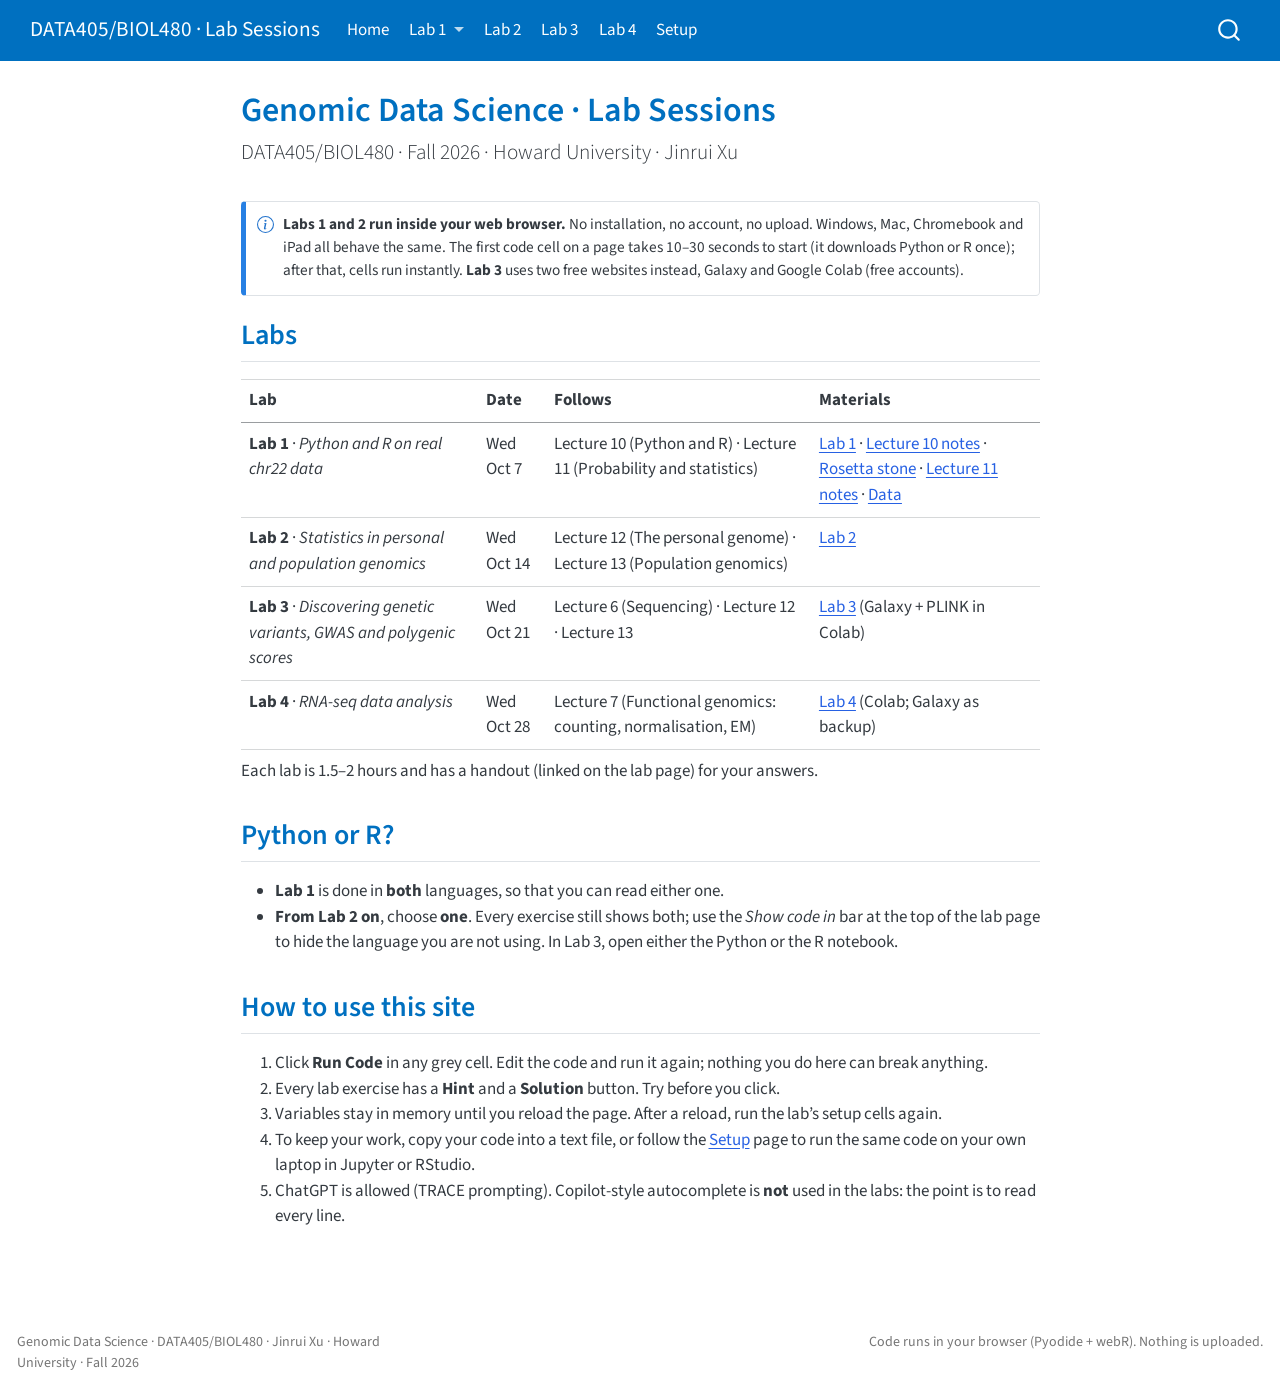
<file: docs/index.html>
<!DOCTYPE html>
<html xmlns="http://www.w3.org/1999/xhtml" lang="en" xml:lang="en"><head>

<meta charset="utf-8">
<meta name="generator" content="quarto-1.7.32">

<meta name="viewport" content="width=device-width, initial-scale=1.0, user-scalable=yes">


<title>Genomic Data Science · Lab Sessions – DATA405/BIOL480 · Lab Sessions</title>
<style>
code{white-space: pre-wrap;}
span.smallcaps{font-variant: small-caps;}
div.columns{display: flex; gap: min(4vw, 1.5em);}
div.column{flex: auto; overflow-x: auto;}
div.hanging-indent{margin-left: 1.5em; text-indent: -1.5em;}
ul.task-list{list-style: none;}
ul.task-list li input[type="checkbox"] {
  width: 0.8em;
  margin: 0 0.8em 0.2em -1em; /* quarto-specific, see https://github.com/quarto-dev/quarto-cli/issues/4556 */ 
  vertical-align: middle;
}
</style>


<script src="site_libs/quarto-nav/quarto-nav.js"></script>
<script src="site_libs/quarto-nav/headroom.min.js"></script>
<script src="site_libs/clipboard/clipboard.min.js"></script>
<script src="site_libs/quarto-search/autocomplete.umd.js"></script>
<script src="site_libs/quarto-search/fuse.min.js"></script>
<script src="site_libs/quarto-search/quarto-search.js"></script>
<meta name="quarto:offset" content="./">
<script src="site_libs/quarto-html/quarto.js" type="module"></script>
<script src="site_libs/quarto-html/tabsets/tabsets.js" type="module"></script>
<script src="site_libs/quarto-html/popper.min.js"></script>
<script src="site_libs/quarto-html/tippy.umd.min.js"></script>
<script src="site_libs/quarto-html/anchor.min.js"></script>
<link href="site_libs/quarto-html/tippy.css" rel="stylesheet">
<link href="site_libs/quarto-html/quarto-syntax-highlighting-37eea08aefeeee20ff55810ff984fec1.css" rel="stylesheet" id="quarto-text-highlighting-styles">
<script src="site_libs/bootstrap/bootstrap.min.js"></script>
<link href="site_libs/bootstrap/bootstrap-icons.css" rel="stylesheet">
<link href="site_libs/bootstrap/bootstrap-c6fe8f099a88ecabc23f33ea3dbd3323.min.css" rel="stylesheet" append-hash="true" id="quarto-bootstrap" data-mode="light">
<script src="site_libs/quarto-contrib/live-runtime/live-runtime.js" type="module"></script>
<link href="site_libs/quarto-contrib/live-runtime/live-runtime.css" rel="stylesheet">
<script id="quarto-search-options" type="application/json">{
  "location": "navbar",
  "copy-button": false,
  "collapse-after": 3,
  "panel-placement": "end",
  "type": "overlay",
  "limit": 50,
  "keyboard-shortcut": [
    "f",
    "/",
    "s"
  ],
  "show-item-context": false,
  "language": {
    "search-no-results-text": "No results",
    "search-matching-documents-text": "matching documents",
    "search-copy-link-title": "Copy link to search",
    "search-hide-matches-text": "Hide additional matches",
    "search-more-match-text": "more match in this document",
    "search-more-matches-text": "more matches in this document",
    "search-clear-button-title": "Clear",
    "search-text-placeholder": "",
    "search-detached-cancel-button-title": "Cancel",
    "search-submit-button-title": "Submit",
    "search-label": "Search"
  }
}</script>
<script type="module" src="site_libs/quarto-ojs/quarto-ojs-runtime.js"></script>
<link href="site_libs/quarto-ojs/quarto-ojs.css" rel="stylesheet">


<link rel="stylesheet" href="styles.css">
</head>

<body class="nav-fixed fullcontent quarto-light">

<div id="quarto-search-results"></div>
  <header id="quarto-header" class="headroom fixed-top">
    <nav class="navbar navbar-expand-lg " data-bs-theme="dark">
      <div class="navbar-container container-fluid">
      <div class="navbar-brand-container mx-auto">
    <a class="navbar-brand" href="./index.html">
    <span class="navbar-title">DATA405/BIOL480 · Lab Sessions</span>
    </a>
  </div>
            <div id="quarto-search" class="" title="Search"></div>
          <button class="navbar-toggler" type="button" data-bs-toggle="collapse" data-bs-target="#navbarCollapse" aria-controls="navbarCollapse" role="menu" aria-expanded="false" aria-label="Toggle navigation" onclick="if (window.quartoToggleHeadroom) { window.quartoToggleHeadroom(); }">
  <span class="navbar-toggler-icon"></span>
</button>
          <div class="collapse navbar-collapse" id="navbarCollapse">
            <ul class="navbar-nav navbar-nav-scroll me-auto">
  <li class="nav-item">
    <a class="nav-link active" href="./index.html" aria-current="page"> 
<span class="menu-text">Home</span></a>
  </li>  
  <li class="nav-item dropdown ">
    <a class="nav-link dropdown-toggle" href="#" id="nav-menu-lab-1" role="link" data-bs-toggle="dropdown" aria-expanded="false">
 <span class="menu-text">Lab 1</span>
    </a>
    <ul class="dropdown-menu" aria-labelledby="nav-menu-lab-1">    
        <li>
    <a class="dropdown-item" href="./lab1.html">
 <span class="dropdown-text">Lab 1 · Python and R on real chr22 data</span></a>
  </li>  
        <li>
    <a class="dropdown-item" href="./notes.html">
 <span class="dropdown-text">Lecture 10 notes</span></a>
  </li>  
        <li>
    <a class="dropdown-item" href="./rosetta.html">
 <span class="dropdown-text">Rosetta stone (Python ↔︎ R)</span></a>
  </li>  
        <li>
    <a class="dropdown-item" href="./stats.html">
 <span class="dropdown-text">Lecture 11 notes</span></a>
  </li>  
        <li>
    <a class="dropdown-item" href="./data.html">
 <span class="dropdown-text">Lab 1 data</span></a>
  </li>  
    </ul>
  </li>
  <li class="nav-item">
    <a class="nav-link" href="./lab2.html"> 
<span class="menu-text">Lab 2</span></a>
  </li>  
  <li class="nav-item">
    <a class="nav-link" href="./lab3.html"> 
<span class="menu-text">Lab 3</span></a>
  </li>  
  <li class="nav-item">
    <a class="nav-link" href="./lab4.html"> 
<span class="menu-text">Lab 4</span></a>
  </li>  
  <li class="nav-item">
    <a class="nav-link" href="./setup.html"> 
<span class="menu-text">Setup</span></a>
  </li>  
</ul>
          </div> <!-- /navcollapse -->
            <div class="quarto-navbar-tools">
</div>
      </div> <!-- /container-fluid -->
    </nav>
</header>
<!-- content -->
<div id="quarto-content" class="quarto-container page-columns page-rows-contents page-layout-article page-navbar">
<!-- sidebar -->
<!-- margin-sidebar -->
    
<!-- main -->
<main class="content" id="quarto-document-content">

<header id="title-block-header" class="quarto-title-block default">
<div class="quarto-title">
<h1 class="title">Genomic Data Science · Lab Sessions</h1>
<p class="subtitle lead">DATA405/BIOL480 · Fall 2026 · Howard University · Jinrui Xu</p>
</div>



<div class="quarto-title-meta">

    
  
    
  </div>
  


</header>


<div class="callout callout-style-simple callout-note">
<div class="callout-body d-flex">
<div class="callout-icon-container">
<i class="callout-icon"></i>
</div>
<div class="callout-body-container">
<p><strong>Labs 1 and 2 run inside your web browser.</strong> No installation, no account, no upload. Windows, Mac, Chromebook and iPad all behave the same. The first code cell on a page takes 10–30 seconds to start (it downloads Python or R once); after that, cells run instantly. <strong>Lab 3</strong> uses two free websites instead, Galaxy and Google Colab (free accounts).</p>
</div>
</div>
</div>
<section id="labs" class="level2">
<h2 class="anchored" data-anchor-id="labs">Labs</h2>
<table class="caption-top table">
<thead>
<tr class="header">
<th>Lab</th>
<th>Date</th>
<th>Follows</th>
<th>Materials</th>
</tr>
</thead>
<tbody>
<tr class="odd">
<td><strong>Lab 1</strong> · <em>Python and R on real chr22 data</em></td>
<td>Wed Oct 7</td>
<td>Lecture 10 (Python and R) · Lecture 11 (Probability and statistics)</td>
<td><a href="./lab1.html">Lab 1</a> · <a href="./notes.html">Lecture 10 notes</a> · <a href="./rosetta.html">Rosetta stone</a> · <a href="./stats.html">Lecture 11 notes</a> · <a href="./data.html">Data</a></td>
</tr>
<tr class="even">
<td><strong>Lab 2</strong> · <em>Statistics in personal and population genomics</em></td>
<td>Wed Oct 14</td>
<td>Lecture 12 (The personal genome) · Lecture 13 (Population genomics)</td>
<td><a href="./lab2.html">Lab 2</a></td>
</tr>
<tr class="odd">
<td><strong>Lab 3</strong> · <em>Discovering genetic variants, GWAS and polygenic scores</em></td>
<td>Wed Oct 21</td>
<td>Lecture 6 (Sequencing) · Lecture 12 · Lecture 13</td>
<td><a href="./lab3.html">Lab 3</a> (Galaxy + PLINK in Colab)</td>
</tr>
<tr class="even">
<td><strong>Lab 4</strong> · <em>RNA-seq data analysis</em></td>
<td>Wed Oct 28</td>
<td>Lecture 7 (Functional genomics: counting, normalisation, EM)</td>
<td><a href="./lab4.html">Lab 4</a> (Colab; Galaxy as backup)</td>
</tr>
</tbody>
</table>
<p>Each lab is 1.5–2 hours and has a handout (linked on the lab page) for your answers.</p>
</section>
<section id="python-or-r" class="level2">
<h2 class="anchored" data-anchor-id="python-or-r">Python or R?</h2>
<ul>
<li><strong>Lab 1</strong> is done in <strong>both</strong> languages, so that you can read either one.</li>
<li><strong>From Lab 2 on</strong>, choose <strong>one</strong>. Every exercise still shows both; use the <em>Show code in</em> bar at the top of the lab page to hide the language you are not using. In Lab 3, open either the Python or the R notebook.</li>
</ul>
</section>
<section id="how-to-use-this-site" class="level2">
<h2 class="anchored" data-anchor-id="how-to-use-this-site">How to use this site</h2>
<ol type="1">
<li>Click <strong>Run Code</strong> in any grey cell. Edit the code and run it again; nothing you do here can break anything.</li>
<li>Every lab exercise has a <strong>Hint</strong> and a <strong>Solution</strong> button. Try before you click.</li>
<li>Variables stay in memory until you reload the page. After a reload, run the lab’s setup cells again.</li>
<li>To keep your work, copy your code into a text file, or follow the <a href="./setup.html">Setup</a> page to run the same code on your own laptop in Jupyter or RStudio.</li>
<li>ChatGPT is allowed (TRACE prompting). Copilot-style autocomplete is <strong>not</strong> used in the labs: the point is to read every line.</li>
</ol>


<script type="ojs-module-contents">
eyJjb250ZW50cyI6W119
</script>
<div id="exercise-loading-indicator" class="exercise-loading-indicator d-none d-flex align-items-center gap-2">
<div id="exercise-loading-status" class="d-flex gap-2">

</div>
<div class="spinner-grow spinner-grow-sm">

</div>
</div>
<script type="vfs-file">
W10=
</script>
</section>

</main> <!-- /main -->
<script>
// Language switch: show Python, R, or both columns. The choice is remembered in this browser.
(function () {
  // Pages marked "both-languages" (Lab 1) always show Python and R, with no switch.
  if (document.body.classList.contains("both-languages")) return;
  const cols = document.querySelectorAll(".two-col > div");
  if (!cols.length) return;
  cols.forEach(d => {
    const tag = d.querySelector(":scope > p > .lang-tag, :scope > .lang-tag, .lang-tag");
    if (tag && tag.classList.contains("py")) d.classList.add("col-py");
    if (tag && tag.classList.contains("r")) d.classList.add("col-r");
  });
  const bar = document.createElement("div");
  bar.className = "lang-switch";
  bar.innerHTML = '<span class="lang-switch-label">Show code in:</span>' +
    '<button type="button" data-lang="py">Python</button>' +
    '<button type="button" data-lang="r">R</button>' +
    '<button type="button" data-lang="both">Both</button>';
  const header = document.querySelector("#title-block-header") || document.querySelector("main h1");
  (header ? header : document.querySelector("main")).insertAdjacentElement(header ? "afterend" : "afterbegin", bar);
  function apply(lang) {
    document.body.classList.remove("show-py", "show-r");
    if (lang === "py") document.body.classList.add("show-py");
    if (lang === "r") document.body.classList.add("show-r");
    bar.querySelectorAll("button").forEach(b => b.classList.toggle("active", b.dataset.lang === lang));
    try { localStorage.setItem("data405-lang", lang); } catch (e) {}
    window.dispatchEvent(new Event("resize"));   // let the code editors redraw at the new width
  }
  bar.addEventListener("click", e => { if (e.target.dataset.lang) apply(e.target.dataset.lang); });
  let saved = "both";
  try { saved = localStorage.getItem("data405-lang") || "both"; } catch (e) {}
  apply(saved);
})();
</script>
<script type="ojs-module-contents">
eyJjb250ZW50cyI6W119
</script>
<script type="module">
if (window.location.protocol === "file:") { alert("The OJS runtime does not work with file:// URLs. Please use a web server to view this document."); }
window._ojs.paths.runtimeToDoc = "../..";
window._ojs.paths.runtimeToRoot = "../..";
window._ojs.paths.docToRoot = "";
window._ojs.selfContained = false;
window._ojs.runtime.interpretFromScriptTags();
</script>
<script id="quarto-html-after-body" type="application/javascript">
  window.document.addEventListener("DOMContentLoaded", function (event) {
    const icon = "";
    const anchorJS = new window.AnchorJS();
    anchorJS.options = {
      placement: 'right',
      icon: icon
    };
    anchorJS.add('.anchored');
    const isCodeAnnotation = (el) => {
      for (const clz of el.classList) {
        if (clz.startsWith('code-annotation-')) {                     
          return true;
        }
      }
      return false;
    }
    const onCopySuccess = function(e) {
      // button target
      const button = e.trigger;
      // don't keep focus
      button.blur();
      // flash "checked"
      button.classList.add('code-copy-button-checked');
      var currentTitle = button.getAttribute("title");
      button.setAttribute("title", "Copied!");
      let tooltip;
      if (window.bootstrap) {
        button.setAttribute("data-bs-toggle", "tooltip");
        button.setAttribute("data-bs-placement", "left");
        button.setAttribute("data-bs-title", "Copied!");
        tooltip = new bootstrap.Tooltip(button, 
          { trigger: "manual", 
            customClass: "code-copy-button-tooltip",
            offset: [0, -8]});
        tooltip.show();    
      }
      setTimeout(function() {
        if (tooltip) {
          tooltip.hide();
          button.removeAttribute("data-bs-title");
          button.removeAttribute("data-bs-toggle");
          button.removeAttribute("data-bs-placement");
        }
        button.setAttribute("title", currentTitle);
        button.classList.remove('code-copy-button-checked');
      }, 1000);
      // clear code selection
      e.clearSelection();
    }
    const getTextToCopy = function(trigger) {
        const codeEl = trigger.previousElementSibling.cloneNode(true);
        for (const childEl of codeEl.children) {
          if (isCodeAnnotation(childEl)) {
            childEl.remove();
          }
        }
        return codeEl.innerText;
    }
    const clipboard = new window.ClipboardJS('.code-copy-button:not([data-in-quarto-modal])', {
      text: getTextToCopy
    });
    clipboard.on('success', onCopySuccess);
    if (window.document.getElementById('quarto-embedded-source-code-modal')) {
      const clipboardModal = new window.ClipboardJS('.code-copy-button[data-in-quarto-modal]', {
        text: getTextToCopy,
        container: window.document.getElementById('quarto-embedded-source-code-modal')
      });
      clipboardModal.on('success', onCopySuccess);
    }
      var localhostRegex = new RegExp(/^(?:http|https):\/\/localhost\:?[0-9]*\//);
      var mailtoRegex = new RegExp(/^mailto:/);
        var filterRegex = new RegExp('/' + window.location.host + '/');
      var isInternal = (href) => {
          return filterRegex.test(href) || localhostRegex.test(href) || mailtoRegex.test(href);
      }
      // Inspect non-navigation links and adorn them if external
     var links = window.document.querySelectorAll('a[href]:not(.nav-link):not(.navbar-brand):not(.toc-action):not(.sidebar-link):not(.sidebar-item-toggle):not(.pagination-link):not(.no-external):not([aria-hidden]):not(.dropdown-item):not(.quarto-navigation-tool):not(.about-link)');
      for (var i=0; i<links.length; i++) {
        const link = links[i];
        if (!isInternal(link.href)) {
          // undo the damage that might have been done by quarto-nav.js in the case of
          // links that we want to consider external
          if (link.dataset.originalHref !== undefined) {
            link.href = link.dataset.originalHref;
          }
        }
      }
    function tippyHover(el, contentFn, onTriggerFn, onUntriggerFn) {
      const config = {
        allowHTML: true,
        maxWidth: 500,
        delay: 100,
        arrow: false,
        appendTo: function(el) {
            return el.parentElement;
        },
        interactive: true,
        interactiveBorder: 10,
        theme: 'quarto',
        placement: 'bottom-start',
      };
      if (contentFn) {
        config.content = contentFn;
      }
      if (onTriggerFn) {
        config.onTrigger = onTriggerFn;
      }
      if (onUntriggerFn) {
        config.onUntrigger = onUntriggerFn;
      }
      window.tippy(el, config); 
    }
    const noterefs = window.document.querySelectorAll('a[role="doc-noteref"]');
    for (var i=0; i<noterefs.length; i++) {
      const ref = noterefs[i];
      tippyHover(ref, function() {
        // use id or data attribute instead here
        let href = ref.getAttribute('data-footnote-href') || ref.getAttribute('href');
        try { href = new URL(href).hash; } catch {}
        const id = href.replace(/^#\/?/, "");
        const note = window.document.getElementById(id);
        if (note) {
          return note.innerHTML;
        } else {
          return "";
        }
      });
    }
    const xrefs = window.document.querySelectorAll('a.quarto-xref');
    const processXRef = (id, note) => {
      // Strip column container classes
      const stripColumnClz = (el) => {
        el.classList.remove("page-full", "page-columns");
        if (el.children) {
          for (const child of el.children) {
            stripColumnClz(child);
          }
        }
      }
      stripColumnClz(note)
      if (id === null || id.startsWith('sec-')) {
        // Special case sections, only their first couple elements
        const container = document.createElement("div");
        if (note.children && note.children.length > 2) {
          container.appendChild(note.children[0].cloneNode(true));
          for (let i = 1; i < note.children.length; i++) {
            const child = note.children[i];
            if (child.tagName === "P" && child.innerText === "") {
              continue;
            } else {
              container.appendChild(child.cloneNode(true));
              break;
            }
          }
          if (window.Quarto?.typesetMath) {
            window.Quarto.typesetMath(container);
          }
          return container.innerHTML
        } else {
          if (window.Quarto?.typesetMath) {
            window.Quarto.typesetMath(note);
          }
          return note.innerHTML;
        }
      } else {
        // Remove any anchor links if they are present
        const anchorLink = note.querySelector('a.anchorjs-link');
        if (anchorLink) {
          anchorLink.remove();
        }
        if (window.Quarto?.typesetMath) {
          window.Quarto.typesetMath(note);
        }
        if (note.classList.contains("callout")) {
          return note.outerHTML;
        } else {
          return note.innerHTML;
        }
      }
    }
    for (var i=0; i<xrefs.length; i++) {
      const xref = xrefs[i];
      tippyHover(xref, undefined, function(instance) {
        instance.disable();
        let url = xref.getAttribute('href');
        let hash = undefined; 
        if (url.startsWith('#')) {
          hash = url;
        } else {
          try { hash = new URL(url).hash; } catch {}
        }
        if (hash) {
          const id = hash.replace(/^#\/?/, "");
          const note = window.document.getElementById(id);
          if (note !== null) {
            try {
              const html = processXRef(id, note.cloneNode(true));
              instance.setContent(html);
            } finally {
              instance.enable();
              instance.show();
            }
          } else {
            // See if we can fetch this
            fetch(url.split('#')[0])
            .then(res => res.text())
            .then(html => {
              const parser = new DOMParser();
              const htmlDoc = parser.parseFromString(html, "text/html");
              const note = htmlDoc.getElementById(id);
              if (note !== null) {
                const html = processXRef(id, note);
                instance.setContent(html);
              } 
            }).finally(() => {
              instance.enable();
              instance.show();
            });
          }
        } else {
          // See if we can fetch a full url (with no hash to target)
          // This is a special case and we should probably do some content thinning / targeting
          fetch(url)
          .then(res => res.text())
          .then(html => {
            const parser = new DOMParser();
            const htmlDoc = parser.parseFromString(html, "text/html");
            const note = htmlDoc.querySelector('main.content');
            if (note !== null) {
              // This should only happen for chapter cross references
              // (since there is no id in the URL)
              // remove the first header
              if (note.children.length > 0 && note.children[0].tagName === "HEADER") {
                note.children[0].remove();
              }
              const html = processXRef(null, note);
              instance.setContent(html);
            } 
          }).finally(() => {
            instance.enable();
            instance.show();
          });
        }
      }, function(instance) {
      });
    }
        let selectedAnnoteEl;
        const selectorForAnnotation = ( cell, annotation) => {
          let cellAttr = 'data-code-cell="' + cell + '"';
          let lineAttr = 'data-code-annotation="' +  annotation + '"';
          const selector = 'span[' + cellAttr + '][' + lineAttr + ']';
          return selector;
        }
        const selectCodeLines = (annoteEl) => {
          const doc = window.document;
          const targetCell = annoteEl.getAttribute("data-target-cell");
          const targetAnnotation = annoteEl.getAttribute("data-target-annotation");
          const annoteSpan = window.document.querySelector(selectorForAnnotation(targetCell, targetAnnotation));
          const lines = annoteSpan.getAttribute("data-code-lines").split(",");
          const lineIds = lines.map((line) => {
            return targetCell + "-" + line;
          })
          let top = null;
          let height = null;
          let parent = null;
          if (lineIds.length > 0) {
              //compute the position of the single el (top and bottom and make a div)
              const el = window.document.getElementById(lineIds[0]);
              top = el.offsetTop;
              height = el.offsetHeight;
              parent = el.parentElement.parentElement;
            if (lineIds.length > 1) {
              const lastEl = window.document.getElementById(lineIds[lineIds.length - 1]);
              const bottom = lastEl.offsetTop + lastEl.offsetHeight;
              height = bottom - top;
            }
            if (top !== null && height !== null && parent !== null) {
              // cook up a div (if necessary) and position it 
              let div = window.document.getElementById("code-annotation-line-highlight");
              if (div === null) {
                div = window.document.createElement("div");
                div.setAttribute("id", "code-annotation-line-highlight");
                div.style.position = 'absolute';
                parent.appendChild(div);
              }
              div.style.top = top - 2 + "px";
              div.style.height = height + 4 + "px";
              div.style.left = 0;
              let gutterDiv = window.document.getElementById("code-annotation-line-highlight-gutter");
              if (gutterDiv === null) {
                gutterDiv = window.document.createElement("div");
                gutterDiv.setAttribute("id", "code-annotation-line-highlight-gutter");
                gutterDiv.style.position = 'absolute';
                const codeCell = window.document.getElementById(targetCell);
                const gutter = codeCell.querySelector('.code-annotation-gutter');
                gutter.appendChild(gutterDiv);
              }
              gutterDiv.style.top = top - 2 + "px";
              gutterDiv.style.height = height + 4 + "px";
            }
            selectedAnnoteEl = annoteEl;
          }
        };
        const unselectCodeLines = () => {
          const elementsIds = ["code-annotation-line-highlight", "code-annotation-line-highlight-gutter"];
          elementsIds.forEach((elId) => {
            const div = window.document.getElementById(elId);
            if (div) {
              div.remove();
            }
          });
          selectedAnnoteEl = undefined;
        };
          // Handle positioning of the toggle
      window.addEventListener(
        "resize",
        throttle(() => {
          elRect = undefined;
          if (selectedAnnoteEl) {
            selectCodeLines(selectedAnnoteEl);
          }
        }, 10)
      );
      function throttle(fn, ms) {
      let throttle = false;
      let timer;
        return (...args) => {
          if(!throttle) { // first call gets through
              fn.apply(this, args);
              throttle = true;
          } else { // all the others get throttled
              if(timer) clearTimeout(timer); // cancel #2
              timer = setTimeout(() => {
                fn.apply(this, args);
                timer = throttle = false;
              }, ms);
          }
        };
      }
        // Attach click handler to the DT
        const annoteDls = window.document.querySelectorAll('dt[data-target-cell]');
        for (const annoteDlNode of annoteDls) {
          annoteDlNode.addEventListener('click', (event) => {
            const clickedEl = event.target;
            if (clickedEl !== selectedAnnoteEl) {
              unselectCodeLines();
              const activeEl = window.document.querySelector('dt[data-target-cell].code-annotation-active');
              if (activeEl) {
                activeEl.classList.remove('code-annotation-active');
              }
              selectCodeLines(clickedEl);
              clickedEl.classList.add('code-annotation-active');
            } else {
              // Unselect the line
              unselectCodeLines();
              clickedEl.classList.remove('code-annotation-active');
            }
          });
        }
    const findCites = (el) => {
      const parentEl = el.parentElement;
      if (parentEl) {
        const cites = parentEl.dataset.cites;
        if (cites) {
          return {
            el,
            cites: cites.split(' ')
          };
        } else {
          return findCites(el.parentElement)
        }
      } else {
        return undefined;
      }
    };
    var bibliorefs = window.document.querySelectorAll('a[role="doc-biblioref"]');
    for (var i=0; i<bibliorefs.length; i++) {
      const ref = bibliorefs[i];
      const citeInfo = findCites(ref);
      if (citeInfo) {
        tippyHover(citeInfo.el, function() {
          var popup = window.document.createElement('div');
          citeInfo.cites.forEach(function(cite) {
            var citeDiv = window.document.createElement('div');
            citeDiv.classList.add('hanging-indent');
            citeDiv.classList.add('csl-entry');
            var biblioDiv = window.document.getElementById('ref-' + cite);
            if (biblioDiv) {
              citeDiv.innerHTML = biblioDiv.innerHTML;
            }
            popup.appendChild(citeDiv);
          });
          return popup.innerHTML;
        });
      }
    }
  });
  </script>
</div> <!-- /content -->
<footer class="footer">
  <div class="nav-footer">
    <div class="nav-footer-left">
<p>Genomic Data Science · DATA405/BIOL480 · Jinrui Xu · Howard University · Fall 2026</p>
</div>   
    <div class="nav-footer-center">
      &nbsp;
    </div>
    <div class="nav-footer-right">
<p>Code runs in your browser (Pyodide + webR). Nothing is uploaded.</p>
</div>
  </div>
</footer>




</body></html>
</file>
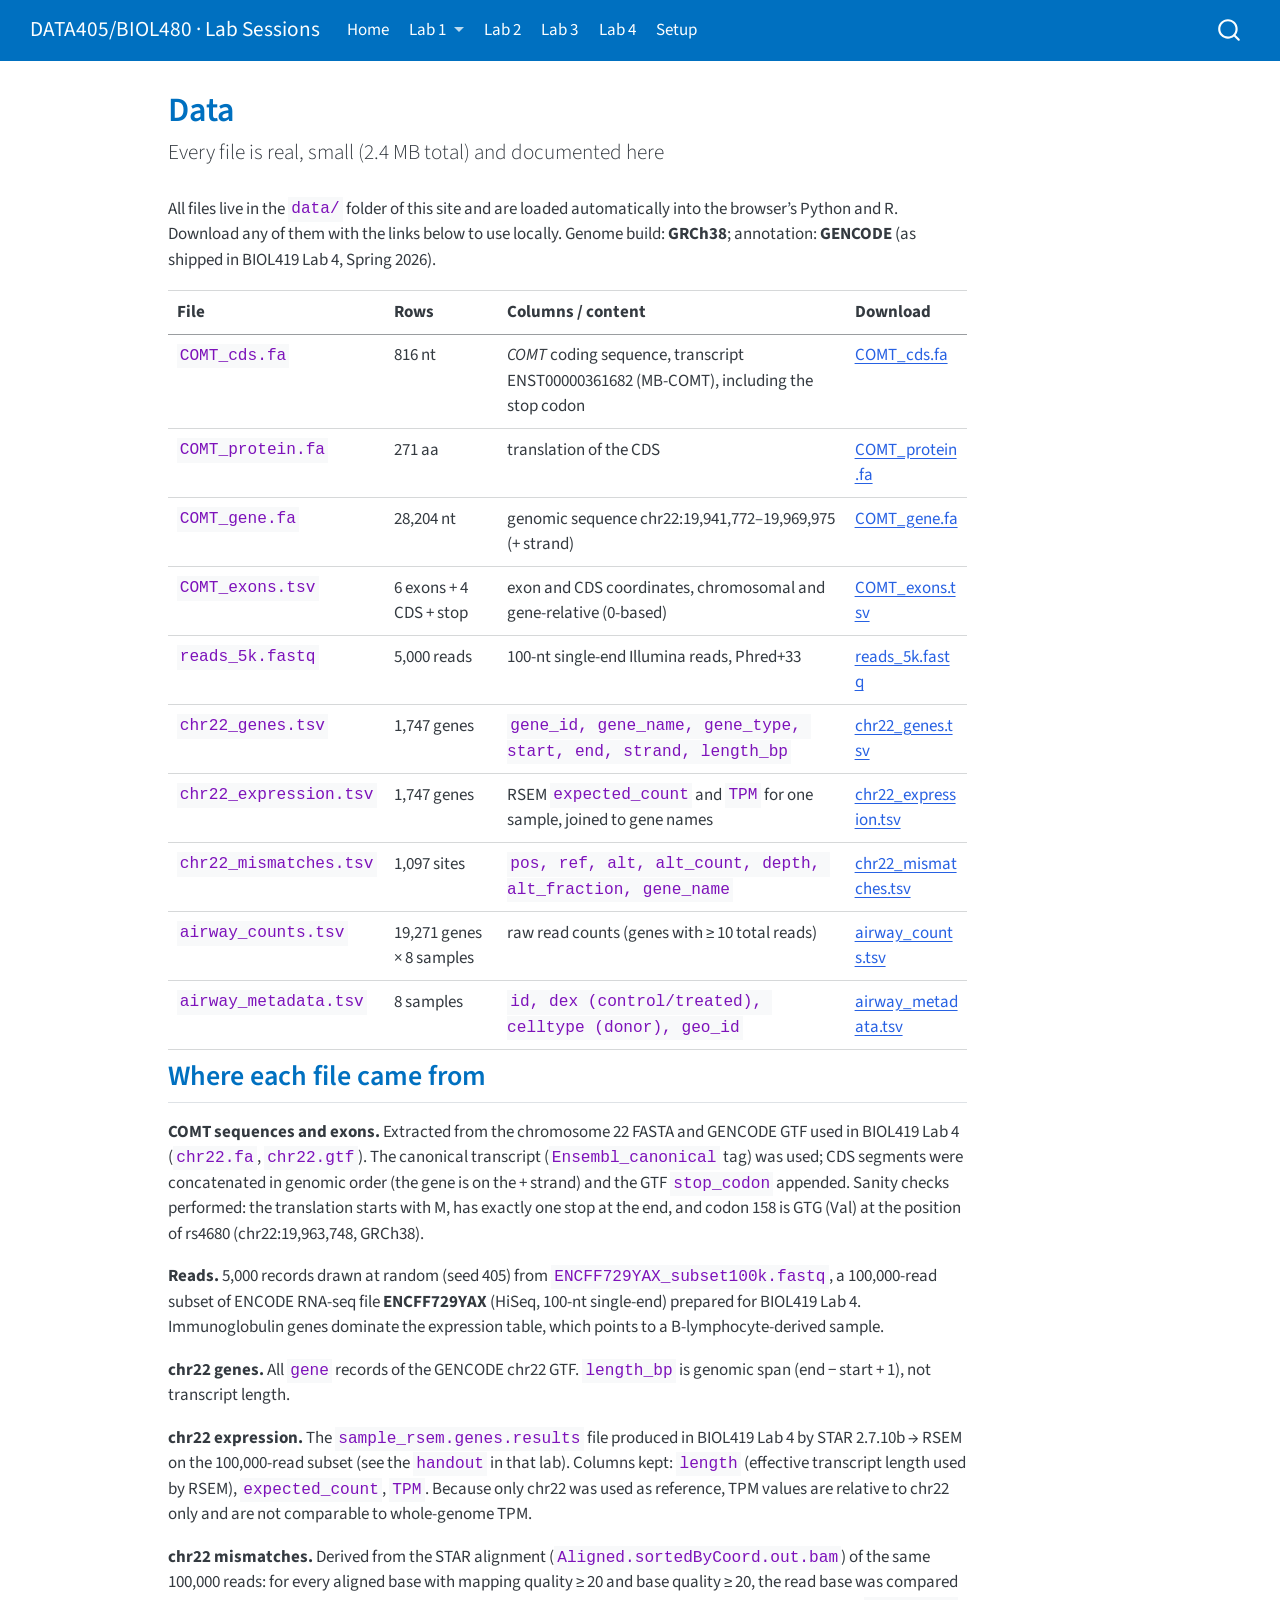
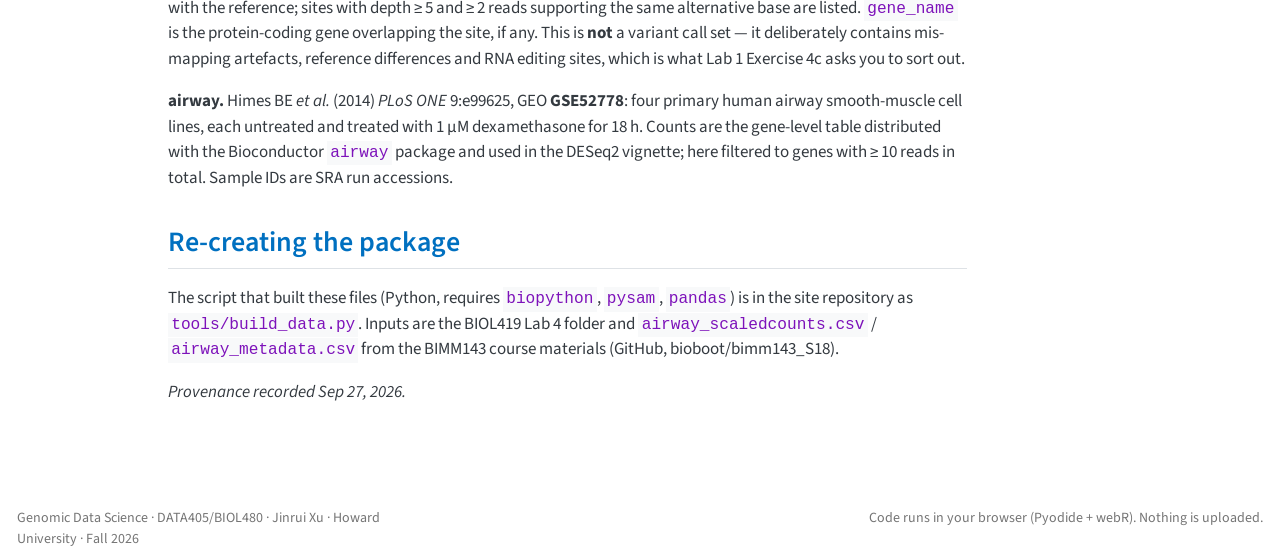
<file: docs/data.html>
<!DOCTYPE html>
<html xmlns="http://www.w3.org/1999/xhtml" lang="en" xml:lang="en"><head>

<meta charset="utf-8">
<meta name="generator" content="quarto-1.7.32">

<meta name="viewport" content="width=device-width, initial-scale=1.0, user-scalable=yes">


<title>Data – DATA405/BIOL480 · Lab Sessions</title>
<style>
code{white-space: pre-wrap;}
span.smallcaps{font-variant: small-caps;}
div.columns{display: flex; gap: min(4vw, 1.5em);}
div.column{flex: auto; overflow-x: auto;}
div.hanging-indent{margin-left: 1.5em; text-indent: -1.5em;}
ul.task-list{list-style: none;}
ul.task-list li input[type="checkbox"] {
  width: 0.8em;
  margin: 0 0.8em 0.2em -1em; /* quarto-specific, see https://github.com/quarto-dev/quarto-cli/issues/4556 */ 
  vertical-align: middle;
}
</style>


<script src="site_libs/quarto-nav/quarto-nav.js"></script>
<script src="site_libs/quarto-nav/headroom.min.js"></script>
<script src="site_libs/clipboard/clipboard.min.js"></script>
<script src="site_libs/quarto-search/autocomplete.umd.js"></script>
<script src="site_libs/quarto-search/fuse.min.js"></script>
<script src="site_libs/quarto-search/quarto-search.js"></script>
<meta name="quarto:offset" content="./">
<script src="site_libs/quarto-html/quarto.js" type="module"></script>
<script src="site_libs/quarto-html/tabsets/tabsets.js" type="module"></script>
<script src="site_libs/quarto-html/popper.min.js"></script>
<script src="site_libs/quarto-html/tippy.umd.min.js"></script>
<script src="site_libs/quarto-html/anchor.min.js"></script>
<link href="site_libs/quarto-html/tippy.css" rel="stylesheet">
<link href="site_libs/quarto-html/quarto-syntax-highlighting-37eea08aefeeee20ff55810ff984fec1.css" rel="stylesheet" id="quarto-text-highlighting-styles">
<script src="site_libs/bootstrap/bootstrap.min.js"></script>
<link href="site_libs/bootstrap/bootstrap-icons.css" rel="stylesheet">
<link href="site_libs/bootstrap/bootstrap-c6fe8f099a88ecabc23f33ea3dbd3323.min.css" rel="stylesheet" append-hash="true" id="quarto-bootstrap" data-mode="light">
<script src="site_libs/quarto-contrib/live-runtime/live-runtime.js" type="module"></script>
<link href="site_libs/quarto-contrib/live-runtime/live-runtime.css" rel="stylesheet">
<script id="quarto-search-options" type="application/json">{
  "location": "navbar",
  "copy-button": false,
  "collapse-after": 3,
  "panel-placement": "end",
  "type": "overlay",
  "limit": 50,
  "keyboard-shortcut": [
    "f",
    "/",
    "s"
  ],
  "show-item-context": false,
  "language": {
    "search-no-results-text": "No results",
    "search-matching-documents-text": "matching documents",
    "search-copy-link-title": "Copy link to search",
    "search-hide-matches-text": "Hide additional matches",
    "search-more-match-text": "more match in this document",
    "search-more-matches-text": "more matches in this document",
    "search-clear-button-title": "Clear",
    "search-text-placeholder": "",
    "search-detached-cancel-button-title": "Cancel",
    "search-submit-button-title": "Submit",
    "search-label": "Search"
  }
}</script>
<script type="module" src="site_libs/quarto-ojs/quarto-ojs-runtime.js"></script>
<link href="site_libs/quarto-ojs/quarto-ojs.css" rel="stylesheet">


<link rel="stylesheet" href="styles.css">
</head>

<body class="nav-fixed both-languages quarto-light">

<div id="quarto-search-results"></div>
  <header id="quarto-header" class="headroom fixed-top">
    <nav class="navbar navbar-expand-lg " data-bs-theme="dark">
      <div class="navbar-container container-fluid">
      <div class="navbar-brand-container mx-auto">
    <a class="navbar-brand" href="./index.html">
    <span class="navbar-title">DATA405/BIOL480 · Lab Sessions</span>
    </a>
  </div>
            <div id="quarto-search" class="" title="Search"></div>
          <button class="navbar-toggler" type="button" data-bs-toggle="collapse" data-bs-target="#navbarCollapse" aria-controls="navbarCollapse" role="menu" aria-expanded="false" aria-label="Toggle navigation" onclick="if (window.quartoToggleHeadroom) { window.quartoToggleHeadroom(); }">
  <span class="navbar-toggler-icon"></span>
</button>
          <div class="collapse navbar-collapse" id="navbarCollapse">
            <ul class="navbar-nav navbar-nav-scroll me-auto">
  <li class="nav-item">
    <a class="nav-link" href="./index.html"> 
<span class="menu-text">Home</span></a>
  </li>  
  <li class="nav-item dropdown ">
    <a class="nav-link dropdown-toggle" href="#" id="nav-menu-lab-1" role="link" data-bs-toggle="dropdown" aria-expanded="false">
 <span class="menu-text">Lab 1</span>
    </a>
    <ul class="dropdown-menu" aria-labelledby="nav-menu-lab-1">    
        <li>
    <a class="dropdown-item" href="./lab1.html">
 <span class="dropdown-text">Lab 1 · Python and R on real chr22 data</span></a>
  </li>  
        <li>
    <a class="dropdown-item" href="./notes.html">
 <span class="dropdown-text">Lecture 10 notes</span></a>
  </li>  
        <li>
    <a class="dropdown-item" href="./rosetta.html">
 <span class="dropdown-text">Rosetta stone (Python ↔︎ R)</span></a>
  </li>  
        <li>
    <a class="dropdown-item" href="./stats.html">
 <span class="dropdown-text">Lecture 11 notes</span></a>
  </li>  
        <li>
    <a class="dropdown-item" href="./data.html">
 <span class="dropdown-text">Lab 1 data</span></a>
  </li>  
    </ul>
  </li>
  <li class="nav-item">
    <a class="nav-link" href="./lab2.html"> 
<span class="menu-text">Lab 2</span></a>
  </li>  
  <li class="nav-item">
    <a class="nav-link" href="./lab3.html"> 
<span class="menu-text">Lab 3</span></a>
  </li>  
  <li class="nav-item">
    <a class="nav-link" href="./lab4.html"> 
<span class="menu-text">Lab 4</span></a>
  </li>  
  <li class="nav-item">
    <a class="nav-link" href="./setup.html"> 
<span class="menu-text">Setup</span></a>
  </li>  
</ul>
          </div> <!-- /navcollapse -->
            <div class="quarto-navbar-tools">
</div>
      </div> <!-- /container-fluid -->
    </nav>
</header>
<!-- content -->
<div id="quarto-content" class="quarto-container page-columns page-rows-contents page-layout-article page-navbar">
<!-- sidebar -->
<!-- margin-sidebar -->
    <div id="quarto-margin-sidebar" class="sidebar margin-sidebar">
        <nav id="TOC" role="doc-toc" class="toc-active">
    <h2 id="toc-title">On this page</h2>
   
  <ul>
  <li><a href="#where-each-file-came-from" id="toc-where-each-file-came-from" class="nav-link active" data-scroll-target="#where-each-file-came-from">Where each file came from</a></li>
  <li><a href="#re-creating-the-package" id="toc-re-creating-the-package" class="nav-link" data-scroll-target="#re-creating-the-package">Re-creating the package</a></li>
  </ul>
</nav>
    </div>
<!-- main -->
<main class="content" id="quarto-document-content">

<header id="title-block-header" class="quarto-title-block default">
<div class="quarto-title">
<h1 class="title">Data</h1>
<p class="subtitle lead">Every file is real, small (2.4 MB total) and documented here</p>
</div>



<div class="quarto-title-meta">

    
  
    
  </div>
  


</header>


<p>All files live in the <code>data/</code> folder of this site and are loaded automatically into the browser’s Python and R. Download any of them with the links below to use locally. Genome build: <strong>GRCh38</strong>; annotation: <strong>GENCODE</strong> (as shipped in BIOL419 Lab 4, Spring 2026).</p>
<table class="caption-top table">
<thead>
<tr class="header">
<th>File</th>
<th>Rows</th>
<th>Columns / content</th>
<th>Download</th>
</tr>
</thead>
<tbody>
<tr class="odd">
<td><code>COMT_cds.fa</code></td>
<td>816 nt</td>
<td><em>COMT</em> coding sequence, transcript ENST00000361682 (MB-COMT), including the stop codon</td>
<td><a href="data/COMT_cds.fa">COMT_cds.fa</a></td>
</tr>
<tr class="even">
<td><code>COMT_protein.fa</code></td>
<td>271 aa</td>
<td>translation of the CDS</td>
<td><a href="data/COMT_protein.fa">COMT_protein.fa</a></td>
</tr>
<tr class="odd">
<td><code>COMT_gene.fa</code></td>
<td>28,204 nt</td>
<td>genomic sequence chr22:19,941,772–19,969,975 (+ strand)</td>
<td><a href="data/COMT_gene.fa">COMT_gene.fa</a></td>
</tr>
<tr class="even">
<td><code>COMT_exons.tsv</code></td>
<td>6 exons + 4 CDS + stop</td>
<td>exon and CDS coordinates, chromosomal and gene-relative (0-based)</td>
<td><a href="data/COMT_exons.tsv">COMT_exons.tsv</a></td>
</tr>
<tr class="odd">
<td><code>reads_5k.fastq</code></td>
<td>5,000 reads</td>
<td>100-nt single-end Illumina reads, Phred+33</td>
<td><a href="data/reads_5k.fastq">reads_5k.fastq</a></td>
</tr>
<tr class="even">
<td><code>chr22_genes.tsv</code></td>
<td>1,747 genes</td>
<td><code>gene_id, gene_name, gene_type, start, end, strand, length_bp</code></td>
<td><a href="data/chr22_genes.tsv">chr22_genes.tsv</a></td>
</tr>
<tr class="odd">
<td><code>chr22_expression.tsv</code></td>
<td>1,747 genes</td>
<td>RSEM <code>expected_count</code> and <code>TPM</code> for one sample, joined to gene names</td>
<td><a href="data/chr22_expression.tsv">chr22_expression.tsv</a></td>
</tr>
<tr class="even">
<td><code>chr22_mismatches.tsv</code></td>
<td>1,097 sites</td>
<td><code>pos, ref, alt, alt_count, depth, alt_fraction, gene_name</code></td>
<td><a href="data/chr22_mismatches.tsv">chr22_mismatches.tsv</a></td>
</tr>
<tr class="odd">
<td><code>airway_counts.tsv</code></td>
<td>19,271 genes × 8 samples</td>
<td>raw read counts (genes with ≥ 10 total reads)</td>
<td><a href="data/airway_counts.tsv">airway_counts.tsv</a></td>
</tr>
<tr class="even">
<td><code>airway_metadata.tsv</code></td>
<td>8 samples</td>
<td><code>id, dex (control/treated), celltype (donor), geo_id</code></td>
<td><a href="data/airway_metadata.tsv">airway_metadata.tsv</a></td>
</tr>
</tbody>
</table>
<section id="where-each-file-came-from" class="level2">
<h2 class="anchored" data-anchor-id="where-each-file-came-from">Where each file came from</h2>
<p><strong>COMT sequences and exons.</strong> Extracted from the chromosome 22 FASTA and GENCODE GTF used in BIOL419 Lab 4 (<code>chr22.fa</code>, <code>chr22.gtf</code>). The canonical transcript (<code>Ensembl_canonical</code> tag) was used; CDS segments were concatenated in genomic order (the gene is on the + strand) and the GTF <code>stop_codon</code> appended. Sanity checks performed: the translation starts with M, has exactly one stop at the end, and codon 158 is GTG (Val) at the position of rs4680 (chr22:19,963,748, GRCh38).</p>
<p><strong>Reads.</strong> 5,000 records drawn at random (seed 405) from <code>ENCFF729YAX_subset100k.fastq</code>, a 100,000-read subset of ENCODE RNA-seq file <strong>ENCFF729YAX</strong> (HiSeq, 100-nt single-end) prepared for BIOL419 Lab 4. Immunoglobulin genes dominate the expression table, which points to a B-lymphocyte-derived sample.</p>
<p><strong>chr22 genes.</strong> All <code>gene</code> records of the GENCODE chr22 GTF. <code>length_bp</code> is genomic span (end − start + 1), not transcript length.</p>
<p><strong>chr22 expression.</strong> The <code>sample_rsem.genes.results</code> file produced in BIOL419 Lab 4 by STAR 2.7.10b → RSEM on the 100,000-read subset (see the <code>handout</code> in that lab). Columns kept: <code>length</code> (effective transcript length used by RSEM), <code>expected_count</code>, <code>TPM</code>. Because only chr22 was used as reference, TPM values are relative to chr22 only and are not comparable to whole-genome TPM.</p>
<p><strong>chr22 mismatches.</strong> Derived from the STAR alignment (<code>Aligned.sortedByCoord.out.bam</code>) of the same 100,000 reads: for every aligned base with mapping quality ≥ 20 and base quality ≥ 20, the read base was compared with the reference; sites with depth ≥ 5 and ≥ 2 reads supporting the same alternative base are listed. <code>gene_name</code> is the protein-coding gene overlapping the site, if any. This is <strong>not</strong> a variant call set — it deliberately contains mis-mapping artefacts, reference differences and RNA editing sites, which is what Lab 1 Exercise 4c asks you to sort out.</p>
<p><strong>airway.</strong> Himes BE <em>et al.</em> (2014) <em>PLoS ONE</em> 9:e99625, GEO <strong>GSE52778</strong>: four primary human airway smooth-muscle cell lines, each untreated and treated with 1 µM dexamethasone for 18 h. Counts are the gene-level table distributed with the Bioconductor <code>airway</code> package and used in the DESeq2 vignette; here filtered to genes with ≥ 10 reads in total. Sample IDs are SRA run accessions.</p>
</section>
<section id="re-creating-the-package" class="level2">
<h2 class="anchored" data-anchor-id="re-creating-the-package">Re-creating the package</h2>
<p>The script that built these files (Python, requires <code>biopython</code>, <code>pysam</code>, <code>pandas</code>) is in the site repository as <code>tools/build_data.py</code>. Inputs are the BIOL419 Lab 4 folder and <code>airway_scaledcounts.csv</code> / <code>airway_metadata.csv</code> from the BIMM143 course materials (GitHub, bioboot/bimm143_S18).</p>
<p><em>Provenance recorded Sep 27, 2026.</em></p>


<script type="ojs-module-contents">
eyJjb250ZW50cyI6W119
</script>
<div id="exercise-loading-indicator" class="exercise-loading-indicator d-none d-flex align-items-center gap-2">
<div id="exercise-loading-status" class="d-flex gap-2">

</div>
<div class="spinner-grow spinner-grow-sm">

</div>
</div>
<script type="vfs-file">
W10=
</script>
</section>

</main> <!-- /main -->
<script>
// Language switch: show Python, R, or both columns. The choice is remembered in this browser.
(function () {
  // Pages marked "both-languages" (Lab 1) always show Python and R, with no switch.
  if (document.body.classList.contains("both-languages")) return;
  const cols = document.querySelectorAll(".two-col > div");
  if (!cols.length) return;
  cols.forEach(d => {
    const tag = d.querySelector(":scope > p > .lang-tag, :scope > .lang-tag, .lang-tag");
    if (tag && tag.classList.contains("py")) d.classList.add("col-py");
    if (tag && tag.classList.contains("r")) d.classList.add("col-r");
  });
  const bar = document.createElement("div");
  bar.className = "lang-switch";
  bar.innerHTML = '<span class="lang-switch-label">Show code in:</span>' +
    '<button type="button" data-lang="py">Python</button>' +
    '<button type="button" data-lang="r">R</button>' +
    '<button type="button" data-lang="both">Both</button>';
  const header = document.querySelector("#title-block-header") || document.querySelector("main h1");
  (header ? header : document.querySelector("main")).insertAdjacentElement(header ? "afterend" : "afterbegin", bar);
  function apply(lang) {
    document.body.classList.remove("show-py", "show-r");
    if (lang === "py") document.body.classList.add("show-py");
    if (lang === "r") document.body.classList.add("show-r");
    bar.querySelectorAll("button").forEach(b => b.classList.toggle("active", b.dataset.lang === lang));
    try { localStorage.setItem("data405-lang", lang); } catch (e) {}
    window.dispatchEvent(new Event("resize"));   // let the code editors redraw at the new width
  }
  bar.addEventListener("click", e => { if (e.target.dataset.lang) apply(e.target.dataset.lang); });
  let saved = "both";
  try { saved = localStorage.getItem("data405-lang") || "both"; } catch (e) {}
  apply(saved);
})();
</script>
<script type="ojs-module-contents">
eyJjb250ZW50cyI6W119
</script>
<script type="module">
if (window.location.protocol === "file:") { alert("The OJS runtime does not work with file:// URLs. Please use a web server to view this document."); }
window._ojs.paths.runtimeToDoc = "../..";
window._ojs.paths.runtimeToRoot = "../..";
window._ojs.paths.docToRoot = "";
window._ojs.selfContained = false;
window._ojs.runtime.interpretFromScriptTags();
</script>
<script id="quarto-html-after-body" type="application/javascript">
  window.document.addEventListener("DOMContentLoaded", function (event) {
    const icon = "";
    const anchorJS = new window.AnchorJS();
    anchorJS.options = {
      placement: 'right',
      icon: icon
    };
    anchorJS.add('.anchored');
    const isCodeAnnotation = (el) => {
      for (const clz of el.classList) {
        if (clz.startsWith('code-annotation-')) {                     
          return true;
        }
      }
      return false;
    }
    const onCopySuccess = function(e) {
      // button target
      const button = e.trigger;
      // don't keep focus
      button.blur();
      // flash "checked"
      button.classList.add('code-copy-button-checked');
      var currentTitle = button.getAttribute("title");
      button.setAttribute("title", "Copied!");
      let tooltip;
      if (window.bootstrap) {
        button.setAttribute("data-bs-toggle", "tooltip");
        button.setAttribute("data-bs-placement", "left");
        button.setAttribute("data-bs-title", "Copied!");
        tooltip = new bootstrap.Tooltip(button, 
          { trigger: "manual", 
            customClass: "code-copy-button-tooltip",
            offset: [0, -8]});
        tooltip.show();    
      }
      setTimeout(function() {
        if (tooltip) {
          tooltip.hide();
          button.removeAttribute("data-bs-title");
          button.removeAttribute("data-bs-toggle");
          button.removeAttribute("data-bs-placement");
        }
        button.setAttribute("title", currentTitle);
        button.classList.remove('code-copy-button-checked');
      }, 1000);
      // clear code selection
      e.clearSelection();
    }
    const getTextToCopy = function(trigger) {
        const codeEl = trigger.previousElementSibling.cloneNode(true);
        for (const childEl of codeEl.children) {
          if (isCodeAnnotation(childEl)) {
            childEl.remove();
          }
        }
        return codeEl.innerText;
    }
    const clipboard = new window.ClipboardJS('.code-copy-button:not([data-in-quarto-modal])', {
      text: getTextToCopy
    });
    clipboard.on('success', onCopySuccess);
    if (window.document.getElementById('quarto-embedded-source-code-modal')) {
      const clipboardModal = new window.ClipboardJS('.code-copy-button[data-in-quarto-modal]', {
        text: getTextToCopy,
        container: window.document.getElementById('quarto-embedded-source-code-modal')
      });
      clipboardModal.on('success', onCopySuccess);
    }
      var localhostRegex = new RegExp(/^(?:http|https):\/\/localhost\:?[0-9]*\//);
      var mailtoRegex = new RegExp(/^mailto:/);
        var filterRegex = new RegExp('/' + window.location.host + '/');
      var isInternal = (href) => {
          return filterRegex.test(href) || localhostRegex.test(href) || mailtoRegex.test(href);
      }
      // Inspect non-navigation links and adorn them if external
     var links = window.document.querySelectorAll('a[href]:not(.nav-link):not(.navbar-brand):not(.toc-action):not(.sidebar-link):not(.sidebar-item-toggle):not(.pagination-link):not(.no-external):not([aria-hidden]):not(.dropdown-item):not(.quarto-navigation-tool):not(.about-link)');
      for (var i=0; i<links.length; i++) {
        const link = links[i];
        if (!isInternal(link.href)) {
          // undo the damage that might have been done by quarto-nav.js in the case of
          // links that we want to consider external
          if (link.dataset.originalHref !== undefined) {
            link.href = link.dataset.originalHref;
          }
        }
      }
    function tippyHover(el, contentFn, onTriggerFn, onUntriggerFn) {
      const config = {
        allowHTML: true,
        maxWidth: 500,
        delay: 100,
        arrow: false,
        appendTo: function(el) {
            return el.parentElement;
        },
        interactive: true,
        interactiveBorder: 10,
        theme: 'quarto',
        placement: 'bottom-start',
      };
      if (contentFn) {
        config.content = contentFn;
      }
      if (onTriggerFn) {
        config.onTrigger = onTriggerFn;
      }
      if (onUntriggerFn) {
        config.onUntrigger = onUntriggerFn;
      }
      window.tippy(el, config); 
    }
    const noterefs = window.document.querySelectorAll('a[role="doc-noteref"]');
    for (var i=0; i<noterefs.length; i++) {
      const ref = noterefs[i];
      tippyHover(ref, function() {
        // use id or data attribute instead here
        let href = ref.getAttribute('data-footnote-href') || ref.getAttribute('href');
        try { href = new URL(href).hash; } catch {}
        const id = href.replace(/^#\/?/, "");
        const note = window.document.getElementById(id);
        if (note) {
          return note.innerHTML;
        } else {
          return "";
        }
      });
    }
    const xrefs = window.document.querySelectorAll('a.quarto-xref');
    const processXRef = (id, note) => {
      // Strip column container classes
      const stripColumnClz = (el) => {
        el.classList.remove("page-full", "page-columns");
        if (el.children) {
          for (const child of el.children) {
            stripColumnClz(child);
          }
        }
      }
      stripColumnClz(note)
      if (id === null || id.startsWith('sec-')) {
        // Special case sections, only their first couple elements
        const container = document.createElement("div");
        if (note.children && note.children.length > 2) {
          container.appendChild(note.children[0].cloneNode(true));
          for (let i = 1; i < note.children.length; i++) {
            const child = note.children[i];
            if (child.tagName === "P" && child.innerText === "") {
              continue;
            } else {
              container.appendChild(child.cloneNode(true));
              break;
            }
          }
          if (window.Quarto?.typesetMath) {
            window.Quarto.typesetMath(container);
          }
          return container.innerHTML
        } else {
          if (window.Quarto?.typesetMath) {
            window.Quarto.typesetMath(note);
          }
          return note.innerHTML;
        }
      } else {
        // Remove any anchor links if they are present
        const anchorLink = note.querySelector('a.anchorjs-link');
        if (anchorLink) {
          anchorLink.remove();
        }
        if (window.Quarto?.typesetMath) {
          window.Quarto.typesetMath(note);
        }
        if (note.classList.contains("callout")) {
          return note.outerHTML;
        } else {
          return note.innerHTML;
        }
      }
    }
    for (var i=0; i<xrefs.length; i++) {
      const xref = xrefs[i];
      tippyHover(xref, undefined, function(instance) {
        instance.disable();
        let url = xref.getAttribute('href');
        let hash = undefined; 
        if (url.startsWith('#')) {
          hash = url;
        } else {
          try { hash = new URL(url).hash; } catch {}
        }
        if (hash) {
          const id = hash.replace(/^#\/?/, "");
          const note = window.document.getElementById(id);
          if (note !== null) {
            try {
              const html = processXRef(id, note.cloneNode(true));
              instance.setContent(html);
            } finally {
              instance.enable();
              instance.show();
            }
          } else {
            // See if we can fetch this
            fetch(url.split('#')[0])
            .then(res => res.text())
            .then(html => {
              const parser = new DOMParser();
              const htmlDoc = parser.parseFromString(html, "text/html");
              const note = htmlDoc.getElementById(id);
              if (note !== null) {
                const html = processXRef(id, note);
                instance.setContent(html);
              } 
            }).finally(() => {
              instance.enable();
              instance.show();
            });
          }
        } else {
          // See if we can fetch a full url (with no hash to target)
          // This is a special case and we should probably do some content thinning / targeting
          fetch(url)
          .then(res => res.text())
          .then(html => {
            const parser = new DOMParser();
            const htmlDoc = parser.parseFromString(html, "text/html");
            const note = htmlDoc.querySelector('main.content');
            if (note !== null) {
              // This should only happen for chapter cross references
              // (since there is no id in the URL)
              // remove the first header
              if (note.children.length > 0 && note.children[0].tagName === "HEADER") {
                note.children[0].remove();
              }
              const html = processXRef(null, note);
              instance.setContent(html);
            } 
          }).finally(() => {
            instance.enable();
            instance.show();
          });
        }
      }, function(instance) {
      });
    }
        let selectedAnnoteEl;
        const selectorForAnnotation = ( cell, annotation) => {
          let cellAttr = 'data-code-cell="' + cell + '"';
          let lineAttr = 'data-code-annotation="' +  annotation + '"';
          const selector = 'span[' + cellAttr + '][' + lineAttr + ']';
          return selector;
        }
        const selectCodeLines = (annoteEl) => {
          const doc = window.document;
          const targetCell = annoteEl.getAttribute("data-target-cell");
          const targetAnnotation = annoteEl.getAttribute("data-target-annotation");
          const annoteSpan = window.document.querySelector(selectorForAnnotation(targetCell, targetAnnotation));
          const lines = annoteSpan.getAttribute("data-code-lines").split(",");
          const lineIds = lines.map((line) => {
            return targetCell + "-" + line;
          })
          let top = null;
          let height = null;
          let parent = null;
          if (lineIds.length > 0) {
              //compute the position of the single el (top and bottom and make a div)
              const el = window.document.getElementById(lineIds[0]);
              top = el.offsetTop;
              height = el.offsetHeight;
              parent = el.parentElement.parentElement;
            if (lineIds.length > 1) {
              const lastEl = window.document.getElementById(lineIds[lineIds.length - 1]);
              const bottom = lastEl.offsetTop + lastEl.offsetHeight;
              height = bottom - top;
            }
            if (top !== null && height !== null && parent !== null) {
              // cook up a div (if necessary) and position it 
              let div = window.document.getElementById("code-annotation-line-highlight");
              if (div === null) {
                div = window.document.createElement("div");
                div.setAttribute("id", "code-annotation-line-highlight");
                div.style.position = 'absolute';
                parent.appendChild(div);
              }
              div.style.top = top - 2 + "px";
              div.style.height = height + 4 + "px";
              div.style.left = 0;
              let gutterDiv = window.document.getElementById("code-annotation-line-highlight-gutter");
              if (gutterDiv === null) {
                gutterDiv = window.document.createElement("div");
                gutterDiv.setAttribute("id", "code-annotation-line-highlight-gutter");
                gutterDiv.style.position = 'absolute';
                const codeCell = window.document.getElementById(targetCell);
                const gutter = codeCell.querySelector('.code-annotation-gutter');
                gutter.appendChild(gutterDiv);
              }
              gutterDiv.style.top = top - 2 + "px";
              gutterDiv.style.height = height + 4 + "px";
            }
            selectedAnnoteEl = annoteEl;
          }
        };
        const unselectCodeLines = () => {
          const elementsIds = ["code-annotation-line-highlight", "code-annotation-line-highlight-gutter"];
          elementsIds.forEach((elId) => {
            const div = window.document.getElementById(elId);
            if (div) {
              div.remove();
            }
          });
          selectedAnnoteEl = undefined;
        };
          // Handle positioning of the toggle
      window.addEventListener(
        "resize",
        throttle(() => {
          elRect = undefined;
          if (selectedAnnoteEl) {
            selectCodeLines(selectedAnnoteEl);
          }
        }, 10)
      );
      function throttle(fn, ms) {
      let throttle = false;
      let timer;
        return (...args) => {
          if(!throttle) { // first call gets through
              fn.apply(this, args);
              throttle = true;
          } else { // all the others get throttled
              if(timer) clearTimeout(timer); // cancel #2
              timer = setTimeout(() => {
                fn.apply(this, args);
                timer = throttle = false;
              }, ms);
          }
        };
      }
        // Attach click handler to the DT
        const annoteDls = window.document.querySelectorAll('dt[data-target-cell]');
        for (const annoteDlNode of annoteDls) {
          annoteDlNode.addEventListener('click', (event) => {
            const clickedEl = event.target;
            if (clickedEl !== selectedAnnoteEl) {
              unselectCodeLines();
              const activeEl = window.document.querySelector('dt[data-target-cell].code-annotation-active');
              if (activeEl) {
                activeEl.classList.remove('code-annotation-active');
              }
              selectCodeLines(clickedEl);
              clickedEl.classList.add('code-annotation-active');
            } else {
              // Unselect the line
              unselectCodeLines();
              clickedEl.classList.remove('code-annotation-active');
            }
          });
        }
    const findCites = (el) => {
      const parentEl = el.parentElement;
      if (parentEl) {
        const cites = parentEl.dataset.cites;
        if (cites) {
          return {
            el,
            cites: cites.split(' ')
          };
        } else {
          return findCites(el.parentElement)
        }
      } else {
        return undefined;
      }
    };
    var bibliorefs = window.document.querySelectorAll('a[role="doc-biblioref"]');
    for (var i=0; i<bibliorefs.length; i++) {
      const ref = bibliorefs[i];
      const citeInfo = findCites(ref);
      if (citeInfo) {
        tippyHover(citeInfo.el, function() {
          var popup = window.document.createElement('div');
          citeInfo.cites.forEach(function(cite) {
            var citeDiv = window.document.createElement('div');
            citeDiv.classList.add('hanging-indent');
            citeDiv.classList.add('csl-entry');
            var biblioDiv = window.document.getElementById('ref-' + cite);
            if (biblioDiv) {
              citeDiv.innerHTML = biblioDiv.innerHTML;
            }
            popup.appendChild(citeDiv);
          });
          return popup.innerHTML;
        });
      }
    }
  });
  </script>
</div> <!-- /content -->
<footer class="footer">
  <div class="nav-footer">
    <div class="nav-footer-left">
<p>Genomic Data Science · DATA405/BIOL480 · Jinrui Xu · Howard University · Fall 2026</p>
</div>   
    <div class="nav-footer-center">
      &nbsp;
    </div>
    <div class="nav-footer-right">
<p>Code runs in your browser (Pyodide + webR). Nothing is uploaded.</p>
</div>
  </div>
</footer>




</body></html>
</file>
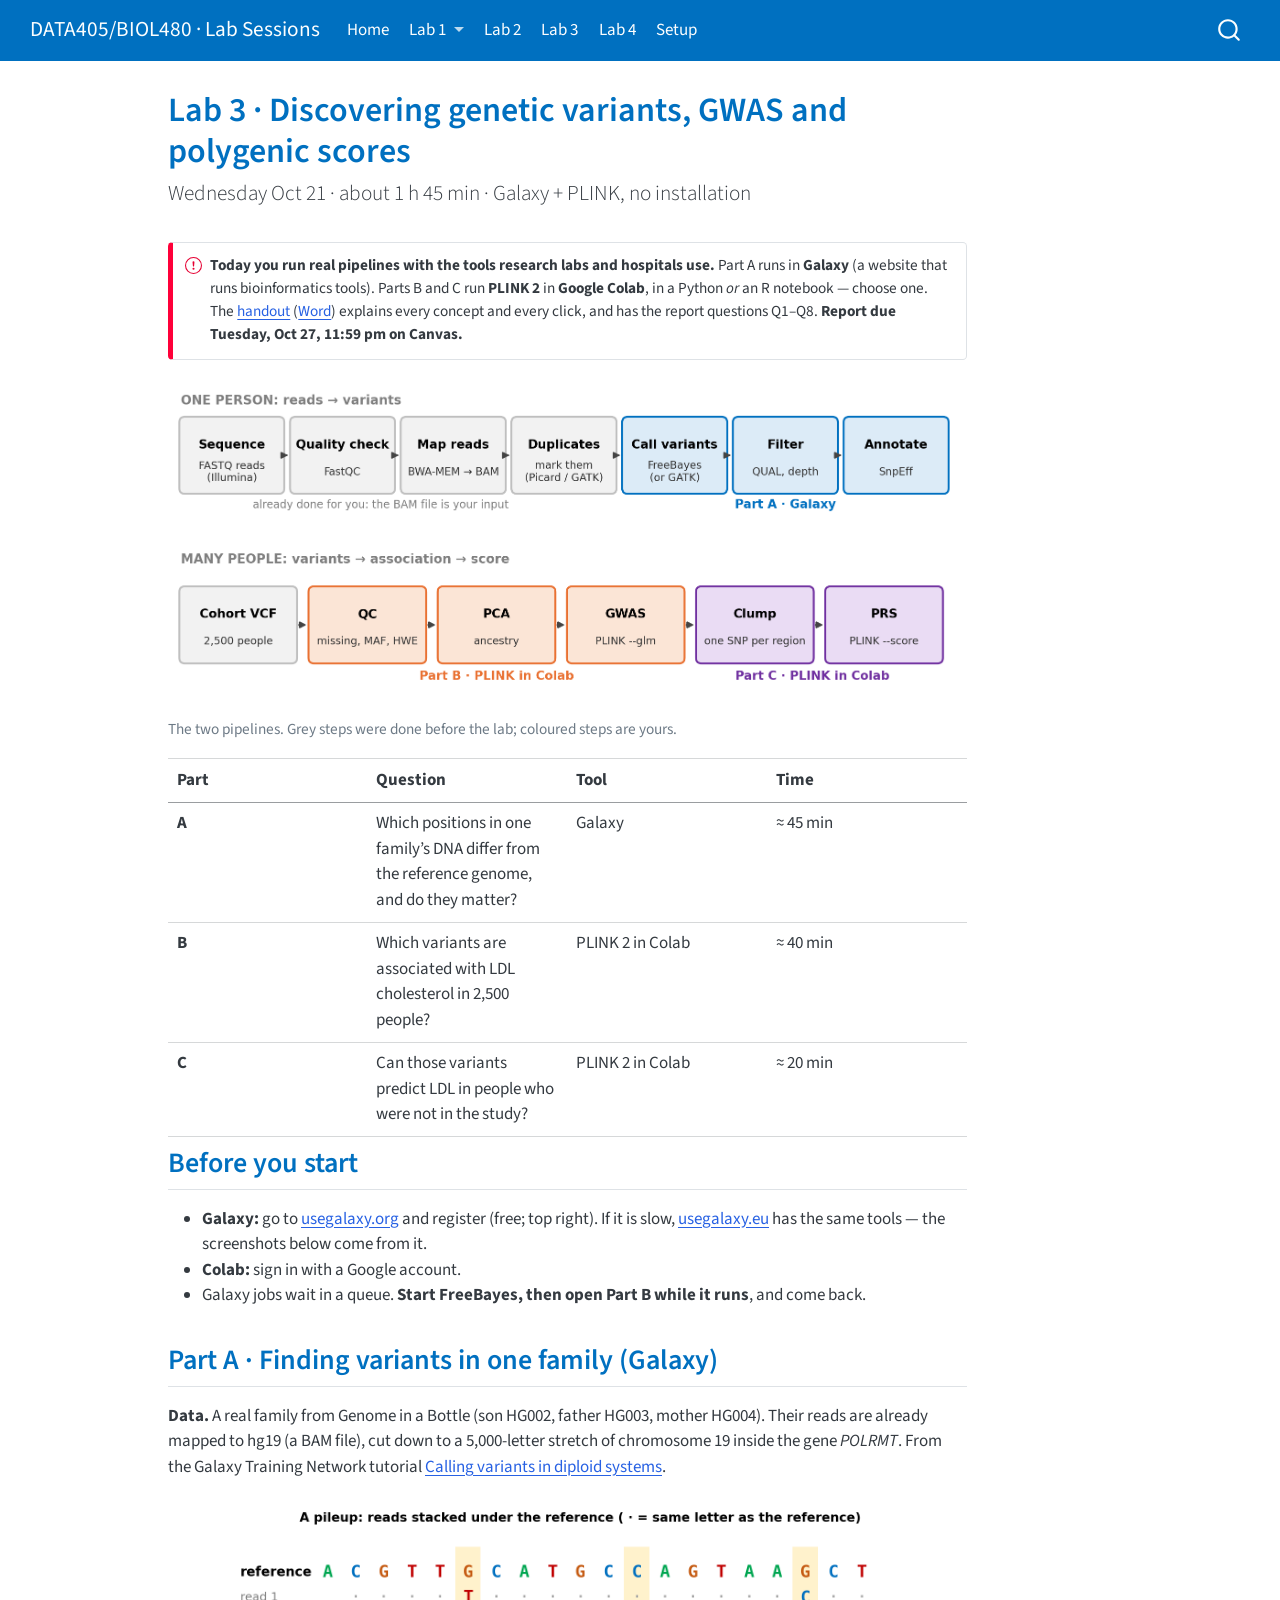
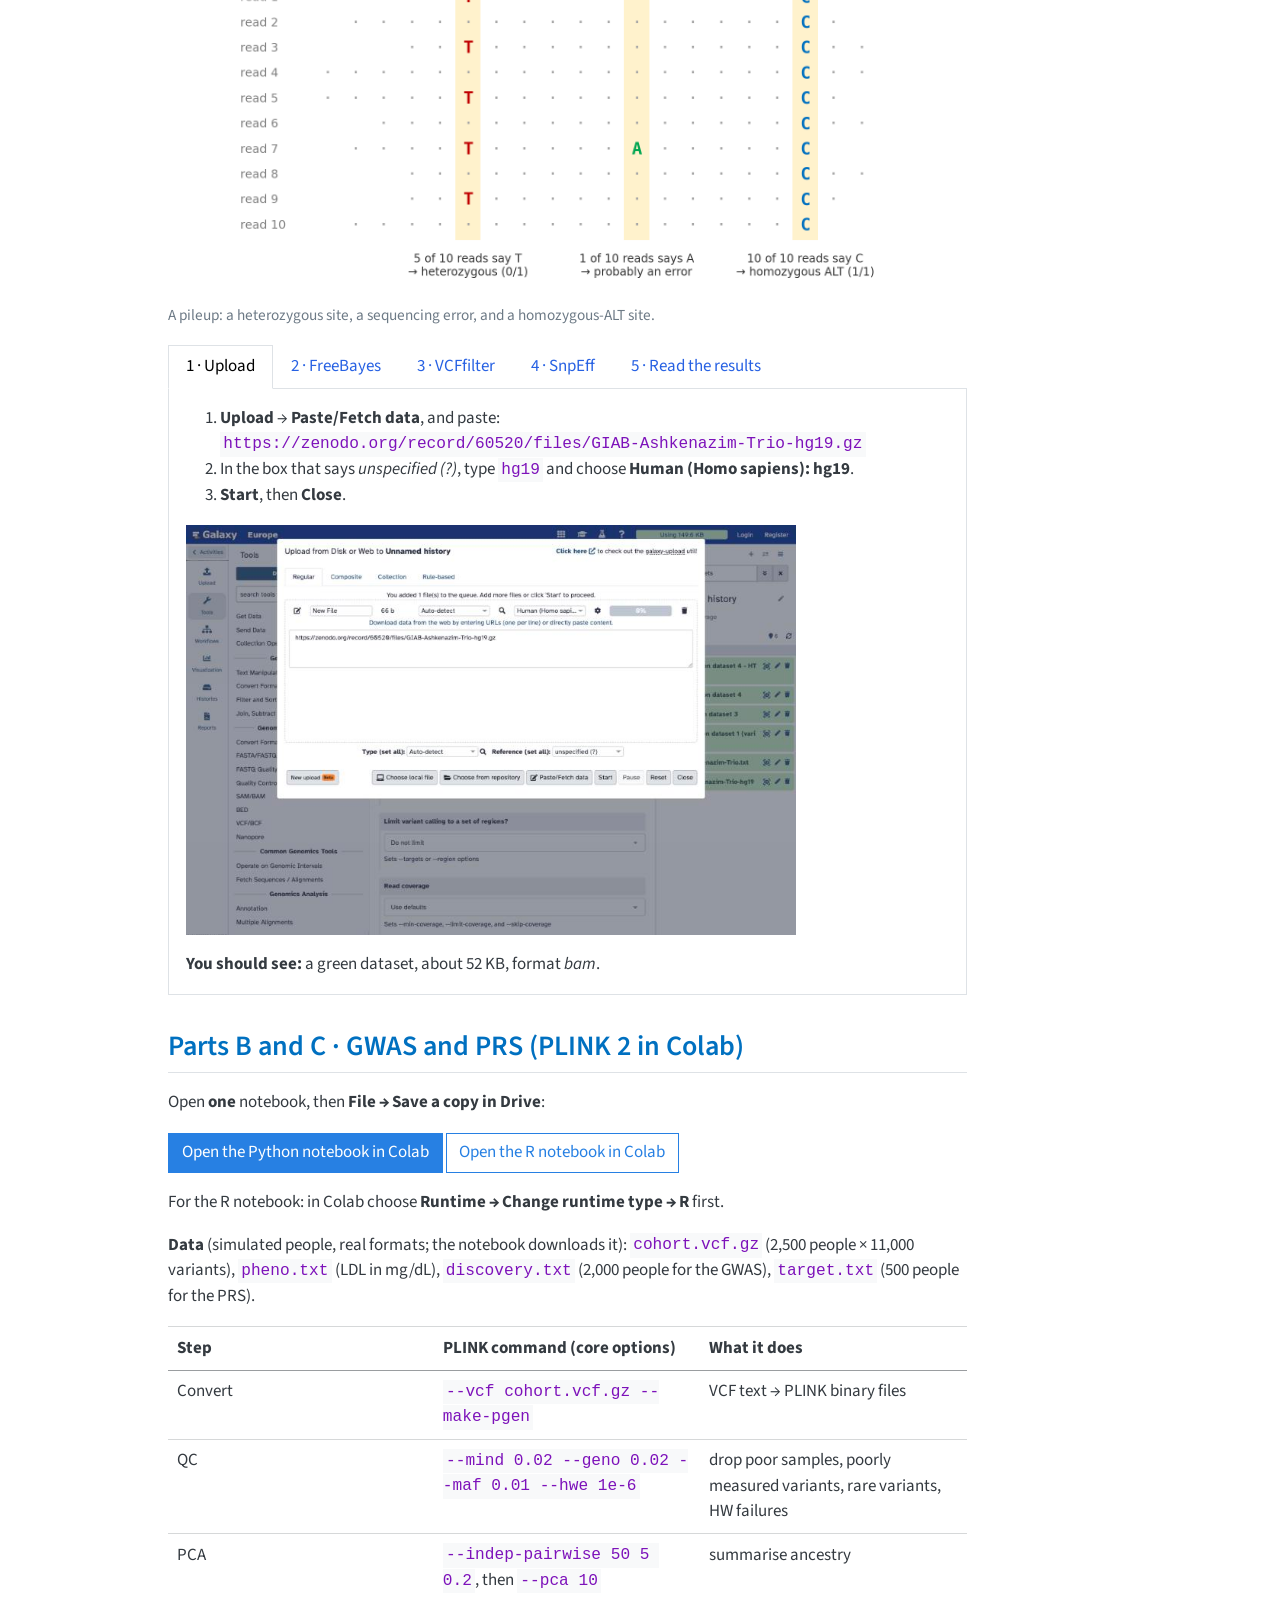
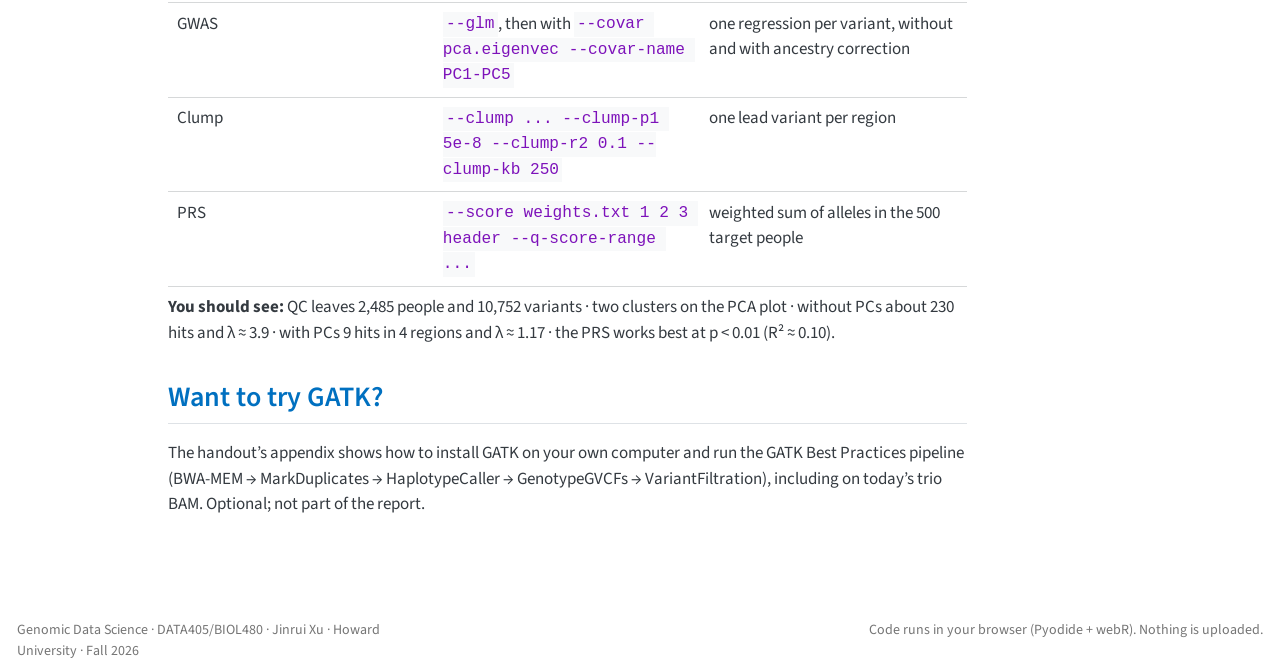
<file: docs/lab3.html>
<!DOCTYPE html>
<html xmlns="http://www.w3.org/1999/xhtml" lang="en" xml:lang="en"><head>

<meta charset="utf-8">
<meta name="generator" content="quarto-1.7.32">

<meta name="viewport" content="width=device-width, initial-scale=1.0, user-scalable=yes">


<title>Lab 3 · Discovering genetic variants, GWAS and polygenic scores – DATA405/BIOL480 · Lab Sessions</title>
<style>
code{white-space: pre-wrap;}
span.smallcaps{font-variant: small-caps;}
div.columns{display: flex; gap: min(4vw, 1.5em);}
div.column{flex: auto; overflow-x: auto;}
div.hanging-indent{margin-left: 1.5em; text-indent: -1.5em;}
ul.task-list{list-style: none;}
ul.task-list li input[type="checkbox"] {
  width: 0.8em;
  margin: 0 0.8em 0.2em -1em; /* quarto-specific, see https://github.com/quarto-dev/quarto-cli/issues/4556 */ 
  vertical-align: middle;
}
</style>


<script src="site_libs/quarto-nav/quarto-nav.js"></script>
<script src="site_libs/quarto-nav/headroom.min.js"></script>
<script src="site_libs/clipboard/clipboard.min.js"></script>
<script src="site_libs/quarto-search/autocomplete.umd.js"></script>
<script src="site_libs/quarto-search/fuse.min.js"></script>
<script src="site_libs/quarto-search/quarto-search.js"></script>
<meta name="quarto:offset" content="./">
<script src="site_libs/quarto-html/quarto.js" type="module"></script>
<script src="site_libs/quarto-html/tabsets/tabsets.js" type="module"></script>
<script src="site_libs/quarto-html/popper.min.js"></script>
<script src="site_libs/quarto-html/tippy.umd.min.js"></script>
<script src="site_libs/quarto-html/anchor.min.js"></script>
<link href="site_libs/quarto-html/tippy.css" rel="stylesheet">
<link href="site_libs/quarto-html/quarto-syntax-highlighting-37eea08aefeeee20ff55810ff984fec1.css" rel="stylesheet" id="quarto-text-highlighting-styles">
<script src="site_libs/bootstrap/bootstrap.min.js"></script>
<link href="site_libs/bootstrap/bootstrap-icons.css" rel="stylesheet">
<link href="site_libs/bootstrap/bootstrap-c6fe8f099a88ecabc23f33ea3dbd3323.min.css" rel="stylesheet" append-hash="true" id="quarto-bootstrap" data-mode="light">
<script src="site_libs/quarto-contrib/live-runtime/live-runtime.js" type="module"></script>
<link href="site_libs/quarto-contrib/live-runtime/live-runtime.css" rel="stylesheet">
<script id="quarto-search-options" type="application/json">{
  "location": "navbar",
  "copy-button": false,
  "collapse-after": 3,
  "panel-placement": "end",
  "type": "overlay",
  "limit": 50,
  "keyboard-shortcut": [
    "f",
    "/",
    "s"
  ],
  "show-item-context": false,
  "language": {
    "search-no-results-text": "No results",
    "search-matching-documents-text": "matching documents",
    "search-copy-link-title": "Copy link to search",
    "search-hide-matches-text": "Hide additional matches",
    "search-more-match-text": "more match in this document",
    "search-more-matches-text": "more matches in this document",
    "search-clear-button-title": "Clear",
    "search-text-placeholder": "",
    "search-detached-cancel-button-title": "Cancel",
    "search-submit-button-title": "Submit",
    "search-label": "Search"
  }
}</script>
<script type="module" src="site_libs/quarto-ojs/quarto-ojs-runtime.js"></script>
<link href="site_libs/quarto-ojs/quarto-ojs.css" rel="stylesheet">


<link rel="stylesheet" href="styles.css">
</head>

<body class="nav-fixed both-languages quarto-light">

<div id="quarto-search-results"></div>
  <header id="quarto-header" class="headroom fixed-top">
    <nav class="navbar navbar-expand-lg " data-bs-theme="dark">
      <div class="navbar-container container-fluid">
      <div class="navbar-brand-container mx-auto">
    <a class="navbar-brand" href="./index.html">
    <span class="navbar-title">DATA405/BIOL480 · Lab Sessions</span>
    </a>
  </div>
            <div id="quarto-search" class="" title="Search"></div>
          <button class="navbar-toggler" type="button" data-bs-toggle="collapse" data-bs-target="#navbarCollapse" aria-controls="navbarCollapse" role="menu" aria-expanded="false" aria-label="Toggle navigation" onclick="if (window.quartoToggleHeadroom) { window.quartoToggleHeadroom(); }">
  <span class="navbar-toggler-icon"></span>
</button>
          <div class="collapse navbar-collapse" id="navbarCollapse">
            <ul class="navbar-nav navbar-nav-scroll me-auto">
  <li class="nav-item">
    <a class="nav-link" href="./index.html"> 
<span class="menu-text">Home</span></a>
  </li>  
  <li class="nav-item dropdown ">
    <a class="nav-link dropdown-toggle" href="#" id="nav-menu-lab-1" role="link" data-bs-toggle="dropdown" aria-expanded="false">
 <span class="menu-text">Lab 1</span>
    </a>
    <ul class="dropdown-menu" aria-labelledby="nav-menu-lab-1">    
        <li>
    <a class="dropdown-item" href="./lab1.html">
 <span class="dropdown-text">Lab 1 · Python and R on real chr22 data</span></a>
  </li>  
        <li>
    <a class="dropdown-item" href="./notes.html">
 <span class="dropdown-text">Lecture 10 notes</span></a>
  </li>  
        <li>
    <a class="dropdown-item" href="./rosetta.html">
 <span class="dropdown-text">Rosetta stone (Python ↔︎ R)</span></a>
  </li>  
        <li>
    <a class="dropdown-item" href="./stats.html">
 <span class="dropdown-text">Lecture 11 notes</span></a>
  </li>  
        <li>
    <a class="dropdown-item" href="./data.html">
 <span class="dropdown-text">Lab 1 data</span></a>
  </li>  
    </ul>
  </li>
  <li class="nav-item">
    <a class="nav-link" href="./lab2.html"> 
<span class="menu-text">Lab 2</span></a>
  </li>  
  <li class="nav-item">
    <a class="nav-link active" href="./lab3.html" aria-current="page"> 
<span class="menu-text">Lab 3</span></a>
  </li>  
  <li class="nav-item">
    <a class="nav-link" href="./lab4.html"> 
<span class="menu-text">Lab 4</span></a>
  </li>  
  <li class="nav-item">
    <a class="nav-link" href="./setup.html"> 
<span class="menu-text">Setup</span></a>
  </li>  
</ul>
          </div> <!-- /navcollapse -->
            <div class="quarto-navbar-tools">
</div>
      </div> <!-- /container-fluid -->
    </nav>
</header>
<!-- content -->
<div id="quarto-content" class="quarto-container page-columns page-rows-contents page-layout-article page-navbar">
<!-- sidebar -->
<!-- margin-sidebar -->
    <div id="quarto-margin-sidebar" class="sidebar margin-sidebar">
        <nav id="TOC" role="doc-toc" class="toc-active">
    <h2 id="toc-title">On this page</h2>
   
  <ul>
  <li><a href="#before-you-start" id="toc-before-you-start" class="nav-link active" data-scroll-target="#before-you-start">Before you start</a></li>
  <li><a href="#part-a-finding-variants-in-one-family-galaxy" id="toc-part-a-finding-variants-in-one-family-galaxy" class="nav-link" data-scroll-target="#part-a-finding-variants-in-one-family-galaxy">Part A · Finding variants in one family (Galaxy)</a></li>
  <li><a href="#parts-b-and-c-gwas-and-prs-plink-2-in-colab" id="toc-parts-b-and-c-gwas-and-prs-plink-2-in-colab" class="nav-link" data-scroll-target="#parts-b-and-c-gwas-and-prs-plink-2-in-colab">Parts B and C · GWAS and PRS (PLINK 2 in Colab)</a></li>
  <li><a href="#want-to-try-gatk" id="toc-want-to-try-gatk" class="nav-link" data-scroll-target="#want-to-try-gatk">Want to try GATK?</a></li>
  </ul>
</nav>
    </div>
<!-- main -->
<main class="content" id="quarto-document-content">

<header id="title-block-header" class="quarto-title-block default">
<div class="quarto-title">
<h1 class="title">Lab 3 · Discovering genetic variants, GWAS and polygenic scores</h1>
<p class="subtitle lead">Wednesday Oct 21 · about 1 h 45 min · Galaxy + PLINK, no installation</p>
</div>



<div class="quarto-title-meta">

    
  
    
  </div>
  


</header>


<div class="callout callout-style-simple callout-important">
<div class="callout-body d-flex">
<div class="callout-icon-container">
<i class="callout-icon"></i>
</div>
<div class="callout-body-container">
<p><strong>Today you run real pipelines with the tools research labs and hospitals use.</strong> Part A runs in <strong>Galaxy</strong> (a website that runs bioinformatics tools). Parts B and C run <strong>PLINK 2</strong> in <strong>Google Colab</strong>, in a Python <em>or</em> an R notebook — choose one. The <a href="downloads/DATA405_Lab3_Handout.pdf">handout</a> (<a href="downloads/DATA405_Lab3_Handout.docx">Word</a>) explains every concept and every click, and has the report questions Q1–Q8. <strong>Report due Tuesday, Oct 27, 11:59 pm on Canvas.</strong></p>
</div>
</div>
</div>
<div class="quarto-figure quarto-figure-center">
<figure class="figure">
<p><img src="images/lab3_pipeline.png" class="img-fluid figure-img" style="width:100.0%"></p>
<figcaption>The two pipelines. Grey steps were done before the lab; coloured steps are yours.</figcaption>
</figure>
</div>
<table class="caption-top table">
<colgroup>
<col style="width: 25%">
<col style="width: 25%">
<col style="width: 25%">
<col style="width: 25%">
</colgroup>
<thead>
<tr class="header">
<th>Part</th>
<th>Question</th>
<th>Tool</th>
<th>Time</th>
</tr>
</thead>
<tbody>
<tr class="odd">
<td><strong>A</strong></td>
<td>Which positions in one family’s DNA differ from the reference genome, and do they matter?</td>
<td>Galaxy</td>
<td>≈ 45 min</td>
</tr>
<tr class="even">
<td><strong>B</strong></td>
<td>Which variants are associated with LDL cholesterol in 2,500 people?</td>
<td>PLINK 2 in Colab</td>
<td>≈ 40 min</td>
</tr>
<tr class="odd">
<td><strong>C</strong></td>
<td>Can those variants predict LDL in people who were not in the study?</td>
<td>PLINK 2 in Colab</td>
<td>≈ 20 min</td>
</tr>
</tbody>
</table>
<section id="before-you-start" class="level2">
<h2 class="anchored" data-anchor-id="before-you-start">Before you start</h2>
<ul>
<li><strong>Galaxy:</strong> go to <a href="https://usegalaxy.org" target="_blank">usegalaxy.org</a> and register (free; top right). If it is slow, <a href="https://usegalaxy.eu" target="_blank">usegalaxy.eu</a> has the same tools — the screenshots below come from it.</li>
<li><strong>Colab:</strong> sign in with a Google account.</li>
<li>Galaxy jobs wait in a queue. <strong>Start FreeBayes, then open Part B while it runs</strong>, and come back.</li>
</ul>
</section>
<section id="part-a-finding-variants-in-one-family-galaxy" class="level2">
<h2 class="anchored" data-anchor-id="part-a-finding-variants-in-one-family-galaxy">Part A · Finding variants in one family (Galaxy)</h2>
<p><strong>Data.</strong> A real family from Genome in a Bottle (son HG002, father HG003, mother HG004). Their reads are already mapped to hg19 (a BAM file), cut down to a 5,000-letter stretch of chromosome 19 inside the gene <em>POLRMT</em>. From the Galaxy Training Network tutorial <a href="https://training.galaxyproject.org/training-material/topics/variant-analysis/tutorials/dip/tutorial.html" target="_blank">Calling variants in diploid systems</a>.</p>
<div class="quarto-figure quarto-figure-center">
<figure class="figure">
<p><img src="images/lab3_pileup.png" class="img-fluid figure-img" style="width:85.0%"></p>
<figcaption>A pileup: a heterozygous site, a sequencing error, and a homozygous-ALT site.</figcaption>
</figure>
</div>
<div class="tabset-margin-container"></div><div class="panel-tabset">
<ul class="nav nav-tabs" role="tablist"><li class="nav-item" role="presentation"><a class="nav-link active" id="tabset-1-1-tab" data-bs-toggle="tab" data-bs-target="#tabset-1-1" role="tab" aria-controls="tabset-1-1" aria-selected="true">1 · Upload</a></li><li class="nav-item" role="presentation"><a class="nav-link" id="tabset-1-2-tab" data-bs-toggle="tab" data-bs-target="#tabset-1-2" role="tab" aria-controls="tabset-1-2" aria-selected="false">2 · FreeBayes</a></li><li class="nav-item" role="presentation"><a class="nav-link" id="tabset-1-3-tab" data-bs-toggle="tab" data-bs-target="#tabset-1-3" role="tab" aria-controls="tabset-1-3" aria-selected="false">3 · VCFfilter</a></li><li class="nav-item" role="presentation"><a class="nav-link" id="tabset-1-4-tab" data-bs-toggle="tab" data-bs-target="#tabset-1-4" role="tab" aria-controls="tabset-1-4" aria-selected="false">4 · SnpEff</a></li><li class="nav-item" role="presentation"><a class="nav-link" id="tabset-1-5-tab" data-bs-toggle="tab" data-bs-target="#tabset-1-5" role="tab" aria-controls="tabset-1-5" aria-selected="false">5 · Read the results</a></li></ul>
<div class="tab-content">
<div id="tabset-1-1" class="tab-pane active" role="tabpanel" aria-labelledby="tabset-1-1-tab">
<ol type="1">
<li><strong>Upload</strong> → <strong>Paste/Fetch data</strong>, and paste:<br><code>https://zenodo.org/record/60520/files/GIAB-Ashkenazim-Trio-hg19.gz</code></li>
<li>In the box that says <em>unspecified (?)</em>, type <code>hg19</code> and choose <strong>Human (Homo sapiens): hg19</strong>.</li>
<li><strong>Start</strong>, then <strong>Close</strong>.</li>
</ol>
<p><img src="images/lab3_upload.jpg" class="img-fluid" style="width:80.0%"></p>
<p><strong>You should see:</strong> a green dataset, about 52 KB, format <em>bam</em>.</p>
</div>
<div id="tabset-1-2" class="tab-pane" role="tabpanel" aria-labelledby="tabset-1-2-tab">
<ol type="1">
<li>Search <strong>FreeBayes</strong> in the tool box.</li>
<li>Reference genome source: <strong>Locally cached</strong> · batch mode: <strong>Run individually</strong>.</li>
<li>BAM: your dataset 1 · reference: <strong>Human (Homo sapiens): hg19</strong>. <strong>Run Tool</strong>.</li>
</ol>
<p><img src="images/lab3_freebayes.jpg" class="img-fluid" style="width:80.0%"></p>
<p><strong>You should see:</strong> a VCF with <strong>39</strong> variant lines below the <code>##</code> header. Many have QUAL far below 1.</p>
</div>
<div id="tabset-1-3" class="tab-pane" role="tabpanel" aria-labelledby="tabset-1-3-tab">
<ol type="1">
<li>Search <strong>VCFfilter</strong>; input: the FreeBayes VCF.</li>
<li><strong>Insert Filters</strong> → <em>Info filter (-f)</em> → value <code>QUAL &gt; 30 &amp; DP &gt; 10</code>. <strong>Run Tool</strong>.</li>
</ol>
<p><strong>You should see:</strong> <strong>10</strong> variant lines.</p>
</div>
<div id="tabset-1-4" class="tab-pane" role="tabpanel" aria-labelledby="tabset-1-4-tab">
<ol type="1">
<li>Search <strong>SnpEff eff</strong>. Click the <strong>Versions</strong> icon and choose <strong>Switch to 4.3+T.galaxy2</strong> (newer versions lack the hg19 database).</li>
<li>Input: the VCFfilter output · Genome source: <strong>Locally installed snpEff database</strong> · Genome: <strong>hg19 : Homo_sapiens (UCSC)</strong>. <strong>Run Tool</strong>.</li>
</ol>
<p><img src="images/lab3_snpeff_versions.jpg" class="img-fluid" style="width:80.0%"></p>
<p><img src="images/lab3_snpeff.jpg" class="img-fluid" style="width:80.0%"></p>
<p><strong>You should see:</strong> an annotated VCF (each line has an <code>ANN=</code> field) and an HTML report with <em>effects by impact</em> and <em>by type</em>.</p>
</div>
<div id="tabset-1-5" class="tab-pane" role="tabpanel" aria-labelledby="tabset-1-5-tab">
<p>Open the annotated VCF. The three person columns are <strong>son, father, mother</strong>. Fill in the table in the handout (genotype and depth of each person, and the SnpEff effect), and do the <strong>Mendelian check</strong>: the son’s genotype must be possible from his parents’.</p>
</div>
</div>
</div>
</section>
<section id="parts-b-and-c-gwas-and-prs-plink-2-in-colab" class="level2">
<h2 class="anchored" data-anchor-id="parts-b-and-c-gwas-and-prs-plink-2-in-colab">Parts B and C · GWAS and PRS (PLINK 2 in Colab)</h2>
<p>Open <strong>one</strong> notebook, then <strong>File → Save a copy in Drive</strong>:</p>
<p><a class="btn btn-primary" href="https://colab.research.google.com/github/compbio-geb/DATA405_2026/blob/main/notebooks/Lab3_GWAS_PRS_Python.ipynb" target="_blank">Open the Python notebook in Colab</a> <a class="btn btn-outline-primary" href="https://colab.research.google.com/github/compbio-geb/DATA405_2026/blob/main/notebooks/Lab3_GWAS_PRS_R.ipynb" target="_blank">Open the R notebook in Colab</a></p>
<p>For the R notebook: in Colab choose <strong>Runtime → Change runtime type → R</strong> first.</p>
<p><strong>Data</strong> (simulated people, real formats; the notebook downloads it): <code>cohort.vcf.gz</code> (2,500 people × 11,000 variants), <code>pheno.txt</code> (LDL in mg/dL), <code>discovery.txt</code> (2,000 people for the GWAS), <code>target.txt</code> (500 people for the PRS).</p>
<table class="caption-top table">
<colgroup>
<col style="width: 33%">
<col style="width: 33%">
<col style="width: 33%">
</colgroup>
<thead>
<tr class="header">
<th>Step</th>
<th>PLINK command (core options)</th>
<th>What it does</th>
</tr>
</thead>
<tbody>
<tr class="odd">
<td>Convert</td>
<td><code>--vcf cohort.vcf.gz --make-pgen</code></td>
<td>VCF text → PLINK binary files</td>
</tr>
<tr class="even">
<td>QC</td>
<td><code>--mind 0.02 --geno 0.02 --maf 0.01 --hwe 1e-6</code></td>
<td>drop poor samples, poorly measured variants, rare variants, HW failures</td>
</tr>
<tr class="odd">
<td>PCA</td>
<td><code>--indep-pairwise 50 5 0.2</code>, then <code>--pca 10</code></td>
<td>summarise ancestry</td>
</tr>
<tr class="even">
<td>GWAS</td>
<td><code>--glm</code>, then with <code>--covar pca.eigenvec --covar-name PC1-PC5</code></td>
<td>one regression per variant, without and with ancestry correction</td>
</tr>
<tr class="odd">
<td>Clump</td>
<td><code>--clump ... --clump-p1 5e-8 --clump-r2 0.1 --clump-kb 250</code></td>
<td>one lead variant per region</td>
</tr>
<tr class="even">
<td>PRS</td>
<td><code>--score weights.txt 1 2 3 header --q-score-range ...</code></td>
<td>weighted sum of alleles in the 500 target people</td>
</tr>
</tbody>
</table>
<p><strong>You should see:</strong> QC leaves 2,485 people and 10,752 variants · two clusters on the PCA plot · without PCs about 230 hits and λ ≈ 3.9 · with PCs 9 hits in 4 regions and λ ≈ 1.17 · the PRS works best at p &lt; 0.01 (R² ≈ 0.10).</p>
</section>
<section id="want-to-try-gatk" class="level2">
<h2 class="anchored" data-anchor-id="want-to-try-gatk">Want to try GATK?</h2>
<p>The handout’s appendix shows how to install GATK on your own computer and run the GATK Best Practices pipeline (BWA-MEM → MarkDuplicates → HaplotypeCaller → GenotypeGVCFs → VariantFiltration), including on today’s trio BAM. Optional; not part of the report.</p>


<script type="ojs-module-contents">
eyJjb250ZW50cyI6W119
</script>
<div id="exercise-loading-indicator" class="exercise-loading-indicator d-none d-flex align-items-center gap-2">
<div id="exercise-loading-status" class="d-flex gap-2">

</div>
<div class="spinner-grow spinner-grow-sm">

</div>
</div>
<script type="vfs-file">
[base64]
</script>
</section>

</main> <!-- /main -->
<script>
// Language switch: show Python, R, or both columns. The choice is remembered in this browser.
(function () {
  // Pages marked "both-languages" (Lab 1) always show Python and R, with no switch.
  if (document.body.classList.contains("both-languages")) return;
  const cols = document.querySelectorAll(".two-col > div");
  if (!cols.length) return;
  cols.forEach(d => {
    const tag = d.querySelector(":scope > p > .lang-tag, :scope > .lang-tag, .lang-tag");
    if (tag && tag.classList.contains("py")) d.classList.add("col-py");
    if (tag && tag.classList.contains("r")) d.classList.add("col-r");
  });
  const bar = document.createElement("div");
  bar.className = "lang-switch";
  bar.innerHTML = '<span class="lang-switch-label">Show code in:</span>' +
    '<button type="button" data-lang="py">Python</button>' +
    '<button type="button" data-lang="r">R</button>' +
    '<button type="button" data-lang="both">Both</button>';
  const header = document.querySelector("#title-block-header") || document.querySelector("main h1");
  (header ? header : document.querySelector("main")).insertAdjacentElement(header ? "afterend" : "afterbegin", bar);
  function apply(lang) {
    document.body.classList.remove("show-py", "show-r");
    if (lang === "py") document.body.classList.add("show-py");
    if (lang === "r") document.body.classList.add("show-r");
    bar.querySelectorAll("button").forEach(b => b.classList.toggle("active", b.dataset.lang === lang));
    try { localStorage.setItem("data405-lang", lang); } catch (e) {}
    window.dispatchEvent(new Event("resize"));   // let the code editors redraw at the new width
  }
  bar.addEventListener("click", e => { if (e.target.dataset.lang) apply(e.target.dataset.lang); });
  let saved = "both";
  try { saved = localStorage.getItem("data405-lang") || "both"; } catch (e) {}
  apply(saved);
})();
</script>
<script type="ojs-module-contents">
eyJjb250ZW50cyI6W119
</script>
<script type="module">
if (window.location.protocol === "file:") { alert("The OJS runtime does not work with file:// URLs. Please use a web server to view this document."); }
window._ojs.paths.runtimeToDoc = "../..";
window._ojs.paths.runtimeToRoot = "../..";
window._ojs.paths.docToRoot = "";
window._ojs.selfContained = false;
window._ojs.runtime.interpretFromScriptTags();
</script>
<script id="quarto-html-after-body" type="application/javascript">
  window.document.addEventListener("DOMContentLoaded", function (event) {
    const icon = "";
    const anchorJS = new window.AnchorJS();
    anchorJS.options = {
      placement: 'right',
      icon: icon
    };
    anchorJS.add('.anchored');
    const isCodeAnnotation = (el) => {
      for (const clz of el.classList) {
        if (clz.startsWith('code-annotation-')) {                     
          return true;
        }
      }
      return false;
    }
    const onCopySuccess = function(e) {
      // button target
      const button = e.trigger;
      // don't keep focus
      button.blur();
      // flash "checked"
      button.classList.add('code-copy-button-checked');
      var currentTitle = button.getAttribute("title");
      button.setAttribute("title", "Copied!");
      let tooltip;
      if (window.bootstrap) {
        button.setAttribute("data-bs-toggle", "tooltip");
        button.setAttribute("data-bs-placement", "left");
        button.setAttribute("data-bs-title", "Copied!");
        tooltip = new bootstrap.Tooltip(button, 
          { trigger: "manual", 
            customClass: "code-copy-button-tooltip",
            offset: [0, -8]});
        tooltip.show();    
      }
      setTimeout(function() {
        if (tooltip) {
          tooltip.hide();
          button.removeAttribute("data-bs-title");
          button.removeAttribute("data-bs-toggle");
          button.removeAttribute("data-bs-placement");
        }
        button.setAttribute("title", currentTitle);
        button.classList.remove('code-copy-button-checked');
      }, 1000);
      // clear code selection
      e.clearSelection();
    }
    const getTextToCopy = function(trigger) {
        const codeEl = trigger.previousElementSibling.cloneNode(true);
        for (const childEl of codeEl.children) {
          if (isCodeAnnotation(childEl)) {
            childEl.remove();
          }
        }
        return codeEl.innerText;
    }
    const clipboard = new window.ClipboardJS('.code-copy-button:not([data-in-quarto-modal])', {
      text: getTextToCopy
    });
    clipboard.on('success', onCopySuccess);
    if (window.document.getElementById('quarto-embedded-source-code-modal')) {
      const clipboardModal = new window.ClipboardJS('.code-copy-button[data-in-quarto-modal]', {
        text: getTextToCopy,
        container: window.document.getElementById('quarto-embedded-source-code-modal')
      });
      clipboardModal.on('success', onCopySuccess);
    }
      var localhostRegex = new RegExp(/^(?:http|https):\/\/localhost\:?[0-9]*\//);
      var mailtoRegex = new RegExp(/^mailto:/);
        var filterRegex = new RegExp('/' + window.location.host + '/');
      var isInternal = (href) => {
          return filterRegex.test(href) || localhostRegex.test(href) || mailtoRegex.test(href);
      }
      // Inspect non-navigation links and adorn them if external
     var links = window.document.querySelectorAll('a[href]:not(.nav-link):not(.navbar-brand):not(.toc-action):not(.sidebar-link):not(.sidebar-item-toggle):not(.pagination-link):not(.no-external):not([aria-hidden]):not(.dropdown-item):not(.quarto-navigation-tool):not(.about-link)');
      for (var i=0; i<links.length; i++) {
        const link = links[i];
        if (!isInternal(link.href)) {
          // undo the damage that might have been done by quarto-nav.js in the case of
          // links that we want to consider external
          if (link.dataset.originalHref !== undefined) {
            link.href = link.dataset.originalHref;
          }
        }
      }
    function tippyHover(el, contentFn, onTriggerFn, onUntriggerFn) {
      const config = {
        allowHTML: true,
        maxWidth: 500,
        delay: 100,
        arrow: false,
        appendTo: function(el) {
            return el.parentElement;
        },
        interactive: true,
        interactiveBorder: 10,
        theme: 'quarto',
        placement: 'bottom-start',
      };
      if (contentFn) {
        config.content = contentFn;
      }
      if (onTriggerFn) {
        config.onTrigger = onTriggerFn;
      }
      if (onUntriggerFn) {
        config.onUntrigger = onUntriggerFn;
      }
      window.tippy(el, config); 
    }
    const noterefs = window.document.querySelectorAll('a[role="doc-noteref"]');
    for (var i=0; i<noterefs.length; i++) {
      const ref = noterefs[i];
      tippyHover(ref, function() {
        // use id or data attribute instead here
        let href = ref.getAttribute('data-footnote-href') || ref.getAttribute('href');
        try { href = new URL(href).hash; } catch {}
        const id = href.replace(/^#\/?/, "");
        const note = window.document.getElementById(id);
        if (note) {
          return note.innerHTML;
        } else {
          return "";
        }
      });
    }
    const xrefs = window.document.querySelectorAll('a.quarto-xref');
    const processXRef = (id, note) => {
      // Strip column container classes
      const stripColumnClz = (el) => {
        el.classList.remove("page-full", "page-columns");
        if (el.children) {
          for (const child of el.children) {
            stripColumnClz(child);
          }
        }
      }
      stripColumnClz(note)
      if (id === null || id.startsWith('sec-')) {
        // Special case sections, only their first couple elements
        const container = document.createElement("div");
        if (note.children && note.children.length > 2) {
          container.appendChild(note.children[0].cloneNode(true));
          for (let i = 1; i < note.children.length; i++) {
            const child = note.children[i];
            if (child.tagName === "P" && child.innerText === "") {
              continue;
            } else {
              container.appendChild(child.cloneNode(true));
              break;
            }
          }
          if (window.Quarto?.typesetMath) {
            window.Quarto.typesetMath(container);
          }
          return container.innerHTML
        } else {
          if (window.Quarto?.typesetMath) {
            window.Quarto.typesetMath(note);
          }
          return note.innerHTML;
        }
      } else {
        // Remove any anchor links if they are present
        const anchorLink = note.querySelector('a.anchorjs-link');
        if (anchorLink) {
          anchorLink.remove();
        }
        if (window.Quarto?.typesetMath) {
          window.Quarto.typesetMath(note);
        }
        if (note.classList.contains("callout")) {
          return note.outerHTML;
        } else {
          return note.innerHTML;
        }
      }
    }
    for (var i=0; i<xrefs.length; i++) {
      const xref = xrefs[i];
      tippyHover(xref, undefined, function(instance) {
        instance.disable();
        let url = xref.getAttribute('href');
        let hash = undefined; 
        if (url.startsWith('#')) {
          hash = url;
        } else {
          try { hash = new URL(url).hash; } catch {}
        }
        if (hash) {
          const id = hash.replace(/^#\/?/, "");
          const note = window.document.getElementById(id);
          if (note !== null) {
            try {
              const html = processXRef(id, note.cloneNode(true));
              instance.setContent(html);
            } finally {
              instance.enable();
              instance.show();
            }
          } else {
            // See if we can fetch this
            fetch(url.split('#')[0])
            .then(res => res.text())
            .then(html => {
              const parser = new DOMParser();
              const htmlDoc = parser.parseFromString(html, "text/html");
              const note = htmlDoc.getElementById(id);
              if (note !== null) {
                const html = processXRef(id, note);
                instance.setContent(html);
              } 
            }).finally(() => {
              instance.enable();
              instance.show();
            });
          }
        } else {
          // See if we can fetch a full url (with no hash to target)
          // This is a special case and we should probably do some content thinning / targeting
          fetch(url)
          .then(res => res.text())
          .then(html => {
            const parser = new DOMParser();
            const htmlDoc = parser.parseFromString(html, "text/html");
            const note = htmlDoc.querySelector('main.content');
            if (note !== null) {
              // This should only happen for chapter cross references
              // (since there is no id in the URL)
              // remove the first header
              if (note.children.length > 0 && note.children[0].tagName === "HEADER") {
                note.children[0].remove();
              }
              const html = processXRef(null, note);
              instance.setContent(html);
            } 
          }).finally(() => {
            instance.enable();
            instance.show();
          });
        }
      }, function(instance) {
      });
    }
        let selectedAnnoteEl;
        const selectorForAnnotation = ( cell, annotation) => {
          let cellAttr = 'data-code-cell="' + cell + '"';
          let lineAttr = 'data-code-annotation="' +  annotation + '"';
          const selector = 'span[' + cellAttr + '][' + lineAttr + ']';
          return selector;
        }
        const selectCodeLines = (annoteEl) => {
          const doc = window.document;
          const targetCell = annoteEl.getAttribute("data-target-cell");
          const targetAnnotation = annoteEl.getAttribute("data-target-annotation");
          const annoteSpan = window.document.querySelector(selectorForAnnotation(targetCell, targetAnnotation));
          const lines = annoteSpan.getAttribute("data-code-lines").split(",");
          const lineIds = lines.map((line) => {
            return targetCell + "-" + line;
          })
          let top = null;
          let height = null;
          let parent = null;
          if (lineIds.length > 0) {
              //compute the position of the single el (top and bottom and make a div)
              const el = window.document.getElementById(lineIds[0]);
              top = el.offsetTop;
              height = el.offsetHeight;
              parent = el.parentElement.parentElement;
            if (lineIds.length > 1) {
              const lastEl = window.document.getElementById(lineIds[lineIds.length - 1]);
              const bottom = lastEl.offsetTop + lastEl.offsetHeight;
              height = bottom - top;
            }
            if (top !== null && height !== null && parent !== null) {
              // cook up a div (if necessary) and position it 
              let div = window.document.getElementById("code-annotation-line-highlight");
              if (div === null) {
                div = window.document.createElement("div");
                div.setAttribute("id", "code-annotation-line-highlight");
                div.style.position = 'absolute';
                parent.appendChild(div);
              }
              div.style.top = top - 2 + "px";
              div.style.height = height + 4 + "px";
              div.style.left = 0;
              let gutterDiv = window.document.getElementById("code-annotation-line-highlight-gutter");
              if (gutterDiv === null) {
                gutterDiv = window.document.createElement("div");
                gutterDiv.setAttribute("id", "code-annotation-line-highlight-gutter");
                gutterDiv.style.position = 'absolute';
                const codeCell = window.document.getElementById(targetCell);
                const gutter = codeCell.querySelector('.code-annotation-gutter');
                gutter.appendChild(gutterDiv);
              }
              gutterDiv.style.top = top - 2 + "px";
              gutterDiv.style.height = height + 4 + "px";
            }
            selectedAnnoteEl = annoteEl;
          }
        };
        const unselectCodeLines = () => {
          const elementsIds = ["code-annotation-line-highlight", "code-annotation-line-highlight-gutter"];
          elementsIds.forEach((elId) => {
            const div = window.document.getElementById(elId);
            if (div) {
              div.remove();
            }
          });
          selectedAnnoteEl = undefined;
        };
          // Handle positioning of the toggle
      window.addEventListener(
        "resize",
        throttle(() => {
          elRect = undefined;
          if (selectedAnnoteEl) {
            selectCodeLines(selectedAnnoteEl);
          }
        }, 10)
      );
      function throttle(fn, ms) {
      let throttle = false;
      let timer;
        return (...args) => {
          if(!throttle) { // first call gets through
              fn.apply(this, args);
              throttle = true;
          } else { // all the others get throttled
              if(timer) clearTimeout(timer); // cancel #2
              timer = setTimeout(() => {
                fn.apply(this, args);
                timer = throttle = false;
              }, ms);
          }
        };
      }
        // Attach click handler to the DT
        const annoteDls = window.document.querySelectorAll('dt[data-target-cell]');
        for (const annoteDlNode of annoteDls) {
          annoteDlNode.addEventListener('click', (event) => {
            const clickedEl = event.target;
            if (clickedEl !== selectedAnnoteEl) {
              unselectCodeLines();
              const activeEl = window.document.querySelector('dt[data-target-cell].code-annotation-active');
              if (activeEl) {
                activeEl.classList.remove('code-annotation-active');
              }
              selectCodeLines(clickedEl);
              clickedEl.classList.add('code-annotation-active');
            } else {
              // Unselect the line
              unselectCodeLines();
              clickedEl.classList.remove('code-annotation-active');
            }
          });
        }
    const findCites = (el) => {
      const parentEl = el.parentElement;
      if (parentEl) {
        const cites = parentEl.dataset.cites;
        if (cites) {
          return {
            el,
            cites: cites.split(' ')
          };
        } else {
          return findCites(el.parentElement)
        }
      } else {
        return undefined;
      }
    };
    var bibliorefs = window.document.querySelectorAll('a[role="doc-biblioref"]');
    for (var i=0; i<bibliorefs.length; i++) {
      const ref = bibliorefs[i];
      const citeInfo = findCites(ref);
      if (citeInfo) {
        tippyHover(citeInfo.el, function() {
          var popup = window.document.createElement('div');
          citeInfo.cites.forEach(function(cite) {
            var citeDiv = window.document.createElement('div');
            citeDiv.classList.add('hanging-indent');
            citeDiv.classList.add('csl-entry');
            var biblioDiv = window.document.getElementById('ref-' + cite);
            if (biblioDiv) {
              citeDiv.innerHTML = biblioDiv.innerHTML;
            }
            popup.appendChild(citeDiv);
          });
          return popup.innerHTML;
        });
      }
    }
  });
  </script>
</div> <!-- /content -->
<footer class="footer">
  <div class="nav-footer">
    <div class="nav-footer-left">
<p>Genomic Data Science · DATA405/BIOL480 · Jinrui Xu · Howard University · Fall 2026</p>
</div>   
    <div class="nav-footer-center">
      &nbsp;
    </div>
    <div class="nav-footer-right">
<p>Code runs in your browser (Pyodide + webR). Nothing is uploaded.</p>
</div>
  </div>
</footer>




</body></html>
</file>
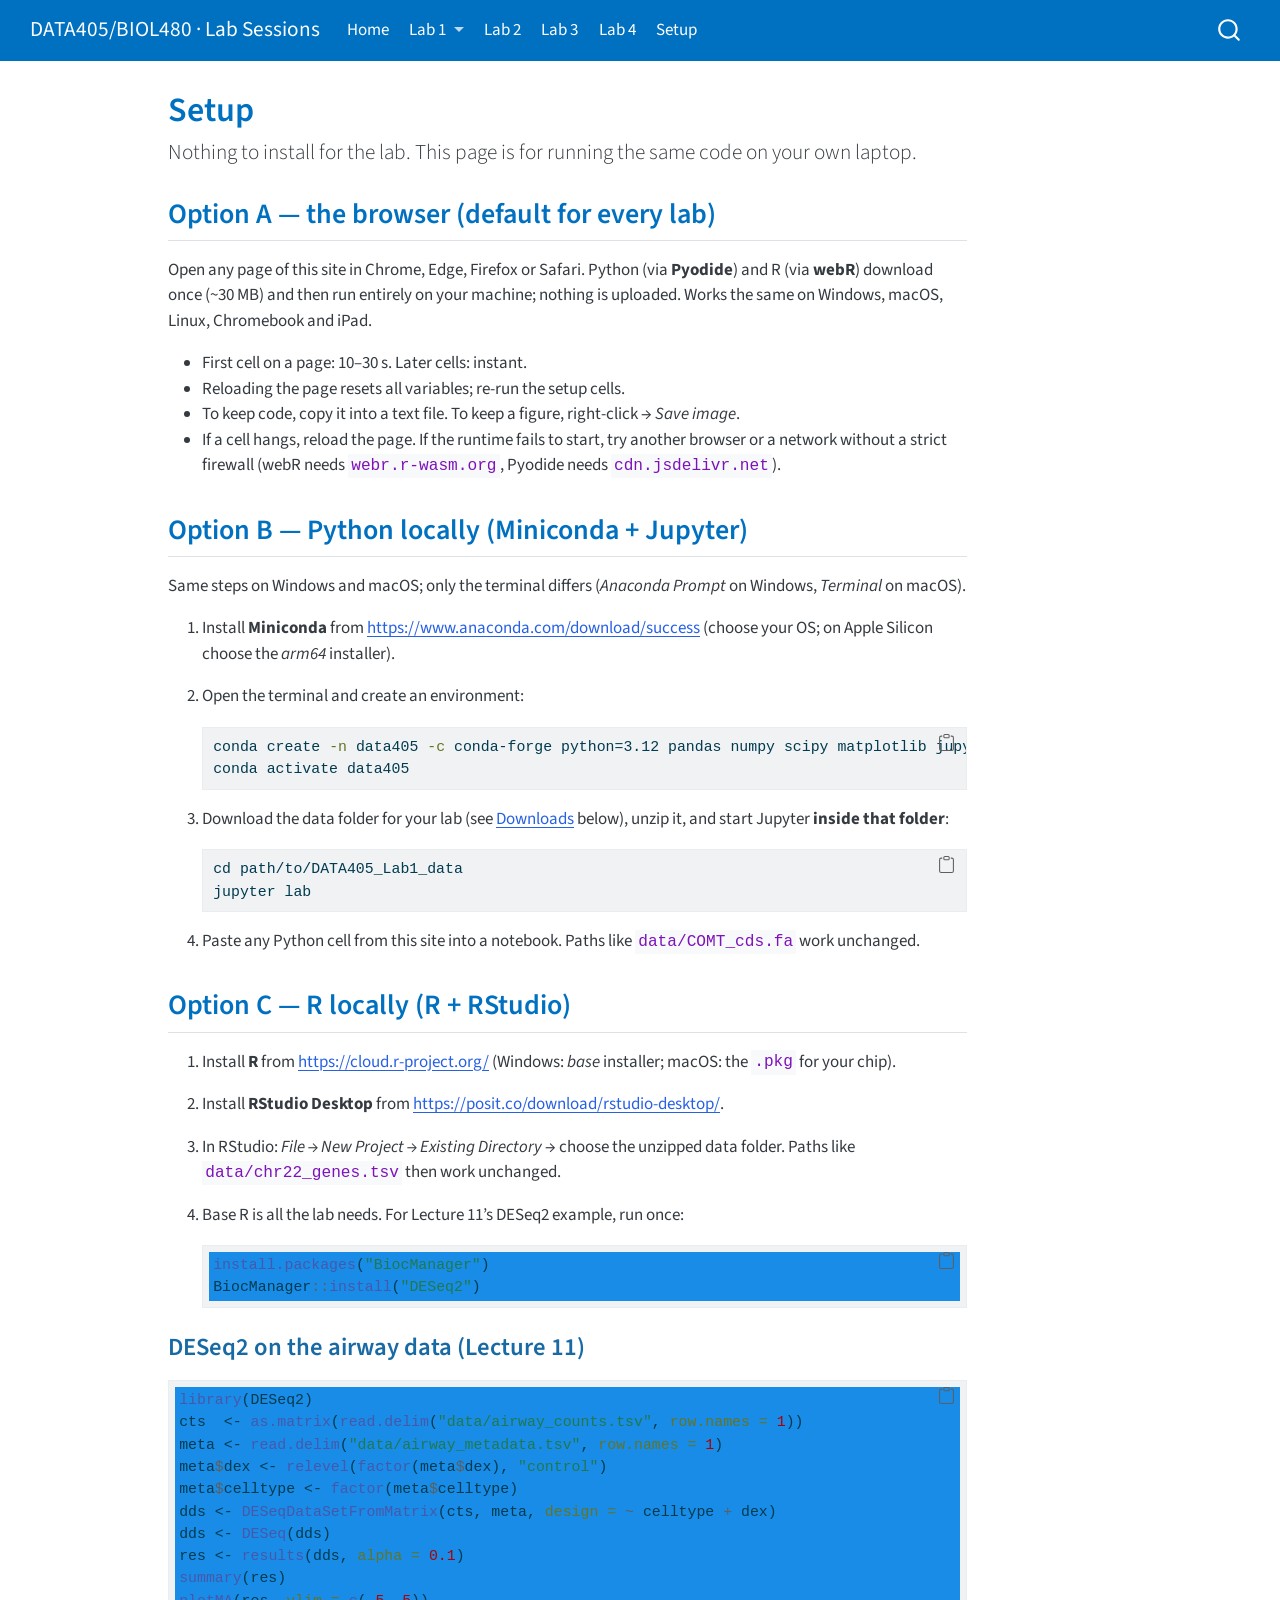
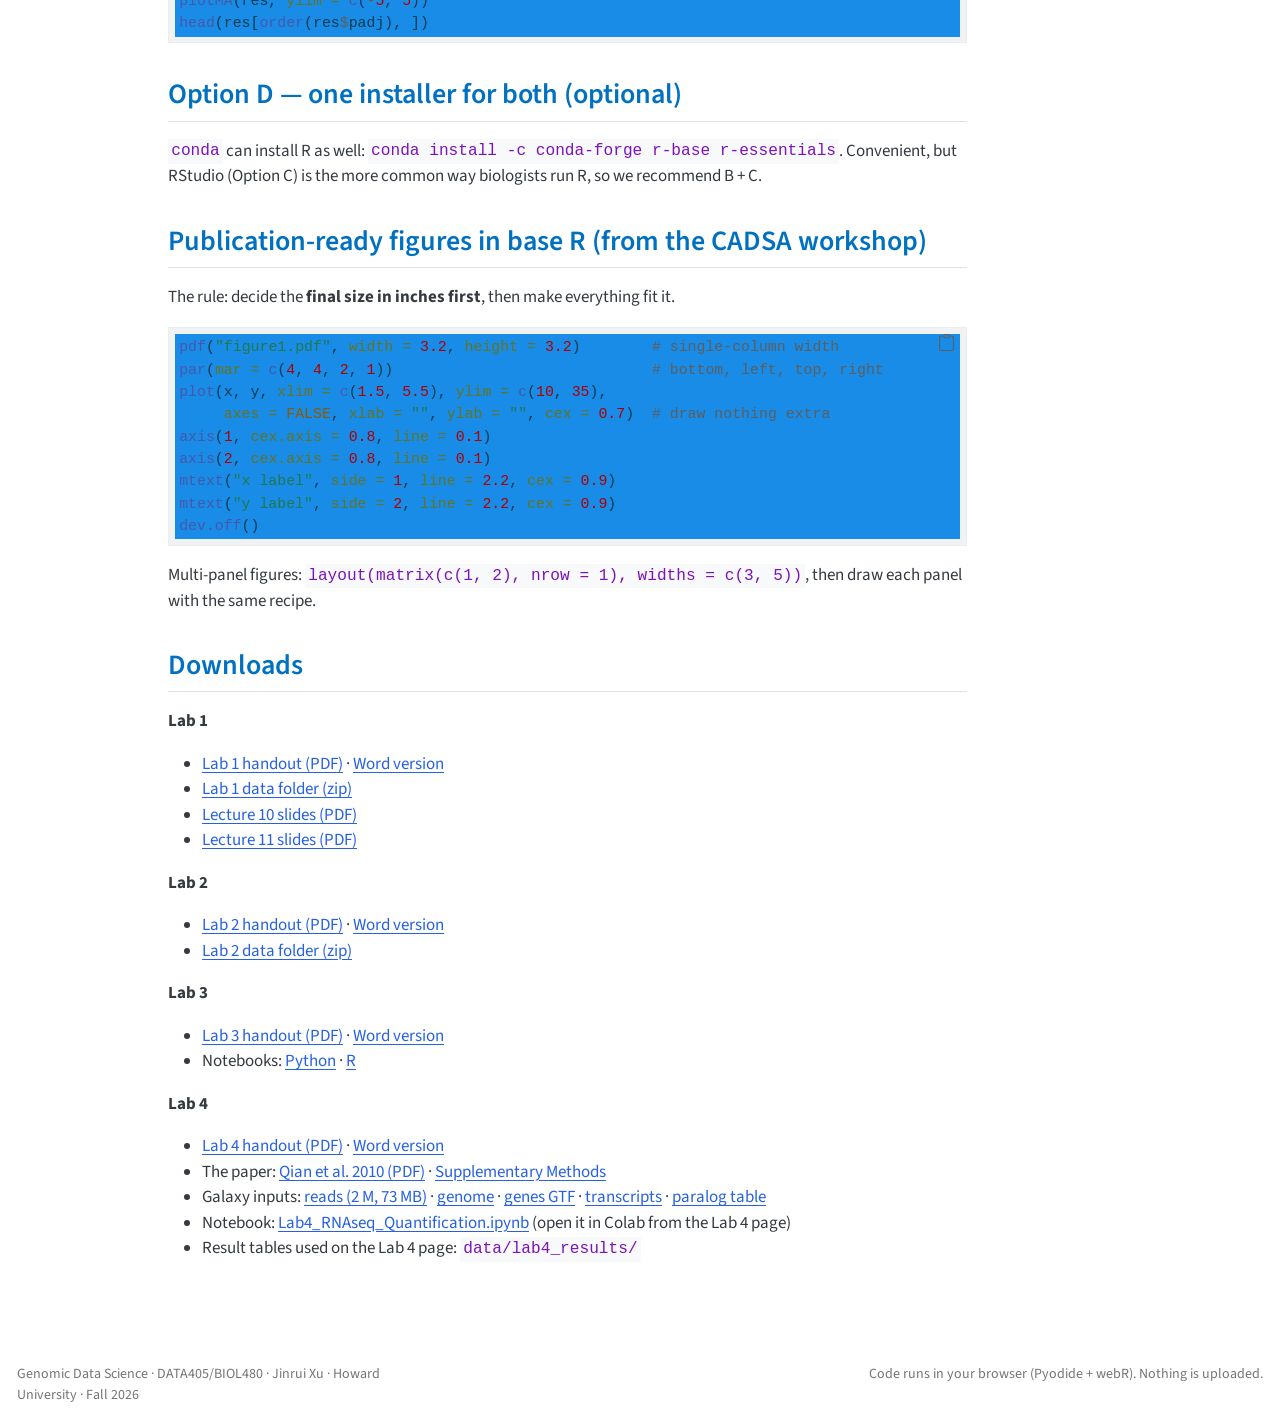
<file: docs/setup.html>
<!DOCTYPE html>
<html xmlns="http://www.w3.org/1999/xhtml" lang="en" xml:lang="en"><head>

<meta charset="utf-8">
<meta name="generator" content="quarto-1.7.32">

<meta name="viewport" content="width=device-width, initial-scale=1.0, user-scalable=yes">


<title>Setup – DATA405/BIOL480 · Lab Sessions</title>
<style>
code{white-space: pre-wrap;}
span.smallcaps{font-variant: small-caps;}
div.columns{display: flex; gap: min(4vw, 1.5em);}
div.column{flex: auto; overflow-x: auto;}
div.hanging-indent{margin-left: 1.5em; text-indent: -1.5em;}
ul.task-list{list-style: none;}
ul.task-list li input[type="checkbox"] {
  width: 0.8em;
  margin: 0 0.8em 0.2em -1em; /* quarto-specific, see https://github.com/quarto-dev/quarto-cli/issues/4556 */ 
  vertical-align: middle;
}
/* CSS for syntax highlighting */
html { -webkit-text-size-adjust: 100%; }
pre > code.sourceCode { white-space: pre; position: relative; }
pre > code.sourceCode > span { display: inline-block; line-height: 1.25; }
pre > code.sourceCode > span:empty { height: 1.2em; }
.sourceCode { overflow: visible; }
code.sourceCode > span { color: inherit; text-decoration: inherit; }
div.sourceCode { margin: 1em 0; }
pre.sourceCode { margin: 0; }
@media screen {
div.sourceCode { overflow: auto; }
}
@media print {
pre > code.sourceCode { white-space: pre-wrap; }
pre > code.sourceCode > span { text-indent: -5em; padding-left: 5em; }
}
pre.numberSource code
  { counter-reset: source-line 0; }
pre.numberSource code > span
  { position: relative; left: -4em; counter-increment: source-line; }
pre.numberSource code > span > a:first-child::before
  { content: counter(source-line);
    position: relative; left: -1em; text-align: right; vertical-align: baseline;
    border: none; display: inline-block;
    -webkit-touch-callout: none; -webkit-user-select: none;
    -khtml-user-select: none; -moz-user-select: none;
    -ms-user-select: none; user-select: none;
    padding: 0 4px; width: 4em;
  }
pre.numberSource { margin-left: 3em;  padding-left: 4px; }
div.sourceCode
  {   }
@media screen {
pre > code.sourceCode > span > a:first-child::before { text-decoration: underline; }
}
</style>


<script src="site_libs/quarto-nav/quarto-nav.js"></script>
<script src="site_libs/quarto-nav/headroom.min.js"></script>
<script src="site_libs/clipboard/clipboard.min.js"></script>
<script src="site_libs/quarto-search/autocomplete.umd.js"></script>
<script src="site_libs/quarto-search/fuse.min.js"></script>
<script src="site_libs/quarto-search/quarto-search.js"></script>
<meta name="quarto:offset" content="./">
<script src="site_libs/quarto-html/quarto.js" type="module"></script>
<script src="site_libs/quarto-html/tabsets/tabsets.js" type="module"></script>
<script src="site_libs/quarto-html/popper.min.js"></script>
<script src="site_libs/quarto-html/tippy.umd.min.js"></script>
<script src="site_libs/quarto-html/anchor.min.js"></script>
<link href="site_libs/quarto-html/tippy.css" rel="stylesheet">
<link href="site_libs/quarto-html/quarto-syntax-highlighting-37eea08aefeeee20ff55810ff984fec1.css" rel="stylesheet" id="quarto-text-highlighting-styles">
<script src="site_libs/bootstrap/bootstrap.min.js"></script>
<link href="site_libs/bootstrap/bootstrap-icons.css" rel="stylesheet">
<link href="site_libs/bootstrap/bootstrap-c6fe8f099a88ecabc23f33ea3dbd3323.min.css" rel="stylesheet" append-hash="true" id="quarto-bootstrap" data-mode="light">
<script src="site_libs/quarto-contrib/live-runtime/live-runtime.js" type="module"></script>
<link href="site_libs/quarto-contrib/live-runtime/live-runtime.css" rel="stylesheet">
<script id="quarto-search-options" type="application/json">{
  "location": "navbar",
  "copy-button": false,
  "collapse-after": 3,
  "panel-placement": "end",
  "type": "overlay",
  "limit": 50,
  "keyboard-shortcut": [
    "f",
    "/",
    "s"
  ],
  "show-item-context": false,
  "language": {
    "search-no-results-text": "No results",
    "search-matching-documents-text": "matching documents",
    "search-copy-link-title": "Copy link to search",
    "search-hide-matches-text": "Hide additional matches",
    "search-more-match-text": "more match in this document",
    "search-more-matches-text": "more matches in this document",
    "search-clear-button-title": "Clear",
    "search-text-placeholder": "",
    "search-detached-cancel-button-title": "Cancel",
    "search-submit-button-title": "Submit",
    "search-label": "Search"
  }
}</script>
<script type="module" src="site_libs/quarto-ojs/quarto-ojs-runtime.js"></script>
<link href="site_libs/quarto-ojs/quarto-ojs.css" rel="stylesheet">


<link rel="stylesheet" href="styles.css">
</head>

<body class="nav-fixed quarto-light">

<div id="quarto-search-results"></div>
  <header id="quarto-header" class="headroom fixed-top">
    <nav class="navbar navbar-expand-lg " data-bs-theme="dark">
      <div class="navbar-container container-fluid">
      <div class="navbar-brand-container mx-auto">
    <a class="navbar-brand" href="./index.html">
    <span class="navbar-title">DATA405/BIOL480 · Lab Sessions</span>
    </a>
  </div>
            <div id="quarto-search" class="" title="Search"></div>
          <button class="navbar-toggler" type="button" data-bs-toggle="collapse" data-bs-target="#navbarCollapse" aria-controls="navbarCollapse" role="menu" aria-expanded="false" aria-label="Toggle navigation" onclick="if (window.quartoToggleHeadroom) { window.quartoToggleHeadroom(); }">
  <span class="navbar-toggler-icon"></span>
</button>
          <div class="collapse navbar-collapse" id="navbarCollapse">
            <ul class="navbar-nav navbar-nav-scroll me-auto">
  <li class="nav-item">
    <a class="nav-link" href="./index.html"> 
<span class="menu-text">Home</span></a>
  </li>  
  <li class="nav-item dropdown ">
    <a class="nav-link dropdown-toggle" href="#" id="nav-menu-lab-1" role="link" data-bs-toggle="dropdown" aria-expanded="false">
 <span class="menu-text">Lab 1</span>
    </a>
    <ul class="dropdown-menu" aria-labelledby="nav-menu-lab-1">    
        <li>
    <a class="dropdown-item" href="./lab1.html">
 <span class="dropdown-text">Lab 1 · Python and R on real chr22 data</span></a>
  </li>  
        <li>
    <a class="dropdown-item" href="./notes.html">
 <span class="dropdown-text">Lecture 10 notes</span></a>
  </li>  
        <li>
    <a class="dropdown-item" href="./rosetta.html">
 <span class="dropdown-text">Rosetta stone (Python ↔︎ R)</span></a>
  </li>  
        <li>
    <a class="dropdown-item" href="./stats.html">
 <span class="dropdown-text">Lecture 11 notes</span></a>
  </li>  
        <li>
    <a class="dropdown-item" href="./data.html">
 <span class="dropdown-text">Lab 1 data</span></a>
  </li>  
    </ul>
  </li>
  <li class="nav-item">
    <a class="nav-link" href="./lab2.html"> 
<span class="menu-text">Lab 2</span></a>
  </li>  
  <li class="nav-item">
    <a class="nav-link" href="./lab3.html"> 
<span class="menu-text">Lab 3</span></a>
  </li>  
  <li class="nav-item">
    <a class="nav-link" href="./lab4.html"> 
<span class="menu-text">Lab 4</span></a>
  </li>  
  <li class="nav-item">
    <a class="nav-link active" href="./setup.html" aria-current="page"> 
<span class="menu-text">Setup</span></a>
  </li>  
</ul>
          </div> <!-- /navcollapse -->
            <div class="quarto-navbar-tools">
</div>
      </div> <!-- /container-fluid -->
    </nav>
</header>
<!-- content -->
<div id="quarto-content" class="quarto-container page-columns page-rows-contents page-layout-article page-navbar">
<!-- sidebar -->
<!-- margin-sidebar -->
    <div id="quarto-margin-sidebar" class="sidebar margin-sidebar">
        <nav id="TOC" role="doc-toc" class="toc-active">
    <h2 id="toc-title">On this page</h2>
   
  <ul>
  <li><a href="#option-a-the-browser-default-for-every-lab" id="toc-option-a-the-browser-default-for-every-lab" class="nav-link active" data-scroll-target="#option-a-the-browser-default-for-every-lab">Option A — the browser (default for every lab)</a></li>
  <li><a href="#option-b-python-locally-miniconda-jupyter" id="toc-option-b-python-locally-miniconda-jupyter" class="nav-link" data-scroll-target="#option-b-python-locally-miniconda-jupyter">Option B — Python locally (Miniconda + Jupyter)</a></li>
  <li><a href="#option-c-r-locally-r-rstudio" id="toc-option-c-r-locally-r-rstudio" class="nav-link" data-scroll-target="#option-c-r-locally-r-rstudio">Option C — R locally (R + RStudio)</a>
  <ul class="collapse">
  <li><a href="#deseq2-on-the-airway-data-lecture-11" id="toc-deseq2-on-the-airway-data-lecture-11" class="nav-link" data-scroll-target="#deseq2-on-the-airway-data-lecture-11">DESeq2 on the airway data (Lecture 11)</a></li>
  </ul></li>
  <li><a href="#option-d-one-installer-for-both-optional" id="toc-option-d-one-installer-for-both-optional" class="nav-link" data-scroll-target="#option-d-one-installer-for-both-optional">Option D — one installer for both (optional)</a></li>
  <li><a href="#publication-ready-figures-in-base-r-from-the-cadsa-workshop" id="toc-publication-ready-figures-in-base-r-from-the-cadsa-workshop" class="nav-link" data-scroll-target="#publication-ready-figures-in-base-r-from-the-cadsa-workshop">Publication-ready figures in base R (from the CADSA workshop)</a></li>
  <li><a href="#downloads" id="toc-downloads" class="nav-link" data-scroll-target="#downloads">Downloads</a></li>
  </ul>
</nav>
    </div>
<!-- main -->
<main class="content" id="quarto-document-content">

<header id="title-block-header" class="quarto-title-block default">
<div class="quarto-title">
<h1 class="title">Setup</h1>
<p class="subtitle lead">Nothing to install for the lab. This page is for running the same code on your own laptop.</p>
</div>



<div class="quarto-title-meta">

    
  
    
  </div>
  


</header>


<section id="option-a-the-browser-default-for-every-lab" class="level2">
<h2 class="anchored" data-anchor-id="option-a-the-browser-default-for-every-lab">Option A — the browser (default for every lab)</h2>
<p>Open any page of this site in Chrome, Edge, Firefox or Safari. Python (via <strong>Pyodide</strong>) and R (via <strong>webR</strong>) download once (~30 MB) and then run entirely on your machine; nothing is uploaded. Works the same on Windows, macOS, Linux, Chromebook and iPad.</p>
<ul>
<li>First cell on a page: 10–30 s. Later cells: instant.</li>
<li>Reloading the page resets all variables; re-run the setup cells.</li>
<li>To keep code, copy it into a text file. To keep a figure, right-click → <em>Save image</em>.</li>
<li>If a cell hangs, reload the page. If the runtime fails to start, try another browser or a network without a strict firewall (webR needs <code>webr.r-wasm.org</code>, Pyodide needs <code>cdn.jsdelivr.net</code>).</li>
</ul>
</section>
<section id="option-b-python-locally-miniconda-jupyter" class="level2">
<h2 class="anchored" data-anchor-id="option-b-python-locally-miniconda-jupyter">Option B — Python locally (Miniconda + Jupyter)</h2>
<p>Same steps on Windows and macOS; only the terminal differs (<em>Anaconda Prompt</em> on Windows, <em>Terminal</em> on macOS).</p>
<ol type="1">
<li><p>Install <strong>Miniconda</strong> from <a href="https://www.anaconda.com/download/success" class="uri">https://www.anaconda.com/download/success</a> (choose your OS; on Apple Silicon choose the <em>arm64</em> installer).</p></li>
<li><p>Open the terminal and create an environment:</p>
<div class="sourceCode" id="cb1"><pre class="sourceCode bash code-with-copy"><code class="sourceCode bash"><span id="cb1-1"><a href="#cb1-1" aria-hidden="true" tabindex="-1"></a><span class="ex">conda</span> create <span class="at">-n</span> data405 <span class="at">-c</span> conda-forge python=3.12 pandas numpy scipy matplotlib jupyterlab biopython <span class="at">-y</span></span>
<span id="cb1-2"><a href="#cb1-2" aria-hidden="true" tabindex="-1"></a><span class="ex">conda</span> activate data405</span></code><button title="Copy to Clipboard" class="code-copy-button"><i class="bi"></i></button></pre></div></li>
<li><p>Download the data folder for your lab (see <a href="#downloads">Downloads</a> below), unzip it, and start Jupyter <strong>inside that folder</strong>:</p>
<div class="sourceCode" id="cb2"><pre class="sourceCode bash code-with-copy"><code class="sourceCode bash"><span id="cb2-1"><a href="#cb2-1" aria-hidden="true" tabindex="-1"></a><span class="bu">cd</span> path/to/DATA405_Lab1_data</span>
<span id="cb2-2"><a href="#cb2-2" aria-hidden="true" tabindex="-1"></a><span class="ex">jupyter</span> lab</span></code><button title="Copy to Clipboard" class="code-copy-button"><i class="bi"></i></button></pre></div></li>
<li><p>Paste any Python cell from this site into a notebook. Paths like <code>data/COMT_cds.fa</code> work unchanged.</p></li>
</ol>
</section>
<section id="option-c-r-locally-r-rstudio" class="level2">
<h2 class="anchored" data-anchor-id="option-c-r-locally-r-rstudio">Option C — R locally (R + RStudio)</h2>
<ol type="1">
<li><p>Install <strong>R</strong> from <a href="https://cloud.r-project.org/" class="uri">https://cloud.r-project.org/</a> (Windows: <em>base</em> installer; macOS: the <code>.pkg</code> for your chip).</p></li>
<li><p>Install <strong>RStudio Desktop</strong> from <a href="https://posit.co/download/rstudio-desktop/" class="uri">https://posit.co/download/rstudio-desktop/</a>.</p></li>
<li><p>In RStudio: <em>File → New Project → Existing Directory</em> → choose the unzipped data folder. Paths like <code>data/chr22_genes.tsv</code> then work unchanged.</p></li>
<li><p>Base R is all the lab needs. For Lecture 11’s DESeq2 example, run once:</p>
<div class="sourceCode" id="cb3"><pre class="sourceCode r code-with-copy"><code class="sourceCode r"><span id="cb3-1"><a href="#cb3-1" aria-hidden="true" tabindex="-1"></a><span class="fu">install.packages</span>(<span class="st">"BiocManager"</span>)</span>
<span id="cb3-2"><a href="#cb3-2" aria-hidden="true" tabindex="-1"></a>BiocManager<span class="sc">::</span><span class="fu">install</span>(<span class="st">"DESeq2"</span>)</span></code><button title="Copy to Clipboard" class="code-copy-button"><i class="bi"></i></button></pre></div></li>
</ol>
<section id="deseq2-on-the-airway-data-lecture-11" class="level3">
<h3 class="anchored" data-anchor-id="deseq2-on-the-airway-data-lecture-11">DESeq2 on the airway data (Lecture 11)</h3>
<div class="sourceCode" id="cb4"><pre class="sourceCode r code-with-copy"><code class="sourceCode r"><span id="cb4-1"><a href="#cb4-1" aria-hidden="true" tabindex="-1"></a><span class="fu">library</span>(DESeq2)</span>
<span id="cb4-2"><a href="#cb4-2" aria-hidden="true" tabindex="-1"></a>cts  <span class="ot">&lt;-</span> <span class="fu">as.matrix</span>(<span class="fu">read.delim</span>(<span class="st">"data/airway_counts.tsv"</span>, <span class="at">row.names =</span> <span class="dv">1</span>))</span>
<span id="cb4-3"><a href="#cb4-3" aria-hidden="true" tabindex="-1"></a>meta <span class="ot">&lt;-</span> <span class="fu">read.delim</span>(<span class="st">"data/airway_metadata.tsv"</span>, <span class="at">row.names =</span> <span class="dv">1</span>)</span>
<span id="cb4-4"><a href="#cb4-4" aria-hidden="true" tabindex="-1"></a>meta<span class="sc">$</span>dex <span class="ot">&lt;-</span> <span class="fu">relevel</span>(<span class="fu">factor</span>(meta<span class="sc">$</span>dex), <span class="st">"control"</span>)</span>
<span id="cb4-5"><a href="#cb4-5" aria-hidden="true" tabindex="-1"></a>meta<span class="sc">$</span>celltype <span class="ot">&lt;-</span> <span class="fu">factor</span>(meta<span class="sc">$</span>celltype)</span>
<span id="cb4-6"><a href="#cb4-6" aria-hidden="true" tabindex="-1"></a>dds <span class="ot">&lt;-</span> <span class="fu">DESeqDataSetFromMatrix</span>(cts, meta, <span class="at">design =</span> <span class="sc">~</span> celltype <span class="sc">+</span> dex)</span>
<span id="cb4-7"><a href="#cb4-7" aria-hidden="true" tabindex="-1"></a>dds <span class="ot">&lt;-</span> <span class="fu">DESeq</span>(dds)</span>
<span id="cb4-8"><a href="#cb4-8" aria-hidden="true" tabindex="-1"></a>res <span class="ot">&lt;-</span> <span class="fu">results</span>(dds, <span class="at">alpha =</span> <span class="fl">0.1</span>)</span>
<span id="cb4-9"><a href="#cb4-9" aria-hidden="true" tabindex="-1"></a><span class="fu">summary</span>(res)</span>
<span id="cb4-10"><a href="#cb4-10" aria-hidden="true" tabindex="-1"></a><span class="fu">plotMA</span>(res, <span class="at">ylim =</span> <span class="fu">c</span>(<span class="sc">-</span><span class="dv">5</span>, <span class="dv">5</span>))</span>
<span id="cb4-11"><a href="#cb4-11" aria-hidden="true" tabindex="-1"></a><span class="fu">head</span>(res[<span class="fu">order</span>(res<span class="sc">$</span>padj), ])</span></code><button title="Copy to Clipboard" class="code-copy-button"><i class="bi"></i></button></pre></div>
</section>
</section>
<section id="option-d-one-installer-for-both-optional" class="level2">
<h2 class="anchored" data-anchor-id="option-d-one-installer-for-both-optional">Option D — one installer for both (optional)</h2>
<p><code>conda</code> can install R as well: <code>conda install -c conda-forge r-base r-essentials</code>. Convenient, but RStudio (Option C) is the more common way biologists run R, so we recommend B + C.</p>
</section>
<section id="publication-ready-figures-in-base-r-from-the-cadsa-workshop" class="level2">
<h2 class="anchored" data-anchor-id="publication-ready-figures-in-base-r-from-the-cadsa-workshop">Publication-ready figures in base R (from the CADSA workshop)</h2>
<p>The rule: decide the <strong>final size in inches first</strong>, then make everything fit it.</p>
<div class="sourceCode" id="cb5"><pre class="sourceCode r code-with-copy"><code class="sourceCode r"><span id="cb5-1"><a href="#cb5-1" aria-hidden="true" tabindex="-1"></a><span class="fu">pdf</span>(<span class="st">"figure1.pdf"</span>, <span class="at">width =</span> <span class="fl">3.2</span>, <span class="at">height =</span> <span class="fl">3.2</span>)        <span class="co"># single-column width</span></span>
<span id="cb5-2"><a href="#cb5-2" aria-hidden="true" tabindex="-1"></a><span class="fu">par</span>(<span class="at">mar =</span> <span class="fu">c</span>(<span class="dv">4</span>, <span class="dv">4</span>, <span class="dv">2</span>, <span class="dv">1</span>))                             <span class="co"># bottom, left, top, right</span></span>
<span id="cb5-3"><a href="#cb5-3" aria-hidden="true" tabindex="-1"></a><span class="fu">plot</span>(x, y, <span class="at">xlim =</span> <span class="fu">c</span>(<span class="fl">1.5</span>, <span class="fl">5.5</span>), <span class="at">ylim =</span> <span class="fu">c</span>(<span class="dv">10</span>, <span class="dv">35</span>),</span>
<span id="cb5-4"><a href="#cb5-4" aria-hidden="true" tabindex="-1"></a>     <span class="at">axes =</span> <span class="cn">FALSE</span>, <span class="at">xlab =</span> <span class="st">""</span>, <span class="at">ylab =</span> <span class="st">""</span>, <span class="at">cex =</span> <span class="fl">0.7</span>)  <span class="co"># draw nothing extra</span></span>
<span id="cb5-5"><a href="#cb5-5" aria-hidden="true" tabindex="-1"></a><span class="fu">axis</span>(<span class="dv">1</span>, <span class="at">cex.axis =</span> <span class="fl">0.8</span>, <span class="at">line =</span> <span class="fl">0.1</span>)</span>
<span id="cb5-6"><a href="#cb5-6" aria-hidden="true" tabindex="-1"></a><span class="fu">axis</span>(<span class="dv">2</span>, <span class="at">cex.axis =</span> <span class="fl">0.8</span>, <span class="at">line =</span> <span class="fl">0.1</span>)</span>
<span id="cb5-7"><a href="#cb5-7" aria-hidden="true" tabindex="-1"></a><span class="fu">mtext</span>(<span class="st">"x label"</span>, <span class="at">side =</span> <span class="dv">1</span>, <span class="at">line =</span> <span class="fl">2.2</span>, <span class="at">cex =</span> <span class="fl">0.9</span>)</span>
<span id="cb5-8"><a href="#cb5-8" aria-hidden="true" tabindex="-1"></a><span class="fu">mtext</span>(<span class="st">"y label"</span>, <span class="at">side =</span> <span class="dv">2</span>, <span class="at">line =</span> <span class="fl">2.2</span>, <span class="at">cex =</span> <span class="fl">0.9</span>)</span>
<span id="cb5-9"><a href="#cb5-9" aria-hidden="true" tabindex="-1"></a><span class="fu">dev.off</span>()</span></code><button title="Copy to Clipboard" class="code-copy-button"><i class="bi"></i></button></pre></div>
<p>Multi-panel figures: <code>layout(matrix(c(1, 2), nrow = 1), widths = c(3, 5))</code>, then draw each panel with the same recipe.</p>
</section>
<section id="downloads" class="level2">
<h2 class="anchored" data-anchor-id="downloads">Downloads</h2>
<p><strong>Lab 1</strong></p>
<ul>
<li><a href="downloads/DATA405_Lab1_Handout.pdf">Lab 1 handout (PDF)</a> · <a href="downloads/DATA405_Lab1_Handout.docx">Word version</a></li>
<li><a href="downloads/DATA405_Lab1_data.zip">Lab 1 data folder (zip)</a></li>
<li><a href="downloads/DATA405_Lecture10_Python_and_R.pdf">Lecture 10 slides (PDF)</a></li>
<li><a href="downloads/DATA405_Lecture11_Probability_Statistics.pdf">Lecture 11 slides (PDF)</a></li>
</ul>
<p><strong>Lab 2</strong></p>
<ul>
<li><a href="downloads/DATA405_Lab2_Handout.pdf">Lab 2 handout (PDF)</a> · <a href="downloads/DATA405_Lab2_Handout.docx">Word version</a></li>
<li><a href="downloads/DATA405_Lab2_data.zip">Lab 2 data folder (zip)</a></li>
</ul>
<p><strong>Lab 3</strong></p>
<ul>
<li><a href="downloads/DATA405_Lab3_Handout.pdf">Lab 3 handout (PDF)</a> · <a href="downloads/DATA405_Lab3_Handout.docx">Word version</a></li>
<li>Notebooks: <a href="./notebooks/Lab3_GWAS_PRS_Python.html">Python</a> · <a href="./notebooks/Lab3_GWAS_PRS_R.html">R</a></li>
</ul>
<p><strong>Lab 4</strong></p>
<ul>
<li><a href="downloads/DATA405_Lab4_Handout.pdf">Lab 4 handout (PDF)</a> · <a href="downloads/DATA405_Lab4_Handout.docx">Word version</a></li>
<li>The paper: <a href="downloads/Qian_2010_TiG_duplicate_genes.pdf">Qian et al.&nbsp;2010 (PDF)</a> · <a href="downloads/Qian_2010_TiG_supplementary_methods.pdf">Supplementary Methods</a></li>
<li>Galaxy inputs: <a href="data/lab4/yeast_reads_2M.fastq.gz">reads (2 M, 73 MB)</a> · <a href="data/lab4/yeast_genome_R64.fa">genome</a> · <a href="data/lab4/yeast_genes_R64.gtf">genes GTF</a> · <a href="data/lab4/yeast_transcripts_R64.fa">transcripts</a> · <a href="data/lab4/yeast_paralogs.tsv">paralog table</a></li>
<li>Notebook: <a href="./notebooks/Lab4_RNAseq_Quantification.html">Lab4_RNAseq_Quantification.ipynb</a> (open it in Colab from the Lab 4 page)</li>
<li>Result tables used on the Lab 4 page: <code>data/lab4_results/</code></li>
</ul>


<script type="ojs-module-contents">
eyJjb250ZW50cyI6W119
</script>
<div id="exercise-loading-indicator" class="exercise-loading-indicator d-none d-flex align-items-center gap-2">
<div id="exercise-loading-status" class="d-flex gap-2">

</div>
<div class="spinner-grow spinner-grow-sm">

</div>
</div>
<script type="vfs-file">
W10=
</script>
</section>

</main> <!-- /main -->
<script>
// Language switch: show Python, R, or both columns. The choice is remembered in this browser.
(function () {
  // Pages marked "both-languages" (Lab 1) always show Python and R, with no switch.
  if (document.body.classList.contains("both-languages")) return;
  const cols = document.querySelectorAll(".two-col > div");
  if (!cols.length) return;
  cols.forEach(d => {
    const tag = d.querySelector(":scope > p > .lang-tag, :scope > .lang-tag, .lang-tag");
    if (tag && tag.classList.contains("py")) d.classList.add("col-py");
    if (tag && tag.classList.contains("r")) d.classList.add("col-r");
  });
  const bar = document.createElement("div");
  bar.className = "lang-switch";
  bar.innerHTML = '<span class="lang-switch-label">Show code in:</span>' +
    '<button type="button" data-lang="py">Python</button>' +
    '<button type="button" data-lang="r">R</button>' +
    '<button type="button" data-lang="both">Both</button>';
  const header = document.querySelector("#title-block-header") || document.querySelector("main h1");
  (header ? header : document.querySelector("main")).insertAdjacentElement(header ? "afterend" : "afterbegin", bar);
  function apply(lang) {
    document.body.classList.remove("show-py", "show-r");
    if (lang === "py") document.body.classList.add("show-py");
    if (lang === "r") document.body.classList.add("show-r");
    bar.querySelectorAll("button").forEach(b => b.classList.toggle("active", b.dataset.lang === lang));
    try { localStorage.setItem("data405-lang", lang); } catch (e) {}
    window.dispatchEvent(new Event("resize"));   // let the code editors redraw at the new width
  }
  bar.addEventListener("click", e => { if (e.target.dataset.lang) apply(e.target.dataset.lang); });
  let saved = "both";
  try { saved = localStorage.getItem("data405-lang") || "both"; } catch (e) {}
  apply(saved);
})();
</script>
<script type="ojs-module-contents">
eyJjb250ZW50cyI6W119
</script>
<script type="module">
if (window.location.protocol === "file:") { alert("The OJS runtime does not work with file:// URLs. Please use a web server to view this document."); }
window._ojs.paths.runtimeToDoc = "../..";
window._ojs.paths.runtimeToRoot = "../..";
window._ojs.paths.docToRoot = "";
window._ojs.selfContained = false;
window._ojs.runtime.interpretFromScriptTags();
</script>
<script id="quarto-html-after-body" type="application/javascript">
  window.document.addEventListener("DOMContentLoaded", function (event) {
    const icon = "";
    const anchorJS = new window.AnchorJS();
    anchorJS.options = {
      placement: 'right',
      icon: icon
    };
    anchorJS.add('.anchored');
    const isCodeAnnotation = (el) => {
      for (const clz of el.classList) {
        if (clz.startsWith('code-annotation-')) {                     
          return true;
        }
      }
      return false;
    }
    const onCopySuccess = function(e) {
      // button target
      const button = e.trigger;
      // don't keep focus
      button.blur();
      // flash "checked"
      button.classList.add('code-copy-button-checked');
      var currentTitle = button.getAttribute("title");
      button.setAttribute("title", "Copied!");
      let tooltip;
      if (window.bootstrap) {
        button.setAttribute("data-bs-toggle", "tooltip");
        button.setAttribute("data-bs-placement", "left");
        button.setAttribute("data-bs-title", "Copied!");
        tooltip = new bootstrap.Tooltip(button, 
          { trigger: "manual", 
            customClass: "code-copy-button-tooltip",
            offset: [0, -8]});
        tooltip.show();    
      }
      setTimeout(function() {
        if (tooltip) {
          tooltip.hide();
          button.removeAttribute("data-bs-title");
          button.removeAttribute("data-bs-toggle");
          button.removeAttribute("data-bs-placement");
        }
        button.setAttribute("title", currentTitle);
        button.classList.remove('code-copy-button-checked');
      }, 1000);
      // clear code selection
      e.clearSelection();
    }
    const getTextToCopy = function(trigger) {
        const codeEl = trigger.previousElementSibling.cloneNode(true);
        for (const childEl of codeEl.children) {
          if (isCodeAnnotation(childEl)) {
            childEl.remove();
          }
        }
        return codeEl.innerText;
    }
    const clipboard = new window.ClipboardJS('.code-copy-button:not([data-in-quarto-modal])', {
      text: getTextToCopy
    });
    clipboard.on('success', onCopySuccess);
    if (window.document.getElementById('quarto-embedded-source-code-modal')) {
      const clipboardModal = new window.ClipboardJS('.code-copy-button[data-in-quarto-modal]', {
        text: getTextToCopy,
        container: window.document.getElementById('quarto-embedded-source-code-modal')
      });
      clipboardModal.on('success', onCopySuccess);
    }
      var localhostRegex = new RegExp(/^(?:http|https):\/\/localhost\:?[0-9]*\//);
      var mailtoRegex = new RegExp(/^mailto:/);
        var filterRegex = new RegExp('/' + window.location.host + '/');
      var isInternal = (href) => {
          return filterRegex.test(href) || localhostRegex.test(href) || mailtoRegex.test(href);
      }
      // Inspect non-navigation links and adorn them if external
     var links = window.document.querySelectorAll('a[href]:not(.nav-link):not(.navbar-brand):not(.toc-action):not(.sidebar-link):not(.sidebar-item-toggle):not(.pagination-link):not(.no-external):not([aria-hidden]):not(.dropdown-item):not(.quarto-navigation-tool):not(.about-link)');
      for (var i=0; i<links.length; i++) {
        const link = links[i];
        if (!isInternal(link.href)) {
          // undo the damage that might have been done by quarto-nav.js in the case of
          // links that we want to consider external
          if (link.dataset.originalHref !== undefined) {
            link.href = link.dataset.originalHref;
          }
        }
      }
    function tippyHover(el, contentFn, onTriggerFn, onUntriggerFn) {
      const config = {
        allowHTML: true,
        maxWidth: 500,
        delay: 100,
        arrow: false,
        appendTo: function(el) {
            return el.parentElement;
        },
        interactive: true,
        interactiveBorder: 10,
        theme: 'quarto',
        placement: 'bottom-start',
      };
      if (contentFn) {
        config.content = contentFn;
      }
      if (onTriggerFn) {
        config.onTrigger = onTriggerFn;
      }
      if (onUntriggerFn) {
        config.onUntrigger = onUntriggerFn;
      }
      window.tippy(el, config); 
    }
    const noterefs = window.document.querySelectorAll('a[role="doc-noteref"]');
    for (var i=0; i<noterefs.length; i++) {
      const ref = noterefs[i];
      tippyHover(ref, function() {
        // use id or data attribute instead here
        let href = ref.getAttribute('data-footnote-href') || ref.getAttribute('href');
        try { href = new URL(href).hash; } catch {}
        const id = href.replace(/^#\/?/, "");
        const note = window.document.getElementById(id);
        if (note) {
          return note.innerHTML;
        } else {
          return "";
        }
      });
    }
    const xrefs = window.document.querySelectorAll('a.quarto-xref');
    const processXRef = (id, note) => {
      // Strip column container classes
      const stripColumnClz = (el) => {
        el.classList.remove("page-full", "page-columns");
        if (el.children) {
          for (const child of el.children) {
            stripColumnClz(child);
          }
        }
      }
      stripColumnClz(note)
      if (id === null || id.startsWith('sec-')) {
        // Special case sections, only their first couple elements
        const container = document.createElement("div");
        if (note.children && note.children.length > 2) {
          container.appendChild(note.children[0].cloneNode(true));
          for (let i = 1; i < note.children.length; i++) {
            const child = note.children[i];
            if (child.tagName === "P" && child.innerText === "") {
              continue;
            } else {
              container.appendChild(child.cloneNode(true));
              break;
            }
          }
          if (window.Quarto?.typesetMath) {
            window.Quarto.typesetMath(container);
          }
          return container.innerHTML
        } else {
          if (window.Quarto?.typesetMath) {
            window.Quarto.typesetMath(note);
          }
          return note.innerHTML;
        }
      } else {
        // Remove any anchor links if they are present
        const anchorLink = note.querySelector('a.anchorjs-link');
        if (anchorLink) {
          anchorLink.remove();
        }
        if (window.Quarto?.typesetMath) {
          window.Quarto.typesetMath(note);
        }
        if (note.classList.contains("callout")) {
          return note.outerHTML;
        } else {
          return note.innerHTML;
        }
      }
    }
    for (var i=0; i<xrefs.length; i++) {
      const xref = xrefs[i];
      tippyHover(xref, undefined, function(instance) {
        instance.disable();
        let url = xref.getAttribute('href');
        let hash = undefined; 
        if (url.startsWith('#')) {
          hash = url;
        } else {
          try { hash = new URL(url).hash; } catch {}
        }
        if (hash) {
          const id = hash.replace(/^#\/?/, "");
          const note = window.document.getElementById(id);
          if (note !== null) {
            try {
              const html = processXRef(id, note.cloneNode(true));
              instance.setContent(html);
            } finally {
              instance.enable();
              instance.show();
            }
          } else {
            // See if we can fetch this
            fetch(url.split('#')[0])
            .then(res => res.text())
            .then(html => {
              const parser = new DOMParser();
              const htmlDoc = parser.parseFromString(html, "text/html");
              const note = htmlDoc.getElementById(id);
              if (note !== null) {
                const html = processXRef(id, note);
                instance.setContent(html);
              } 
            }).finally(() => {
              instance.enable();
              instance.show();
            });
          }
        } else {
          // See if we can fetch a full url (with no hash to target)
          // This is a special case and we should probably do some content thinning / targeting
          fetch(url)
          .then(res => res.text())
          .then(html => {
            const parser = new DOMParser();
            const htmlDoc = parser.parseFromString(html, "text/html");
            const note = htmlDoc.querySelector('main.content');
            if (note !== null) {
              // This should only happen for chapter cross references
              // (since there is no id in the URL)
              // remove the first header
              if (note.children.length > 0 && note.children[0].tagName === "HEADER") {
                note.children[0].remove();
              }
              const html = processXRef(null, note);
              instance.setContent(html);
            } 
          }).finally(() => {
            instance.enable();
            instance.show();
          });
        }
      }, function(instance) {
      });
    }
        let selectedAnnoteEl;
        const selectorForAnnotation = ( cell, annotation) => {
          let cellAttr = 'data-code-cell="' + cell + '"';
          let lineAttr = 'data-code-annotation="' +  annotation + '"';
          const selector = 'span[' + cellAttr + '][' + lineAttr + ']';
          return selector;
        }
        const selectCodeLines = (annoteEl) => {
          const doc = window.document;
          const targetCell = annoteEl.getAttribute("data-target-cell");
          const targetAnnotation = annoteEl.getAttribute("data-target-annotation");
          const annoteSpan = window.document.querySelector(selectorForAnnotation(targetCell, targetAnnotation));
          const lines = annoteSpan.getAttribute("data-code-lines").split(",");
          const lineIds = lines.map((line) => {
            return targetCell + "-" + line;
          })
          let top = null;
          let height = null;
          let parent = null;
          if (lineIds.length > 0) {
              //compute the position of the single el (top and bottom and make a div)
              const el = window.document.getElementById(lineIds[0]);
              top = el.offsetTop;
              height = el.offsetHeight;
              parent = el.parentElement.parentElement;
            if (lineIds.length > 1) {
              const lastEl = window.document.getElementById(lineIds[lineIds.length - 1]);
              const bottom = lastEl.offsetTop + lastEl.offsetHeight;
              height = bottom - top;
            }
            if (top !== null && height !== null && parent !== null) {
              // cook up a div (if necessary) and position it 
              let div = window.document.getElementById("code-annotation-line-highlight");
              if (div === null) {
                div = window.document.createElement("div");
                div.setAttribute("id", "code-annotation-line-highlight");
                div.style.position = 'absolute';
                parent.appendChild(div);
              }
              div.style.top = top - 2 + "px";
              div.style.height = height + 4 + "px";
              div.style.left = 0;
              let gutterDiv = window.document.getElementById("code-annotation-line-highlight-gutter");
              if (gutterDiv === null) {
                gutterDiv = window.document.createElement("div");
                gutterDiv.setAttribute("id", "code-annotation-line-highlight-gutter");
                gutterDiv.style.position = 'absolute';
                const codeCell = window.document.getElementById(targetCell);
                const gutter = codeCell.querySelector('.code-annotation-gutter');
                gutter.appendChild(gutterDiv);
              }
              gutterDiv.style.top = top - 2 + "px";
              gutterDiv.style.height = height + 4 + "px";
            }
            selectedAnnoteEl = annoteEl;
          }
        };
        const unselectCodeLines = () => {
          const elementsIds = ["code-annotation-line-highlight", "code-annotation-line-highlight-gutter"];
          elementsIds.forEach((elId) => {
            const div = window.document.getElementById(elId);
            if (div) {
              div.remove();
            }
          });
          selectedAnnoteEl = undefined;
        };
          // Handle positioning of the toggle
      window.addEventListener(
        "resize",
        throttle(() => {
          elRect = undefined;
          if (selectedAnnoteEl) {
            selectCodeLines(selectedAnnoteEl);
          }
        }, 10)
      );
      function throttle(fn, ms) {
      let throttle = false;
      let timer;
        return (...args) => {
          if(!throttle) { // first call gets through
              fn.apply(this, args);
              throttle = true;
          } else { // all the others get throttled
              if(timer) clearTimeout(timer); // cancel #2
              timer = setTimeout(() => {
                fn.apply(this, args);
                timer = throttle = false;
              }, ms);
          }
        };
      }
        // Attach click handler to the DT
        const annoteDls = window.document.querySelectorAll('dt[data-target-cell]');
        for (const annoteDlNode of annoteDls) {
          annoteDlNode.addEventListener('click', (event) => {
            const clickedEl = event.target;
            if (clickedEl !== selectedAnnoteEl) {
              unselectCodeLines();
              const activeEl = window.document.querySelector('dt[data-target-cell].code-annotation-active');
              if (activeEl) {
                activeEl.classList.remove('code-annotation-active');
              }
              selectCodeLines(clickedEl);
              clickedEl.classList.add('code-annotation-active');
            } else {
              // Unselect the line
              unselectCodeLines();
              clickedEl.classList.remove('code-annotation-active');
            }
          });
        }
    const findCites = (el) => {
      const parentEl = el.parentElement;
      if (parentEl) {
        const cites = parentEl.dataset.cites;
        if (cites) {
          return {
            el,
            cites: cites.split(' ')
          };
        } else {
          return findCites(el.parentElement)
        }
      } else {
        return undefined;
      }
    };
    var bibliorefs = window.document.querySelectorAll('a[role="doc-biblioref"]');
    for (var i=0; i<bibliorefs.length; i++) {
      const ref = bibliorefs[i];
      const citeInfo = findCites(ref);
      if (citeInfo) {
        tippyHover(citeInfo.el, function() {
          var popup = window.document.createElement('div');
          citeInfo.cites.forEach(function(cite) {
            var citeDiv = window.document.createElement('div');
            citeDiv.classList.add('hanging-indent');
            citeDiv.classList.add('csl-entry');
            var biblioDiv = window.document.getElementById('ref-' + cite);
            if (biblioDiv) {
              citeDiv.innerHTML = biblioDiv.innerHTML;
            }
            popup.appendChild(citeDiv);
          });
          return popup.innerHTML;
        });
      }
    }
  });
  </script>
</div> <!-- /content -->
<footer class="footer">
  <div class="nav-footer">
    <div class="nav-footer-left">
<p>Genomic Data Science · DATA405/BIOL480 · Jinrui Xu · Howard University · Fall 2026</p>
</div>   
    <div class="nav-footer-center">
      &nbsp;
    </div>
    <div class="nav-footer-right">
<p>Code runs in your browser (Pyodide + webR). Nothing is uploaded.</p>
</div>
  </div>
</footer>




</body></html>
</file>
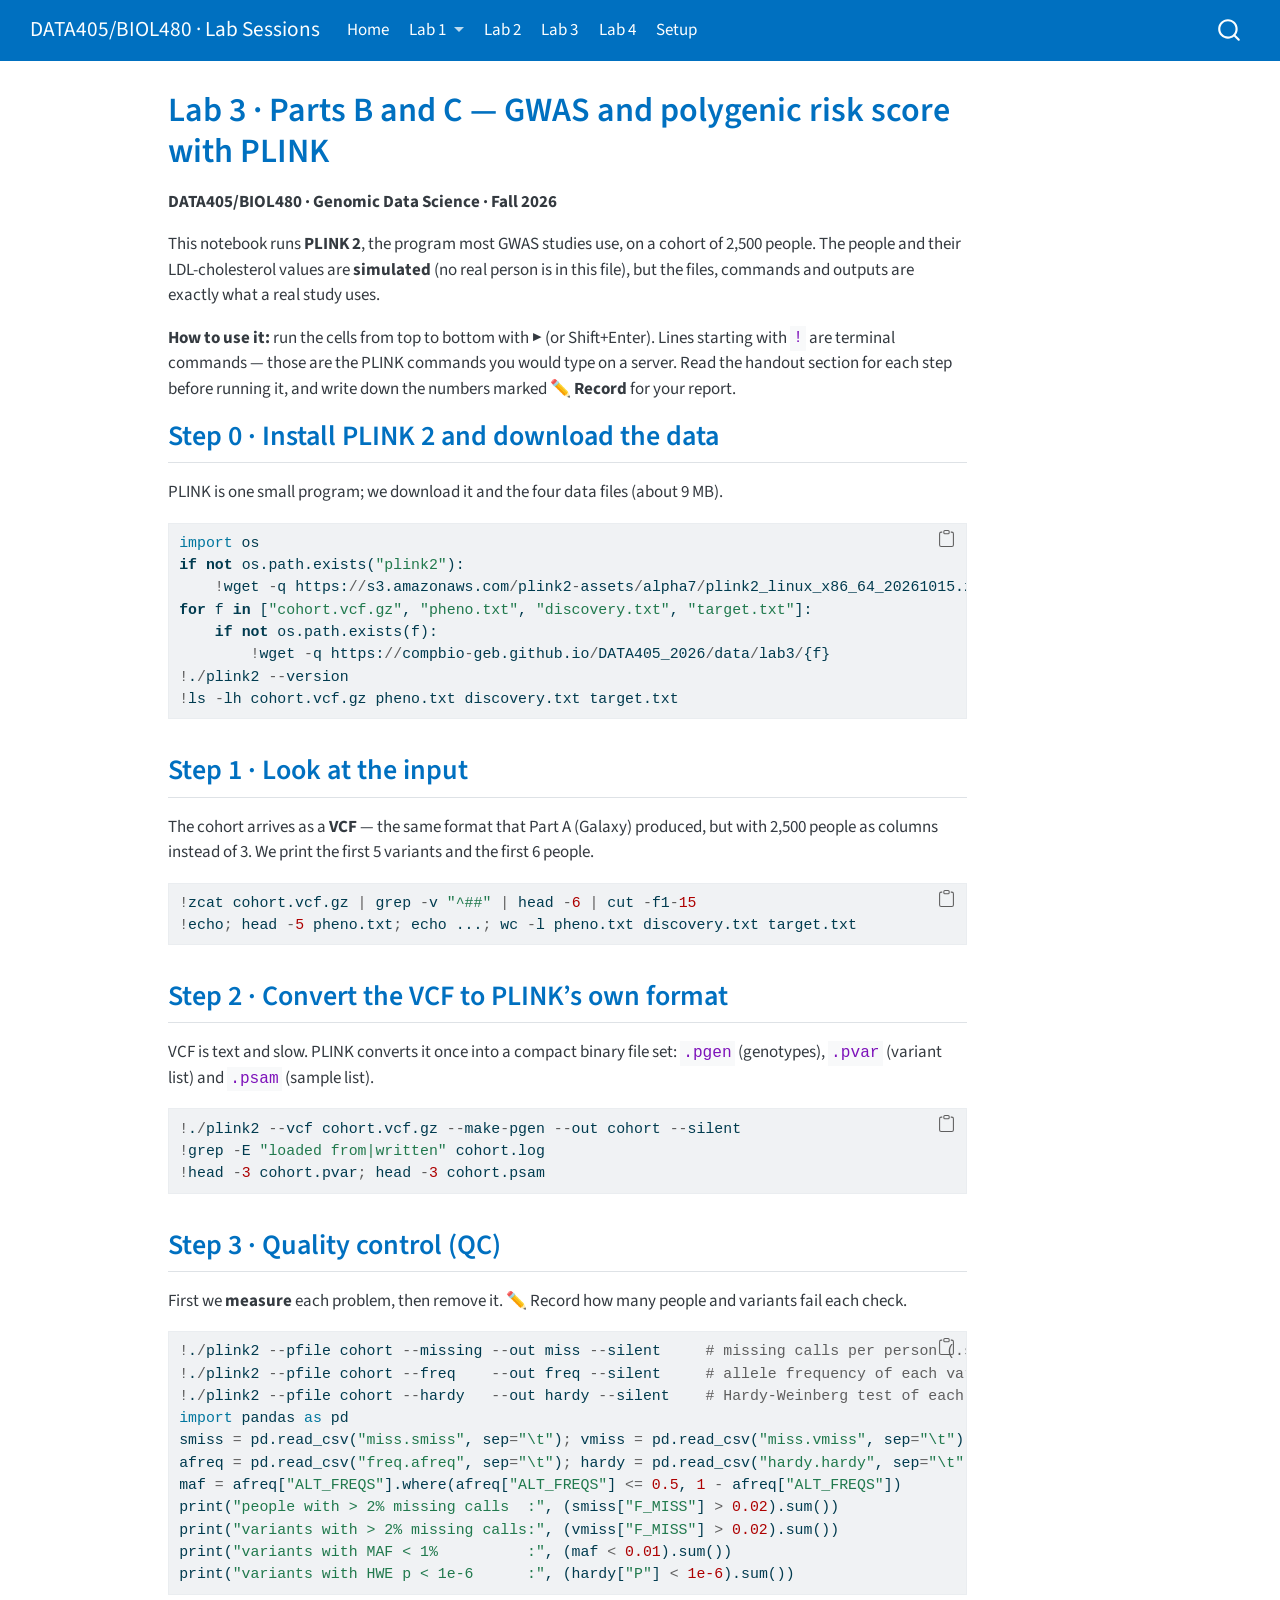
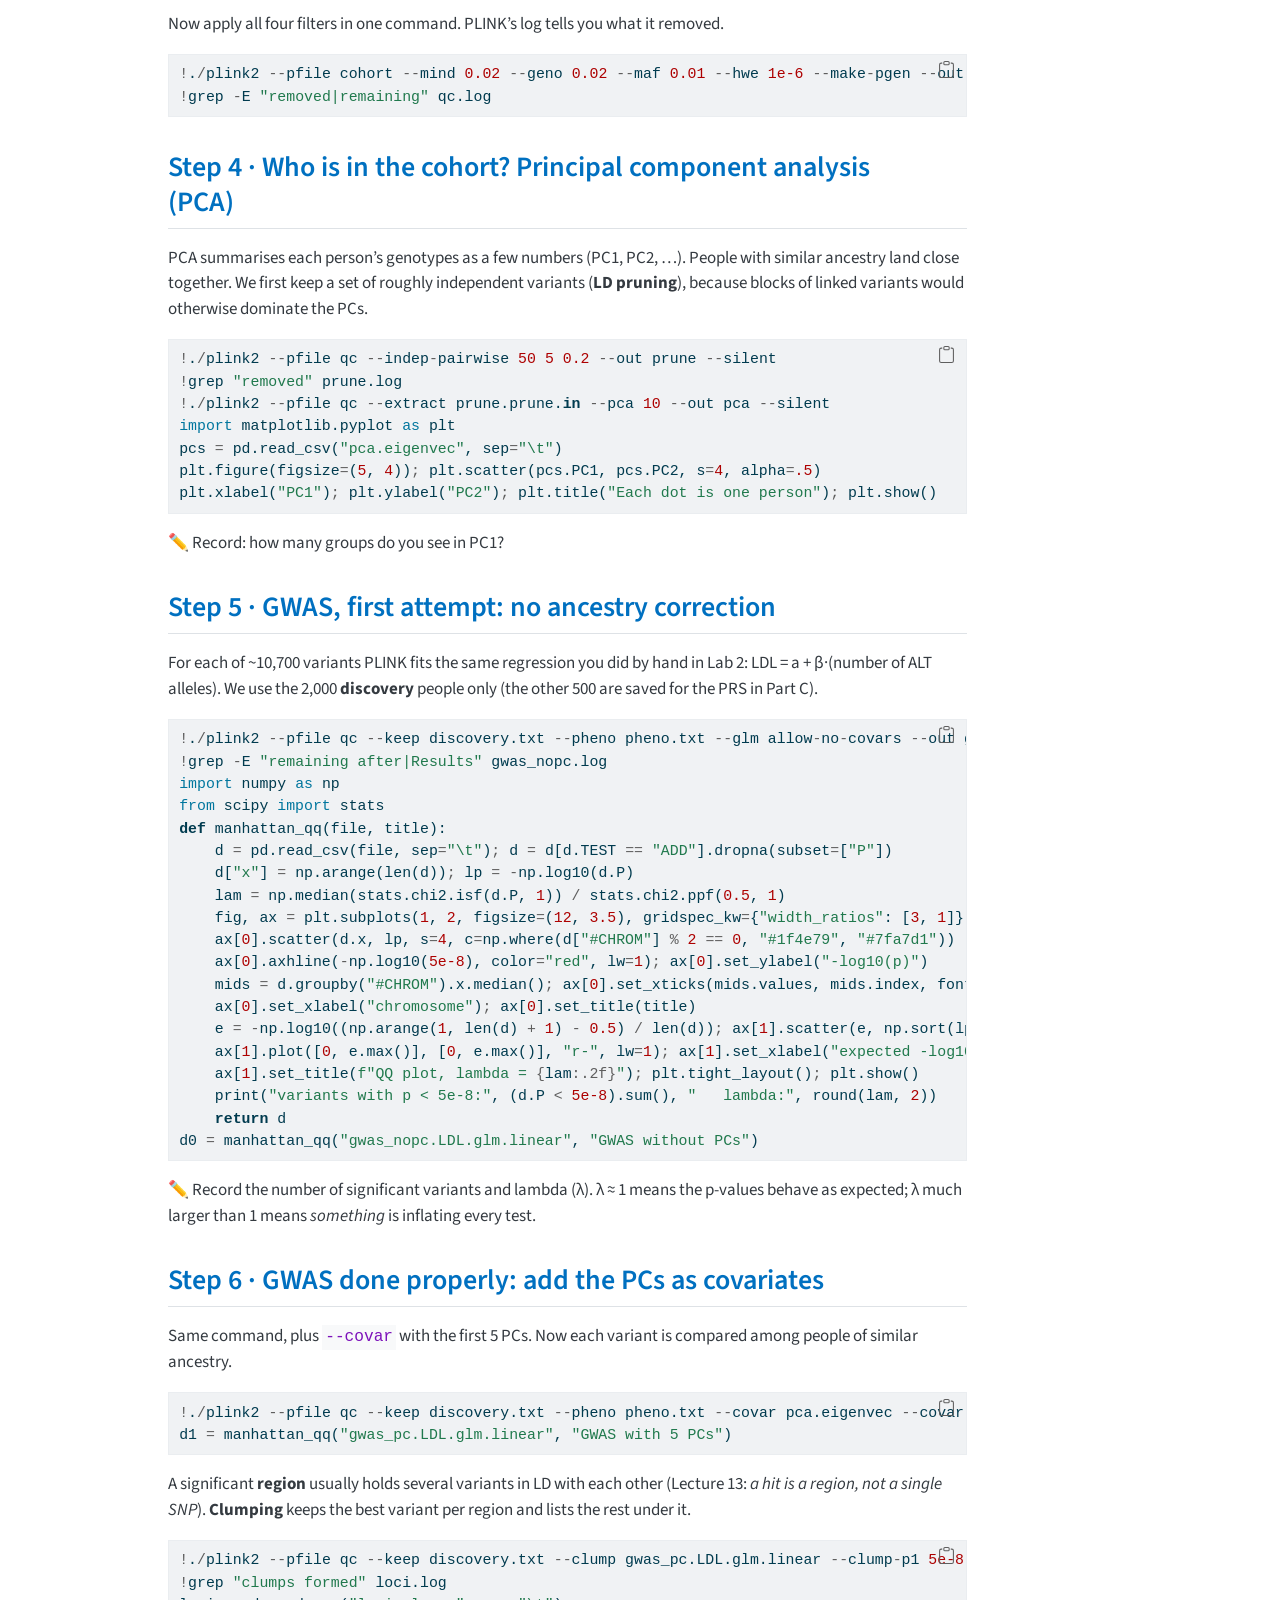
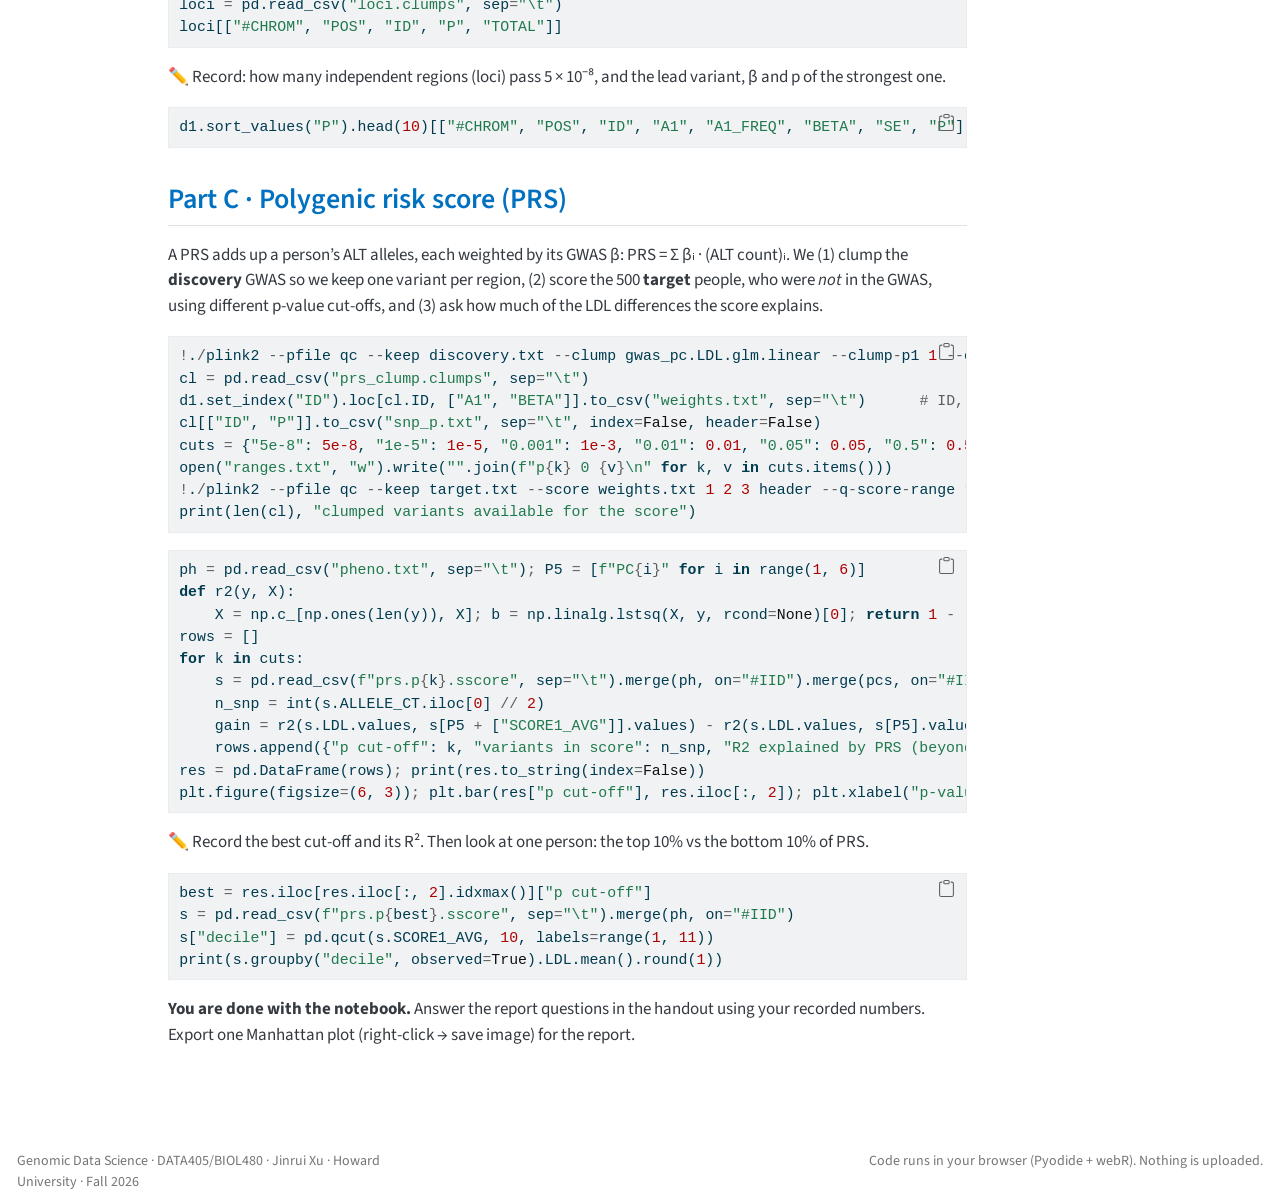
<file: docs/notebooks/Lab3_GWAS_PRS_Python.html>
<!DOCTYPE html>
<html xmlns="http://www.w3.org/1999/xhtml" lang="en" xml:lang="en"><head>

<meta charset="utf-8">
<meta name="generator" content="quarto-1.7.32">

<meta name="viewport" content="width=device-width, initial-scale=1.0, user-scalable=yes">


<title>Lab 3 · Parts B and C — GWAS and polygenic risk score with PLINK – DATA405/BIOL480 · Lab Sessions</title>
<style>
code{white-space: pre-wrap;}
span.smallcaps{font-variant: small-caps;}
div.columns{display: flex; gap: min(4vw, 1.5em);}
div.column{flex: auto; overflow-x: auto;}
div.hanging-indent{margin-left: 1.5em; text-indent: -1.5em;}
ul.task-list{list-style: none;}
ul.task-list li input[type="checkbox"] {
  width: 0.8em;
  margin: 0 0.8em 0.2em -1em; /* quarto-specific, see https://github.com/quarto-dev/quarto-cli/issues/4556 */ 
  vertical-align: middle;
}
/* CSS for syntax highlighting */
html { -webkit-text-size-adjust: 100%; }
pre > code.sourceCode { white-space: pre; position: relative; }
pre > code.sourceCode > span { display: inline-block; line-height: 1.25; }
pre > code.sourceCode > span:empty { height: 1.2em; }
.sourceCode { overflow: visible; }
code.sourceCode > span { color: inherit; text-decoration: inherit; }
div.sourceCode { margin: 1em 0; }
pre.sourceCode { margin: 0; }
@media screen {
div.sourceCode { overflow: auto; }
}
@media print {
pre > code.sourceCode { white-space: pre-wrap; }
pre > code.sourceCode > span { text-indent: -5em; padding-left: 5em; }
}
pre.numberSource code
  { counter-reset: source-line 0; }
pre.numberSource code > span
  { position: relative; left: -4em; counter-increment: source-line; }
pre.numberSource code > span > a:first-child::before
  { content: counter(source-line);
    position: relative; left: -1em; text-align: right; vertical-align: baseline;
    border: none; display: inline-block;
    -webkit-touch-callout: none; -webkit-user-select: none;
    -khtml-user-select: none; -moz-user-select: none;
    -ms-user-select: none; user-select: none;
    padding: 0 4px; width: 4em;
  }
pre.numberSource { margin-left: 3em;  padding-left: 4px; }
div.sourceCode
  {   }
@media screen {
pre > code.sourceCode > span > a:first-child::before { text-decoration: underline; }
}
</style>


<script src="../site_libs/quarto-nav/quarto-nav.js"></script>
<script src="../site_libs/quarto-nav/headroom.min.js"></script>
<script src="../site_libs/clipboard/clipboard.min.js"></script>
<script src="../site_libs/quarto-search/autocomplete.umd.js"></script>
<script src="../site_libs/quarto-search/fuse.min.js"></script>
<script src="../site_libs/quarto-search/quarto-search.js"></script>
<meta name="quarto:offset" content="../">
<script src="../site_libs/quarto-html/quarto.js" type="module"></script>
<script src="../site_libs/quarto-html/tabsets/tabsets.js" type="module"></script>
<script src="../site_libs/quarto-html/popper.min.js"></script>
<script src="../site_libs/quarto-html/tippy.umd.min.js"></script>
<script src="../site_libs/quarto-html/anchor.min.js"></script>
<link href="../site_libs/quarto-html/tippy.css" rel="stylesheet">
<link href="../site_libs/quarto-html/quarto-syntax-highlighting-37eea08aefeeee20ff55810ff984fec1.css" rel="stylesheet" id="quarto-text-highlighting-styles">
<script src="../site_libs/bootstrap/bootstrap.min.js"></script>
<link href="../site_libs/bootstrap/bootstrap-icons.css" rel="stylesheet">
<link href="../site_libs/bootstrap/bootstrap-c6fe8f099a88ecabc23f33ea3dbd3323.min.css" rel="stylesheet" append-hash="true" id="quarto-bootstrap" data-mode="light">
<script src="../site_libs/quarto-contrib/live-runtime/live-runtime.js" type="module"></script>
<link href="../site_libs/quarto-contrib/live-runtime/live-runtime.css" rel="stylesheet">
<script id="quarto-search-options" type="application/json">{
  "location": "navbar",
  "copy-button": false,
  "collapse-after": 3,
  "panel-placement": "end",
  "type": "overlay",
  "limit": 50,
  "keyboard-shortcut": [
    "f",
    "/",
    "s"
  ],
  "show-item-context": false,
  "language": {
    "search-no-results-text": "No results",
    "search-matching-documents-text": "matching documents",
    "search-copy-link-title": "Copy link to search",
    "search-hide-matches-text": "Hide additional matches",
    "search-more-match-text": "more match in this document",
    "search-more-matches-text": "more matches in this document",
    "search-clear-button-title": "Clear",
    "search-text-placeholder": "",
    "search-detached-cancel-button-title": "Cancel",
    "search-submit-button-title": "Submit",
    "search-label": "Search"
  }
}</script>
<script type="module" src="../site_libs/quarto-ojs/quarto-ojs-runtime.js"></script>
<link href="../site_libs/quarto-ojs/quarto-ojs.css" rel="stylesheet">


<link rel="stylesheet" href="../styles.css">
</head>

<body class="nav-fixed quarto-light">

<div id="quarto-search-results"></div>
  <header id="quarto-header" class="headroom fixed-top">
    <nav class="navbar navbar-expand-lg " data-bs-theme="dark">
      <div class="navbar-container container-fluid">
      <div class="navbar-brand-container mx-auto">
    <a class="navbar-brand" href="../index.html">
    <span class="navbar-title">DATA405/BIOL480 · Lab Sessions</span>
    </a>
  </div>
            <div id="quarto-search" class="" title="Search"></div>
          <button class="navbar-toggler" type="button" data-bs-toggle="collapse" data-bs-target="#navbarCollapse" aria-controls="navbarCollapse" role="menu" aria-expanded="false" aria-label="Toggle navigation" onclick="if (window.quartoToggleHeadroom) { window.quartoToggleHeadroom(); }">
  <span class="navbar-toggler-icon"></span>
</button>
          <div class="collapse navbar-collapse" id="navbarCollapse">
            <ul class="navbar-nav navbar-nav-scroll me-auto">
  <li class="nav-item">
    <a class="nav-link" href="../index.html"> 
<span class="menu-text">Home</span></a>
  </li>  
  <li class="nav-item dropdown ">
    <a class="nav-link dropdown-toggle" href="#" id="nav-menu-lab-1" role="link" data-bs-toggle="dropdown" aria-expanded="false">
 <span class="menu-text">Lab 1</span>
    </a>
    <ul class="dropdown-menu" aria-labelledby="nav-menu-lab-1">    
        <li>
    <a class="dropdown-item" href="../lab1.html">
 <span class="dropdown-text">Lab 1 · Python and R on real chr22 data</span></a>
  </li>  
        <li>
    <a class="dropdown-item" href="../notes.html">
 <span class="dropdown-text">Lecture 10 notes</span></a>
  </li>  
        <li>
    <a class="dropdown-item" href="../rosetta.html">
 <span class="dropdown-text">Rosetta stone (Python ↔︎ R)</span></a>
  </li>  
        <li>
    <a class="dropdown-item" href="../stats.html">
 <span class="dropdown-text">Lecture 11 notes</span></a>
  </li>  
        <li>
    <a class="dropdown-item" href="../data.html">
 <span class="dropdown-text">Lab 1 data</span></a>
  </li>  
    </ul>
  </li>
  <li class="nav-item">
    <a class="nav-link" href="../lab2.html"> 
<span class="menu-text">Lab 2</span></a>
  </li>  
  <li class="nav-item">
    <a class="nav-link" href="../lab3.html"> 
<span class="menu-text">Lab 3</span></a>
  </li>  
  <li class="nav-item">
    <a class="nav-link" href="../lab4.html"> 
<span class="menu-text">Lab 4</span></a>
  </li>  
  <li class="nav-item">
    <a class="nav-link" href="../setup.html"> 
<span class="menu-text">Setup</span></a>
  </li>  
</ul>
          </div> <!-- /navcollapse -->
            <div class="quarto-navbar-tools">
</div>
      </div> <!-- /container-fluid -->
    </nav>
</header>
<!-- content -->
<div id="quarto-content" class="quarto-container page-columns page-rows-contents page-layout-article page-navbar">
<!-- sidebar -->
<!-- margin-sidebar -->
    <div id="quarto-margin-sidebar" class="sidebar margin-sidebar">
        <nav id="TOC" role="doc-toc" class="toc-active">
    <h2 id="toc-title">On this page</h2>
   
  <ul>
  <li><a href="#step-0-install-plink-2-and-download-the-data" id="toc-step-0-install-plink-2-and-download-the-data" class="nav-link active" data-scroll-target="#step-0-install-plink-2-and-download-the-data">Step 0 · Install PLINK 2 and download the data</a></li>
  <li><a href="#step-1-look-at-the-input" id="toc-step-1-look-at-the-input" class="nav-link" data-scroll-target="#step-1-look-at-the-input">Step 1 · Look at the input</a></li>
  <li><a href="#step-2-convert-the-vcf-to-plinks-own-format" id="toc-step-2-convert-the-vcf-to-plinks-own-format" class="nav-link" data-scroll-target="#step-2-convert-the-vcf-to-plinks-own-format">Step 2 · Convert the VCF to PLINK’s own format</a></li>
  <li><a href="#step-3-quality-control-qc" id="toc-step-3-quality-control-qc" class="nav-link" data-scroll-target="#step-3-quality-control-qc">Step 3 · Quality control (QC)</a></li>
  <li><a href="#step-4-who-is-in-the-cohort-principal-component-analysis-pca" id="toc-step-4-who-is-in-the-cohort-principal-component-analysis-pca" class="nav-link" data-scroll-target="#step-4-who-is-in-the-cohort-principal-component-analysis-pca">Step 4 · Who is in the cohort? Principal component analysis (PCA)</a></li>
  <li><a href="#step-5-gwas-first-attempt-no-ancestry-correction" id="toc-step-5-gwas-first-attempt-no-ancestry-correction" class="nav-link" data-scroll-target="#step-5-gwas-first-attempt-no-ancestry-correction">Step 5 · GWAS, first attempt: no ancestry correction</a></li>
  <li><a href="#step-6-gwas-done-properly-add-the-pcs-as-covariates" id="toc-step-6-gwas-done-properly-add-the-pcs-as-covariates" class="nav-link" data-scroll-target="#step-6-gwas-done-properly-add-the-pcs-as-covariates">Step 6 · GWAS done properly: add the PCs as covariates</a></li>
  <li><a href="#part-c-polygenic-risk-score-prs" id="toc-part-c-polygenic-risk-score-prs" class="nav-link" data-scroll-target="#part-c-polygenic-risk-score-prs">Part C · Polygenic risk score (PRS)</a></li>
  </ul>
</nav>
    </div>
<!-- main -->
<main class="content" id="quarto-document-content">

<header id="title-block-header" class="quarto-title-block default">
<div class="quarto-title">
<h1 class="title">Lab 3 · Parts B and C — GWAS and polygenic risk score with PLINK</h1>
</div>



<div class="quarto-title-meta">

    
  
    
  </div>
  


</header>


<p><strong>DATA405/BIOL480 · Genomic Data Science · Fall 2026</strong></p>
<p>This notebook runs <strong>PLINK 2</strong>, the program most GWAS studies use, on a cohort of 2,500 people. The people and their LDL-cholesterol values are <strong>simulated</strong> (no real person is in this file), but the files, commands and outputs are exactly what a real study uses.</p>
<p><strong>How to use it:</strong> run the cells from top to bottom with ▶ (or Shift+Enter). Lines starting with <code>!</code> are terminal commands — those are the PLINK commands you would type on a server. Read the handout section for each step before running it, and write down the numbers marked <strong>✏️ Record</strong> for your report.</p>
<section id="step-0-install-plink-2-and-download-the-data" class="level2">
<h2 class="anchored" data-anchor-id="step-0-install-plink-2-and-download-the-data">Step 0 · Install PLINK 2 and download the data</h2>
<p>PLINK is one small program; we download it and the four data files (about 9 MB).</p>
<div id="abcf0619" class="cell">
<div class="sourceCode cell-code" id="cb1"><pre class="sourceCode python code-with-copy"><code class="sourceCode python"><span id="cb1-1"><a href="#cb1-1" aria-hidden="true" tabindex="-1"></a><span class="im">import</span> os</span>
<span id="cb1-2"><a href="#cb1-2" aria-hidden="true" tabindex="-1"></a><span class="cf">if</span> <span class="kw">not</span> os.path.exists(<span class="st">"plink2"</span>):</span>
<span id="cb1-3"><a href="#cb1-3" aria-hidden="true" tabindex="-1"></a>    <span class="op">!</span>wget <span class="op">-</span>q https:<span class="op">//</span>s3.amazonaws.com<span class="op">/</span>plink2<span class="op">-</span>assets<span class="op">/</span>alpha7<span class="op">/</span>plink2_linux_x86_64_20261015.<span class="bu">zip</span> <span class="op">-</span>O plink2.<span class="bu">zip</span> <span class="op">&amp;&amp;</span> unzip <span class="op">-</span>o <span class="op">-</span>q plink2.<span class="bu">zip</span> <span class="op">&amp;&amp;</span> chmod <span class="op">+</span>x plink2</span>
<span id="cb1-4"><a href="#cb1-4" aria-hidden="true" tabindex="-1"></a><span class="cf">for</span> f <span class="kw">in</span> [<span class="st">"cohort.vcf.gz"</span>, <span class="st">"pheno.txt"</span>, <span class="st">"discovery.txt"</span>, <span class="st">"target.txt"</span>]:</span>
<span id="cb1-5"><a href="#cb1-5" aria-hidden="true" tabindex="-1"></a>    <span class="cf">if</span> <span class="kw">not</span> os.path.exists(f):</span>
<span id="cb1-6"><a href="#cb1-6" aria-hidden="true" tabindex="-1"></a>        <span class="op">!</span>wget <span class="op">-</span>q https:<span class="op">//</span>compbio<span class="op">-</span>geb.github.io<span class="op">/</span>DATA405_2026<span class="op">/</span>data<span class="op">/</span>lab3<span class="op">/</span>{f}</span>
<span id="cb1-7"><a href="#cb1-7" aria-hidden="true" tabindex="-1"></a><span class="op">!</span>.<span class="op">/</span>plink2 <span class="op">--</span>version</span>
<span id="cb1-8"><a href="#cb1-8" aria-hidden="true" tabindex="-1"></a><span class="op">!</span>ls <span class="op">-</span>lh cohort.vcf.gz pheno.txt discovery.txt target.txt</span></code><button title="Copy to Clipboard" class="code-copy-button"><i class="bi"></i></button></pre></div>
</div>
</section>
<section id="step-1-look-at-the-input" class="level2">
<h2 class="anchored" data-anchor-id="step-1-look-at-the-input">Step 1 · Look at the input</h2>
<p>The cohort arrives as a <strong>VCF</strong> — the same format that Part A (Galaxy) produced, but with 2,500 people as columns instead of 3. We print the first 5 variants and the first 6 people.</p>
<div id="b1e31aed" class="cell">
<div class="sourceCode cell-code" id="cb2"><pre class="sourceCode python code-with-copy"><code class="sourceCode python"><span id="cb2-1"><a href="#cb2-1" aria-hidden="true" tabindex="-1"></a><span class="op">!</span>zcat cohort.vcf.gz <span class="op">|</span> grep <span class="op">-</span>v <span class="st">"^##"</span> <span class="op">|</span> head <span class="op">-</span><span class="dv">6</span> <span class="op">|</span> cut <span class="op">-</span>f1<span class="op">-</span><span class="dv">15</span></span>
<span id="cb2-2"><a href="#cb2-2" aria-hidden="true" tabindex="-1"></a><span class="op">!</span>echo<span class="op">;</span> head <span class="op">-</span><span class="dv">5</span> pheno.txt<span class="op">;</span> echo ...<span class="op">;</span> wc <span class="op">-</span>l pheno.txt discovery.txt target.txt</span></code><button title="Copy to Clipboard" class="code-copy-button"><i class="bi"></i></button></pre></div>
</div>
</section>
<section id="step-2-convert-the-vcf-to-plinks-own-format" class="level2">
<h2 class="anchored" data-anchor-id="step-2-convert-the-vcf-to-plinks-own-format">Step 2 · Convert the VCF to PLINK’s own format</h2>
<p>VCF is text and slow. PLINK converts it once into a compact binary file set: <code>.pgen</code> (genotypes), <code>.pvar</code> (variant list) and <code>.psam</code> (sample list).</p>
<div id="44fa133a" class="cell">
<div class="sourceCode cell-code" id="cb3"><pre class="sourceCode python code-with-copy"><code class="sourceCode python"><span id="cb3-1"><a href="#cb3-1" aria-hidden="true" tabindex="-1"></a><span class="op">!</span>.<span class="op">/</span>plink2 <span class="op">--</span>vcf cohort.vcf.gz <span class="op">--</span>make<span class="op">-</span>pgen <span class="op">--</span>out cohort <span class="op">--</span>silent</span>
<span id="cb3-2"><a href="#cb3-2" aria-hidden="true" tabindex="-1"></a><span class="op">!</span>grep <span class="op">-</span>E <span class="st">"loaded from|written"</span> cohort.log</span>
<span id="cb3-3"><a href="#cb3-3" aria-hidden="true" tabindex="-1"></a><span class="op">!</span>head <span class="op">-</span><span class="dv">3</span> cohort.pvar<span class="op">;</span> head <span class="op">-</span><span class="dv">3</span> cohort.psam</span></code><button title="Copy to Clipboard" class="code-copy-button"><i class="bi"></i></button></pre></div>
</div>
</section>
<section id="step-3-quality-control-qc" class="level2">
<h2 class="anchored" data-anchor-id="step-3-quality-control-qc">Step 3 · Quality control (QC)</h2>
<p>First we <strong>measure</strong> each problem, then remove it. ✏️ Record how many people and variants fail each check.</p>
<div id="791556f3" class="cell">
<div class="sourceCode cell-code" id="cb4"><pre class="sourceCode python code-with-copy"><code class="sourceCode python"><span id="cb4-1"><a href="#cb4-1" aria-hidden="true" tabindex="-1"></a><span class="op">!</span>.<span class="op">/</span>plink2 <span class="op">--</span>pfile cohort <span class="op">--</span>missing <span class="op">--</span>out miss <span class="op">--</span>silent     <span class="co"># missing calls per person (.smiss) and per variant (.vmiss)</span></span>
<span id="cb4-2"><a href="#cb4-2" aria-hidden="true" tabindex="-1"></a><span class="op">!</span>.<span class="op">/</span>plink2 <span class="op">--</span>pfile cohort <span class="op">--</span>freq    <span class="op">--</span>out freq <span class="op">--</span>silent     <span class="co"># allele frequency of each variant (.afreq)</span></span>
<span id="cb4-3"><a href="#cb4-3" aria-hidden="true" tabindex="-1"></a><span class="op">!</span>.<span class="op">/</span>plink2 <span class="op">--</span>pfile cohort <span class="op">--</span>hardy   <span class="op">--</span>out hardy <span class="op">--</span>silent    <span class="co"># Hardy-Weinberg test of each variant (.hardy)</span></span>
<span id="cb4-4"><a href="#cb4-4" aria-hidden="true" tabindex="-1"></a><span class="im">import</span> pandas <span class="im">as</span> pd</span>
<span id="cb4-5"><a href="#cb4-5" aria-hidden="true" tabindex="-1"></a>smiss <span class="op">=</span> pd.read_csv(<span class="st">"miss.smiss"</span>, sep<span class="op">=</span><span class="st">"</span><span class="ch">\t</span><span class="st">"</span>)<span class="op">;</span> vmiss <span class="op">=</span> pd.read_csv(<span class="st">"miss.vmiss"</span>, sep<span class="op">=</span><span class="st">"</span><span class="ch">\t</span><span class="st">"</span>)</span>
<span id="cb4-6"><a href="#cb4-6" aria-hidden="true" tabindex="-1"></a>afreq <span class="op">=</span> pd.read_csv(<span class="st">"freq.afreq"</span>, sep<span class="op">=</span><span class="st">"</span><span class="ch">\t</span><span class="st">"</span>)<span class="op">;</span> hardy <span class="op">=</span> pd.read_csv(<span class="st">"hardy.hardy"</span>, sep<span class="op">=</span><span class="st">"</span><span class="ch">\t</span><span class="st">"</span>)</span>
<span id="cb4-7"><a href="#cb4-7" aria-hidden="true" tabindex="-1"></a>maf <span class="op">=</span> afreq[<span class="st">"ALT_FREQS"</span>].where(afreq[<span class="st">"ALT_FREQS"</span>] <span class="op">&lt;=</span> <span class="fl">0.5</span>, <span class="dv">1</span> <span class="op">-</span> afreq[<span class="st">"ALT_FREQS"</span>])</span>
<span id="cb4-8"><a href="#cb4-8" aria-hidden="true" tabindex="-1"></a><span class="bu">print</span>(<span class="st">"people with &gt; 2% missing calls  :"</span>, (smiss[<span class="st">"F_MISS"</span>] <span class="op">&gt;</span> <span class="fl">0.02</span>).<span class="bu">sum</span>())</span>
<span id="cb4-9"><a href="#cb4-9" aria-hidden="true" tabindex="-1"></a><span class="bu">print</span>(<span class="st">"variants with &gt; 2% missing calls:"</span>, (vmiss[<span class="st">"F_MISS"</span>] <span class="op">&gt;</span> <span class="fl">0.02</span>).<span class="bu">sum</span>())</span>
<span id="cb4-10"><a href="#cb4-10" aria-hidden="true" tabindex="-1"></a><span class="bu">print</span>(<span class="st">"variants with MAF &lt; 1%          :"</span>, (maf <span class="op">&lt;</span> <span class="fl">0.01</span>).<span class="bu">sum</span>())</span>
<span id="cb4-11"><a href="#cb4-11" aria-hidden="true" tabindex="-1"></a><span class="bu">print</span>(<span class="st">"variants with HWE p &lt; 1e-6      :"</span>, (hardy[<span class="st">"P"</span>] <span class="op">&lt;</span> <span class="fl">1e-6</span>).<span class="bu">sum</span>())</span></code><button title="Copy to Clipboard" class="code-copy-button"><i class="bi"></i></button></pre></div>
</div>
<p>Now apply all four filters in one command. PLINK’s log tells you what it removed.</p>
<div id="b6cff838" class="cell">
<div class="sourceCode cell-code" id="cb5"><pre class="sourceCode python code-with-copy"><code class="sourceCode python"><span id="cb5-1"><a href="#cb5-1" aria-hidden="true" tabindex="-1"></a><span class="op">!</span>.<span class="op">/</span>plink2 <span class="op">--</span>pfile cohort <span class="op">--</span>mind <span class="fl">0.02</span> <span class="op">--</span>geno <span class="fl">0.02</span> <span class="op">--</span>maf <span class="fl">0.01</span> <span class="op">--</span>hwe <span class="fl">1e-6</span> <span class="op">--</span>make<span class="op">-</span>pgen <span class="op">--</span>out qc <span class="op">--</span>silent</span>
<span id="cb5-2"><a href="#cb5-2" aria-hidden="true" tabindex="-1"></a><span class="op">!</span>grep <span class="op">-</span>E <span class="st">"removed|remaining"</span> qc.log</span></code><button title="Copy to Clipboard" class="code-copy-button"><i class="bi"></i></button></pre></div>
</div>
</section>
<section id="step-4-who-is-in-the-cohort-principal-component-analysis-pca" class="level2">
<h2 class="anchored" data-anchor-id="step-4-who-is-in-the-cohort-principal-component-analysis-pca">Step 4 · Who is in the cohort? Principal component analysis (PCA)</h2>
<p>PCA summarises each person’s genotypes as a few numbers (PC1, PC2, …). People with similar ancestry land close together. We first keep a set of roughly independent variants (<strong>LD pruning</strong>), because blocks of linked variants would otherwise dominate the PCs.</p>
<div id="568d6b4a" class="cell">
<div class="sourceCode cell-code" id="cb6"><pre class="sourceCode python code-with-copy"><code class="sourceCode python"><span id="cb6-1"><a href="#cb6-1" aria-hidden="true" tabindex="-1"></a><span class="op">!</span>.<span class="op">/</span>plink2 <span class="op">--</span>pfile qc <span class="op">--</span>indep<span class="op">-</span>pairwise <span class="dv">50</span> <span class="dv">5</span> <span class="fl">0.2</span> <span class="op">--</span>out prune <span class="op">--</span>silent</span>
<span id="cb6-2"><a href="#cb6-2" aria-hidden="true" tabindex="-1"></a><span class="op">!</span>grep <span class="st">"removed"</span> prune.log</span>
<span id="cb6-3"><a href="#cb6-3" aria-hidden="true" tabindex="-1"></a><span class="op">!</span>.<span class="op">/</span>plink2 <span class="op">--</span>pfile qc <span class="op">--</span>extract prune.prune.<span class="kw">in</span> <span class="op">--</span>pca <span class="dv">10</span> <span class="op">--</span>out pca <span class="op">--</span>silent</span>
<span id="cb6-4"><a href="#cb6-4" aria-hidden="true" tabindex="-1"></a><span class="im">import</span> matplotlib.pyplot <span class="im">as</span> plt</span>
<span id="cb6-5"><a href="#cb6-5" aria-hidden="true" tabindex="-1"></a>pcs <span class="op">=</span> pd.read_csv(<span class="st">"pca.eigenvec"</span>, sep<span class="op">=</span><span class="st">"</span><span class="ch">\t</span><span class="st">"</span>)</span>
<span id="cb6-6"><a href="#cb6-6" aria-hidden="true" tabindex="-1"></a>plt.figure(figsize<span class="op">=</span>(<span class="dv">5</span>, <span class="dv">4</span>))<span class="op">;</span> plt.scatter(pcs.PC1, pcs.PC2, s<span class="op">=</span><span class="dv">4</span>, alpha<span class="op">=</span><span class="fl">.5</span>)</span>
<span id="cb6-7"><a href="#cb6-7" aria-hidden="true" tabindex="-1"></a>plt.xlabel(<span class="st">"PC1"</span>)<span class="op">;</span> plt.ylabel(<span class="st">"PC2"</span>)<span class="op">;</span> plt.title(<span class="st">"Each dot is one person"</span>)<span class="op">;</span> plt.show()</span></code><button title="Copy to Clipboard" class="code-copy-button"><i class="bi"></i></button></pre></div>
</div>
<p>✏️ Record: how many groups do you see in PC1?</p>
</section>
<section id="step-5-gwas-first-attempt-no-ancestry-correction" class="level2">
<h2 class="anchored" data-anchor-id="step-5-gwas-first-attempt-no-ancestry-correction">Step 5 · GWAS, first attempt: no ancestry correction</h2>
<p>For each of ~10,700 variants PLINK fits the same regression you did by hand in Lab 2: LDL = a + β·(number of ALT alleles). We use the 2,000 <strong>discovery</strong> people only (the other 500 are saved for the PRS in Part C).</p>
<div id="5c64d9a2" class="cell">
<div class="sourceCode cell-code" id="cb7"><pre class="sourceCode python code-with-copy"><code class="sourceCode python"><span id="cb7-1"><a href="#cb7-1" aria-hidden="true" tabindex="-1"></a><span class="op">!</span>.<span class="op">/</span>plink2 <span class="op">--</span>pfile qc <span class="op">--</span>keep discovery.txt <span class="op">--</span>pheno pheno.txt <span class="op">--</span>glm allow<span class="op">-</span>no<span class="op">-</span>covars <span class="op">--</span>out gwas_nopc <span class="op">--</span>silent</span>
<span id="cb7-2"><a href="#cb7-2" aria-hidden="true" tabindex="-1"></a><span class="op">!</span>grep <span class="op">-</span>E <span class="st">"remaining after|Results"</span> gwas_nopc.log</span>
<span id="cb7-3"><a href="#cb7-3" aria-hidden="true" tabindex="-1"></a><span class="im">import</span> numpy <span class="im">as</span> np</span>
<span id="cb7-4"><a href="#cb7-4" aria-hidden="true" tabindex="-1"></a><span class="im">from</span> scipy <span class="im">import</span> stats</span>
<span id="cb7-5"><a href="#cb7-5" aria-hidden="true" tabindex="-1"></a><span class="kw">def</span> manhattan_qq(<span class="bu">file</span>, title):</span>
<span id="cb7-6"><a href="#cb7-6" aria-hidden="true" tabindex="-1"></a>    d <span class="op">=</span> pd.read_csv(<span class="bu">file</span>, sep<span class="op">=</span><span class="st">"</span><span class="ch">\t</span><span class="st">"</span>)<span class="op">;</span> d <span class="op">=</span> d[d.TEST <span class="op">==</span> <span class="st">"ADD"</span>].dropna(subset<span class="op">=</span>[<span class="st">"P"</span>])</span>
<span id="cb7-7"><a href="#cb7-7" aria-hidden="true" tabindex="-1"></a>    d[<span class="st">"x"</span>] <span class="op">=</span> np.arange(<span class="bu">len</span>(d))<span class="op">;</span> lp <span class="op">=</span> <span class="op">-</span>np.log10(d.P)</span>
<span id="cb7-8"><a href="#cb7-8" aria-hidden="true" tabindex="-1"></a>    lam <span class="op">=</span> np.median(stats.chi2.isf(d.P, <span class="dv">1</span>)) <span class="op">/</span> stats.chi2.ppf(<span class="fl">0.5</span>, <span class="dv">1</span>)</span>
<span id="cb7-9"><a href="#cb7-9" aria-hidden="true" tabindex="-1"></a>    fig, ax <span class="op">=</span> plt.subplots(<span class="dv">1</span>, <span class="dv">2</span>, figsize<span class="op">=</span>(<span class="dv">12</span>, <span class="fl">3.5</span>), gridspec_kw<span class="op">=</span>{<span class="st">"width_ratios"</span>: [<span class="dv">3</span>, <span class="dv">1</span>]})</span>
<span id="cb7-10"><a href="#cb7-10" aria-hidden="true" tabindex="-1"></a>    ax[<span class="dv">0</span>].scatter(d.x, lp, s<span class="op">=</span><span class="dv">4</span>, c<span class="op">=</span>np.where(d[<span class="st">"#CHROM"</span>] <span class="op">%</span> <span class="dv">2</span> <span class="op">==</span> <span class="dv">0</span>, <span class="st">"#1f4e79"</span>, <span class="st">"#7fa7d1"</span>))</span>
<span id="cb7-11"><a href="#cb7-11" aria-hidden="true" tabindex="-1"></a>    ax[<span class="dv">0</span>].axhline(<span class="op">-</span>np.log10(<span class="fl">5e-8</span>), color<span class="op">=</span><span class="st">"red"</span>, lw<span class="op">=</span><span class="dv">1</span>)<span class="op">;</span> ax[<span class="dv">0</span>].set_ylabel(<span class="st">"-log10(p)"</span>)</span>
<span id="cb7-12"><a href="#cb7-12" aria-hidden="true" tabindex="-1"></a>    mids <span class="op">=</span> d.groupby(<span class="st">"#CHROM"</span>).x.median()<span class="op">;</span> ax[<span class="dv">0</span>].set_xticks(mids.values, mids.index, fontsize<span class="op">=</span><span class="dv">7</span>)</span>
<span id="cb7-13"><a href="#cb7-13" aria-hidden="true" tabindex="-1"></a>    ax[<span class="dv">0</span>].set_xlabel(<span class="st">"chromosome"</span>)<span class="op">;</span> ax[<span class="dv">0</span>].set_title(title)</span>
<span id="cb7-14"><a href="#cb7-14" aria-hidden="true" tabindex="-1"></a>    e <span class="op">=</span> <span class="op">-</span>np.log10((np.arange(<span class="dv">1</span>, <span class="bu">len</span>(d) <span class="op">+</span> <span class="dv">1</span>) <span class="op">-</span> <span class="fl">0.5</span>) <span class="op">/</span> <span class="bu">len</span>(d))<span class="op">;</span> ax[<span class="dv">1</span>].scatter(e, np.sort(lp)[::<span class="op">-</span><span class="dv">1</span>], s<span class="op">=</span><span class="dv">4</span>)</span>
<span id="cb7-15"><a href="#cb7-15" aria-hidden="true" tabindex="-1"></a>    ax[<span class="dv">1</span>].plot([<span class="dv">0</span>, e.<span class="bu">max</span>()], [<span class="dv">0</span>, e.<span class="bu">max</span>()], <span class="st">"r-"</span>, lw<span class="op">=</span><span class="dv">1</span>)<span class="op">;</span> ax[<span class="dv">1</span>].set_xlabel(<span class="st">"expected -log10(p)"</span>)</span>
<span id="cb7-16"><a href="#cb7-16" aria-hidden="true" tabindex="-1"></a>    ax[<span class="dv">1</span>].set_title(<span class="ss">f"QQ plot, lambda = </span><span class="sc">{</span>lam<span class="sc">:.2f}</span><span class="ss">"</span>)<span class="op">;</span> plt.tight_layout()<span class="op">;</span> plt.show()</span>
<span id="cb7-17"><a href="#cb7-17" aria-hidden="true" tabindex="-1"></a>    <span class="bu">print</span>(<span class="st">"variants with p &lt; 5e-8:"</span>, (d.P <span class="op">&lt;</span> <span class="fl">5e-8</span>).<span class="bu">sum</span>(), <span class="st">"   lambda:"</span>, <span class="bu">round</span>(lam, <span class="dv">2</span>))</span>
<span id="cb7-18"><a href="#cb7-18" aria-hidden="true" tabindex="-1"></a>    <span class="cf">return</span> d</span>
<span id="cb7-19"><a href="#cb7-19" aria-hidden="true" tabindex="-1"></a>d0 <span class="op">=</span> manhattan_qq(<span class="st">"gwas_nopc.LDL.glm.linear"</span>, <span class="st">"GWAS without PCs"</span>)</span></code><button title="Copy to Clipboard" class="code-copy-button"><i class="bi"></i></button></pre></div>
</div>
<p>✏️ Record the number of significant variants and lambda (λ). λ ≈ 1 means the p-values behave as expected; λ much larger than 1 means <em>something</em> is inflating every test.</p>
</section>
<section id="step-6-gwas-done-properly-add-the-pcs-as-covariates" class="level2">
<h2 class="anchored" data-anchor-id="step-6-gwas-done-properly-add-the-pcs-as-covariates">Step 6 · GWAS done properly: add the PCs as covariates</h2>
<p>Same command, plus <code>--covar</code> with the first 5 PCs. Now each variant is compared among people of similar ancestry.</p>
<div id="cd0927a2" class="cell">
<div class="sourceCode cell-code" id="cb8"><pre class="sourceCode python code-with-copy"><code class="sourceCode python"><span id="cb8-1"><a href="#cb8-1" aria-hidden="true" tabindex="-1"></a><span class="op">!</span>.<span class="op">/</span>plink2 <span class="op">--</span>pfile qc <span class="op">--</span>keep discovery.txt <span class="op">--</span>pheno pheno.txt <span class="op">--</span>covar pca.eigenvec <span class="op">--</span>covar<span class="op">-</span>name PC1<span class="op">-</span>PC5 <span class="op">--</span>glm hide<span class="op">-</span>covar <span class="op">--</span>out gwas_pc <span class="op">--</span>silent</span>
<span id="cb8-2"><a href="#cb8-2" aria-hidden="true" tabindex="-1"></a>d1 <span class="op">=</span> manhattan_qq(<span class="st">"gwas_pc.LDL.glm.linear"</span>, <span class="st">"GWAS with 5 PCs"</span>)</span></code><button title="Copy to Clipboard" class="code-copy-button"><i class="bi"></i></button></pre></div>
</div>
<p>A significant <strong>region</strong> usually holds several variants in LD with each other (Lecture 13: <em>a hit is a region, not a single SNP</em>). <strong>Clumping</strong> keeps the best variant per region and lists the rest under it.</p>
<div id="73840cad" class="cell">
<div class="sourceCode cell-code" id="cb9"><pre class="sourceCode python code-with-copy"><code class="sourceCode python"><span id="cb9-1"><a href="#cb9-1" aria-hidden="true" tabindex="-1"></a><span class="op">!</span>.<span class="op">/</span>plink2 <span class="op">--</span>pfile qc <span class="op">--</span>keep discovery.txt <span class="op">--</span>clump gwas_pc.LDL.glm.linear <span class="op">--</span>clump<span class="op">-</span>p1 <span class="fl">5e-8</span> <span class="op">--</span>clump<span class="op">-</span>r2 <span class="fl">0.1</span> <span class="op">--</span>clump<span class="op">-</span>kb <span class="dv">250</span> <span class="op">--</span>out loci <span class="op">--</span>silent</span>
<span id="cb9-2"><a href="#cb9-2" aria-hidden="true" tabindex="-1"></a><span class="op">!</span>grep <span class="st">"clumps formed"</span> loci.log</span>
<span id="cb9-3"><a href="#cb9-3" aria-hidden="true" tabindex="-1"></a>loci <span class="op">=</span> pd.read_csv(<span class="st">"loci.clumps"</span>, sep<span class="op">=</span><span class="st">"</span><span class="ch">\t</span><span class="st">"</span>)</span>
<span id="cb9-4"><a href="#cb9-4" aria-hidden="true" tabindex="-1"></a>loci[[<span class="st">"#CHROM"</span>, <span class="st">"POS"</span>, <span class="st">"ID"</span>, <span class="st">"P"</span>, <span class="st">"TOTAL"</span>]]</span></code><button title="Copy to Clipboard" class="code-copy-button"><i class="bi"></i></button></pre></div>
</div>
<p>✏️ Record: how many independent regions (loci) pass 5 × 10⁻⁸, and the lead variant, β and p of the strongest one.</p>
<div id="33c1d65e" class="cell">
<div class="sourceCode cell-code" id="cb10"><pre class="sourceCode python code-with-copy"><code class="sourceCode python"><span id="cb10-1"><a href="#cb10-1" aria-hidden="true" tabindex="-1"></a>d1.sort_values(<span class="st">"P"</span>).head(<span class="dv">10</span>)[[<span class="st">"#CHROM"</span>, <span class="st">"POS"</span>, <span class="st">"ID"</span>, <span class="st">"A1"</span>, <span class="st">"A1_FREQ"</span>, <span class="st">"BETA"</span>, <span class="st">"SE"</span>, <span class="st">"P"</span>]]</span></code><button title="Copy to Clipboard" class="code-copy-button"><i class="bi"></i></button></pre></div>
</div>
</section>
<section id="part-c-polygenic-risk-score-prs" class="level2">
<h2 class="anchored" data-anchor-id="part-c-polygenic-risk-score-prs">Part C · Polygenic risk score (PRS)</h2>
<p>A PRS adds up a person’s ALT alleles, each weighted by its GWAS β: PRS = Σ βᵢ · (ALT count)ᵢ. We (1) clump the <strong>discovery</strong> GWAS so we keep one variant per region, (2) score the 500 <strong>target</strong> people, who were <em>not</em> in the GWAS, using different p-value cut-offs, and (3) ask how much of the LDL differences the score explains.</p>
<div id="830ef834" class="cell">
<div class="sourceCode cell-code" id="cb11"><pre class="sourceCode python code-with-copy"><code class="sourceCode python"><span id="cb11-1"><a href="#cb11-1" aria-hidden="true" tabindex="-1"></a><span class="op">!</span>.<span class="op">/</span>plink2 <span class="op">--</span>pfile qc <span class="op">--</span>keep discovery.txt <span class="op">--</span>clump gwas_pc.LDL.glm.linear <span class="op">--</span>clump<span class="op">-</span>p1 <span class="dv">1</span> <span class="op">--</span>clump<span class="op">-</span>r2 <span class="fl">0.1</span> <span class="op">--</span>clump<span class="op">-</span>kb <span class="dv">250</span> <span class="op">--</span>out prs_clump <span class="op">--</span>silent</span>
<span id="cb11-2"><a href="#cb11-2" aria-hidden="true" tabindex="-1"></a>cl <span class="op">=</span> pd.read_csv(<span class="st">"prs_clump.clumps"</span>, sep<span class="op">=</span><span class="st">"</span><span class="ch">\t</span><span class="st">"</span>)</span>
<span id="cb11-3"><a href="#cb11-3" aria-hidden="true" tabindex="-1"></a>d1.set_index(<span class="st">"ID"</span>).loc[cl.ID, [<span class="st">"A1"</span>, <span class="st">"BETA"</span>]].to_csv(<span class="st">"weights.txt"</span>, sep<span class="op">=</span><span class="st">"</span><span class="ch">\t</span><span class="st">"</span>)      <span class="co"># ID, effect allele, beta</span></span>
<span id="cb11-4"><a href="#cb11-4" aria-hidden="true" tabindex="-1"></a>cl[[<span class="st">"ID"</span>, <span class="st">"P"</span>]].to_csv(<span class="st">"snp_p.txt"</span>, sep<span class="op">=</span><span class="st">"</span><span class="ch">\t</span><span class="st">"</span>, index<span class="op">=</span><span class="va">False</span>, header<span class="op">=</span><span class="va">False</span>)</span>
<span id="cb11-5"><a href="#cb11-5" aria-hidden="true" tabindex="-1"></a>cuts <span class="op">=</span> {<span class="st">"5e-8"</span>: <span class="fl">5e-8</span>, <span class="st">"1e-5"</span>: <span class="fl">1e-5</span>, <span class="st">"0.001"</span>: <span class="fl">1e-3</span>, <span class="st">"0.01"</span>: <span class="fl">0.01</span>, <span class="st">"0.05"</span>: <span class="fl">0.05</span>, <span class="st">"0.5"</span>: <span class="fl">0.5</span>, <span class="st">"1"</span>: <span class="dv">1</span>}</span>
<span id="cb11-6"><a href="#cb11-6" aria-hidden="true" tabindex="-1"></a><span class="bu">open</span>(<span class="st">"ranges.txt"</span>, <span class="st">"w"</span>).write(<span class="st">""</span>.join(<span class="ss">f"p</span><span class="sc">{</span>k<span class="sc">}</span><span class="ss"> 0 </span><span class="sc">{</span>v<span class="sc">}</span><span class="ch">\n</span><span class="ss">"</span> <span class="cf">for</span> k, v <span class="kw">in</span> cuts.items()))</span>
<span id="cb11-7"><a href="#cb11-7" aria-hidden="true" tabindex="-1"></a><span class="op">!</span>.<span class="op">/</span>plink2 <span class="op">--</span>pfile qc <span class="op">--</span>keep target.txt <span class="op">--</span>score weights.txt <span class="dv">1</span> <span class="dv">2</span> <span class="dv">3</span> header <span class="op">--</span>q<span class="op">-</span>score<span class="op">-</span><span class="bu">range</span> ranges.txt snp_p.txt <span class="op">--</span>out prs <span class="op">--</span>silent</span>
<span id="cb11-8"><a href="#cb11-8" aria-hidden="true" tabindex="-1"></a><span class="bu">print</span>(<span class="bu">len</span>(cl), <span class="st">"clumped variants available for the score"</span>)</span></code><button title="Copy to Clipboard" class="code-copy-button"><i class="bi"></i></button></pre></div>
</div>
<div id="bd407994" class="cell">
<div class="sourceCode cell-code" id="cb12"><pre class="sourceCode python code-with-copy"><code class="sourceCode python"><span id="cb12-1"><a href="#cb12-1" aria-hidden="true" tabindex="-1"></a>ph <span class="op">=</span> pd.read_csv(<span class="st">"pheno.txt"</span>, sep<span class="op">=</span><span class="st">"</span><span class="ch">\t</span><span class="st">"</span>)<span class="op">;</span> P5 <span class="op">=</span> [<span class="ss">f"PC</span><span class="sc">{</span>i<span class="sc">}</span><span class="ss">"</span> <span class="cf">for</span> i <span class="kw">in</span> <span class="bu">range</span>(<span class="dv">1</span>, <span class="dv">6</span>)]</span>
<span id="cb12-2"><a href="#cb12-2" aria-hidden="true" tabindex="-1"></a><span class="kw">def</span> r2(y, X):</span>
<span id="cb12-3"><a href="#cb12-3" aria-hidden="true" tabindex="-1"></a>    X <span class="op">=</span> np.c_[np.ones(<span class="bu">len</span>(y)), X]<span class="op">;</span> b <span class="op">=</span> np.linalg.lstsq(X, y, rcond<span class="op">=</span><span class="va">None</span>)[<span class="dv">0</span>]<span class="op">;</span> <span class="cf">return</span> <span class="dv">1</span> <span class="op">-</span> (y <span class="op">-</span> X <span class="op">@</span> b).var() <span class="op">/</span> y.var()</span>
<span id="cb12-4"><a href="#cb12-4" aria-hidden="true" tabindex="-1"></a>rows <span class="op">=</span> []</span>
<span id="cb12-5"><a href="#cb12-5" aria-hidden="true" tabindex="-1"></a><span class="cf">for</span> k <span class="kw">in</span> cuts:</span>
<span id="cb12-6"><a href="#cb12-6" aria-hidden="true" tabindex="-1"></a>    s <span class="op">=</span> pd.read_csv(<span class="ss">f"prs.p</span><span class="sc">{</span>k<span class="sc">}</span><span class="ss">.sscore"</span>, sep<span class="op">=</span><span class="st">"</span><span class="ch">\t</span><span class="st">"</span>).merge(ph, on<span class="op">=</span><span class="st">"#IID"</span>).merge(pcs, on<span class="op">=</span><span class="st">"#IID"</span>)</span>
<span id="cb12-7"><a href="#cb12-7" aria-hidden="true" tabindex="-1"></a>    n_snp <span class="op">=</span> <span class="bu">int</span>(s.ALLELE_CT.iloc[<span class="dv">0</span>] <span class="op">//</span> <span class="dv">2</span>)</span>
<span id="cb12-8"><a href="#cb12-8" aria-hidden="true" tabindex="-1"></a>    gain <span class="op">=</span> r2(s.LDL.values, s[P5 <span class="op">+</span> [<span class="st">"SCORE1_AVG"</span>]].values) <span class="op">-</span> r2(s.LDL.values, s[P5].values)</span>
<span id="cb12-9"><a href="#cb12-9" aria-hidden="true" tabindex="-1"></a>    rows.append({<span class="st">"p cut-off"</span>: k, <span class="st">"variants in score"</span>: n_snp, <span class="st">"R2 explained by PRS (beyond PCs)"</span>: <span class="bu">round</span>(gain, <span class="dv">3</span>)})</span>
<span id="cb12-10"><a href="#cb12-10" aria-hidden="true" tabindex="-1"></a>res <span class="op">=</span> pd.DataFrame(rows)<span class="op">;</span> <span class="bu">print</span>(res.to_string(index<span class="op">=</span><span class="va">False</span>))</span>
<span id="cb12-11"><a href="#cb12-11" aria-hidden="true" tabindex="-1"></a>plt.figure(figsize<span class="op">=</span>(<span class="dv">6</span>, <span class="dv">3</span>))<span class="op">;</span> plt.bar(res[<span class="st">"p cut-off"</span>], res.iloc[:, <span class="dv">2</span>])<span class="op">;</span> plt.xlabel(<span class="st">"p-value cut-off"</span>)<span class="op">;</span> plt.ylabel(<span class="st">"R² in target"</span>)<span class="op">;</span> plt.show()</span></code><button title="Copy to Clipboard" class="code-copy-button"><i class="bi"></i></button></pre></div>
</div>
<p>✏️ Record the best cut-off and its R². Then look at one person: the top 10% vs the bottom 10% of PRS.</p>
<div id="e31c984b" class="cell">
<div class="sourceCode cell-code" id="cb13"><pre class="sourceCode python code-with-copy"><code class="sourceCode python"><span id="cb13-1"><a href="#cb13-1" aria-hidden="true" tabindex="-1"></a>best <span class="op">=</span> res.iloc[res.iloc[:, <span class="dv">2</span>].idxmax()][<span class="st">"p cut-off"</span>]</span>
<span id="cb13-2"><a href="#cb13-2" aria-hidden="true" tabindex="-1"></a>s <span class="op">=</span> pd.read_csv(<span class="ss">f"prs.p</span><span class="sc">{</span>best<span class="sc">}</span><span class="ss">.sscore"</span>, sep<span class="op">=</span><span class="st">"</span><span class="ch">\t</span><span class="st">"</span>).merge(ph, on<span class="op">=</span><span class="st">"#IID"</span>)</span>
<span id="cb13-3"><a href="#cb13-3" aria-hidden="true" tabindex="-1"></a>s[<span class="st">"decile"</span>] <span class="op">=</span> pd.qcut(s.SCORE1_AVG, <span class="dv">10</span>, labels<span class="op">=</span><span class="bu">range</span>(<span class="dv">1</span>, <span class="dv">11</span>))</span>
<span id="cb13-4"><a href="#cb13-4" aria-hidden="true" tabindex="-1"></a><span class="bu">print</span>(s.groupby(<span class="st">"decile"</span>, observed<span class="op">=</span><span class="va">True</span>).LDL.mean().<span class="bu">round</span>(<span class="dv">1</span>))</span></code><button title="Copy to Clipboard" class="code-copy-button"><i class="bi"></i></button></pre></div>
</div>
<p><strong>You are done with the notebook.</strong> Answer the report questions in the handout using your recorded numbers. Export one Manhattan plot (right-click → save image) for the report.</p>


<script type="ojs-module-contents">
eyJjb250ZW50cyI6W119
</script>
<div id="exercise-loading-indicator" class="exercise-loading-indicator d-none d-flex align-items-center gap-2">
<div id="exercise-loading-status" class="d-flex gap-2">

</div>
<div class="spinner-grow spinner-grow-sm">

</div>
</div>
<script type="vfs-file">
W10=
</script>
</section>

</main> <!-- /main -->
<script>
// Language switch: show Python, R, or both columns. The choice is remembered in this browser.
(function () {
  // Pages marked "both-languages" (Lab 1) always show Python and R, with no switch.
  if (document.body.classList.contains("both-languages")) return;
  const cols = document.querySelectorAll(".two-col > div");
  if (!cols.length) return;
  cols.forEach(d => {
    const tag = d.querySelector(":scope > p > .lang-tag, :scope > .lang-tag, .lang-tag");
    if (tag && tag.classList.contains("py")) d.classList.add("col-py");
    if (tag && tag.classList.contains("r")) d.classList.add("col-r");
  });
  const bar = document.createElement("div");
  bar.className = "lang-switch";
  bar.innerHTML = '<span class="lang-switch-label">Show code in:</span>' +
    '<button type="button" data-lang="py">Python</button>' +
    '<button type="button" data-lang="r">R</button>' +
    '<button type="button" data-lang="both">Both</button>';
  const header = document.querySelector("#title-block-header") || document.querySelector("main h1");
  (header ? header : document.querySelector("main")).insertAdjacentElement(header ? "afterend" : "afterbegin", bar);
  function apply(lang) {
    document.body.classList.remove("show-py", "show-r");
    if (lang === "py") document.body.classList.add("show-py");
    if (lang === "r") document.body.classList.add("show-r");
    bar.querySelectorAll("button").forEach(b => b.classList.toggle("active", b.dataset.lang === lang));
    try { localStorage.setItem("data405-lang", lang); } catch (e) {}
    window.dispatchEvent(new Event("resize"));   // let the code editors redraw at the new width
  }
  bar.addEventListener("click", e => { if (e.target.dataset.lang) apply(e.target.dataset.lang); });
  let saved = "both";
  try { saved = localStorage.getItem("data405-lang") || "both"; } catch (e) {}
  apply(saved);
})();
</script>
<script type="ojs-module-contents">
eyJjb250ZW50cyI6W119
</script>
<script type="module">
if (window.location.protocol === "file:") { alert("The OJS runtime does not work with file:// URLs. Please use a web server to view this document."); }
window._ojs.paths.runtimeToDoc = "../../notebooks";
window._ojs.paths.runtimeToRoot = "../..";
window._ojs.paths.docToRoot = "..";
window._ojs.selfContained = false;
window._ojs.runtime.interpretFromScriptTags();
</script>
<script id="quarto-html-after-body" type="application/javascript">
  window.document.addEventListener("DOMContentLoaded", function (event) {
    const icon = "";
    const anchorJS = new window.AnchorJS();
    anchorJS.options = {
      placement: 'right',
      icon: icon
    };
    anchorJS.add('.anchored');
    const isCodeAnnotation = (el) => {
      for (const clz of el.classList) {
        if (clz.startsWith('code-annotation-')) {                     
          return true;
        }
      }
      return false;
    }
    const onCopySuccess = function(e) {
      // button target
      const button = e.trigger;
      // don't keep focus
      button.blur();
      // flash "checked"
      button.classList.add('code-copy-button-checked');
      var currentTitle = button.getAttribute("title");
      button.setAttribute("title", "Copied!");
      let tooltip;
      if (window.bootstrap) {
        button.setAttribute("data-bs-toggle", "tooltip");
        button.setAttribute("data-bs-placement", "left");
        button.setAttribute("data-bs-title", "Copied!");
        tooltip = new bootstrap.Tooltip(button, 
          { trigger: "manual", 
            customClass: "code-copy-button-tooltip",
            offset: [0, -8]});
        tooltip.show();    
      }
      setTimeout(function() {
        if (tooltip) {
          tooltip.hide();
          button.removeAttribute("data-bs-title");
          button.removeAttribute("data-bs-toggle");
          button.removeAttribute("data-bs-placement");
        }
        button.setAttribute("title", currentTitle);
        button.classList.remove('code-copy-button-checked');
      }, 1000);
      // clear code selection
      e.clearSelection();
    }
    const getTextToCopy = function(trigger) {
        const codeEl = trigger.previousElementSibling.cloneNode(true);
        for (const childEl of codeEl.children) {
          if (isCodeAnnotation(childEl)) {
            childEl.remove();
          }
        }
        return codeEl.innerText;
    }
    const clipboard = new window.ClipboardJS('.code-copy-button:not([data-in-quarto-modal])', {
      text: getTextToCopy
    });
    clipboard.on('success', onCopySuccess);
    if (window.document.getElementById('quarto-embedded-source-code-modal')) {
      const clipboardModal = new window.ClipboardJS('.code-copy-button[data-in-quarto-modal]', {
        text: getTextToCopy,
        container: window.document.getElementById('quarto-embedded-source-code-modal')
      });
      clipboardModal.on('success', onCopySuccess);
    }
      var localhostRegex = new RegExp(/^(?:http|https):\/\/localhost\:?[0-9]*\//);
      var mailtoRegex = new RegExp(/^mailto:/);
        var filterRegex = new RegExp('/' + window.location.host + '/');
      var isInternal = (href) => {
          return filterRegex.test(href) || localhostRegex.test(href) || mailtoRegex.test(href);
      }
      // Inspect non-navigation links and adorn them if external
     var links = window.document.querySelectorAll('a[href]:not(.nav-link):not(.navbar-brand):not(.toc-action):not(.sidebar-link):not(.sidebar-item-toggle):not(.pagination-link):not(.no-external):not([aria-hidden]):not(.dropdown-item):not(.quarto-navigation-tool):not(.about-link)');
      for (var i=0; i<links.length; i++) {
        const link = links[i];
        if (!isInternal(link.href)) {
          // undo the damage that might have been done by quarto-nav.js in the case of
          // links that we want to consider external
          if (link.dataset.originalHref !== undefined) {
            link.href = link.dataset.originalHref;
          }
        }
      }
    function tippyHover(el, contentFn, onTriggerFn, onUntriggerFn) {
      const config = {
        allowHTML: true,
        maxWidth: 500,
        delay: 100,
        arrow: false,
        appendTo: function(el) {
            return el.parentElement;
        },
        interactive: true,
        interactiveBorder: 10,
        theme: 'quarto',
        placement: 'bottom-start',
      };
      if (contentFn) {
        config.content = contentFn;
      }
      if (onTriggerFn) {
        config.onTrigger = onTriggerFn;
      }
      if (onUntriggerFn) {
        config.onUntrigger = onUntriggerFn;
      }
      window.tippy(el, config); 
    }
    const noterefs = window.document.querySelectorAll('a[role="doc-noteref"]');
    for (var i=0; i<noterefs.length; i++) {
      const ref = noterefs[i];
      tippyHover(ref, function() {
        // use id or data attribute instead here
        let href = ref.getAttribute('data-footnote-href') || ref.getAttribute('href');
        try { href = new URL(href).hash; } catch {}
        const id = href.replace(/^#\/?/, "");
        const note = window.document.getElementById(id);
        if (note) {
          return note.innerHTML;
        } else {
          return "";
        }
      });
    }
    const xrefs = window.document.querySelectorAll('a.quarto-xref');
    const processXRef = (id, note) => {
      // Strip column container classes
      const stripColumnClz = (el) => {
        el.classList.remove("page-full", "page-columns");
        if (el.children) {
          for (const child of el.children) {
            stripColumnClz(child);
          }
        }
      }
      stripColumnClz(note)
      if (id === null || id.startsWith('sec-')) {
        // Special case sections, only their first couple elements
        const container = document.createElement("div");
        if (note.children && note.children.length > 2) {
          container.appendChild(note.children[0].cloneNode(true));
          for (let i = 1; i < note.children.length; i++) {
            const child = note.children[i];
            if (child.tagName === "P" && child.innerText === "") {
              continue;
            } else {
              container.appendChild(child.cloneNode(true));
              break;
            }
          }
          if (window.Quarto?.typesetMath) {
            window.Quarto.typesetMath(container);
          }
          return container.innerHTML
        } else {
          if (window.Quarto?.typesetMath) {
            window.Quarto.typesetMath(note);
          }
          return note.innerHTML;
        }
      } else {
        // Remove any anchor links if they are present
        const anchorLink = note.querySelector('a.anchorjs-link');
        if (anchorLink) {
          anchorLink.remove();
        }
        if (window.Quarto?.typesetMath) {
          window.Quarto.typesetMath(note);
        }
        if (note.classList.contains("callout")) {
          return note.outerHTML;
        } else {
          return note.innerHTML;
        }
      }
    }
    for (var i=0; i<xrefs.length; i++) {
      const xref = xrefs[i];
      tippyHover(xref, undefined, function(instance) {
        instance.disable();
        let url = xref.getAttribute('href');
        let hash = undefined; 
        if (url.startsWith('#')) {
          hash = url;
        } else {
          try { hash = new URL(url).hash; } catch {}
        }
        if (hash) {
          const id = hash.replace(/^#\/?/, "");
          const note = window.document.getElementById(id);
          if (note !== null) {
            try {
              const html = processXRef(id, note.cloneNode(true));
              instance.setContent(html);
            } finally {
              instance.enable();
              instance.show();
            }
          } else {
            // See if we can fetch this
            fetch(url.split('#')[0])
            .then(res => res.text())
            .then(html => {
              const parser = new DOMParser();
              const htmlDoc = parser.parseFromString(html, "text/html");
              const note = htmlDoc.getElementById(id);
              if (note !== null) {
                const html = processXRef(id, note);
                instance.setContent(html);
              } 
            }).finally(() => {
              instance.enable();
              instance.show();
            });
          }
        } else {
          // See if we can fetch a full url (with no hash to target)
          // This is a special case and we should probably do some content thinning / targeting
          fetch(url)
          .then(res => res.text())
          .then(html => {
            const parser = new DOMParser();
            const htmlDoc = parser.parseFromString(html, "text/html");
            const note = htmlDoc.querySelector('main.content');
            if (note !== null) {
              // This should only happen for chapter cross references
              // (since there is no id in the URL)
              // remove the first header
              if (note.children.length > 0 && note.children[0].tagName === "HEADER") {
                note.children[0].remove();
              }
              const html = processXRef(null, note);
              instance.setContent(html);
            } 
          }).finally(() => {
            instance.enable();
            instance.show();
          });
        }
      }, function(instance) {
      });
    }
        let selectedAnnoteEl;
        const selectorForAnnotation = ( cell, annotation) => {
          let cellAttr = 'data-code-cell="' + cell + '"';
          let lineAttr = 'data-code-annotation="' +  annotation + '"';
          const selector = 'span[' + cellAttr + '][' + lineAttr + ']';
          return selector;
        }
        const selectCodeLines = (annoteEl) => {
          const doc = window.document;
          const targetCell = annoteEl.getAttribute("data-target-cell");
          const targetAnnotation = annoteEl.getAttribute("data-target-annotation");
          const annoteSpan = window.document.querySelector(selectorForAnnotation(targetCell, targetAnnotation));
          const lines = annoteSpan.getAttribute("data-code-lines").split(",");
          const lineIds = lines.map((line) => {
            return targetCell + "-" + line;
          })
          let top = null;
          let height = null;
          let parent = null;
          if (lineIds.length > 0) {
              //compute the position of the single el (top and bottom and make a div)
              const el = window.document.getElementById(lineIds[0]);
              top = el.offsetTop;
              height = el.offsetHeight;
              parent = el.parentElement.parentElement;
            if (lineIds.length > 1) {
              const lastEl = window.document.getElementById(lineIds[lineIds.length - 1]);
              const bottom = lastEl.offsetTop + lastEl.offsetHeight;
              height = bottom - top;
            }
            if (top !== null && height !== null && parent !== null) {
              // cook up a div (if necessary) and position it 
              let div = window.document.getElementById("code-annotation-line-highlight");
              if (div === null) {
                div = window.document.createElement("div");
                div.setAttribute("id", "code-annotation-line-highlight");
                div.style.position = 'absolute';
                parent.appendChild(div);
              }
              div.style.top = top - 2 + "px";
              div.style.height = height + 4 + "px";
              div.style.left = 0;
              let gutterDiv = window.document.getElementById("code-annotation-line-highlight-gutter");
              if (gutterDiv === null) {
                gutterDiv = window.document.createElement("div");
                gutterDiv.setAttribute("id", "code-annotation-line-highlight-gutter");
                gutterDiv.style.position = 'absolute';
                const codeCell = window.document.getElementById(targetCell);
                const gutter = codeCell.querySelector('.code-annotation-gutter');
                gutter.appendChild(gutterDiv);
              }
              gutterDiv.style.top = top - 2 + "px";
              gutterDiv.style.height = height + 4 + "px";
            }
            selectedAnnoteEl = annoteEl;
          }
        };
        const unselectCodeLines = () => {
          const elementsIds = ["code-annotation-line-highlight", "code-annotation-line-highlight-gutter"];
          elementsIds.forEach((elId) => {
            const div = window.document.getElementById(elId);
            if (div) {
              div.remove();
            }
          });
          selectedAnnoteEl = undefined;
        };
          // Handle positioning of the toggle
      window.addEventListener(
        "resize",
        throttle(() => {
          elRect = undefined;
          if (selectedAnnoteEl) {
            selectCodeLines(selectedAnnoteEl);
          }
        }, 10)
      );
      function throttle(fn, ms) {
      let throttle = false;
      let timer;
        return (...args) => {
          if(!throttle) { // first call gets through
              fn.apply(this, args);
              throttle = true;
          } else { // all the others get throttled
              if(timer) clearTimeout(timer); // cancel #2
              timer = setTimeout(() => {
                fn.apply(this, args);
                timer = throttle = false;
              }, ms);
          }
        };
      }
        // Attach click handler to the DT
        const annoteDls = window.document.querySelectorAll('dt[data-target-cell]');
        for (const annoteDlNode of annoteDls) {
          annoteDlNode.addEventListener('click', (event) => {
            const clickedEl = event.target;
            if (clickedEl !== selectedAnnoteEl) {
              unselectCodeLines();
              const activeEl = window.document.querySelector('dt[data-target-cell].code-annotation-active');
              if (activeEl) {
                activeEl.classList.remove('code-annotation-active');
              }
              selectCodeLines(clickedEl);
              clickedEl.classList.add('code-annotation-active');
            } else {
              // Unselect the line
              unselectCodeLines();
              clickedEl.classList.remove('code-annotation-active');
            }
          });
        }
    const findCites = (el) => {
      const parentEl = el.parentElement;
      if (parentEl) {
        const cites = parentEl.dataset.cites;
        if (cites) {
          return {
            el,
            cites: cites.split(' ')
          };
        } else {
          return findCites(el.parentElement)
        }
      } else {
        return undefined;
      }
    };
    var bibliorefs = window.document.querySelectorAll('a[role="doc-biblioref"]');
    for (var i=0; i<bibliorefs.length; i++) {
      const ref = bibliorefs[i];
      const citeInfo = findCites(ref);
      if (citeInfo) {
        tippyHover(citeInfo.el, function() {
          var popup = window.document.createElement('div');
          citeInfo.cites.forEach(function(cite) {
            var citeDiv = window.document.createElement('div');
            citeDiv.classList.add('hanging-indent');
            citeDiv.classList.add('csl-entry');
            var biblioDiv = window.document.getElementById('ref-' + cite);
            if (biblioDiv) {
              citeDiv.innerHTML = biblioDiv.innerHTML;
            }
            popup.appendChild(citeDiv);
          });
          return popup.innerHTML;
        });
      }
    }
  });
  </script>
</div> <!-- /content -->
<footer class="footer">
  <div class="nav-footer">
    <div class="nav-footer-left">
<p>Genomic Data Science · DATA405/BIOL480 · Jinrui Xu · Howard University · Fall 2026</p>
</div>   
    <div class="nav-footer-center">
      &nbsp;
    </div>
    <div class="nav-footer-right">
<p>Code runs in your browser (Pyodide + webR). Nothing is uploaded.</p>
</div>
  </div>
</footer>




</body></html>
</file>
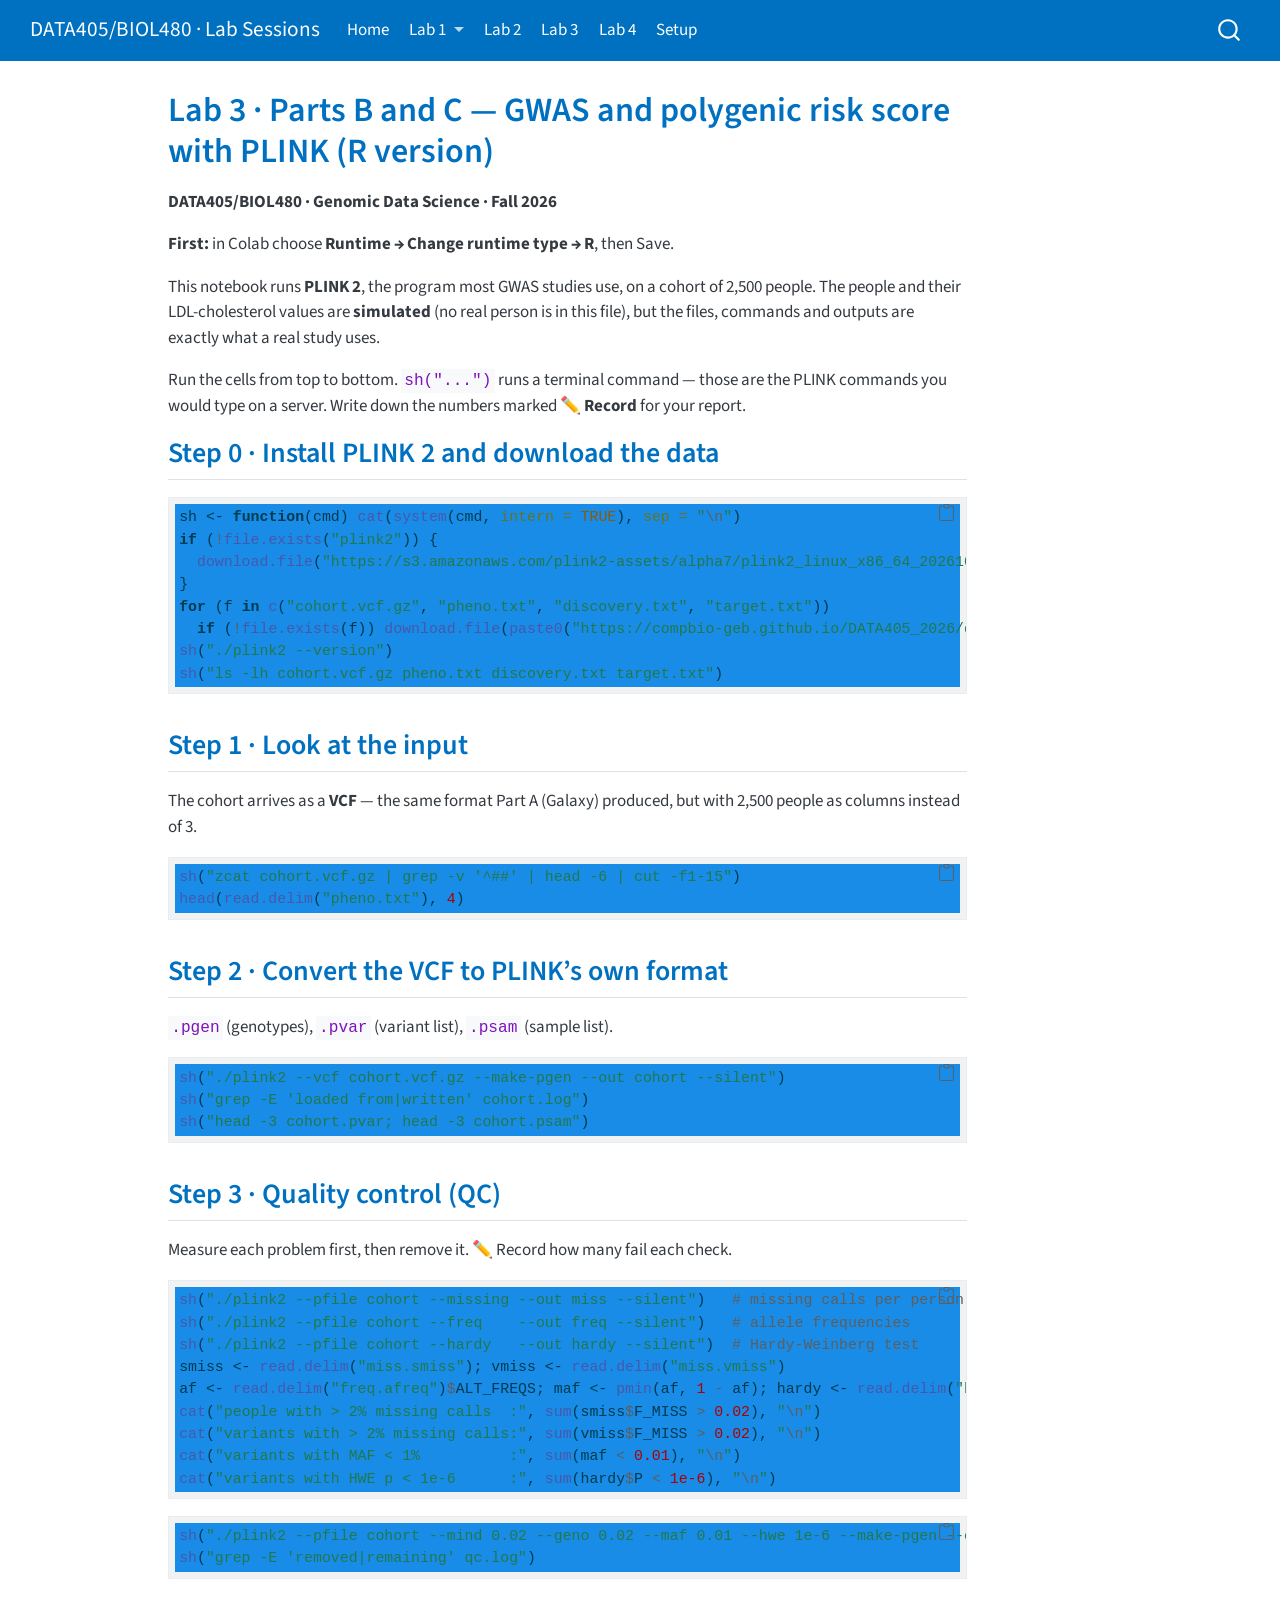
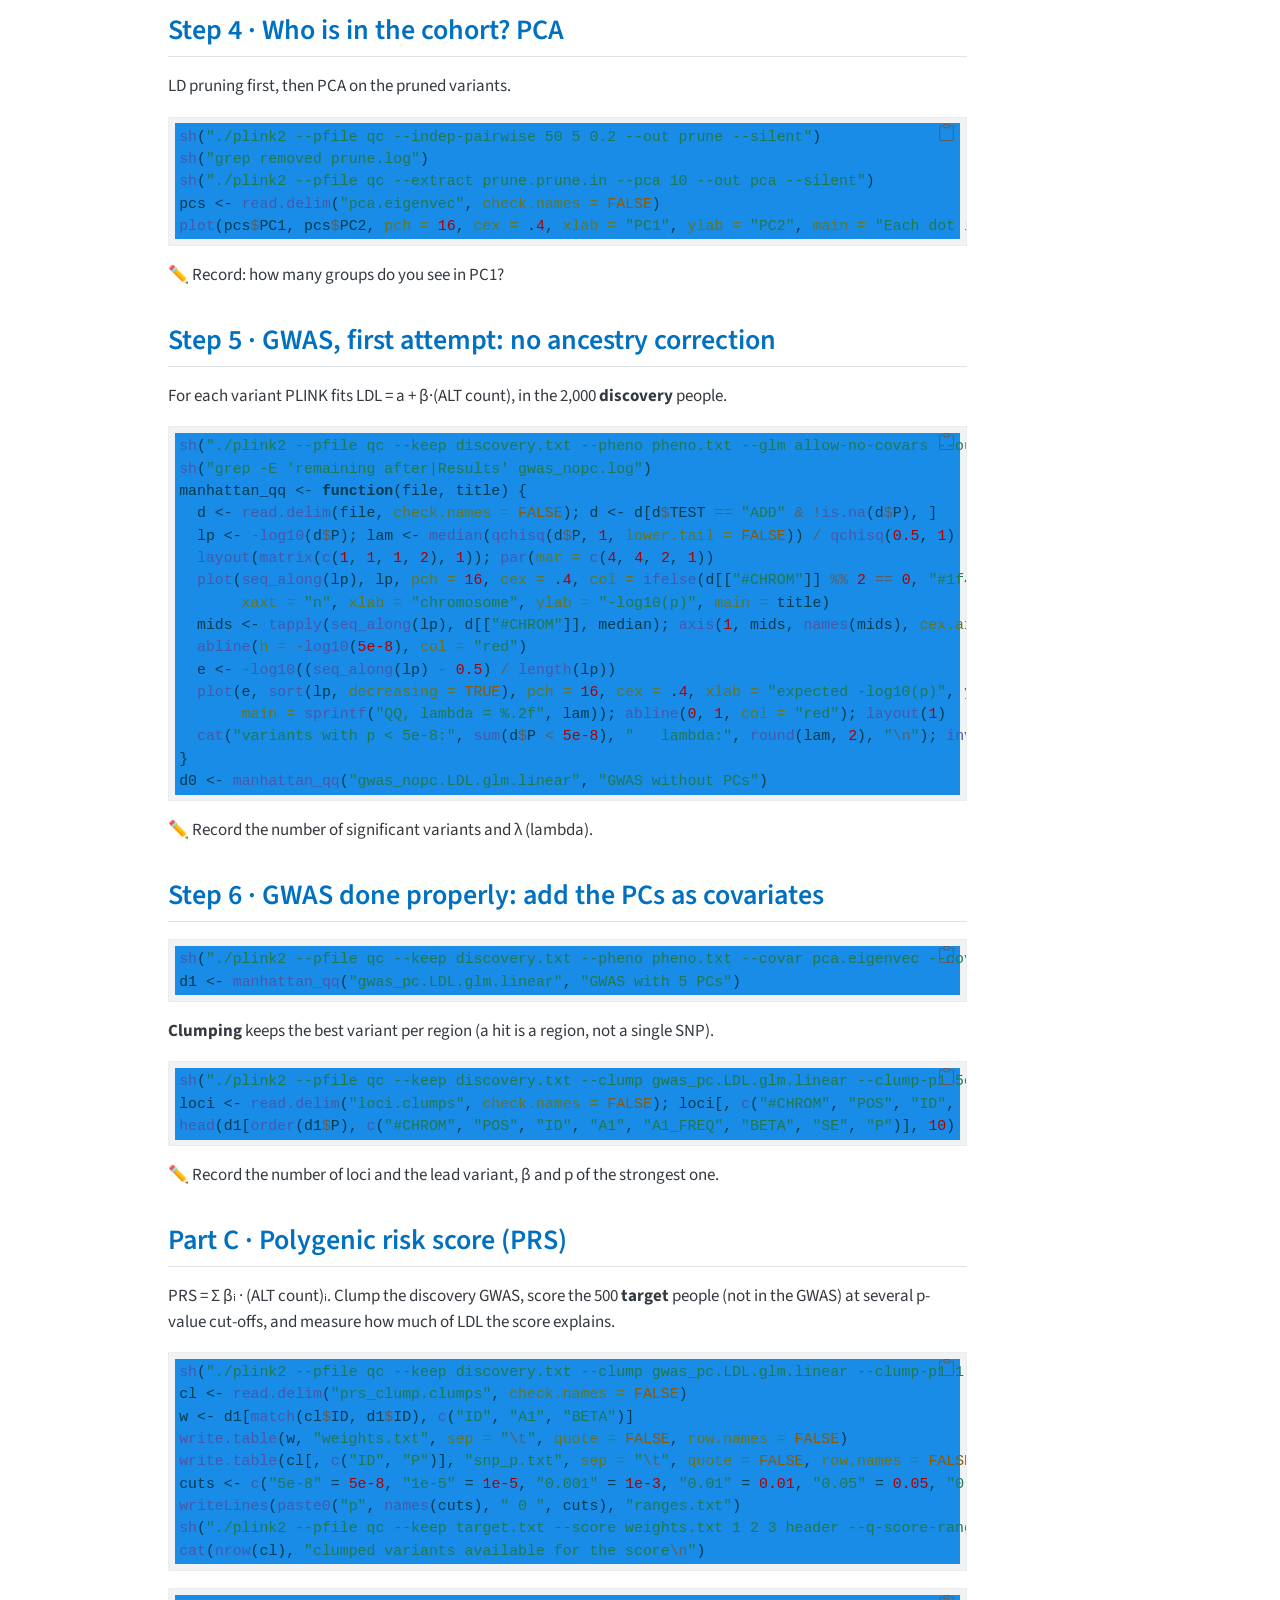
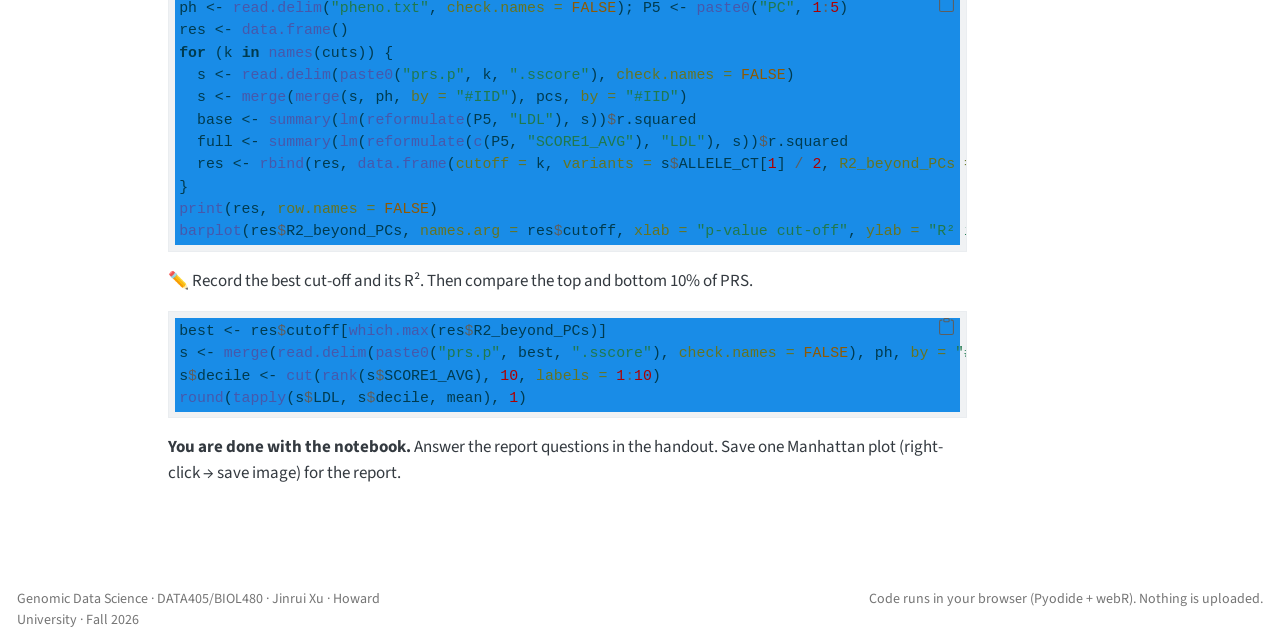
<file: docs/notebooks/Lab3_GWAS_PRS_R.html>
<!DOCTYPE html>
<html xmlns="http://www.w3.org/1999/xhtml" lang="en" xml:lang="en"><head>

<meta charset="utf-8">
<meta name="generator" content="quarto-1.7.32">

<meta name="viewport" content="width=device-width, initial-scale=1.0, user-scalable=yes">


<title>Lab 3 · Parts B and C — GWAS and polygenic risk score with PLINK (R version) – DATA405/BIOL480 · Lab Sessions</title>
<style>
code{white-space: pre-wrap;}
span.smallcaps{font-variant: small-caps;}
div.columns{display: flex; gap: min(4vw, 1.5em);}
div.column{flex: auto; overflow-x: auto;}
div.hanging-indent{margin-left: 1.5em; text-indent: -1.5em;}
ul.task-list{list-style: none;}
ul.task-list li input[type="checkbox"] {
  width: 0.8em;
  margin: 0 0.8em 0.2em -1em; /* quarto-specific, see https://github.com/quarto-dev/quarto-cli/issues/4556 */ 
  vertical-align: middle;
}
/* CSS for syntax highlighting */
html { -webkit-text-size-adjust: 100%; }
pre > code.sourceCode { white-space: pre; position: relative; }
pre > code.sourceCode > span { display: inline-block; line-height: 1.25; }
pre > code.sourceCode > span:empty { height: 1.2em; }
.sourceCode { overflow: visible; }
code.sourceCode > span { color: inherit; text-decoration: inherit; }
div.sourceCode { margin: 1em 0; }
pre.sourceCode { margin: 0; }
@media screen {
div.sourceCode { overflow: auto; }
}
@media print {
pre > code.sourceCode { white-space: pre-wrap; }
pre > code.sourceCode > span { text-indent: -5em; padding-left: 5em; }
}
pre.numberSource code
  { counter-reset: source-line 0; }
pre.numberSource code > span
  { position: relative; left: -4em; counter-increment: source-line; }
pre.numberSource code > span > a:first-child::before
  { content: counter(source-line);
    position: relative; left: -1em; text-align: right; vertical-align: baseline;
    border: none; display: inline-block;
    -webkit-touch-callout: none; -webkit-user-select: none;
    -khtml-user-select: none; -moz-user-select: none;
    -ms-user-select: none; user-select: none;
    padding: 0 4px; width: 4em;
  }
pre.numberSource { margin-left: 3em;  padding-left: 4px; }
div.sourceCode
  {   }
@media screen {
pre > code.sourceCode > span > a:first-child::before { text-decoration: underline; }
}
</style>


<script src="../site_libs/quarto-nav/quarto-nav.js"></script>
<script src="../site_libs/quarto-nav/headroom.min.js"></script>
<script src="../site_libs/clipboard/clipboard.min.js"></script>
<script src="../site_libs/quarto-search/autocomplete.umd.js"></script>
<script src="../site_libs/quarto-search/fuse.min.js"></script>
<script src="../site_libs/quarto-search/quarto-search.js"></script>
<meta name="quarto:offset" content="../">
<script src="../site_libs/quarto-html/quarto.js" type="module"></script>
<script src="../site_libs/quarto-html/tabsets/tabsets.js" type="module"></script>
<script src="../site_libs/quarto-html/popper.min.js"></script>
<script src="../site_libs/quarto-html/tippy.umd.min.js"></script>
<script src="../site_libs/quarto-html/anchor.min.js"></script>
<link href="../site_libs/quarto-html/tippy.css" rel="stylesheet">
<link href="../site_libs/quarto-html/quarto-syntax-highlighting-37eea08aefeeee20ff55810ff984fec1.css" rel="stylesheet" id="quarto-text-highlighting-styles">
<script src="../site_libs/bootstrap/bootstrap.min.js"></script>
<link href="../site_libs/bootstrap/bootstrap-icons.css" rel="stylesheet">
<link href="../site_libs/bootstrap/bootstrap-c6fe8f099a88ecabc23f33ea3dbd3323.min.css" rel="stylesheet" append-hash="true" id="quarto-bootstrap" data-mode="light">
<script src="../site_libs/quarto-contrib/live-runtime/live-runtime.js" type="module"></script>
<link href="../site_libs/quarto-contrib/live-runtime/live-runtime.css" rel="stylesheet">
<script id="quarto-search-options" type="application/json">{
  "location": "navbar",
  "copy-button": false,
  "collapse-after": 3,
  "panel-placement": "end",
  "type": "overlay",
  "limit": 50,
  "keyboard-shortcut": [
    "f",
    "/",
    "s"
  ],
  "show-item-context": false,
  "language": {
    "search-no-results-text": "No results",
    "search-matching-documents-text": "matching documents",
    "search-copy-link-title": "Copy link to search",
    "search-hide-matches-text": "Hide additional matches",
    "search-more-match-text": "more match in this document",
    "search-more-matches-text": "more matches in this document",
    "search-clear-button-title": "Clear",
    "search-text-placeholder": "",
    "search-detached-cancel-button-title": "Cancel",
    "search-submit-button-title": "Submit",
    "search-label": "Search"
  }
}</script>
<script type="module" src="../site_libs/quarto-ojs/quarto-ojs-runtime.js"></script>
<link href="../site_libs/quarto-ojs/quarto-ojs.css" rel="stylesheet">


<link rel="stylesheet" href="../styles.css">
</head>

<body class="nav-fixed quarto-light">

<div id="quarto-search-results"></div>
  <header id="quarto-header" class="headroom fixed-top">
    <nav class="navbar navbar-expand-lg " data-bs-theme="dark">
      <div class="navbar-container container-fluid">
      <div class="navbar-brand-container mx-auto">
    <a class="navbar-brand" href="../index.html">
    <span class="navbar-title">DATA405/BIOL480 · Lab Sessions</span>
    </a>
  </div>
            <div id="quarto-search" class="" title="Search"></div>
          <button class="navbar-toggler" type="button" data-bs-toggle="collapse" data-bs-target="#navbarCollapse" aria-controls="navbarCollapse" role="menu" aria-expanded="false" aria-label="Toggle navigation" onclick="if (window.quartoToggleHeadroom) { window.quartoToggleHeadroom(); }">
  <span class="navbar-toggler-icon"></span>
</button>
          <div class="collapse navbar-collapse" id="navbarCollapse">
            <ul class="navbar-nav navbar-nav-scroll me-auto">
  <li class="nav-item">
    <a class="nav-link" href="../index.html"> 
<span class="menu-text">Home</span></a>
  </li>  
  <li class="nav-item dropdown ">
    <a class="nav-link dropdown-toggle" href="#" id="nav-menu-lab-1" role="link" data-bs-toggle="dropdown" aria-expanded="false">
 <span class="menu-text">Lab 1</span>
    </a>
    <ul class="dropdown-menu" aria-labelledby="nav-menu-lab-1">    
        <li>
    <a class="dropdown-item" href="../lab1.html">
 <span class="dropdown-text">Lab 1 · Python and R on real chr22 data</span></a>
  </li>  
        <li>
    <a class="dropdown-item" href="../notes.html">
 <span class="dropdown-text">Lecture 10 notes</span></a>
  </li>  
        <li>
    <a class="dropdown-item" href="../rosetta.html">
 <span class="dropdown-text">Rosetta stone (Python ↔︎ R)</span></a>
  </li>  
        <li>
    <a class="dropdown-item" href="../stats.html">
 <span class="dropdown-text">Lecture 11 notes</span></a>
  </li>  
        <li>
    <a class="dropdown-item" href="../data.html">
 <span class="dropdown-text">Lab 1 data</span></a>
  </li>  
    </ul>
  </li>
  <li class="nav-item">
    <a class="nav-link" href="../lab2.html"> 
<span class="menu-text">Lab 2</span></a>
  </li>  
  <li class="nav-item">
    <a class="nav-link" href="../lab3.html"> 
<span class="menu-text">Lab 3</span></a>
  </li>  
  <li class="nav-item">
    <a class="nav-link" href="../lab4.html"> 
<span class="menu-text">Lab 4</span></a>
  </li>  
  <li class="nav-item">
    <a class="nav-link" href="../setup.html"> 
<span class="menu-text">Setup</span></a>
  </li>  
</ul>
          </div> <!-- /navcollapse -->
            <div class="quarto-navbar-tools">
</div>
      </div> <!-- /container-fluid -->
    </nav>
</header>
<!-- content -->
<div id="quarto-content" class="quarto-container page-columns page-rows-contents page-layout-article page-navbar">
<!-- sidebar -->
<!-- margin-sidebar -->
    <div id="quarto-margin-sidebar" class="sidebar margin-sidebar">
        <nav id="TOC" role="doc-toc" class="toc-active">
    <h2 id="toc-title">On this page</h2>
   
  <ul>
  <li><a href="#step-0-install-plink-2-and-download-the-data" id="toc-step-0-install-plink-2-and-download-the-data" class="nav-link active" data-scroll-target="#step-0-install-plink-2-and-download-the-data">Step 0 · Install PLINK 2 and download the data</a></li>
  <li><a href="#step-1-look-at-the-input" id="toc-step-1-look-at-the-input" class="nav-link" data-scroll-target="#step-1-look-at-the-input">Step 1 · Look at the input</a></li>
  <li><a href="#step-2-convert-the-vcf-to-plinks-own-format" id="toc-step-2-convert-the-vcf-to-plinks-own-format" class="nav-link" data-scroll-target="#step-2-convert-the-vcf-to-plinks-own-format">Step 2 · Convert the VCF to PLINK’s own format</a></li>
  <li><a href="#step-3-quality-control-qc" id="toc-step-3-quality-control-qc" class="nav-link" data-scroll-target="#step-3-quality-control-qc">Step 3 · Quality control (QC)</a></li>
  <li><a href="#step-4-who-is-in-the-cohort-pca" id="toc-step-4-who-is-in-the-cohort-pca" class="nav-link" data-scroll-target="#step-4-who-is-in-the-cohort-pca">Step 4 · Who is in the cohort? PCA</a></li>
  <li><a href="#step-5-gwas-first-attempt-no-ancestry-correction" id="toc-step-5-gwas-first-attempt-no-ancestry-correction" class="nav-link" data-scroll-target="#step-5-gwas-first-attempt-no-ancestry-correction">Step 5 · GWAS, first attempt: no ancestry correction</a></li>
  <li><a href="#step-6-gwas-done-properly-add-the-pcs-as-covariates" id="toc-step-6-gwas-done-properly-add-the-pcs-as-covariates" class="nav-link" data-scroll-target="#step-6-gwas-done-properly-add-the-pcs-as-covariates">Step 6 · GWAS done properly: add the PCs as covariates</a></li>
  <li><a href="#part-c-polygenic-risk-score-prs" id="toc-part-c-polygenic-risk-score-prs" class="nav-link" data-scroll-target="#part-c-polygenic-risk-score-prs">Part C · Polygenic risk score (PRS)</a></li>
  </ul>
</nav>
    </div>
<!-- main -->
<main class="content" id="quarto-document-content">

<header id="title-block-header" class="quarto-title-block default">
<div class="quarto-title">
<h1 class="title">Lab 3 · Parts B and C — GWAS and polygenic risk score with PLINK (R version)</h1>
</div>



<div class="quarto-title-meta">

    
  
    
  </div>
  


</header>


<p><strong>DATA405/BIOL480 · Genomic Data Science · Fall 2026</strong></p>
<p><strong>First:</strong> in Colab choose <strong>Runtime → Change runtime type → R</strong>, then Save.</p>
<p>This notebook runs <strong>PLINK 2</strong>, the program most GWAS studies use, on a cohort of 2,500 people. The people and their LDL-cholesterol values are <strong>simulated</strong> (no real person is in this file), but the files, commands and outputs are exactly what a real study uses.</p>
<p>Run the cells from top to bottom. <code>sh("...")</code> runs a terminal command — those are the PLINK commands you would type on a server. Write down the numbers marked <strong>✏️ Record</strong> for your report.</p>
<section id="step-0-install-plink-2-and-download-the-data" class="level2">
<h2 class="anchored" data-anchor-id="step-0-install-plink-2-and-download-the-data">Step 0 · Install PLINK 2 and download the data</h2>
<div id="1a74814a" class="cell">
<div class="sourceCode cell-code" id="cb1"><pre class="sourceCode r code-with-copy"><code class="sourceCode r"><span id="cb1-1"><a href="#cb1-1" aria-hidden="true" tabindex="-1"></a>sh <span class="ot">&lt;-</span> <span class="cf">function</span>(cmd) <span class="fu">cat</span>(<span class="fu">system</span>(cmd, <span class="at">intern =</span> <span class="cn">TRUE</span>), <span class="at">sep =</span> <span class="st">"</span><span class="sc">\n</span><span class="st">"</span>)</span>
<span id="cb1-2"><a href="#cb1-2" aria-hidden="true" tabindex="-1"></a><span class="cf">if</span> (<span class="sc">!</span><span class="fu">file.exists</span>(<span class="st">"plink2"</span>)) {</span>
<span id="cb1-3"><a href="#cb1-3" aria-hidden="true" tabindex="-1"></a>  <span class="fu">download.file</span>(<span class="st">"https://s3.amazonaws.com/plink2-assets/alpha7/plink2_linux_x86_64_20261015.zip"</span>, <span class="st">"plink2.zip"</span>, <span class="at">quiet =</span> <span class="cn">TRUE</span>); <span class="fu">unzip</span>(<span class="st">"plink2.zip"</span>); <span class="fu">Sys.chmod</span>(<span class="st">"plink2"</span>, <span class="st">"755"</span>)</span>
<span id="cb1-4"><a href="#cb1-4" aria-hidden="true" tabindex="-1"></a>}</span>
<span id="cb1-5"><a href="#cb1-5" aria-hidden="true" tabindex="-1"></a><span class="cf">for</span> (f <span class="cf">in</span> <span class="fu">c</span>(<span class="st">"cohort.vcf.gz"</span>, <span class="st">"pheno.txt"</span>, <span class="st">"discovery.txt"</span>, <span class="st">"target.txt"</span>))</span>
<span id="cb1-6"><a href="#cb1-6" aria-hidden="true" tabindex="-1"></a>  <span class="cf">if</span> (<span class="sc">!</span><span class="fu">file.exists</span>(f)) <span class="fu">download.file</span>(<span class="fu">paste0</span>(<span class="st">"https://compbio-geb.github.io/DATA405_2026/data/lab3/"</span>, f), f, <span class="at">quiet =</span> <span class="cn">TRUE</span>)</span>
<span id="cb1-7"><a href="#cb1-7" aria-hidden="true" tabindex="-1"></a><span class="fu">sh</span>(<span class="st">"./plink2 --version"</span>)</span>
<span id="cb1-8"><a href="#cb1-8" aria-hidden="true" tabindex="-1"></a><span class="fu">sh</span>(<span class="st">"ls -lh cohort.vcf.gz pheno.txt discovery.txt target.txt"</span>)</span></code><button title="Copy to Clipboard" class="code-copy-button"><i class="bi"></i></button></pre></div>
</div>
</section>
<section id="step-1-look-at-the-input" class="level2">
<h2 class="anchored" data-anchor-id="step-1-look-at-the-input">Step 1 · Look at the input</h2>
<p>The cohort arrives as a <strong>VCF</strong> — the same format Part A (Galaxy) produced, but with 2,500 people as columns instead of 3.</p>
<div id="32d3cc36" class="cell">
<div class="sourceCode cell-code" id="cb2"><pre class="sourceCode r code-with-copy"><code class="sourceCode r"><span id="cb2-1"><a href="#cb2-1" aria-hidden="true" tabindex="-1"></a><span class="fu">sh</span>(<span class="st">"zcat cohort.vcf.gz | grep -v '^##' | head -6 | cut -f1-15"</span>)</span>
<span id="cb2-2"><a href="#cb2-2" aria-hidden="true" tabindex="-1"></a><span class="fu">head</span>(<span class="fu">read.delim</span>(<span class="st">"pheno.txt"</span>), <span class="dv">4</span>)</span></code><button title="Copy to Clipboard" class="code-copy-button"><i class="bi"></i></button></pre></div>
</div>
</section>
<section id="step-2-convert-the-vcf-to-plinks-own-format" class="level2">
<h2 class="anchored" data-anchor-id="step-2-convert-the-vcf-to-plinks-own-format">Step 2 · Convert the VCF to PLINK’s own format</h2>
<p><code>.pgen</code> (genotypes), <code>.pvar</code> (variant list), <code>.psam</code> (sample list).</p>
<div id="3339c781" class="cell">
<div class="sourceCode cell-code" id="cb3"><pre class="sourceCode r code-with-copy"><code class="sourceCode r"><span id="cb3-1"><a href="#cb3-1" aria-hidden="true" tabindex="-1"></a><span class="fu">sh</span>(<span class="st">"./plink2 --vcf cohort.vcf.gz --make-pgen --out cohort --silent"</span>)</span>
<span id="cb3-2"><a href="#cb3-2" aria-hidden="true" tabindex="-1"></a><span class="fu">sh</span>(<span class="st">"grep -E 'loaded from|written' cohort.log"</span>)</span>
<span id="cb3-3"><a href="#cb3-3" aria-hidden="true" tabindex="-1"></a><span class="fu">sh</span>(<span class="st">"head -3 cohort.pvar; head -3 cohort.psam"</span>)</span></code><button title="Copy to Clipboard" class="code-copy-button"><i class="bi"></i></button></pre></div>
</div>
</section>
<section id="step-3-quality-control-qc" class="level2">
<h2 class="anchored" data-anchor-id="step-3-quality-control-qc">Step 3 · Quality control (QC)</h2>
<p>Measure each problem first, then remove it. ✏️ Record how many fail each check.</p>
<div id="64fb8418" class="cell">
<div class="sourceCode cell-code" id="cb4"><pre class="sourceCode r code-with-copy"><code class="sourceCode r"><span id="cb4-1"><a href="#cb4-1" aria-hidden="true" tabindex="-1"></a><span class="fu">sh</span>(<span class="st">"./plink2 --pfile cohort --missing --out miss --silent"</span>)   <span class="co"># missing calls per person / variant</span></span>
<span id="cb4-2"><a href="#cb4-2" aria-hidden="true" tabindex="-1"></a><span class="fu">sh</span>(<span class="st">"./plink2 --pfile cohort --freq    --out freq --silent"</span>)   <span class="co"># allele frequencies</span></span>
<span id="cb4-3"><a href="#cb4-3" aria-hidden="true" tabindex="-1"></a><span class="fu">sh</span>(<span class="st">"./plink2 --pfile cohort --hardy   --out hardy --silent"</span>)  <span class="co"># Hardy-Weinberg test</span></span>
<span id="cb4-4"><a href="#cb4-4" aria-hidden="true" tabindex="-1"></a>smiss <span class="ot">&lt;-</span> <span class="fu">read.delim</span>(<span class="st">"miss.smiss"</span>); vmiss <span class="ot">&lt;-</span> <span class="fu">read.delim</span>(<span class="st">"miss.vmiss"</span>)</span>
<span id="cb4-5"><a href="#cb4-5" aria-hidden="true" tabindex="-1"></a>af <span class="ot">&lt;-</span> <span class="fu">read.delim</span>(<span class="st">"freq.afreq"</span>)<span class="sc">$</span>ALT_FREQS; maf <span class="ot">&lt;-</span> <span class="fu">pmin</span>(af, <span class="dv">1</span> <span class="sc">-</span> af); hardy <span class="ot">&lt;-</span> <span class="fu">read.delim</span>(<span class="st">"hardy.hardy"</span>)</span>
<span id="cb4-6"><a href="#cb4-6" aria-hidden="true" tabindex="-1"></a><span class="fu">cat</span>(<span class="st">"people with &gt; 2% missing calls  :"</span>, <span class="fu">sum</span>(smiss<span class="sc">$</span>F_MISS <span class="sc">&gt;</span> <span class="fl">0.02</span>), <span class="st">"</span><span class="sc">\n</span><span class="st">"</span>)</span>
<span id="cb4-7"><a href="#cb4-7" aria-hidden="true" tabindex="-1"></a><span class="fu">cat</span>(<span class="st">"variants with &gt; 2% missing calls:"</span>, <span class="fu">sum</span>(vmiss<span class="sc">$</span>F_MISS <span class="sc">&gt;</span> <span class="fl">0.02</span>), <span class="st">"</span><span class="sc">\n</span><span class="st">"</span>)</span>
<span id="cb4-8"><a href="#cb4-8" aria-hidden="true" tabindex="-1"></a><span class="fu">cat</span>(<span class="st">"variants with MAF &lt; 1%          :"</span>, <span class="fu">sum</span>(maf <span class="sc">&lt;</span> <span class="fl">0.01</span>), <span class="st">"</span><span class="sc">\n</span><span class="st">"</span>)</span>
<span id="cb4-9"><a href="#cb4-9" aria-hidden="true" tabindex="-1"></a><span class="fu">cat</span>(<span class="st">"variants with HWE p &lt; 1e-6      :"</span>, <span class="fu">sum</span>(hardy<span class="sc">$</span>P <span class="sc">&lt;</span> <span class="fl">1e-6</span>), <span class="st">"</span><span class="sc">\n</span><span class="st">"</span>)</span></code><button title="Copy to Clipboard" class="code-copy-button"><i class="bi"></i></button></pre></div>
</div>
<div id="94e5f668" class="cell">
<div class="sourceCode cell-code" id="cb5"><pre class="sourceCode r code-with-copy"><code class="sourceCode r"><span id="cb5-1"><a href="#cb5-1" aria-hidden="true" tabindex="-1"></a><span class="fu">sh</span>(<span class="st">"./plink2 --pfile cohort --mind 0.02 --geno 0.02 --maf 0.01 --hwe 1e-6 --make-pgen --out qc --silent"</span>)</span>
<span id="cb5-2"><a href="#cb5-2" aria-hidden="true" tabindex="-1"></a><span class="fu">sh</span>(<span class="st">"grep -E 'removed|remaining' qc.log"</span>)</span></code><button title="Copy to Clipboard" class="code-copy-button"><i class="bi"></i></button></pre></div>
</div>
</section>
<section id="step-4-who-is-in-the-cohort-pca" class="level2">
<h2 class="anchored" data-anchor-id="step-4-who-is-in-the-cohort-pca">Step 4 · Who is in the cohort? PCA</h2>
<p>LD pruning first, then PCA on the pruned variants.</p>
<div id="f46b406f" class="cell">
<div class="sourceCode cell-code" id="cb6"><pre class="sourceCode r code-with-copy"><code class="sourceCode r"><span id="cb6-1"><a href="#cb6-1" aria-hidden="true" tabindex="-1"></a><span class="fu">sh</span>(<span class="st">"./plink2 --pfile qc --indep-pairwise 50 5 0.2 --out prune --silent"</span>)</span>
<span id="cb6-2"><a href="#cb6-2" aria-hidden="true" tabindex="-1"></a><span class="fu">sh</span>(<span class="st">"grep removed prune.log"</span>)</span>
<span id="cb6-3"><a href="#cb6-3" aria-hidden="true" tabindex="-1"></a><span class="fu">sh</span>(<span class="st">"./plink2 --pfile qc --extract prune.prune.in --pca 10 --out pca --silent"</span>)</span>
<span id="cb6-4"><a href="#cb6-4" aria-hidden="true" tabindex="-1"></a>pcs <span class="ot">&lt;-</span> <span class="fu">read.delim</span>(<span class="st">"pca.eigenvec"</span>, <span class="at">check.names =</span> <span class="cn">FALSE</span>)</span>
<span id="cb6-5"><a href="#cb6-5" aria-hidden="true" tabindex="-1"></a><span class="fu">plot</span>(pcs<span class="sc">$</span>PC1, pcs<span class="sc">$</span>PC2, <span class="at">pch =</span> <span class="dv">16</span>, <span class="at">cex =</span> .<span class="dv">4</span>, <span class="at">xlab =</span> <span class="st">"PC1"</span>, <span class="at">ylab =</span> <span class="st">"PC2"</span>, <span class="at">main =</span> <span class="st">"Each dot is one person"</span>)</span></code><button title="Copy to Clipboard" class="code-copy-button"><i class="bi"></i></button></pre></div>
</div>
<p>✏️ Record: how many groups do you see in PC1?</p>
</section>
<section id="step-5-gwas-first-attempt-no-ancestry-correction" class="level2">
<h2 class="anchored" data-anchor-id="step-5-gwas-first-attempt-no-ancestry-correction">Step 5 · GWAS, first attempt: no ancestry correction</h2>
<p>For each variant PLINK fits LDL = a + β·(ALT count), in the 2,000 <strong>discovery</strong> people.</p>
<div id="60b4e328" class="cell">
<div class="sourceCode cell-code" id="cb7"><pre class="sourceCode r code-with-copy"><code class="sourceCode r"><span id="cb7-1"><a href="#cb7-1" aria-hidden="true" tabindex="-1"></a><span class="fu">sh</span>(<span class="st">"./plink2 --pfile qc --keep discovery.txt --pheno pheno.txt --glm allow-no-covars --out gwas_nopc --silent"</span>)</span>
<span id="cb7-2"><a href="#cb7-2" aria-hidden="true" tabindex="-1"></a><span class="fu">sh</span>(<span class="st">"grep -E 'remaining after|Results' gwas_nopc.log"</span>)</span>
<span id="cb7-3"><a href="#cb7-3" aria-hidden="true" tabindex="-1"></a>manhattan_qq <span class="ot">&lt;-</span> <span class="cf">function</span>(file, title) {</span>
<span id="cb7-4"><a href="#cb7-4" aria-hidden="true" tabindex="-1"></a>  d <span class="ot">&lt;-</span> <span class="fu">read.delim</span>(file, <span class="at">check.names =</span> <span class="cn">FALSE</span>); d <span class="ot">&lt;-</span> d[d<span class="sc">$</span>TEST <span class="sc">==</span> <span class="st">"ADD"</span> <span class="sc">&amp;</span> <span class="sc">!</span><span class="fu">is.na</span>(d<span class="sc">$</span>P), ]</span>
<span id="cb7-5"><a href="#cb7-5" aria-hidden="true" tabindex="-1"></a>  lp <span class="ot">&lt;-</span> <span class="sc">-</span><span class="fu">log10</span>(d<span class="sc">$</span>P); lam <span class="ot">&lt;-</span> <span class="fu">median</span>(<span class="fu">qchisq</span>(d<span class="sc">$</span>P, <span class="dv">1</span>, <span class="at">lower.tail =</span> <span class="cn">FALSE</span>)) <span class="sc">/</span> <span class="fu">qchisq</span>(<span class="fl">0.5</span>, <span class="dv">1</span>)</span>
<span id="cb7-6"><a href="#cb7-6" aria-hidden="true" tabindex="-1"></a>  <span class="fu">layout</span>(<span class="fu">matrix</span>(<span class="fu">c</span>(<span class="dv">1</span>, <span class="dv">1</span>, <span class="dv">1</span>, <span class="dv">2</span>), <span class="dv">1</span>)); <span class="fu">par</span>(<span class="at">mar =</span> <span class="fu">c</span>(<span class="dv">4</span>, <span class="dv">4</span>, <span class="dv">2</span>, <span class="dv">1</span>))</span>
<span id="cb7-7"><a href="#cb7-7" aria-hidden="true" tabindex="-1"></a>  <span class="fu">plot</span>(<span class="fu">seq_along</span>(lp), lp, <span class="at">pch =</span> <span class="dv">16</span>, <span class="at">cex =</span> .<span class="dv">4</span>, <span class="at">col =</span> <span class="fu">ifelse</span>(d[[<span class="st">"#CHROM"</span>]] <span class="sc">%%</span> <span class="dv">2</span> <span class="sc">==</span> <span class="dv">0</span>, <span class="st">"#1f4e79"</span>, <span class="st">"#7fa7d1"</span>),</span>
<span id="cb7-8"><a href="#cb7-8" aria-hidden="true" tabindex="-1"></a>       <span class="at">xaxt =</span> <span class="st">"n"</span>, <span class="at">xlab =</span> <span class="st">"chromosome"</span>, <span class="at">ylab =</span> <span class="st">"-log10(p)"</span>, <span class="at">main =</span> title)</span>
<span id="cb7-9"><a href="#cb7-9" aria-hidden="true" tabindex="-1"></a>  mids <span class="ot">&lt;-</span> <span class="fu">tapply</span>(<span class="fu">seq_along</span>(lp), d[[<span class="st">"#CHROM"</span>]], median); <span class="fu">axis</span>(<span class="dv">1</span>, mids, <span class="fu">names</span>(mids), <span class="at">cex.axis =</span> .<span class="dv">6</span>)</span>
<span id="cb7-10"><a href="#cb7-10" aria-hidden="true" tabindex="-1"></a>  <span class="fu">abline</span>(<span class="at">h =</span> <span class="sc">-</span><span class="fu">log10</span>(<span class="fl">5e-8</span>), <span class="at">col =</span> <span class="st">"red"</span>)</span>
<span id="cb7-11"><a href="#cb7-11" aria-hidden="true" tabindex="-1"></a>  e <span class="ot">&lt;-</span> <span class="sc">-</span><span class="fu">log10</span>((<span class="fu">seq_along</span>(lp) <span class="sc">-</span> <span class="fl">0.5</span>) <span class="sc">/</span> <span class="fu">length</span>(lp))</span>
<span id="cb7-12"><a href="#cb7-12" aria-hidden="true" tabindex="-1"></a>  <span class="fu">plot</span>(e, <span class="fu">sort</span>(lp, <span class="at">decreasing =</span> <span class="cn">TRUE</span>), <span class="at">pch =</span> <span class="dv">16</span>, <span class="at">cex =</span> .<span class="dv">4</span>, <span class="at">xlab =</span> <span class="st">"expected -log10(p)"</span>, <span class="at">ylab =</span> <span class="st">"observed"</span>,</span>
<span id="cb7-13"><a href="#cb7-13" aria-hidden="true" tabindex="-1"></a>       <span class="at">main =</span> <span class="fu">sprintf</span>(<span class="st">"QQ, lambda = %.2f"</span>, lam)); <span class="fu">abline</span>(<span class="dv">0</span>, <span class="dv">1</span>, <span class="at">col =</span> <span class="st">"red"</span>); <span class="fu">layout</span>(<span class="dv">1</span>)</span>
<span id="cb7-14"><a href="#cb7-14" aria-hidden="true" tabindex="-1"></a>  <span class="fu">cat</span>(<span class="st">"variants with p &lt; 5e-8:"</span>, <span class="fu">sum</span>(d<span class="sc">$</span>P <span class="sc">&lt;</span> <span class="fl">5e-8</span>), <span class="st">"   lambda:"</span>, <span class="fu">round</span>(lam, <span class="dv">2</span>), <span class="st">"</span><span class="sc">\n</span><span class="st">"</span>); <span class="fu">invisible</span>(d)</span>
<span id="cb7-15"><a href="#cb7-15" aria-hidden="true" tabindex="-1"></a>}</span>
<span id="cb7-16"><a href="#cb7-16" aria-hidden="true" tabindex="-1"></a>d0 <span class="ot">&lt;-</span> <span class="fu">manhattan_qq</span>(<span class="st">"gwas_nopc.LDL.glm.linear"</span>, <span class="st">"GWAS without PCs"</span>)</span></code><button title="Copy to Clipboard" class="code-copy-button"><i class="bi"></i></button></pre></div>
</div>
<p>✏️ Record the number of significant variants and λ (lambda).</p>
</section>
<section id="step-6-gwas-done-properly-add-the-pcs-as-covariates" class="level2">
<h2 class="anchored" data-anchor-id="step-6-gwas-done-properly-add-the-pcs-as-covariates">Step 6 · GWAS done properly: add the PCs as covariates</h2>
<div id="cb4d06fd" class="cell">
<div class="sourceCode cell-code" id="cb8"><pre class="sourceCode r code-with-copy"><code class="sourceCode r"><span id="cb8-1"><a href="#cb8-1" aria-hidden="true" tabindex="-1"></a><span class="fu">sh</span>(<span class="st">"./plink2 --pfile qc --keep discovery.txt --pheno pheno.txt --covar pca.eigenvec --covar-name PC1-PC5 --glm hide-covar --out gwas_pc --silent"</span>)</span>
<span id="cb8-2"><a href="#cb8-2" aria-hidden="true" tabindex="-1"></a>d1 <span class="ot">&lt;-</span> <span class="fu">manhattan_qq</span>(<span class="st">"gwas_pc.LDL.glm.linear"</span>, <span class="st">"GWAS with 5 PCs"</span>)</span></code><button title="Copy to Clipboard" class="code-copy-button"><i class="bi"></i></button></pre></div>
</div>
<p><strong>Clumping</strong> keeps the best variant per region (a hit is a region, not a single SNP).</p>
<div id="6cfb6dcc" class="cell">
<div class="sourceCode cell-code" id="cb9"><pre class="sourceCode r code-with-copy"><code class="sourceCode r"><span id="cb9-1"><a href="#cb9-1" aria-hidden="true" tabindex="-1"></a><span class="fu">sh</span>(<span class="st">"./plink2 --pfile qc --keep discovery.txt --clump gwas_pc.LDL.glm.linear --clump-p1 5e-8 --clump-r2 0.1 --clump-kb 250 --out loci --silent"</span>)</span>
<span id="cb9-2"><a href="#cb9-2" aria-hidden="true" tabindex="-1"></a>loci <span class="ot">&lt;-</span> <span class="fu">read.delim</span>(<span class="st">"loci.clumps"</span>, <span class="at">check.names =</span> <span class="cn">FALSE</span>); loci[, <span class="fu">c</span>(<span class="st">"#CHROM"</span>, <span class="st">"POS"</span>, <span class="st">"ID"</span>, <span class="st">"P"</span>, <span class="st">"TOTAL"</span>)]</span>
<span id="cb9-3"><a href="#cb9-3" aria-hidden="true" tabindex="-1"></a><span class="fu">head</span>(d1[<span class="fu">order</span>(d1<span class="sc">$</span>P), <span class="fu">c</span>(<span class="st">"#CHROM"</span>, <span class="st">"POS"</span>, <span class="st">"ID"</span>, <span class="st">"A1"</span>, <span class="st">"A1_FREQ"</span>, <span class="st">"BETA"</span>, <span class="st">"SE"</span>, <span class="st">"P"</span>)], <span class="dv">10</span>)</span></code><button title="Copy to Clipboard" class="code-copy-button"><i class="bi"></i></button></pre></div>
</div>
<p>✏️ Record the number of loci and the lead variant, β and p of the strongest one.</p>
</section>
<section id="part-c-polygenic-risk-score-prs" class="level2">
<h2 class="anchored" data-anchor-id="part-c-polygenic-risk-score-prs">Part C · Polygenic risk score (PRS)</h2>
<p>PRS = Σ βᵢ · (ALT count)ᵢ. Clump the discovery GWAS, score the 500 <strong>target</strong> people (not in the GWAS) at several p-value cut-offs, and measure how much of LDL the score explains.</p>
<div id="2922ee7d" class="cell">
<div class="sourceCode cell-code" id="cb10"><pre class="sourceCode r code-with-copy"><code class="sourceCode r"><span id="cb10-1"><a href="#cb10-1" aria-hidden="true" tabindex="-1"></a><span class="fu">sh</span>(<span class="st">"./plink2 --pfile qc --keep discovery.txt --clump gwas_pc.LDL.glm.linear --clump-p1 1 --clump-r2 0.1 --clump-kb 250 --out prs_clump --silent"</span>)</span>
<span id="cb10-2"><a href="#cb10-2" aria-hidden="true" tabindex="-1"></a>cl <span class="ot">&lt;-</span> <span class="fu">read.delim</span>(<span class="st">"prs_clump.clumps"</span>, <span class="at">check.names =</span> <span class="cn">FALSE</span>)</span>
<span id="cb10-3"><a href="#cb10-3" aria-hidden="true" tabindex="-1"></a>w <span class="ot">&lt;-</span> d1[<span class="fu">match</span>(cl<span class="sc">$</span>ID, d1<span class="sc">$</span>ID), <span class="fu">c</span>(<span class="st">"ID"</span>, <span class="st">"A1"</span>, <span class="st">"BETA"</span>)]</span>
<span id="cb10-4"><a href="#cb10-4" aria-hidden="true" tabindex="-1"></a><span class="fu">write.table</span>(w, <span class="st">"weights.txt"</span>, <span class="at">sep =</span> <span class="st">"</span><span class="sc">\t</span><span class="st">"</span>, <span class="at">quote =</span> <span class="cn">FALSE</span>, <span class="at">row.names =</span> <span class="cn">FALSE</span>)</span>
<span id="cb10-5"><a href="#cb10-5" aria-hidden="true" tabindex="-1"></a><span class="fu">write.table</span>(cl[, <span class="fu">c</span>(<span class="st">"ID"</span>, <span class="st">"P"</span>)], <span class="st">"snp_p.txt"</span>, <span class="at">sep =</span> <span class="st">"</span><span class="sc">\t</span><span class="st">"</span>, <span class="at">quote =</span> <span class="cn">FALSE</span>, <span class="at">row.names =</span> <span class="cn">FALSE</span>, <span class="at">col.names =</span> <span class="cn">FALSE</span>)</span>
<span id="cb10-6"><a href="#cb10-6" aria-hidden="true" tabindex="-1"></a>cuts <span class="ot">&lt;-</span> <span class="fu">c</span>(<span class="st">"5e-8"</span> <span class="ot">=</span> <span class="fl">5e-8</span>, <span class="st">"1e-5"</span> <span class="ot">=</span> <span class="fl">1e-5</span>, <span class="st">"0.001"</span> <span class="ot">=</span> <span class="fl">1e-3</span>, <span class="st">"0.01"</span> <span class="ot">=</span> <span class="fl">0.01</span>, <span class="st">"0.05"</span> <span class="ot">=</span> <span class="fl">0.05</span>, <span class="st">"0.5"</span> <span class="ot">=</span> <span class="fl">0.5</span>, <span class="st">"1"</span> <span class="ot">=</span> <span class="dv">1</span>)</span>
<span id="cb10-7"><a href="#cb10-7" aria-hidden="true" tabindex="-1"></a><span class="fu">writeLines</span>(<span class="fu">paste0</span>(<span class="st">"p"</span>, <span class="fu">names</span>(cuts), <span class="st">" 0 "</span>, cuts), <span class="st">"ranges.txt"</span>)</span>
<span id="cb10-8"><a href="#cb10-8" aria-hidden="true" tabindex="-1"></a><span class="fu">sh</span>(<span class="st">"./plink2 --pfile qc --keep target.txt --score weights.txt 1 2 3 header --q-score-range ranges.txt snp_p.txt --out prs --silent"</span>)</span>
<span id="cb10-9"><a href="#cb10-9" aria-hidden="true" tabindex="-1"></a><span class="fu">cat</span>(<span class="fu">nrow</span>(cl), <span class="st">"clumped variants available for the score</span><span class="sc">\n</span><span class="st">"</span>)</span></code><button title="Copy to Clipboard" class="code-copy-button"><i class="bi"></i></button></pre></div>
</div>
<div id="3dd90973" class="cell">
<div class="sourceCode cell-code" id="cb11"><pre class="sourceCode r code-with-copy"><code class="sourceCode r"><span id="cb11-1"><a href="#cb11-1" aria-hidden="true" tabindex="-1"></a>ph <span class="ot">&lt;-</span> <span class="fu">read.delim</span>(<span class="st">"pheno.txt"</span>, <span class="at">check.names =</span> <span class="cn">FALSE</span>); P5 <span class="ot">&lt;-</span> <span class="fu">paste0</span>(<span class="st">"PC"</span>, <span class="dv">1</span><span class="sc">:</span><span class="dv">5</span>)</span>
<span id="cb11-2"><a href="#cb11-2" aria-hidden="true" tabindex="-1"></a>res <span class="ot">&lt;-</span> <span class="fu">data.frame</span>()</span>
<span id="cb11-3"><a href="#cb11-3" aria-hidden="true" tabindex="-1"></a><span class="cf">for</span> (k <span class="cf">in</span> <span class="fu">names</span>(cuts)) {</span>
<span id="cb11-4"><a href="#cb11-4" aria-hidden="true" tabindex="-1"></a>  s <span class="ot">&lt;-</span> <span class="fu">read.delim</span>(<span class="fu">paste0</span>(<span class="st">"prs.p"</span>, k, <span class="st">".sscore"</span>), <span class="at">check.names =</span> <span class="cn">FALSE</span>)</span>
<span id="cb11-5"><a href="#cb11-5" aria-hidden="true" tabindex="-1"></a>  s <span class="ot">&lt;-</span> <span class="fu">merge</span>(<span class="fu">merge</span>(s, ph, <span class="at">by =</span> <span class="st">"#IID"</span>), pcs, <span class="at">by =</span> <span class="st">"#IID"</span>)</span>
<span id="cb11-6"><a href="#cb11-6" aria-hidden="true" tabindex="-1"></a>  base <span class="ot">&lt;-</span> <span class="fu">summary</span>(<span class="fu">lm</span>(<span class="fu">reformulate</span>(P5, <span class="st">"LDL"</span>), s))<span class="sc">$</span>r.squared</span>
<span id="cb11-7"><a href="#cb11-7" aria-hidden="true" tabindex="-1"></a>  full <span class="ot">&lt;-</span> <span class="fu">summary</span>(<span class="fu">lm</span>(<span class="fu">reformulate</span>(<span class="fu">c</span>(P5, <span class="st">"SCORE1_AVG"</span>), <span class="st">"LDL"</span>), s))<span class="sc">$</span>r.squared</span>
<span id="cb11-8"><a href="#cb11-8" aria-hidden="true" tabindex="-1"></a>  res <span class="ot">&lt;-</span> <span class="fu">rbind</span>(res, <span class="fu">data.frame</span>(<span class="at">cutoff =</span> k, <span class="at">variants =</span> s<span class="sc">$</span>ALLELE_CT[<span class="dv">1</span>] <span class="sc">/</span> <span class="dv">2</span>, <span class="at">R2_beyond_PCs =</span> <span class="fu">round</span>(full <span class="sc">-</span> base, <span class="dv">3</span>)))</span>
<span id="cb11-9"><a href="#cb11-9" aria-hidden="true" tabindex="-1"></a>}</span>
<span id="cb11-10"><a href="#cb11-10" aria-hidden="true" tabindex="-1"></a><span class="fu">print</span>(res, <span class="at">row.names =</span> <span class="cn">FALSE</span>)</span>
<span id="cb11-11"><a href="#cb11-11" aria-hidden="true" tabindex="-1"></a><span class="fu">barplot</span>(res<span class="sc">$</span>R2_beyond_PCs, <span class="at">names.arg =</span> res<span class="sc">$</span>cutoff, <span class="at">xlab =</span> <span class="st">"p-value cut-off"</span>, <span class="at">ylab =</span> <span class="st">"R² in target"</span>)</span></code><button title="Copy to Clipboard" class="code-copy-button"><i class="bi"></i></button></pre></div>
</div>
<p>✏️ Record the best cut-off and its R². Then compare the top and bottom 10% of PRS.</p>
<div id="c402a470" class="cell">
<div class="sourceCode cell-code" id="cb12"><pre class="sourceCode r code-with-copy"><code class="sourceCode r"><span id="cb12-1"><a href="#cb12-1" aria-hidden="true" tabindex="-1"></a>best <span class="ot">&lt;-</span> res<span class="sc">$</span>cutoff[<span class="fu">which.max</span>(res<span class="sc">$</span>R2_beyond_PCs)]</span>
<span id="cb12-2"><a href="#cb12-2" aria-hidden="true" tabindex="-1"></a>s <span class="ot">&lt;-</span> <span class="fu">merge</span>(<span class="fu">read.delim</span>(<span class="fu">paste0</span>(<span class="st">"prs.p"</span>, best, <span class="st">".sscore"</span>), <span class="at">check.names =</span> <span class="cn">FALSE</span>), ph, <span class="at">by =</span> <span class="st">"#IID"</span>)</span>
<span id="cb12-3"><a href="#cb12-3" aria-hidden="true" tabindex="-1"></a>s<span class="sc">$</span>decile <span class="ot">&lt;-</span> <span class="fu">cut</span>(<span class="fu">rank</span>(s<span class="sc">$</span>SCORE1_AVG), <span class="dv">10</span>, <span class="at">labels =</span> <span class="dv">1</span><span class="sc">:</span><span class="dv">10</span>)</span>
<span id="cb12-4"><a href="#cb12-4" aria-hidden="true" tabindex="-1"></a><span class="fu">round</span>(<span class="fu">tapply</span>(s<span class="sc">$</span>LDL, s<span class="sc">$</span>decile, mean), <span class="dv">1</span>)</span></code><button title="Copy to Clipboard" class="code-copy-button"><i class="bi"></i></button></pre></div>
</div>
<p><strong>You are done with the notebook.</strong> Answer the report questions in the handout. Save one Manhattan plot (right-click → save image) for the report.</p>


<script type="ojs-module-contents">
eyJjb250ZW50cyI6W119
</script>
<div id="exercise-loading-indicator" class="exercise-loading-indicator d-none d-flex align-items-center gap-2">
<div id="exercise-loading-status" class="d-flex gap-2">

</div>
<div class="spinner-grow spinner-grow-sm">

</div>
</div>
<script type="vfs-file">
W10=
</script>
</section>

</main> <!-- /main -->
<script>
// Language switch: show Python, R, or both columns. The choice is remembered in this browser.
(function () {
  // Pages marked "both-languages" (Lab 1) always show Python and R, with no switch.
  if (document.body.classList.contains("both-languages")) return;
  const cols = document.querySelectorAll(".two-col > div");
  if (!cols.length) return;
  cols.forEach(d => {
    const tag = d.querySelector(":scope > p > .lang-tag, :scope > .lang-tag, .lang-tag");
    if (tag && tag.classList.contains("py")) d.classList.add("col-py");
    if (tag && tag.classList.contains("r")) d.classList.add("col-r");
  });
  const bar = document.createElement("div");
  bar.className = "lang-switch";
  bar.innerHTML = '<span class="lang-switch-label">Show code in:</span>' +
    '<button type="button" data-lang="py">Python</button>' +
    '<button type="button" data-lang="r">R</button>' +
    '<button type="button" data-lang="both">Both</button>';
  const header = document.querySelector("#title-block-header") || document.querySelector("main h1");
  (header ? header : document.querySelector("main")).insertAdjacentElement(header ? "afterend" : "afterbegin", bar);
  function apply(lang) {
    document.body.classList.remove("show-py", "show-r");
    if (lang === "py") document.body.classList.add("show-py");
    if (lang === "r") document.body.classList.add("show-r");
    bar.querySelectorAll("button").forEach(b => b.classList.toggle("active", b.dataset.lang === lang));
    try { localStorage.setItem("data405-lang", lang); } catch (e) {}
    window.dispatchEvent(new Event("resize"));   // let the code editors redraw at the new width
  }
  bar.addEventListener("click", e => { if (e.target.dataset.lang) apply(e.target.dataset.lang); });
  let saved = "both";
  try { saved = localStorage.getItem("data405-lang") || "both"; } catch (e) {}
  apply(saved);
})();
</script>
<script type="ojs-module-contents">
eyJjb250ZW50cyI6W119
</script>
<script type="module">
if (window.location.protocol === "file:") { alert("The OJS runtime does not work with file:// URLs. Please use a web server to view this document."); }
window._ojs.paths.runtimeToDoc = "../../notebooks";
window._ojs.paths.runtimeToRoot = "../..";
window._ojs.paths.docToRoot = "..";
window._ojs.selfContained = false;
window._ojs.runtime.interpretFromScriptTags();
</script>
<script id="quarto-html-after-body" type="application/javascript">
  window.document.addEventListener("DOMContentLoaded", function (event) {
    const icon = "";
    const anchorJS = new window.AnchorJS();
    anchorJS.options = {
      placement: 'right',
      icon: icon
    };
    anchorJS.add('.anchored');
    const isCodeAnnotation = (el) => {
      for (const clz of el.classList) {
        if (clz.startsWith('code-annotation-')) {                     
          return true;
        }
      }
      return false;
    }
    const onCopySuccess = function(e) {
      // button target
      const button = e.trigger;
      // don't keep focus
      button.blur();
      // flash "checked"
      button.classList.add('code-copy-button-checked');
      var currentTitle = button.getAttribute("title");
      button.setAttribute("title", "Copied!");
      let tooltip;
      if (window.bootstrap) {
        button.setAttribute("data-bs-toggle", "tooltip");
        button.setAttribute("data-bs-placement", "left");
        button.setAttribute("data-bs-title", "Copied!");
        tooltip = new bootstrap.Tooltip(button, 
          { trigger: "manual", 
            customClass: "code-copy-button-tooltip",
            offset: [0, -8]});
        tooltip.show();    
      }
      setTimeout(function() {
        if (tooltip) {
          tooltip.hide();
          button.removeAttribute("data-bs-title");
          button.removeAttribute("data-bs-toggle");
          button.removeAttribute("data-bs-placement");
        }
        button.setAttribute("title", currentTitle);
        button.classList.remove('code-copy-button-checked');
      }, 1000);
      // clear code selection
      e.clearSelection();
    }
    const getTextToCopy = function(trigger) {
        const codeEl = trigger.previousElementSibling.cloneNode(true);
        for (const childEl of codeEl.children) {
          if (isCodeAnnotation(childEl)) {
            childEl.remove();
          }
        }
        return codeEl.innerText;
    }
    const clipboard = new window.ClipboardJS('.code-copy-button:not([data-in-quarto-modal])', {
      text: getTextToCopy
    });
    clipboard.on('success', onCopySuccess);
    if (window.document.getElementById('quarto-embedded-source-code-modal')) {
      const clipboardModal = new window.ClipboardJS('.code-copy-button[data-in-quarto-modal]', {
        text: getTextToCopy,
        container: window.document.getElementById('quarto-embedded-source-code-modal')
      });
      clipboardModal.on('success', onCopySuccess);
    }
      var localhostRegex = new RegExp(/^(?:http|https):\/\/localhost\:?[0-9]*\//);
      var mailtoRegex = new RegExp(/^mailto:/);
        var filterRegex = new RegExp('/' + window.location.host + '/');
      var isInternal = (href) => {
          return filterRegex.test(href) || localhostRegex.test(href) || mailtoRegex.test(href);
      }
      // Inspect non-navigation links and adorn them if external
     var links = window.document.querySelectorAll('a[href]:not(.nav-link):not(.navbar-brand):not(.toc-action):not(.sidebar-link):not(.sidebar-item-toggle):not(.pagination-link):not(.no-external):not([aria-hidden]):not(.dropdown-item):not(.quarto-navigation-tool):not(.about-link)');
      for (var i=0; i<links.length; i++) {
        const link = links[i];
        if (!isInternal(link.href)) {
          // undo the damage that might have been done by quarto-nav.js in the case of
          // links that we want to consider external
          if (link.dataset.originalHref !== undefined) {
            link.href = link.dataset.originalHref;
          }
        }
      }
    function tippyHover(el, contentFn, onTriggerFn, onUntriggerFn) {
      const config = {
        allowHTML: true,
        maxWidth: 500,
        delay: 100,
        arrow: false,
        appendTo: function(el) {
            return el.parentElement;
        },
        interactive: true,
        interactiveBorder: 10,
        theme: 'quarto',
        placement: 'bottom-start',
      };
      if (contentFn) {
        config.content = contentFn;
      }
      if (onTriggerFn) {
        config.onTrigger = onTriggerFn;
      }
      if (onUntriggerFn) {
        config.onUntrigger = onUntriggerFn;
      }
      window.tippy(el, config); 
    }
    const noterefs = window.document.querySelectorAll('a[role="doc-noteref"]');
    for (var i=0; i<noterefs.length; i++) {
      const ref = noterefs[i];
      tippyHover(ref, function() {
        // use id or data attribute instead here
        let href = ref.getAttribute('data-footnote-href') || ref.getAttribute('href');
        try { href = new URL(href).hash; } catch {}
        const id = href.replace(/^#\/?/, "");
        const note = window.document.getElementById(id);
        if (note) {
          return note.innerHTML;
        } else {
          return "";
        }
      });
    }
    const xrefs = window.document.querySelectorAll('a.quarto-xref');
    const processXRef = (id, note) => {
      // Strip column container classes
      const stripColumnClz = (el) => {
        el.classList.remove("page-full", "page-columns");
        if (el.children) {
          for (const child of el.children) {
            stripColumnClz(child);
          }
        }
      }
      stripColumnClz(note)
      if (id === null || id.startsWith('sec-')) {
        // Special case sections, only their first couple elements
        const container = document.createElement("div");
        if (note.children && note.children.length > 2) {
          container.appendChild(note.children[0].cloneNode(true));
          for (let i = 1; i < note.children.length; i++) {
            const child = note.children[i];
            if (child.tagName === "P" && child.innerText === "") {
              continue;
            } else {
              container.appendChild(child.cloneNode(true));
              break;
            }
          }
          if (window.Quarto?.typesetMath) {
            window.Quarto.typesetMath(container);
          }
          return container.innerHTML
        } else {
          if (window.Quarto?.typesetMath) {
            window.Quarto.typesetMath(note);
          }
          return note.innerHTML;
        }
      } else {
        // Remove any anchor links if they are present
        const anchorLink = note.querySelector('a.anchorjs-link');
        if (anchorLink) {
          anchorLink.remove();
        }
        if (window.Quarto?.typesetMath) {
          window.Quarto.typesetMath(note);
        }
        if (note.classList.contains("callout")) {
          return note.outerHTML;
        } else {
          return note.innerHTML;
        }
      }
    }
    for (var i=0; i<xrefs.length; i++) {
      const xref = xrefs[i];
      tippyHover(xref, undefined, function(instance) {
        instance.disable();
        let url = xref.getAttribute('href');
        let hash = undefined; 
        if (url.startsWith('#')) {
          hash = url;
        } else {
          try { hash = new URL(url).hash; } catch {}
        }
        if (hash) {
          const id = hash.replace(/^#\/?/, "");
          const note = window.document.getElementById(id);
          if (note !== null) {
            try {
              const html = processXRef(id, note.cloneNode(true));
              instance.setContent(html);
            } finally {
              instance.enable();
              instance.show();
            }
          } else {
            // See if we can fetch this
            fetch(url.split('#')[0])
            .then(res => res.text())
            .then(html => {
              const parser = new DOMParser();
              const htmlDoc = parser.parseFromString(html, "text/html");
              const note = htmlDoc.getElementById(id);
              if (note !== null) {
                const html = processXRef(id, note);
                instance.setContent(html);
              } 
            }).finally(() => {
              instance.enable();
              instance.show();
            });
          }
        } else {
          // See if we can fetch a full url (with no hash to target)
          // This is a special case and we should probably do some content thinning / targeting
          fetch(url)
          .then(res => res.text())
          .then(html => {
            const parser = new DOMParser();
            const htmlDoc = parser.parseFromString(html, "text/html");
            const note = htmlDoc.querySelector('main.content');
            if (note !== null) {
              // This should only happen for chapter cross references
              // (since there is no id in the URL)
              // remove the first header
              if (note.children.length > 0 && note.children[0].tagName === "HEADER") {
                note.children[0].remove();
              }
              const html = processXRef(null, note);
              instance.setContent(html);
            } 
          }).finally(() => {
            instance.enable();
            instance.show();
          });
        }
      }, function(instance) {
      });
    }
        let selectedAnnoteEl;
        const selectorForAnnotation = ( cell, annotation) => {
          let cellAttr = 'data-code-cell="' + cell + '"';
          let lineAttr = 'data-code-annotation="' +  annotation + '"';
          const selector = 'span[' + cellAttr + '][' + lineAttr + ']';
          return selector;
        }
        const selectCodeLines = (annoteEl) => {
          const doc = window.document;
          const targetCell = annoteEl.getAttribute("data-target-cell");
          const targetAnnotation = annoteEl.getAttribute("data-target-annotation");
          const annoteSpan = window.document.querySelector(selectorForAnnotation(targetCell, targetAnnotation));
          const lines = annoteSpan.getAttribute("data-code-lines").split(",");
          const lineIds = lines.map((line) => {
            return targetCell + "-" + line;
          })
          let top = null;
          let height = null;
          let parent = null;
          if (lineIds.length > 0) {
              //compute the position of the single el (top and bottom and make a div)
              const el = window.document.getElementById(lineIds[0]);
              top = el.offsetTop;
              height = el.offsetHeight;
              parent = el.parentElement.parentElement;
            if (lineIds.length > 1) {
              const lastEl = window.document.getElementById(lineIds[lineIds.length - 1]);
              const bottom = lastEl.offsetTop + lastEl.offsetHeight;
              height = bottom - top;
            }
            if (top !== null && height !== null && parent !== null) {
              // cook up a div (if necessary) and position it 
              let div = window.document.getElementById("code-annotation-line-highlight");
              if (div === null) {
                div = window.document.createElement("div");
                div.setAttribute("id", "code-annotation-line-highlight");
                div.style.position = 'absolute';
                parent.appendChild(div);
              }
              div.style.top = top - 2 + "px";
              div.style.height = height + 4 + "px";
              div.style.left = 0;
              let gutterDiv = window.document.getElementById("code-annotation-line-highlight-gutter");
              if (gutterDiv === null) {
                gutterDiv = window.document.createElement("div");
                gutterDiv.setAttribute("id", "code-annotation-line-highlight-gutter");
                gutterDiv.style.position = 'absolute';
                const codeCell = window.document.getElementById(targetCell);
                const gutter = codeCell.querySelector('.code-annotation-gutter');
                gutter.appendChild(gutterDiv);
              }
              gutterDiv.style.top = top - 2 + "px";
              gutterDiv.style.height = height + 4 + "px";
            }
            selectedAnnoteEl = annoteEl;
          }
        };
        const unselectCodeLines = () => {
          const elementsIds = ["code-annotation-line-highlight", "code-annotation-line-highlight-gutter"];
          elementsIds.forEach((elId) => {
            const div = window.document.getElementById(elId);
            if (div) {
              div.remove();
            }
          });
          selectedAnnoteEl = undefined;
        };
          // Handle positioning of the toggle
      window.addEventListener(
        "resize",
        throttle(() => {
          elRect = undefined;
          if (selectedAnnoteEl) {
            selectCodeLines(selectedAnnoteEl);
          }
        }, 10)
      );
      function throttle(fn, ms) {
      let throttle = false;
      let timer;
        return (...args) => {
          if(!throttle) { // first call gets through
              fn.apply(this, args);
              throttle = true;
          } else { // all the others get throttled
              if(timer) clearTimeout(timer); // cancel #2
              timer = setTimeout(() => {
                fn.apply(this, args);
                timer = throttle = false;
              }, ms);
          }
        };
      }
        // Attach click handler to the DT
        const annoteDls = window.document.querySelectorAll('dt[data-target-cell]');
        for (const annoteDlNode of annoteDls) {
          annoteDlNode.addEventListener('click', (event) => {
            const clickedEl = event.target;
            if (clickedEl !== selectedAnnoteEl) {
              unselectCodeLines();
              const activeEl = window.document.querySelector('dt[data-target-cell].code-annotation-active');
              if (activeEl) {
                activeEl.classList.remove('code-annotation-active');
              }
              selectCodeLines(clickedEl);
              clickedEl.classList.add('code-annotation-active');
            } else {
              // Unselect the line
              unselectCodeLines();
              clickedEl.classList.remove('code-annotation-active');
            }
          });
        }
    const findCites = (el) => {
      const parentEl = el.parentElement;
      if (parentEl) {
        const cites = parentEl.dataset.cites;
        if (cites) {
          return {
            el,
            cites: cites.split(' ')
          };
        } else {
          return findCites(el.parentElement)
        }
      } else {
        return undefined;
      }
    };
    var bibliorefs = window.document.querySelectorAll('a[role="doc-biblioref"]');
    for (var i=0; i<bibliorefs.length; i++) {
      const ref = bibliorefs[i];
      const citeInfo = findCites(ref);
      if (citeInfo) {
        tippyHover(citeInfo.el, function() {
          var popup = window.document.createElement('div');
          citeInfo.cites.forEach(function(cite) {
            var citeDiv = window.document.createElement('div');
            citeDiv.classList.add('hanging-indent');
            citeDiv.classList.add('csl-entry');
            var biblioDiv = window.document.getElementById('ref-' + cite);
            if (biblioDiv) {
              citeDiv.innerHTML = biblioDiv.innerHTML;
            }
            popup.appendChild(citeDiv);
          });
          return popup.innerHTML;
        });
      }
    }
  });
  </script>
</div> <!-- /content -->
<footer class="footer">
  <div class="nav-footer">
    <div class="nav-footer-left">
<p>Genomic Data Science · DATA405/BIOL480 · Jinrui Xu · Howard University · Fall 2026</p>
</div>   
    <div class="nav-footer-center">
      &nbsp;
    </div>
    <div class="nav-footer-right">
<p>Code runs in your browser (Pyodide + webR). Nothing is uploaded.</p>
</div>
  </div>
</footer>




</body></html>
</file>
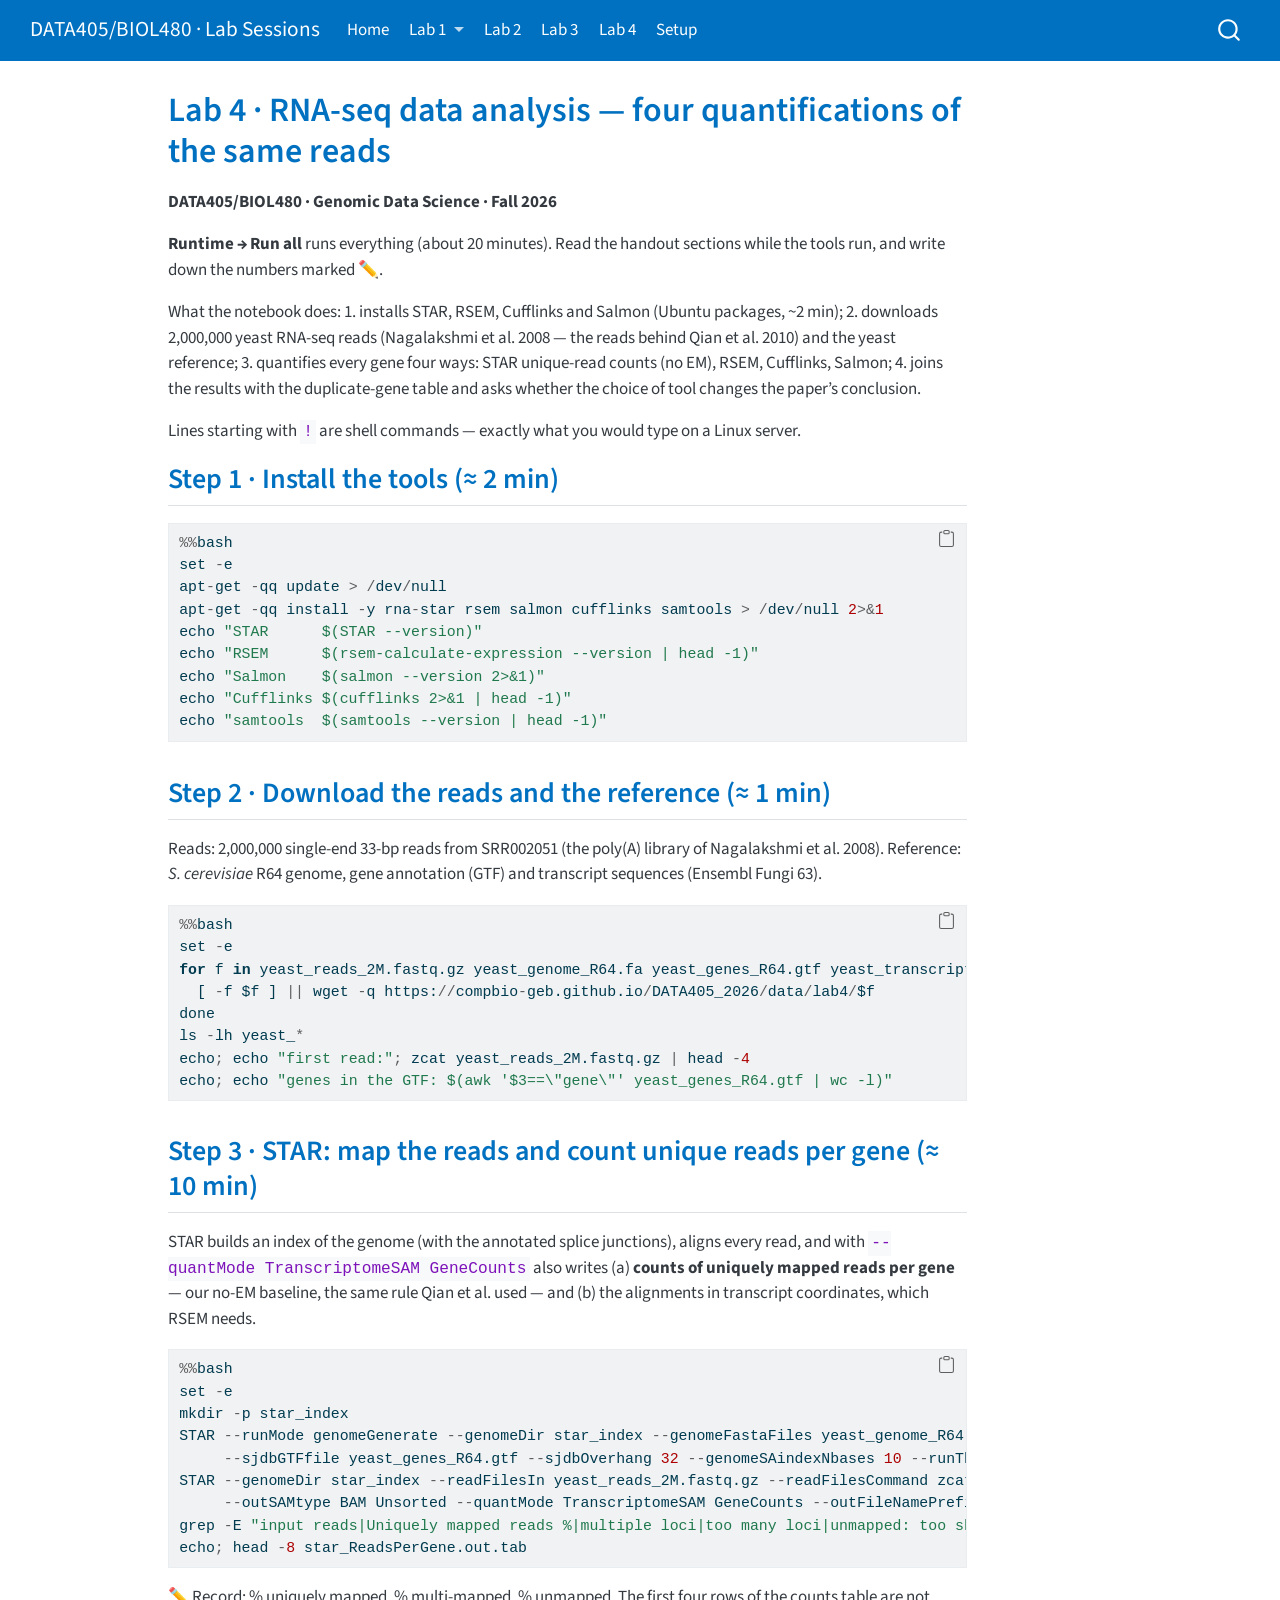
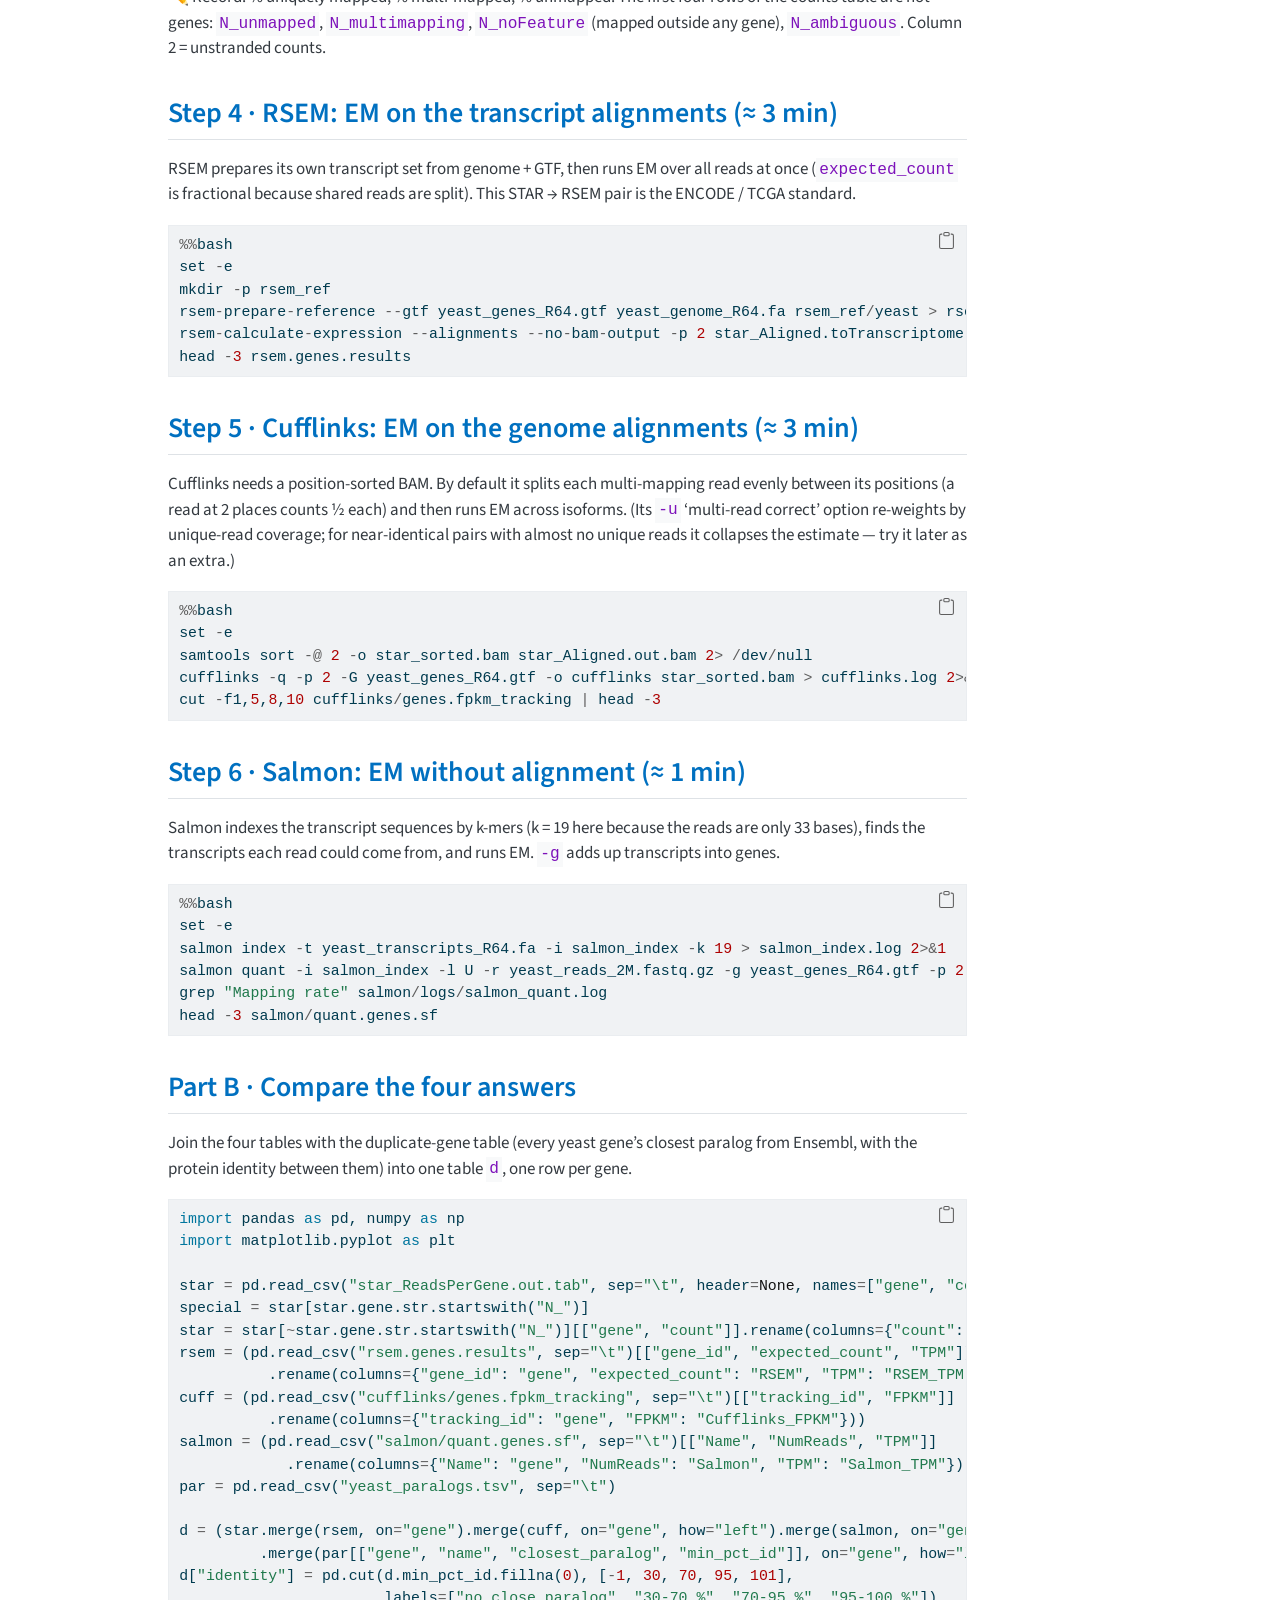
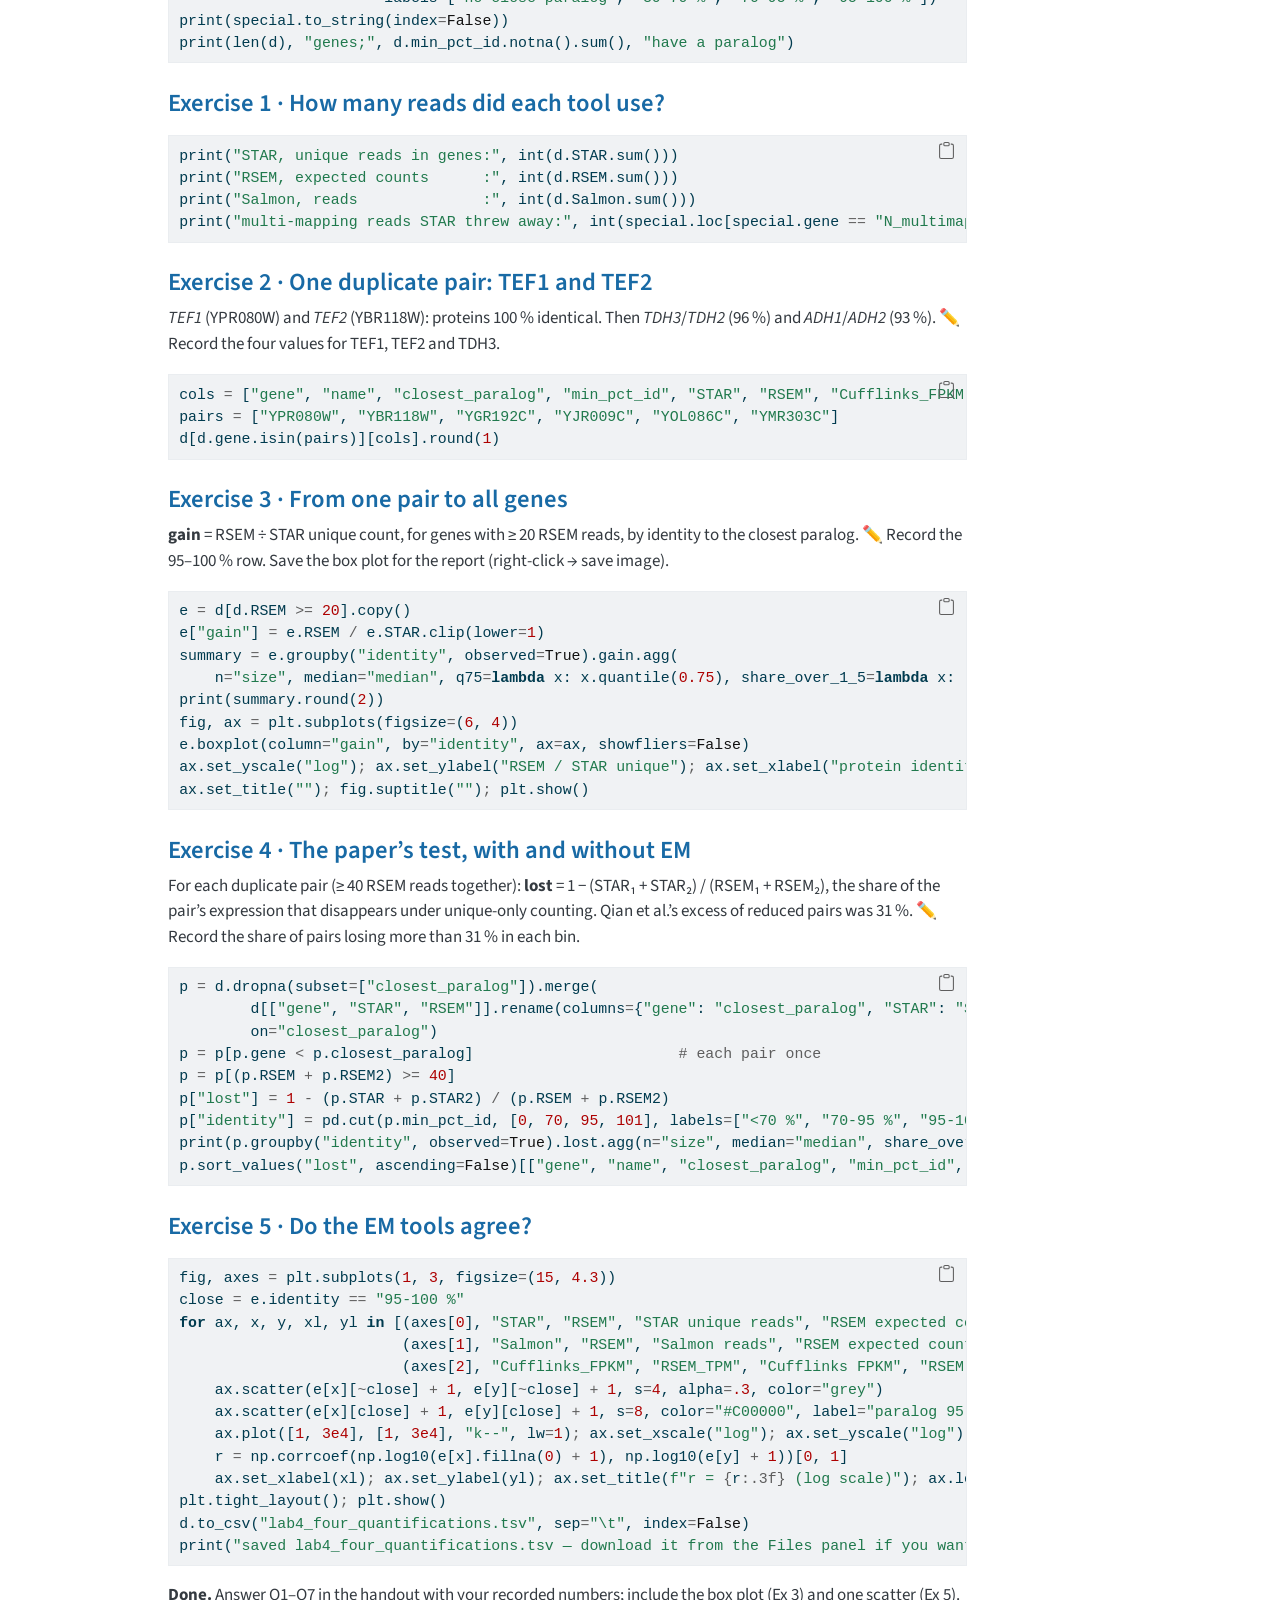
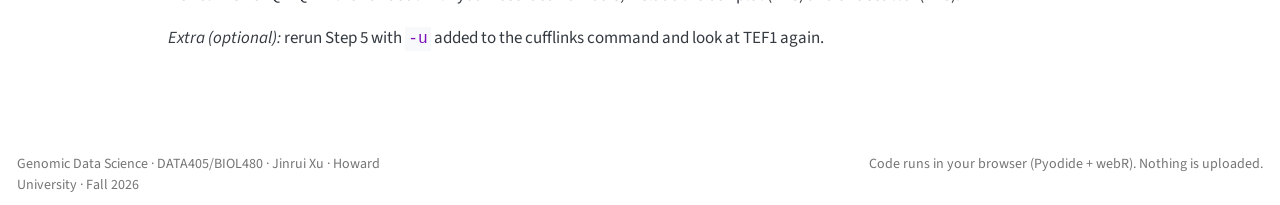
<file: docs/notebooks/Lab4_RNAseq_Quantification.html>
<!DOCTYPE html>
<html xmlns="http://www.w3.org/1999/xhtml" lang="en" xml:lang="en"><head>

<meta charset="utf-8">
<meta name="generator" content="quarto-1.7.32">

<meta name="viewport" content="width=device-width, initial-scale=1.0, user-scalable=yes">


<title>Lab 4 · RNA-seq data analysis — four quantifications of the same reads – DATA405/BIOL480 · Lab Sessions</title>
<style>
code{white-space: pre-wrap;}
span.smallcaps{font-variant: small-caps;}
div.columns{display: flex; gap: min(4vw, 1.5em);}
div.column{flex: auto; overflow-x: auto;}
div.hanging-indent{margin-left: 1.5em; text-indent: -1.5em;}
ul.task-list{list-style: none;}
ul.task-list li input[type="checkbox"] {
  width: 0.8em;
  margin: 0 0.8em 0.2em -1em; /* quarto-specific, see https://github.com/quarto-dev/quarto-cli/issues/4556 */ 
  vertical-align: middle;
}
/* CSS for syntax highlighting */
html { -webkit-text-size-adjust: 100%; }
pre > code.sourceCode { white-space: pre; position: relative; }
pre > code.sourceCode > span { display: inline-block; line-height: 1.25; }
pre > code.sourceCode > span:empty { height: 1.2em; }
.sourceCode { overflow: visible; }
code.sourceCode > span { color: inherit; text-decoration: inherit; }
div.sourceCode { margin: 1em 0; }
pre.sourceCode { margin: 0; }
@media screen {
div.sourceCode { overflow: auto; }
}
@media print {
pre > code.sourceCode { white-space: pre-wrap; }
pre > code.sourceCode > span { text-indent: -5em; padding-left: 5em; }
}
pre.numberSource code
  { counter-reset: source-line 0; }
pre.numberSource code > span
  { position: relative; left: -4em; counter-increment: source-line; }
pre.numberSource code > span > a:first-child::before
  { content: counter(source-line);
    position: relative; left: -1em; text-align: right; vertical-align: baseline;
    border: none; display: inline-block;
    -webkit-touch-callout: none; -webkit-user-select: none;
    -khtml-user-select: none; -moz-user-select: none;
    -ms-user-select: none; user-select: none;
    padding: 0 4px; width: 4em;
  }
pre.numberSource { margin-left: 3em;  padding-left: 4px; }
div.sourceCode
  {   }
@media screen {
pre > code.sourceCode > span > a:first-child::before { text-decoration: underline; }
}
</style>


<script src="../site_libs/quarto-nav/quarto-nav.js"></script>
<script src="../site_libs/quarto-nav/headroom.min.js"></script>
<script src="../site_libs/clipboard/clipboard.min.js"></script>
<script src="../site_libs/quarto-search/autocomplete.umd.js"></script>
<script src="../site_libs/quarto-search/fuse.min.js"></script>
<script src="../site_libs/quarto-search/quarto-search.js"></script>
<meta name="quarto:offset" content="../">
<script src="../site_libs/quarto-html/quarto.js" type="module"></script>
<script src="../site_libs/quarto-html/tabsets/tabsets.js" type="module"></script>
<script src="../site_libs/quarto-html/popper.min.js"></script>
<script src="../site_libs/quarto-html/tippy.umd.min.js"></script>
<script src="../site_libs/quarto-html/anchor.min.js"></script>
<link href="../site_libs/quarto-html/tippy.css" rel="stylesheet">
<link href="../site_libs/quarto-html/quarto-syntax-highlighting-37eea08aefeeee20ff55810ff984fec1.css" rel="stylesheet" id="quarto-text-highlighting-styles">
<script src="../site_libs/bootstrap/bootstrap.min.js"></script>
<link href="../site_libs/bootstrap/bootstrap-icons.css" rel="stylesheet">
<link href="../site_libs/bootstrap/bootstrap-c6fe8f099a88ecabc23f33ea3dbd3323.min.css" rel="stylesheet" append-hash="true" id="quarto-bootstrap" data-mode="light">
<script src="../site_libs/quarto-contrib/live-runtime/live-runtime.js" type="module"></script>
<link href="../site_libs/quarto-contrib/live-runtime/live-runtime.css" rel="stylesheet">
<script id="quarto-search-options" type="application/json">{
  "location": "navbar",
  "copy-button": false,
  "collapse-after": 3,
  "panel-placement": "end",
  "type": "overlay",
  "limit": 50,
  "keyboard-shortcut": [
    "f",
    "/",
    "s"
  ],
  "show-item-context": false,
  "language": {
    "search-no-results-text": "No results",
    "search-matching-documents-text": "matching documents",
    "search-copy-link-title": "Copy link to search",
    "search-hide-matches-text": "Hide additional matches",
    "search-more-match-text": "more match in this document",
    "search-more-matches-text": "more matches in this document",
    "search-clear-button-title": "Clear",
    "search-text-placeholder": "",
    "search-detached-cancel-button-title": "Cancel",
    "search-submit-button-title": "Submit",
    "search-label": "Search"
  }
}</script>
<script type="module" src="../site_libs/quarto-ojs/quarto-ojs-runtime.js"></script>
<link href="../site_libs/quarto-ojs/quarto-ojs.css" rel="stylesheet">


<link rel="stylesheet" href="../styles.css">
</head>

<body class="nav-fixed quarto-light">

<div id="quarto-search-results"></div>
  <header id="quarto-header" class="headroom fixed-top">
    <nav class="navbar navbar-expand-lg " data-bs-theme="dark">
      <div class="navbar-container container-fluid">
      <div class="navbar-brand-container mx-auto">
    <a class="navbar-brand" href="../index.html">
    <span class="navbar-title">DATA405/BIOL480 · Lab Sessions</span>
    </a>
  </div>
            <div id="quarto-search" class="" title="Search"></div>
          <button class="navbar-toggler" type="button" data-bs-toggle="collapse" data-bs-target="#navbarCollapse" aria-controls="navbarCollapse" role="menu" aria-expanded="false" aria-label="Toggle navigation" onclick="if (window.quartoToggleHeadroom) { window.quartoToggleHeadroom(); }">
  <span class="navbar-toggler-icon"></span>
</button>
          <div class="collapse navbar-collapse" id="navbarCollapse">
            <ul class="navbar-nav navbar-nav-scroll me-auto">
  <li class="nav-item">
    <a class="nav-link" href="../index.html"> 
<span class="menu-text">Home</span></a>
  </li>  
  <li class="nav-item dropdown ">
    <a class="nav-link dropdown-toggle" href="#" id="nav-menu-lab-1" role="link" data-bs-toggle="dropdown" aria-expanded="false">
 <span class="menu-text">Lab 1</span>
    </a>
    <ul class="dropdown-menu" aria-labelledby="nav-menu-lab-1">    
        <li>
    <a class="dropdown-item" href="../lab1.html">
 <span class="dropdown-text">Lab 1 · Python and R on real chr22 data</span></a>
  </li>  
        <li>
    <a class="dropdown-item" href="../notes.html">
 <span class="dropdown-text">Lecture 10 notes</span></a>
  </li>  
        <li>
    <a class="dropdown-item" href="../rosetta.html">
 <span class="dropdown-text">Rosetta stone (Python ↔︎ R)</span></a>
  </li>  
        <li>
    <a class="dropdown-item" href="../stats.html">
 <span class="dropdown-text">Lecture 11 notes</span></a>
  </li>  
        <li>
    <a class="dropdown-item" href="../data.html">
 <span class="dropdown-text">Lab 1 data</span></a>
  </li>  
    </ul>
  </li>
  <li class="nav-item">
    <a class="nav-link" href="../lab2.html"> 
<span class="menu-text">Lab 2</span></a>
  </li>  
  <li class="nav-item">
    <a class="nav-link" href="../lab3.html"> 
<span class="menu-text">Lab 3</span></a>
  </li>  
  <li class="nav-item">
    <a class="nav-link" href="../lab4.html"> 
<span class="menu-text">Lab 4</span></a>
  </li>  
  <li class="nav-item">
    <a class="nav-link" href="../setup.html"> 
<span class="menu-text">Setup</span></a>
  </li>  
</ul>
          </div> <!-- /navcollapse -->
            <div class="quarto-navbar-tools">
</div>
      </div> <!-- /container-fluid -->
    </nav>
</header>
<!-- content -->
<div id="quarto-content" class="quarto-container page-columns page-rows-contents page-layout-article page-navbar">
<!-- sidebar -->
<!-- margin-sidebar -->
    <div id="quarto-margin-sidebar" class="sidebar margin-sidebar">
        <nav id="TOC" role="doc-toc" class="toc-active">
    <h2 id="toc-title">On this page</h2>
   
  <ul>
  <li><a href="#step-1-install-the-tools-2-min" id="toc-step-1-install-the-tools-2-min" class="nav-link active" data-scroll-target="#step-1-install-the-tools-2-min">Step 1 · Install the tools (≈ 2 min)</a></li>
  <li><a href="#step-2-download-the-reads-and-the-reference-1-min" id="toc-step-2-download-the-reads-and-the-reference-1-min" class="nav-link" data-scroll-target="#step-2-download-the-reads-and-the-reference-1-min">Step 2 · Download the reads and the reference (≈ 1 min)</a></li>
  <li><a href="#step-3-star-map-the-reads-and-count-unique-reads-per-gene-10-min" id="toc-step-3-star-map-the-reads-and-count-unique-reads-per-gene-10-min" class="nav-link" data-scroll-target="#step-3-star-map-the-reads-and-count-unique-reads-per-gene-10-min">Step 3 · STAR: map the reads and count unique reads per gene (≈ 10 min)</a></li>
  <li><a href="#step-4-rsem-em-on-the-transcript-alignments-3-min" id="toc-step-4-rsem-em-on-the-transcript-alignments-3-min" class="nav-link" data-scroll-target="#step-4-rsem-em-on-the-transcript-alignments-3-min">Step 4 · RSEM: EM on the transcript alignments (≈ 3 min)</a></li>
  <li><a href="#step-5-cufflinks-em-on-the-genome-alignments-3-min" id="toc-step-5-cufflinks-em-on-the-genome-alignments-3-min" class="nav-link" data-scroll-target="#step-5-cufflinks-em-on-the-genome-alignments-3-min">Step 5 · Cufflinks: EM on the genome alignments (≈ 3 min)</a></li>
  <li><a href="#step-6-salmon-em-without-alignment-1-min" id="toc-step-6-salmon-em-without-alignment-1-min" class="nav-link" data-scroll-target="#step-6-salmon-em-without-alignment-1-min">Step 6 · Salmon: EM without alignment (≈ 1 min)</a></li>
  <li><a href="#part-b-compare-the-four-answers" id="toc-part-b-compare-the-four-answers" class="nav-link" data-scroll-target="#part-b-compare-the-four-answers">Part B · Compare the four answers</a>
  <ul class="collapse">
  <li><a href="#exercise-1-how-many-reads-did-each-tool-use" id="toc-exercise-1-how-many-reads-did-each-tool-use" class="nav-link" data-scroll-target="#exercise-1-how-many-reads-did-each-tool-use">Exercise 1 · How many reads did each tool use?</a></li>
  <li><a href="#exercise-2-one-duplicate-pair-tef1-and-tef2" id="toc-exercise-2-one-duplicate-pair-tef1-and-tef2" class="nav-link" data-scroll-target="#exercise-2-one-duplicate-pair-tef1-and-tef2">Exercise 2 · One duplicate pair: TEF1 and TEF2</a></li>
  <li><a href="#exercise-3-from-one-pair-to-all-genes" id="toc-exercise-3-from-one-pair-to-all-genes" class="nav-link" data-scroll-target="#exercise-3-from-one-pair-to-all-genes">Exercise 3 · From one pair to all genes</a></li>
  <li><a href="#exercise-4-the-papers-test-with-and-without-em" id="toc-exercise-4-the-papers-test-with-and-without-em" class="nav-link" data-scroll-target="#exercise-4-the-papers-test-with-and-without-em">Exercise 4 · The paper’s test, with and without EM</a></li>
  <li><a href="#exercise-5-do-the-em-tools-agree" id="toc-exercise-5-do-the-em-tools-agree" class="nav-link" data-scroll-target="#exercise-5-do-the-em-tools-agree">Exercise 5 · Do the EM tools agree?</a></li>
  </ul></li>
  </ul>
</nav>
    </div>
<!-- main -->
<main class="content" id="quarto-document-content">

<header id="title-block-header" class="quarto-title-block default">
<div class="quarto-title">
<h1 class="title">Lab 4 · RNA-seq data analysis — four quantifications of the same reads</h1>
</div>



<div class="quarto-title-meta">

    
  
    
  </div>
  


</header>


<p><strong>DATA405/BIOL480 · Genomic Data Science · Fall 2026</strong></p>
<p><strong>Runtime → Run all</strong> runs everything (about 20 minutes). Read the handout sections while the tools run, and write down the numbers marked <strong>✏️</strong>.</p>
<p>What the notebook does: 1. installs STAR, RSEM, Cufflinks and Salmon (Ubuntu packages, ~2 min); 2. downloads 2,000,000 yeast RNA-seq reads (Nagalakshmi et al.&nbsp;2008 — the reads behind Qian et al.&nbsp;2010) and the yeast reference; 3. quantifies every gene four ways: STAR unique-read counts (no EM), RSEM, Cufflinks, Salmon; 4. joins the results with the duplicate-gene table and asks whether the choice of tool changes the paper’s conclusion.</p>
<p>Lines starting with <code>!</code> are shell commands — exactly what you would type on a Linux server.</p>
<section id="step-1-install-the-tools-2-min" class="level2">
<h2 class="anchored" data-anchor-id="step-1-install-the-tools-2-min">Step 1 · Install the tools (≈ 2 min)</h2>
<div id="e4ecaf0f" class="cell">
<div class="sourceCode cell-code" id="cb1"><pre class="sourceCode python code-with-copy"><code class="sourceCode python"><span id="cb1-1"><a href="#cb1-1" aria-hidden="true" tabindex="-1"></a><span class="op">%%</span>bash</span>
<span id="cb1-2"><a href="#cb1-2" aria-hidden="true" tabindex="-1"></a><span class="bu">set</span> <span class="op">-</span>e</span>
<span id="cb1-3"><a href="#cb1-3" aria-hidden="true" tabindex="-1"></a>apt<span class="op">-</span>get <span class="op">-</span>qq update <span class="op">&gt;</span> <span class="op">/</span>dev<span class="op">/</span>null</span>
<span id="cb1-4"><a href="#cb1-4" aria-hidden="true" tabindex="-1"></a>apt<span class="op">-</span>get <span class="op">-</span>qq install <span class="op">-</span>y rna<span class="op">-</span>star rsem salmon cufflinks samtools <span class="op">&gt;</span> <span class="op">/</span>dev<span class="op">/</span>null <span class="dv">2</span><span class="op">&gt;&amp;</span><span class="dv">1</span></span>
<span id="cb1-5"><a href="#cb1-5" aria-hidden="true" tabindex="-1"></a>echo <span class="st">"STAR      $(STAR --version)"</span></span>
<span id="cb1-6"><a href="#cb1-6" aria-hidden="true" tabindex="-1"></a>echo <span class="st">"RSEM      $(rsem-calculate-expression --version | head -1)"</span></span>
<span id="cb1-7"><a href="#cb1-7" aria-hidden="true" tabindex="-1"></a>echo <span class="st">"Salmon    $(salmon --version 2&gt;&amp;1)"</span></span>
<span id="cb1-8"><a href="#cb1-8" aria-hidden="true" tabindex="-1"></a>echo <span class="st">"Cufflinks $(cufflinks 2&gt;&amp;1 | head -1)"</span></span>
<span id="cb1-9"><a href="#cb1-9" aria-hidden="true" tabindex="-1"></a>echo <span class="st">"samtools  $(samtools --version | head -1)"</span></span></code><button title="Copy to Clipboard" class="code-copy-button"><i class="bi"></i></button></pre></div>
</div>
</section>
<section id="step-2-download-the-reads-and-the-reference-1-min" class="level2">
<h2 class="anchored" data-anchor-id="step-2-download-the-reads-and-the-reference-1-min">Step 2 · Download the reads and the reference (≈ 1 min)</h2>
<p>Reads: 2,000,000 single-end 33-bp reads from SRR002051 (the poly(A) library of Nagalakshmi et al.&nbsp;2008). Reference: <em>S. cerevisiae</em> R64 genome, gene annotation (GTF) and transcript sequences (Ensembl Fungi 63).</p>
<div id="99261d4a" class="cell">
<div class="sourceCode cell-code" id="cb2"><pre class="sourceCode python code-with-copy"><code class="sourceCode python"><span id="cb2-1"><a href="#cb2-1" aria-hidden="true" tabindex="-1"></a><span class="op">%%</span>bash</span>
<span id="cb2-2"><a href="#cb2-2" aria-hidden="true" tabindex="-1"></a><span class="bu">set</span> <span class="op">-</span>e</span>
<span id="cb2-3"><a href="#cb2-3" aria-hidden="true" tabindex="-1"></a><span class="cf">for</span> f <span class="kw">in</span> yeast_reads_2M.fastq.gz yeast_genome_R64.fa yeast_genes_R64.gtf yeast_transcripts_R64.fa yeast_paralogs.tsv<span class="op">;</span> do</span>
<span id="cb2-4"><a href="#cb2-4" aria-hidden="true" tabindex="-1"></a>  [ <span class="op">-</span>f $f ] <span class="op">||</span> wget <span class="op">-</span>q https:<span class="op">//</span>compbio<span class="op">-</span>geb.github.io<span class="op">/</span>DATA405_2026<span class="op">/</span>data<span class="op">/</span>lab4<span class="op">/</span>$f</span>
<span id="cb2-5"><a href="#cb2-5" aria-hidden="true" tabindex="-1"></a>done</span>
<span id="cb2-6"><a href="#cb2-6" aria-hidden="true" tabindex="-1"></a>ls <span class="op">-</span>lh yeast_<span class="op">*</span></span>
<span id="cb2-7"><a href="#cb2-7" aria-hidden="true" tabindex="-1"></a>echo<span class="op">;</span> echo <span class="st">"first read:"</span><span class="op">;</span> zcat yeast_reads_2M.fastq.gz <span class="op">|</span> head <span class="op">-</span><span class="dv">4</span></span>
<span id="cb2-8"><a href="#cb2-8" aria-hidden="true" tabindex="-1"></a>echo<span class="op">;</span> echo <span class="st">"genes in the GTF: $(awk '$3==</span><span class="ch">\"</span><span class="st">gene</span><span class="ch">\"</span><span class="st">' yeast_genes_R64.gtf | wc -l)"</span></span></code><button title="Copy to Clipboard" class="code-copy-button"><i class="bi"></i></button></pre></div>
</div>
</section>
<section id="step-3-star-map-the-reads-and-count-unique-reads-per-gene-10-min" class="level2">
<h2 class="anchored" data-anchor-id="step-3-star-map-the-reads-and-count-unique-reads-per-gene-10-min">Step 3 · STAR: map the reads and count unique reads per gene (≈ 10 min)</h2>
<p>STAR builds an index of the genome (with the annotated splice junctions), aligns every read, and with <code>--quantMode TranscriptomeSAM GeneCounts</code> also writes (a) <strong>counts of uniquely mapped reads per gene</strong> — our no-EM baseline, the same rule Qian et al.&nbsp;used — and (b) the alignments in transcript coordinates, which RSEM needs.</p>
<div id="cc621ecc" class="cell">
<div class="sourceCode cell-code" id="cb3"><pre class="sourceCode python code-with-copy"><code class="sourceCode python"><span id="cb3-1"><a href="#cb3-1" aria-hidden="true" tabindex="-1"></a><span class="op">%%</span>bash</span>
<span id="cb3-2"><a href="#cb3-2" aria-hidden="true" tabindex="-1"></a><span class="bu">set</span> <span class="op">-</span>e</span>
<span id="cb3-3"><a href="#cb3-3" aria-hidden="true" tabindex="-1"></a>mkdir <span class="op">-</span>p star_index</span>
<span id="cb3-4"><a href="#cb3-4" aria-hidden="true" tabindex="-1"></a>STAR <span class="op">--</span>runMode genomeGenerate <span class="op">--</span>genomeDir star_index <span class="op">--</span>genomeFastaFiles yeast_genome_R64.fa <span class="op">\</span></span>
<span id="cb3-5"><a href="#cb3-5" aria-hidden="true" tabindex="-1"></a>     <span class="op">--</span>sjdbGTFfile yeast_genes_R64.gtf <span class="op">--</span>sjdbOverhang <span class="dv">32</span> <span class="op">--</span>genomeSAindexNbases <span class="dv">10</span> <span class="op">--</span>runThreadN <span class="dv">2</span> <span class="op">&gt;</span> star_index.log</span>
<span id="cb3-6"><a href="#cb3-6" aria-hidden="true" tabindex="-1"></a>STAR <span class="op">--</span>genomeDir star_index <span class="op">--</span>readFilesIn yeast_reads_2M.fastq.gz <span class="op">--</span>readFilesCommand zcat <span class="op">--</span>runThreadN <span class="dv">2</span> <span class="op">\</span></span>
<span id="cb3-7"><a href="#cb3-7" aria-hidden="true" tabindex="-1"></a>     <span class="op">--</span>outSAMtype BAM Unsorted <span class="op">--</span>quantMode TranscriptomeSAM GeneCounts <span class="op">--</span>outFileNamePrefix star_ <span class="op">&gt;</span> star_run.log</span>
<span id="cb3-8"><a href="#cb3-8" aria-hidden="true" tabindex="-1"></a>grep <span class="op">-</span>E <span class="st">"input reads|Uniquely mapped reads %|multiple loci|too many loci|unmapped: too short"</span> star_Log.final.out</span>
<span id="cb3-9"><a href="#cb3-9" aria-hidden="true" tabindex="-1"></a>echo<span class="op">;</span> head <span class="op">-</span><span class="dv">8</span> star_ReadsPerGene.out.tab</span></code><button title="Copy to Clipboard" class="code-copy-button"><i class="bi"></i></button></pre></div>
</div>
<p>✏️ Record: % uniquely mapped, % multi-mapped, % unmapped. The first four rows of the counts table are not genes: <code>N_unmapped</code>, <code>N_multimapping</code>, <code>N_noFeature</code> (mapped outside any gene), <code>N_ambiguous</code>. Column 2 = unstranded counts.</p>
</section>
<section id="step-4-rsem-em-on-the-transcript-alignments-3-min" class="level2">
<h2 class="anchored" data-anchor-id="step-4-rsem-em-on-the-transcript-alignments-3-min">Step 4 · RSEM: EM on the transcript alignments (≈ 3 min)</h2>
<p>RSEM prepares its own transcript set from genome + GTF, then runs EM over all reads at once (<code>expected_count</code> is fractional because shared reads are split). This STAR → RSEM pair is the ENCODE / TCGA standard.</p>
<div id="13c4fbd9" class="cell">
<div class="sourceCode cell-code" id="cb4"><pre class="sourceCode python code-with-copy"><code class="sourceCode python"><span id="cb4-1"><a href="#cb4-1" aria-hidden="true" tabindex="-1"></a><span class="op">%%</span>bash</span>
<span id="cb4-2"><a href="#cb4-2" aria-hidden="true" tabindex="-1"></a><span class="bu">set</span> <span class="op">-</span>e</span>
<span id="cb4-3"><a href="#cb4-3" aria-hidden="true" tabindex="-1"></a>mkdir <span class="op">-</span>p rsem_ref</span>
<span id="cb4-4"><a href="#cb4-4" aria-hidden="true" tabindex="-1"></a>rsem<span class="op">-</span>prepare<span class="op">-</span>reference <span class="op">--</span>gtf yeast_genes_R64.gtf yeast_genome_R64.fa rsem_ref<span class="op">/</span>yeast <span class="op">&gt;</span> rsem_prep.log <span class="dv">2</span><span class="op">&gt;&amp;</span><span class="dv">1</span></span>
<span id="cb4-5"><a href="#cb4-5" aria-hidden="true" tabindex="-1"></a>rsem<span class="op">-</span>calculate<span class="op">-</span>expression <span class="op">--</span>alignments <span class="op">--</span>no<span class="op">-</span>bam<span class="op">-</span>output <span class="op">-</span>p <span class="dv">2</span> star_Aligned.toTranscriptome.out.bam rsem_ref<span class="op">/</span>yeast rsem <span class="op">&gt;</span> rsem_run.log <span class="dv">2</span><span class="op">&gt;&amp;</span><span class="dv">1</span></span>
<span id="cb4-6"><a href="#cb4-6" aria-hidden="true" tabindex="-1"></a>head <span class="op">-</span><span class="dv">3</span> rsem.genes.results</span></code><button title="Copy to Clipboard" class="code-copy-button"><i class="bi"></i></button></pre></div>
</div>
</section>
<section id="step-5-cufflinks-em-on-the-genome-alignments-3-min" class="level2">
<h2 class="anchored" data-anchor-id="step-5-cufflinks-em-on-the-genome-alignments-3-min">Step 5 · Cufflinks: EM on the genome alignments (≈ 3 min)</h2>
<p>Cufflinks needs a position-sorted BAM. By default it splits each multi-mapping read evenly between its positions (a read at 2 places counts ½ each) and then runs EM across isoforms. (Its <code>-u</code> ‘multi-read correct’ option re-weights by unique-read coverage; for near-identical pairs with almost no unique reads it collapses the estimate — try it later as an extra.)</p>
<div id="97bedc98" class="cell">
<div class="sourceCode cell-code" id="cb5"><pre class="sourceCode python code-with-copy"><code class="sourceCode python"><span id="cb5-1"><a href="#cb5-1" aria-hidden="true" tabindex="-1"></a><span class="op">%%</span>bash</span>
<span id="cb5-2"><a href="#cb5-2" aria-hidden="true" tabindex="-1"></a><span class="bu">set</span> <span class="op">-</span>e</span>
<span id="cb5-3"><a href="#cb5-3" aria-hidden="true" tabindex="-1"></a>samtools sort <span class="op">-@</span> <span class="dv">2</span> <span class="op">-</span>o star_sorted.bam star_Aligned.out.bam <span class="dv">2</span><span class="op">&gt;</span> <span class="op">/</span>dev<span class="op">/</span>null</span>
<span id="cb5-4"><a href="#cb5-4" aria-hidden="true" tabindex="-1"></a>cufflinks <span class="op">-</span>q <span class="op">-</span>p <span class="dv">2</span> <span class="op">-</span>G yeast_genes_R64.gtf <span class="op">-</span>o cufflinks star_sorted.bam <span class="op">&gt;</span> cufflinks.log <span class="dv">2</span><span class="op">&gt;&amp;</span><span class="dv">1</span></span>
<span id="cb5-5"><a href="#cb5-5" aria-hidden="true" tabindex="-1"></a>cut <span class="op">-</span>f1,<span class="dv">5</span>,<span class="dv">8</span>,<span class="dv">10</span> cufflinks<span class="op">/</span>genes.fpkm_tracking <span class="op">|</span> head <span class="op">-</span><span class="dv">3</span></span></code><button title="Copy to Clipboard" class="code-copy-button"><i class="bi"></i></button></pre></div>
</div>
</section>
<section id="step-6-salmon-em-without-alignment-1-min" class="level2">
<h2 class="anchored" data-anchor-id="step-6-salmon-em-without-alignment-1-min">Step 6 · Salmon: EM without alignment (≈ 1 min)</h2>
<p>Salmon indexes the transcript sequences by k-mers (k = 19 here because the reads are only 33 bases), finds the transcripts each read could come from, and runs EM. <code>-g</code> adds up transcripts into genes.</p>
<div id="87bde639" class="cell">
<div class="sourceCode cell-code" id="cb6"><pre class="sourceCode python code-with-copy"><code class="sourceCode python"><span id="cb6-1"><a href="#cb6-1" aria-hidden="true" tabindex="-1"></a><span class="op">%%</span>bash</span>
<span id="cb6-2"><a href="#cb6-2" aria-hidden="true" tabindex="-1"></a><span class="bu">set</span> <span class="op">-</span>e</span>
<span id="cb6-3"><a href="#cb6-3" aria-hidden="true" tabindex="-1"></a>salmon index <span class="op">-</span>t yeast_transcripts_R64.fa <span class="op">-</span>i salmon_index <span class="op">-</span>k <span class="dv">19</span> <span class="op">&gt;</span> salmon_index.log <span class="dv">2</span><span class="op">&gt;&amp;</span><span class="dv">1</span></span>
<span id="cb6-4"><a href="#cb6-4" aria-hidden="true" tabindex="-1"></a>salmon quant <span class="op">-</span>i salmon_index <span class="op">-</span>l U <span class="op">-</span>r yeast_reads_2M.fastq.gz <span class="op">-</span>g yeast_genes_R64.gtf <span class="op">-</span>p <span class="dv">2</span> <span class="op">-</span>o salmon <span class="op">&gt;</span> salmon_run.log <span class="dv">2</span><span class="op">&gt;&amp;</span><span class="dv">1</span></span>
<span id="cb6-5"><a href="#cb6-5" aria-hidden="true" tabindex="-1"></a>grep <span class="st">"Mapping rate"</span> salmon<span class="op">/</span>logs<span class="op">/</span>salmon_quant.log</span>
<span id="cb6-6"><a href="#cb6-6" aria-hidden="true" tabindex="-1"></a>head <span class="op">-</span><span class="dv">3</span> salmon<span class="op">/</span>quant.genes.sf</span></code><button title="Copy to Clipboard" class="code-copy-button"><i class="bi"></i></button></pre></div>
</div>
</section>
<section id="part-b-compare-the-four-answers" class="level2">
<h2 class="anchored" data-anchor-id="part-b-compare-the-four-answers">Part B · Compare the four answers</h2>
<p>Join the four tables with the duplicate-gene table (every yeast gene’s closest paralog from Ensembl, with the protein identity between them) into one table <code>d</code>, one row per gene.</p>
<div id="5468ffb9" class="cell">
<div class="sourceCode cell-code" id="cb7"><pre class="sourceCode python code-with-copy"><code class="sourceCode python"><span id="cb7-1"><a href="#cb7-1" aria-hidden="true" tabindex="-1"></a><span class="im">import</span> pandas <span class="im">as</span> pd, numpy <span class="im">as</span> np</span>
<span id="cb7-2"><a href="#cb7-2" aria-hidden="true" tabindex="-1"></a><span class="im">import</span> matplotlib.pyplot <span class="im">as</span> plt</span>
<span id="cb7-3"><a href="#cb7-3" aria-hidden="true" tabindex="-1"></a></span>
<span id="cb7-4"><a href="#cb7-4" aria-hidden="true" tabindex="-1"></a>star <span class="op">=</span> pd.read_csv(<span class="st">"star_ReadsPerGene.out.tab"</span>, sep<span class="op">=</span><span class="st">"</span><span class="ch">\t</span><span class="st">"</span>, header<span class="op">=</span><span class="va">None</span>, names<span class="op">=</span>[<span class="st">"gene"</span>, <span class="st">"count"</span>, <span class="st">"fwd"</span>, <span class="st">"rev"</span>])</span>
<span id="cb7-5"><a href="#cb7-5" aria-hidden="true" tabindex="-1"></a>special <span class="op">=</span> star[star.gene.<span class="bu">str</span>.startswith(<span class="st">"N_"</span>)]</span>
<span id="cb7-6"><a href="#cb7-6" aria-hidden="true" tabindex="-1"></a>star <span class="op">=</span> star[<span class="op">~</span>star.gene.<span class="bu">str</span>.startswith(<span class="st">"N_"</span>)][[<span class="st">"gene"</span>, <span class="st">"count"</span>]].rename(columns<span class="op">=</span>{<span class="st">"count"</span>: <span class="st">"STAR"</span>})</span>
<span id="cb7-7"><a href="#cb7-7" aria-hidden="true" tabindex="-1"></a>rsem <span class="op">=</span> (pd.read_csv(<span class="st">"rsem.genes.results"</span>, sep<span class="op">=</span><span class="st">"</span><span class="ch">\t</span><span class="st">"</span>)[[<span class="st">"gene_id"</span>, <span class="st">"expected_count"</span>, <span class="st">"TPM"</span>]]</span>
<span id="cb7-8"><a href="#cb7-8" aria-hidden="true" tabindex="-1"></a>          .rename(columns<span class="op">=</span>{<span class="st">"gene_id"</span>: <span class="st">"gene"</span>, <span class="st">"expected_count"</span>: <span class="st">"RSEM"</span>, <span class="st">"TPM"</span>: <span class="st">"RSEM_TPM"</span>}))</span>
<span id="cb7-9"><a href="#cb7-9" aria-hidden="true" tabindex="-1"></a>cuff <span class="op">=</span> (pd.read_csv(<span class="st">"cufflinks/genes.fpkm_tracking"</span>, sep<span class="op">=</span><span class="st">"</span><span class="ch">\t</span><span class="st">"</span>)[[<span class="st">"tracking_id"</span>, <span class="st">"FPKM"</span>]]</span>
<span id="cb7-10"><a href="#cb7-10" aria-hidden="true" tabindex="-1"></a>          .rename(columns<span class="op">=</span>{<span class="st">"tracking_id"</span>: <span class="st">"gene"</span>, <span class="st">"FPKM"</span>: <span class="st">"Cufflinks_FPKM"</span>}))</span>
<span id="cb7-11"><a href="#cb7-11" aria-hidden="true" tabindex="-1"></a>salmon <span class="op">=</span> (pd.read_csv(<span class="st">"salmon/quant.genes.sf"</span>, sep<span class="op">=</span><span class="st">"</span><span class="ch">\t</span><span class="st">"</span>)[[<span class="st">"Name"</span>, <span class="st">"NumReads"</span>, <span class="st">"TPM"</span>]]</span>
<span id="cb7-12"><a href="#cb7-12" aria-hidden="true" tabindex="-1"></a>            .rename(columns<span class="op">=</span>{<span class="st">"Name"</span>: <span class="st">"gene"</span>, <span class="st">"NumReads"</span>: <span class="st">"Salmon"</span>, <span class="st">"TPM"</span>: <span class="st">"Salmon_TPM"</span>}))</span>
<span id="cb7-13"><a href="#cb7-13" aria-hidden="true" tabindex="-1"></a>par <span class="op">=</span> pd.read_csv(<span class="st">"yeast_paralogs.tsv"</span>, sep<span class="op">=</span><span class="st">"</span><span class="ch">\t</span><span class="st">"</span>)</span>
<span id="cb7-14"><a href="#cb7-14" aria-hidden="true" tabindex="-1"></a></span>
<span id="cb7-15"><a href="#cb7-15" aria-hidden="true" tabindex="-1"></a>d <span class="op">=</span> (star.merge(rsem, on<span class="op">=</span><span class="st">"gene"</span>).merge(cuff, on<span class="op">=</span><span class="st">"gene"</span>, how<span class="op">=</span><span class="st">"left"</span>).merge(salmon, on<span class="op">=</span><span class="st">"gene"</span>, how<span class="op">=</span><span class="st">"left"</span>)</span>
<span id="cb7-16"><a href="#cb7-16" aria-hidden="true" tabindex="-1"></a>         .merge(par[[<span class="st">"gene"</span>, <span class="st">"name"</span>, <span class="st">"closest_paralog"</span>, <span class="st">"min_pct_id"</span>]], on<span class="op">=</span><span class="st">"gene"</span>, how<span class="op">=</span><span class="st">"left"</span>))</span>
<span id="cb7-17"><a href="#cb7-17" aria-hidden="true" tabindex="-1"></a>d[<span class="st">"identity"</span>] <span class="op">=</span> pd.cut(d.min_pct_id.fillna(<span class="dv">0</span>), [<span class="op">-</span><span class="dv">1</span>, <span class="dv">30</span>, <span class="dv">70</span>, <span class="dv">95</span>, <span class="dv">101</span>],</span>
<span id="cb7-18"><a href="#cb7-18" aria-hidden="true" tabindex="-1"></a>                       labels<span class="op">=</span>[<span class="st">"no close paralog"</span>, <span class="st">"30-70 %"</span>, <span class="st">"70-95 %"</span>, <span class="st">"95-100 %"</span>])</span>
<span id="cb7-19"><a href="#cb7-19" aria-hidden="true" tabindex="-1"></a><span class="bu">print</span>(special.to_string(index<span class="op">=</span><span class="va">False</span>))</span>
<span id="cb7-20"><a href="#cb7-20" aria-hidden="true" tabindex="-1"></a><span class="bu">print</span>(<span class="bu">len</span>(d), <span class="st">"genes;"</span>, d.min_pct_id.notna().<span class="bu">sum</span>(), <span class="st">"have a paralog"</span>)</span></code><button title="Copy to Clipboard" class="code-copy-button"><i class="bi"></i></button></pre></div>
</div>
<section id="exercise-1-how-many-reads-did-each-tool-use" class="level3">
<h3 class="anchored" data-anchor-id="exercise-1-how-many-reads-did-each-tool-use">Exercise 1 · How many reads did each tool use?</h3>
<div id="aa245a50" class="cell">
<div class="sourceCode cell-code" id="cb8"><pre class="sourceCode python code-with-copy"><code class="sourceCode python"><span id="cb8-1"><a href="#cb8-1" aria-hidden="true" tabindex="-1"></a><span class="bu">print</span>(<span class="st">"STAR, unique reads in genes:"</span>, <span class="bu">int</span>(d.STAR.<span class="bu">sum</span>()))</span>
<span id="cb8-2"><a href="#cb8-2" aria-hidden="true" tabindex="-1"></a><span class="bu">print</span>(<span class="st">"RSEM, expected counts      :"</span>, <span class="bu">int</span>(d.RSEM.<span class="bu">sum</span>()))</span>
<span id="cb8-3"><a href="#cb8-3" aria-hidden="true" tabindex="-1"></a><span class="bu">print</span>(<span class="st">"Salmon, reads              :"</span>, <span class="bu">int</span>(d.Salmon.<span class="bu">sum</span>()))</span>
<span id="cb8-4"><a href="#cb8-4" aria-hidden="true" tabindex="-1"></a><span class="bu">print</span>(<span class="st">"multi-mapping reads STAR threw away:"</span>, <span class="bu">int</span>(special.loc[special.gene <span class="op">==</span> <span class="st">"N_multimapping"</span>, <span class="st">"count"</span>].iloc[<span class="dv">0</span>]))</span></code><button title="Copy to Clipboard" class="code-copy-button"><i class="bi"></i></button></pre></div>
</div>
</section>
<section id="exercise-2-one-duplicate-pair-tef1-and-tef2" class="level3">
<h3 class="anchored" data-anchor-id="exercise-2-one-duplicate-pair-tef1-and-tef2">Exercise 2 · One duplicate pair: TEF1 and TEF2</h3>
<p><em>TEF1</em> (YPR080W) and <em>TEF2</em> (YBR118W): proteins 100 % identical. Then <em>TDH3</em>/<em>TDH2</em> (96 %) and <em>ADH1</em>/<em>ADH2</em> (93 %). ✏️ Record the four values for TEF1, TEF2 and TDH3.</p>
<div id="2bc5b089" class="cell">
<div class="sourceCode cell-code" id="cb9"><pre class="sourceCode python code-with-copy"><code class="sourceCode python"><span id="cb9-1"><a href="#cb9-1" aria-hidden="true" tabindex="-1"></a>cols <span class="op">=</span> [<span class="st">"gene"</span>, <span class="st">"name"</span>, <span class="st">"closest_paralog"</span>, <span class="st">"min_pct_id"</span>, <span class="st">"STAR"</span>, <span class="st">"RSEM"</span>, <span class="st">"Cufflinks_FPKM"</span>, <span class="st">"Salmon"</span>]</span>
<span id="cb9-2"><a href="#cb9-2" aria-hidden="true" tabindex="-1"></a>pairs <span class="op">=</span> [<span class="st">"YPR080W"</span>, <span class="st">"YBR118W"</span>, <span class="st">"YGR192C"</span>, <span class="st">"YJR009C"</span>, <span class="st">"YOL086C"</span>, <span class="st">"YMR303C"</span>]</span>
<span id="cb9-3"><a href="#cb9-3" aria-hidden="true" tabindex="-1"></a>d[d.gene.isin(pairs)][cols].<span class="bu">round</span>(<span class="dv">1</span>)</span></code><button title="Copy to Clipboard" class="code-copy-button"><i class="bi"></i></button></pre></div>
</div>
</section>
<section id="exercise-3-from-one-pair-to-all-genes" class="level3">
<h3 class="anchored" data-anchor-id="exercise-3-from-one-pair-to-all-genes">Exercise 3 · From one pair to all genes</h3>
<p><strong>gain</strong> = RSEM ÷ STAR unique count, for genes with ≥ 20 RSEM reads, by identity to the closest paralog. ✏️ Record the 95–100 % row. Save the box plot for the report (right-click → save image).</p>
<div id="2d66d5bf" class="cell">
<div class="sourceCode cell-code" id="cb10"><pre class="sourceCode python code-with-copy"><code class="sourceCode python"><span id="cb10-1"><a href="#cb10-1" aria-hidden="true" tabindex="-1"></a>e <span class="op">=</span> d[d.RSEM <span class="op">&gt;=</span> <span class="dv">20</span>].copy()</span>
<span id="cb10-2"><a href="#cb10-2" aria-hidden="true" tabindex="-1"></a>e[<span class="st">"gain"</span>] <span class="op">=</span> e.RSEM <span class="op">/</span> e.STAR.clip(lower<span class="op">=</span><span class="dv">1</span>)</span>
<span id="cb10-3"><a href="#cb10-3" aria-hidden="true" tabindex="-1"></a>summary <span class="op">=</span> e.groupby(<span class="st">"identity"</span>, observed<span class="op">=</span><span class="va">True</span>).gain.agg(</span>
<span id="cb10-4"><a href="#cb10-4" aria-hidden="true" tabindex="-1"></a>    n<span class="op">=</span><span class="st">"size"</span>, median<span class="op">=</span><span class="st">"median"</span>, q75<span class="op">=</span><span class="kw">lambda</span> x: x.quantile(<span class="fl">0.75</span>), share_over_1_5<span class="op">=</span><span class="kw">lambda</span> x: (x <span class="op">&gt;</span> <span class="fl">1.5</span>).mean())</span>
<span id="cb10-5"><a href="#cb10-5" aria-hidden="true" tabindex="-1"></a><span class="bu">print</span>(summary.<span class="bu">round</span>(<span class="dv">2</span>))</span>
<span id="cb10-6"><a href="#cb10-6" aria-hidden="true" tabindex="-1"></a>fig, ax <span class="op">=</span> plt.subplots(figsize<span class="op">=</span>(<span class="dv">6</span>, <span class="dv">4</span>))</span>
<span id="cb10-7"><a href="#cb10-7" aria-hidden="true" tabindex="-1"></a>e.boxplot(column<span class="op">=</span><span class="st">"gain"</span>, by<span class="op">=</span><span class="st">"identity"</span>, ax<span class="op">=</span>ax, showfliers<span class="op">=</span><span class="va">False</span>)</span>
<span id="cb10-8"><a href="#cb10-8" aria-hidden="true" tabindex="-1"></a>ax.set_yscale(<span class="st">"log"</span>)<span class="op">;</span> ax.set_ylabel(<span class="st">"RSEM / STAR unique"</span>)<span class="op">;</span> ax.set_xlabel(<span class="st">"protein identity to closest paralog"</span>)</span>
<span id="cb10-9"><a href="#cb10-9" aria-hidden="true" tabindex="-1"></a>ax.set_title(<span class="st">""</span>)<span class="op">;</span> fig.suptitle(<span class="st">""</span>)<span class="op">;</span> plt.show()</span></code><button title="Copy to Clipboard" class="code-copy-button"><i class="bi"></i></button></pre></div>
</div>
</section>
<section id="exercise-4-the-papers-test-with-and-without-em" class="level3">
<h3 class="anchored" data-anchor-id="exercise-4-the-papers-test-with-and-without-em">Exercise 4 · The paper’s test, with and without EM</h3>
<p>For each duplicate pair (≥ 40 RSEM reads together): <strong>lost</strong> = 1 − (STAR₁ + STAR₂) / (RSEM₁ + RSEM₂), the share of the pair’s expression that disappears under unique-only counting. Qian et al.’s excess of reduced pairs was 31 %. ✏️ Record the share of pairs losing more than 31 % in each bin.</p>
<div id="6d261c34" class="cell">
<div class="sourceCode cell-code" id="cb11"><pre class="sourceCode python code-with-copy"><code class="sourceCode python"><span id="cb11-1"><a href="#cb11-1" aria-hidden="true" tabindex="-1"></a>p <span class="op">=</span> d.dropna(subset<span class="op">=</span>[<span class="st">"closest_paralog"</span>]).merge(</span>
<span id="cb11-2"><a href="#cb11-2" aria-hidden="true" tabindex="-1"></a>        d[[<span class="st">"gene"</span>, <span class="st">"STAR"</span>, <span class="st">"RSEM"</span>]].rename(columns<span class="op">=</span>{<span class="st">"gene"</span>: <span class="st">"closest_paralog"</span>, <span class="st">"STAR"</span>: <span class="st">"STAR2"</span>, <span class="st">"RSEM"</span>: <span class="st">"RSEM2"</span>}),</span>
<span id="cb11-3"><a href="#cb11-3" aria-hidden="true" tabindex="-1"></a>        on<span class="op">=</span><span class="st">"closest_paralog"</span>)</span>
<span id="cb11-4"><a href="#cb11-4" aria-hidden="true" tabindex="-1"></a>p <span class="op">=</span> p[p.gene <span class="op">&lt;</span> p.closest_paralog]                       <span class="co"># each pair once</span></span>
<span id="cb11-5"><a href="#cb11-5" aria-hidden="true" tabindex="-1"></a>p <span class="op">=</span> p[(p.RSEM <span class="op">+</span> p.RSEM2) <span class="op">&gt;=</span> <span class="dv">40</span>]</span>
<span id="cb11-6"><a href="#cb11-6" aria-hidden="true" tabindex="-1"></a>p[<span class="st">"lost"</span>] <span class="op">=</span> <span class="dv">1</span> <span class="op">-</span> (p.STAR <span class="op">+</span> p.STAR2) <span class="op">/</span> (p.RSEM <span class="op">+</span> p.RSEM2)</span>
<span id="cb11-7"><a href="#cb11-7" aria-hidden="true" tabindex="-1"></a>p[<span class="st">"identity"</span>] <span class="op">=</span> pd.cut(p.min_pct_id, [<span class="dv">0</span>, <span class="dv">70</span>, <span class="dv">95</span>, <span class="dv">101</span>], labels<span class="op">=</span>[<span class="st">"&lt;70 %"</span>, <span class="st">"70-95 %"</span>, <span class="st">"95-100 %"</span>])</span>
<span id="cb11-8"><a href="#cb11-8" aria-hidden="true" tabindex="-1"></a><span class="bu">print</span>(p.groupby(<span class="st">"identity"</span>, observed<span class="op">=</span><span class="va">True</span>).lost.agg(n<span class="op">=</span><span class="st">"size"</span>, median<span class="op">=</span><span class="st">"median"</span>, share_over_31<span class="op">=</span><span class="kw">lambda</span> x: (x <span class="op">&gt;</span> <span class="fl">0.31</span>).mean()).<span class="bu">round</span>(<span class="dv">2</span>))</span>
<span id="cb11-9"><a href="#cb11-9" aria-hidden="true" tabindex="-1"></a>p.sort_values(<span class="st">"lost"</span>, ascending<span class="op">=</span><span class="va">False</span>)[[<span class="st">"gene"</span>, <span class="st">"name"</span>, <span class="st">"closest_paralog"</span>, <span class="st">"min_pct_id"</span>, <span class="st">"STAR"</span>, <span class="st">"STAR2"</span>, <span class="st">"RSEM"</span>, <span class="st">"RSEM2"</span>, <span class="st">"lost"</span>]].head(<span class="dv">8</span>).<span class="bu">round</span>(<span class="dv">2</span>)</span></code><button title="Copy to Clipboard" class="code-copy-button"><i class="bi"></i></button></pre></div>
</div>
</section>
<section id="exercise-5-do-the-em-tools-agree" class="level3">
<h3 class="anchored" data-anchor-id="exercise-5-do-the-em-tools-agree">Exercise 5 · Do the EM tools agree?</h3>
<div id="ae9a9149" class="cell">
<div class="sourceCode cell-code" id="cb12"><pre class="sourceCode python code-with-copy"><code class="sourceCode python"><span id="cb12-1"><a href="#cb12-1" aria-hidden="true" tabindex="-1"></a>fig, axes <span class="op">=</span> plt.subplots(<span class="dv">1</span>, <span class="dv">3</span>, figsize<span class="op">=</span>(<span class="dv">15</span>, <span class="fl">4.3</span>))</span>
<span id="cb12-2"><a href="#cb12-2" aria-hidden="true" tabindex="-1"></a>close <span class="op">=</span> e.identity <span class="op">==</span> <span class="st">"95-100 %"</span></span>
<span id="cb12-3"><a href="#cb12-3" aria-hidden="true" tabindex="-1"></a><span class="cf">for</span> ax, x, y, xl, yl <span class="kw">in</span> [(axes[<span class="dv">0</span>], <span class="st">"STAR"</span>, <span class="st">"RSEM"</span>, <span class="st">"STAR unique reads"</span>, <span class="st">"RSEM expected count"</span>),</span>
<span id="cb12-4"><a href="#cb12-4" aria-hidden="true" tabindex="-1"></a>                         (axes[<span class="dv">1</span>], <span class="st">"Salmon"</span>, <span class="st">"RSEM"</span>, <span class="st">"Salmon reads"</span>, <span class="st">"RSEM expected count"</span>),</span>
<span id="cb12-5"><a href="#cb12-5" aria-hidden="true" tabindex="-1"></a>                         (axes[<span class="dv">2</span>], <span class="st">"Cufflinks_FPKM"</span>, <span class="st">"RSEM_TPM"</span>, <span class="st">"Cufflinks FPKM"</span>, <span class="st">"RSEM TPM"</span>)]:</span>
<span id="cb12-6"><a href="#cb12-6" aria-hidden="true" tabindex="-1"></a>    ax.scatter(e[x][<span class="op">~</span>close] <span class="op">+</span> <span class="dv">1</span>, e[y][<span class="op">~</span>close] <span class="op">+</span> <span class="dv">1</span>, s<span class="op">=</span><span class="dv">4</span>, alpha<span class="op">=</span><span class="fl">.3</span>, color<span class="op">=</span><span class="st">"grey"</span>)</span>
<span id="cb12-7"><a href="#cb12-7" aria-hidden="true" tabindex="-1"></a>    ax.scatter(e[x][close] <span class="op">+</span> <span class="dv">1</span>, e[y][close] <span class="op">+</span> <span class="dv">1</span>, s<span class="op">=</span><span class="dv">8</span>, color<span class="op">=</span><span class="st">"#C00000"</span>, label<span class="op">=</span><span class="st">"paralog 95-100 </span><span class="sc">% i</span><span class="st">dentical"</span>)</span>
<span id="cb12-8"><a href="#cb12-8" aria-hidden="true" tabindex="-1"></a>    ax.plot([<span class="dv">1</span>, <span class="fl">3e4</span>], [<span class="dv">1</span>, <span class="fl">3e4</span>], <span class="st">"k--"</span>, lw<span class="op">=</span><span class="dv">1</span>)<span class="op">;</span> ax.set_xscale(<span class="st">"log"</span>)<span class="op">;</span> ax.set_yscale(<span class="st">"log"</span>)</span>
<span id="cb12-9"><a href="#cb12-9" aria-hidden="true" tabindex="-1"></a>    r <span class="op">=</span> np.corrcoef(np.log10(e[x].fillna(<span class="dv">0</span>) <span class="op">+</span> <span class="dv">1</span>), np.log10(e[y] <span class="op">+</span> <span class="dv">1</span>))[<span class="dv">0</span>, <span class="dv">1</span>]</span>
<span id="cb12-10"><a href="#cb12-10" aria-hidden="true" tabindex="-1"></a>    ax.set_xlabel(xl)<span class="op">;</span> ax.set_ylabel(yl)<span class="op">;</span> ax.set_title(<span class="ss">f"r = </span><span class="sc">{</span>r<span class="sc">:.3f}</span><span class="ss"> (log scale)"</span>)<span class="op">;</span> ax.legend(loc<span class="op">=</span><span class="st">"upper left"</span>, fontsize<span class="op">=</span><span class="dv">8</span>)</span>
<span id="cb12-11"><a href="#cb12-11" aria-hidden="true" tabindex="-1"></a>plt.tight_layout()<span class="op">;</span> plt.show()</span>
<span id="cb12-12"><a href="#cb12-12" aria-hidden="true" tabindex="-1"></a>d.to_csv(<span class="st">"lab4_four_quantifications.tsv"</span>, sep<span class="op">=</span><span class="st">"</span><span class="ch">\t</span><span class="st">"</span>, index<span class="op">=</span><span class="va">False</span>)</span>
<span id="cb12-13"><a href="#cb12-13" aria-hidden="true" tabindex="-1"></a><span class="bu">print</span>(<span class="st">"saved lab4_four_quantifications.tsv — download it from the Files panel if you want to keep it"</span>)</span></code><button title="Copy to Clipboard" class="code-copy-button"><i class="bi"></i></button></pre></div>
</div>
<p><strong>Done.</strong> Answer Q1–Q7 in the handout with your recorded numbers; include the box plot (Ex 3) and one scatter (Ex 5).</p>
<p><em>Extra (optional):</em> rerun Step 5 with <code>-u</code> added to the cufflinks command and look at TEF1 again.</p>


<script type="ojs-module-contents">
eyJjb250ZW50cyI6W119
</script>
<div id="exercise-loading-indicator" class="exercise-loading-indicator d-none d-flex align-items-center gap-2">
<div id="exercise-loading-status" class="d-flex gap-2">

</div>
<div class="spinner-grow spinner-grow-sm">

</div>
</div>
<script type="vfs-file">
W10=
</script>
</section>
</section>

</main> <!-- /main -->
<script>
// Language switch: show Python, R, or both columns. The choice is remembered in this browser.
(function () {
  // Pages marked "both-languages" (Lab 1) always show Python and R, with no switch.
  if (document.body.classList.contains("both-languages")) return;
  const cols = document.querySelectorAll(".two-col > div");
  if (!cols.length) return;
  cols.forEach(d => {
    const tag = d.querySelector(":scope > p > .lang-tag, :scope > .lang-tag, .lang-tag");
    if (tag && tag.classList.contains("py")) d.classList.add("col-py");
    if (tag && tag.classList.contains("r")) d.classList.add("col-r");
  });
  const bar = document.createElement("div");
  bar.className = "lang-switch";
  bar.innerHTML = '<span class="lang-switch-label">Show code in:</span>' +
    '<button type="button" data-lang="py">Python</button>' +
    '<button type="button" data-lang="r">R</button>' +
    '<button type="button" data-lang="both">Both</button>';
  const header = document.querySelector("#title-block-header") || document.querySelector("main h1");
  (header ? header : document.querySelector("main")).insertAdjacentElement(header ? "afterend" : "afterbegin", bar);
  function apply(lang) {
    document.body.classList.remove("show-py", "show-r");
    if (lang === "py") document.body.classList.add("show-py");
    if (lang === "r") document.body.classList.add("show-r");
    bar.querySelectorAll("button").forEach(b => b.classList.toggle("active", b.dataset.lang === lang));
    try { localStorage.setItem("data405-lang", lang); } catch (e) {}
    window.dispatchEvent(new Event("resize"));   // let the code editors redraw at the new width
  }
  bar.addEventListener("click", e => { if (e.target.dataset.lang) apply(e.target.dataset.lang); });
  let saved = "both";
  try { saved = localStorage.getItem("data405-lang") || "both"; } catch (e) {}
  apply(saved);
})();
</script>
<script type="ojs-module-contents">
eyJjb250ZW50cyI6W119
</script>
<script type="module">
if (window.location.protocol === "file:") { alert("The OJS runtime does not work with file:// URLs. Please use a web server to view this document."); }
window._ojs.paths.runtimeToDoc = "../../notebooks";
window._ojs.paths.runtimeToRoot = "../..";
window._ojs.paths.docToRoot = "..";
window._ojs.selfContained = false;
window._ojs.runtime.interpretFromScriptTags();
</script>
<script id="quarto-html-after-body" type="application/javascript">
  window.document.addEventListener("DOMContentLoaded", function (event) {
    const icon = "";
    const anchorJS = new window.AnchorJS();
    anchorJS.options = {
      placement: 'right',
      icon: icon
    };
    anchorJS.add('.anchored');
    const isCodeAnnotation = (el) => {
      for (const clz of el.classList) {
        if (clz.startsWith('code-annotation-')) {                     
          return true;
        }
      }
      return false;
    }
    const onCopySuccess = function(e) {
      // button target
      const button = e.trigger;
      // don't keep focus
      button.blur();
      // flash "checked"
      button.classList.add('code-copy-button-checked');
      var currentTitle = button.getAttribute("title");
      button.setAttribute("title", "Copied!");
      let tooltip;
      if (window.bootstrap) {
        button.setAttribute("data-bs-toggle", "tooltip");
        button.setAttribute("data-bs-placement", "left");
        button.setAttribute("data-bs-title", "Copied!");
        tooltip = new bootstrap.Tooltip(button, 
          { trigger: "manual", 
            customClass: "code-copy-button-tooltip",
            offset: [0, -8]});
        tooltip.show();    
      }
      setTimeout(function() {
        if (tooltip) {
          tooltip.hide();
          button.removeAttribute("data-bs-title");
          button.removeAttribute("data-bs-toggle");
          button.removeAttribute("data-bs-placement");
        }
        button.setAttribute("title", currentTitle);
        button.classList.remove('code-copy-button-checked');
      }, 1000);
      // clear code selection
      e.clearSelection();
    }
    const getTextToCopy = function(trigger) {
        const codeEl = trigger.previousElementSibling.cloneNode(true);
        for (const childEl of codeEl.children) {
          if (isCodeAnnotation(childEl)) {
            childEl.remove();
          }
        }
        return codeEl.innerText;
    }
    const clipboard = new window.ClipboardJS('.code-copy-button:not([data-in-quarto-modal])', {
      text: getTextToCopy
    });
    clipboard.on('success', onCopySuccess);
    if (window.document.getElementById('quarto-embedded-source-code-modal')) {
      const clipboardModal = new window.ClipboardJS('.code-copy-button[data-in-quarto-modal]', {
        text: getTextToCopy,
        container: window.document.getElementById('quarto-embedded-source-code-modal')
      });
      clipboardModal.on('success', onCopySuccess);
    }
      var localhostRegex = new RegExp(/^(?:http|https):\/\/localhost\:?[0-9]*\//);
      var mailtoRegex = new RegExp(/^mailto:/);
        var filterRegex = new RegExp('/' + window.location.host + '/');
      var isInternal = (href) => {
          return filterRegex.test(href) || localhostRegex.test(href) || mailtoRegex.test(href);
      }
      // Inspect non-navigation links and adorn them if external
     var links = window.document.querySelectorAll('a[href]:not(.nav-link):not(.navbar-brand):not(.toc-action):not(.sidebar-link):not(.sidebar-item-toggle):not(.pagination-link):not(.no-external):not([aria-hidden]):not(.dropdown-item):not(.quarto-navigation-tool):not(.about-link)');
      for (var i=0; i<links.length; i++) {
        const link = links[i];
        if (!isInternal(link.href)) {
          // undo the damage that might have been done by quarto-nav.js in the case of
          // links that we want to consider external
          if (link.dataset.originalHref !== undefined) {
            link.href = link.dataset.originalHref;
          }
        }
      }
    function tippyHover(el, contentFn, onTriggerFn, onUntriggerFn) {
      const config = {
        allowHTML: true,
        maxWidth: 500,
        delay: 100,
        arrow: false,
        appendTo: function(el) {
            return el.parentElement;
        },
        interactive: true,
        interactiveBorder: 10,
        theme: 'quarto',
        placement: 'bottom-start',
      };
      if (contentFn) {
        config.content = contentFn;
      }
      if (onTriggerFn) {
        config.onTrigger = onTriggerFn;
      }
      if (onUntriggerFn) {
        config.onUntrigger = onUntriggerFn;
      }
      window.tippy(el, config); 
    }
    const noterefs = window.document.querySelectorAll('a[role="doc-noteref"]');
    for (var i=0; i<noterefs.length; i++) {
      const ref = noterefs[i];
      tippyHover(ref, function() {
        // use id or data attribute instead here
        let href = ref.getAttribute('data-footnote-href') || ref.getAttribute('href');
        try { href = new URL(href).hash; } catch {}
        const id = href.replace(/^#\/?/, "");
        const note = window.document.getElementById(id);
        if (note) {
          return note.innerHTML;
        } else {
          return "";
        }
      });
    }
    const xrefs = window.document.querySelectorAll('a.quarto-xref');
    const processXRef = (id, note) => {
      // Strip column container classes
      const stripColumnClz = (el) => {
        el.classList.remove("page-full", "page-columns");
        if (el.children) {
          for (const child of el.children) {
            stripColumnClz(child);
          }
        }
      }
      stripColumnClz(note)
      if (id === null || id.startsWith('sec-')) {
        // Special case sections, only their first couple elements
        const container = document.createElement("div");
        if (note.children && note.children.length > 2) {
          container.appendChild(note.children[0].cloneNode(true));
          for (let i = 1; i < note.children.length; i++) {
            const child = note.children[i];
            if (child.tagName === "P" && child.innerText === "") {
              continue;
            } else {
              container.appendChild(child.cloneNode(true));
              break;
            }
          }
          if (window.Quarto?.typesetMath) {
            window.Quarto.typesetMath(container);
          }
          return container.innerHTML
        } else {
          if (window.Quarto?.typesetMath) {
            window.Quarto.typesetMath(note);
          }
          return note.innerHTML;
        }
      } else {
        // Remove any anchor links if they are present
        const anchorLink = note.querySelector('a.anchorjs-link');
        if (anchorLink) {
          anchorLink.remove();
        }
        if (window.Quarto?.typesetMath) {
          window.Quarto.typesetMath(note);
        }
        if (note.classList.contains("callout")) {
          return note.outerHTML;
        } else {
          return note.innerHTML;
        }
      }
    }
    for (var i=0; i<xrefs.length; i++) {
      const xref = xrefs[i];
      tippyHover(xref, undefined, function(instance) {
        instance.disable();
        let url = xref.getAttribute('href');
        let hash = undefined; 
        if (url.startsWith('#')) {
          hash = url;
        } else {
          try { hash = new URL(url).hash; } catch {}
        }
        if (hash) {
          const id = hash.replace(/^#\/?/, "");
          const note = window.document.getElementById(id);
          if (note !== null) {
            try {
              const html = processXRef(id, note.cloneNode(true));
              instance.setContent(html);
            } finally {
              instance.enable();
              instance.show();
            }
          } else {
            // See if we can fetch this
            fetch(url.split('#')[0])
            .then(res => res.text())
            .then(html => {
              const parser = new DOMParser();
              const htmlDoc = parser.parseFromString(html, "text/html");
              const note = htmlDoc.getElementById(id);
              if (note !== null) {
                const html = processXRef(id, note);
                instance.setContent(html);
              } 
            }).finally(() => {
              instance.enable();
              instance.show();
            });
          }
        } else {
          // See if we can fetch a full url (with no hash to target)
          // This is a special case and we should probably do some content thinning / targeting
          fetch(url)
          .then(res => res.text())
          .then(html => {
            const parser = new DOMParser();
            const htmlDoc = parser.parseFromString(html, "text/html");
            const note = htmlDoc.querySelector('main.content');
            if (note !== null) {
              // This should only happen for chapter cross references
              // (since there is no id in the URL)
              // remove the first header
              if (note.children.length > 0 && note.children[0].tagName === "HEADER") {
                note.children[0].remove();
              }
              const html = processXRef(null, note);
              instance.setContent(html);
            } 
          }).finally(() => {
            instance.enable();
            instance.show();
          });
        }
      }, function(instance) {
      });
    }
        let selectedAnnoteEl;
        const selectorForAnnotation = ( cell, annotation) => {
          let cellAttr = 'data-code-cell="' + cell + '"';
          let lineAttr = 'data-code-annotation="' +  annotation + '"';
          const selector = 'span[' + cellAttr + '][' + lineAttr + ']';
          return selector;
        }
        const selectCodeLines = (annoteEl) => {
          const doc = window.document;
          const targetCell = annoteEl.getAttribute("data-target-cell");
          const targetAnnotation = annoteEl.getAttribute("data-target-annotation");
          const annoteSpan = window.document.querySelector(selectorForAnnotation(targetCell, targetAnnotation));
          const lines = annoteSpan.getAttribute("data-code-lines").split(",");
          const lineIds = lines.map((line) => {
            return targetCell + "-" + line;
          })
          let top = null;
          let height = null;
          let parent = null;
          if (lineIds.length > 0) {
              //compute the position of the single el (top and bottom and make a div)
              const el = window.document.getElementById(lineIds[0]);
              top = el.offsetTop;
              height = el.offsetHeight;
              parent = el.parentElement.parentElement;
            if (lineIds.length > 1) {
              const lastEl = window.document.getElementById(lineIds[lineIds.length - 1]);
              const bottom = lastEl.offsetTop + lastEl.offsetHeight;
              height = bottom - top;
            }
            if (top !== null && height !== null && parent !== null) {
              // cook up a div (if necessary) and position it 
              let div = window.document.getElementById("code-annotation-line-highlight");
              if (div === null) {
                div = window.document.createElement("div");
                div.setAttribute("id", "code-annotation-line-highlight");
                div.style.position = 'absolute';
                parent.appendChild(div);
              }
              div.style.top = top - 2 + "px";
              div.style.height = height + 4 + "px";
              div.style.left = 0;
              let gutterDiv = window.document.getElementById("code-annotation-line-highlight-gutter");
              if (gutterDiv === null) {
                gutterDiv = window.document.createElement("div");
                gutterDiv.setAttribute("id", "code-annotation-line-highlight-gutter");
                gutterDiv.style.position = 'absolute';
                const codeCell = window.document.getElementById(targetCell);
                const gutter = codeCell.querySelector('.code-annotation-gutter');
                gutter.appendChild(gutterDiv);
              }
              gutterDiv.style.top = top - 2 + "px";
              gutterDiv.style.height = height + 4 + "px";
            }
            selectedAnnoteEl = annoteEl;
          }
        };
        const unselectCodeLines = () => {
          const elementsIds = ["code-annotation-line-highlight", "code-annotation-line-highlight-gutter"];
          elementsIds.forEach((elId) => {
            const div = window.document.getElementById(elId);
            if (div) {
              div.remove();
            }
          });
          selectedAnnoteEl = undefined;
        };
          // Handle positioning of the toggle
      window.addEventListener(
        "resize",
        throttle(() => {
          elRect = undefined;
          if (selectedAnnoteEl) {
            selectCodeLines(selectedAnnoteEl);
          }
        }, 10)
      );
      function throttle(fn, ms) {
      let throttle = false;
      let timer;
        return (...args) => {
          if(!throttle) { // first call gets through
              fn.apply(this, args);
              throttle = true;
          } else { // all the others get throttled
              if(timer) clearTimeout(timer); // cancel #2
              timer = setTimeout(() => {
                fn.apply(this, args);
                timer = throttle = false;
              }, ms);
          }
        };
      }
        // Attach click handler to the DT
        const annoteDls = window.document.querySelectorAll('dt[data-target-cell]');
        for (const annoteDlNode of annoteDls) {
          annoteDlNode.addEventListener('click', (event) => {
            const clickedEl = event.target;
            if (clickedEl !== selectedAnnoteEl) {
              unselectCodeLines();
              const activeEl = window.document.querySelector('dt[data-target-cell].code-annotation-active');
              if (activeEl) {
                activeEl.classList.remove('code-annotation-active');
              }
              selectCodeLines(clickedEl);
              clickedEl.classList.add('code-annotation-active');
            } else {
              // Unselect the line
              unselectCodeLines();
              clickedEl.classList.remove('code-annotation-active');
            }
          });
        }
    const findCites = (el) => {
      const parentEl = el.parentElement;
      if (parentEl) {
        const cites = parentEl.dataset.cites;
        if (cites) {
          return {
            el,
            cites: cites.split(' ')
          };
        } else {
          return findCites(el.parentElement)
        }
      } else {
        return undefined;
      }
    };
    var bibliorefs = window.document.querySelectorAll('a[role="doc-biblioref"]');
    for (var i=0; i<bibliorefs.length; i++) {
      const ref = bibliorefs[i];
      const citeInfo = findCites(ref);
      if (citeInfo) {
        tippyHover(citeInfo.el, function() {
          var popup = window.document.createElement('div');
          citeInfo.cites.forEach(function(cite) {
            var citeDiv = window.document.createElement('div');
            citeDiv.classList.add('hanging-indent');
            citeDiv.classList.add('csl-entry');
            var biblioDiv = window.document.getElementById('ref-' + cite);
            if (biblioDiv) {
              citeDiv.innerHTML = biblioDiv.innerHTML;
            }
            popup.appendChild(citeDiv);
          });
          return popup.innerHTML;
        });
      }
    }
  });
  </script>
</div> <!-- /content -->
<footer class="footer">
  <div class="nav-footer">
    <div class="nav-footer-left">
<p>Genomic Data Science · DATA405/BIOL480 · Jinrui Xu · Howard University · Fall 2026</p>
</div>   
    <div class="nav-footer-center">
      &nbsp;
    </div>
    <div class="nav-footer-right">
<p>Code runs in your browser (Pyodide + webR). Nothing is uploaded.</p>
</div>
  </div>
</footer>




</body></html>
</file>
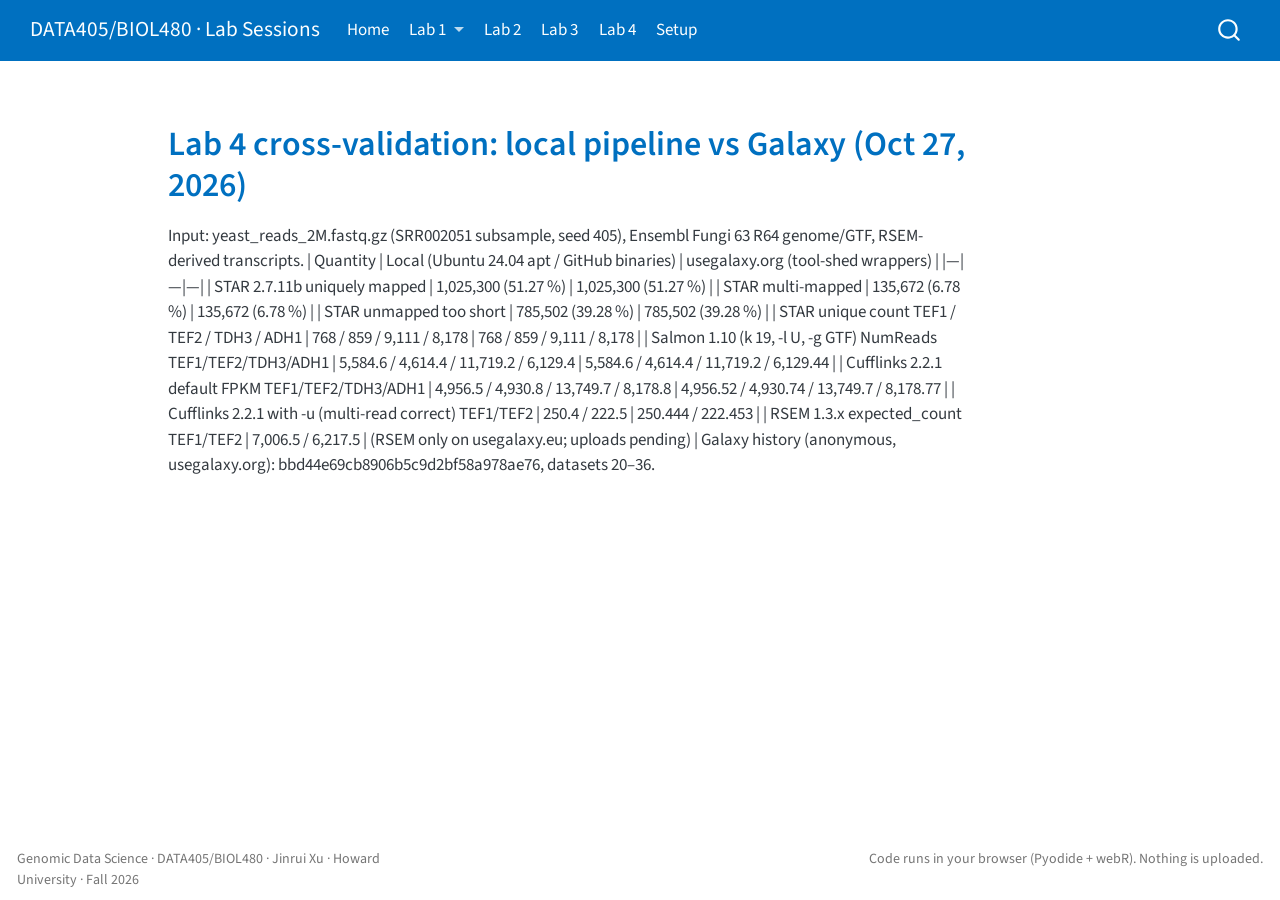
<file: docs/tools/lab4_cross_validation.html>
<!DOCTYPE html>
<html xmlns="http://www.w3.org/1999/xhtml" lang="en" xml:lang="en"><head>

<meta charset="utf-8">
<meta name="generator" content="quarto-1.7.32">

<meta name="viewport" content="width=device-width, initial-scale=1.0, user-scalable=yes">


<title>lab4_cross_validation – DATA405/BIOL480 · Lab Sessions</title>
<style>
code{white-space: pre-wrap;}
span.smallcaps{font-variant: small-caps;}
div.columns{display: flex; gap: min(4vw, 1.5em);}
div.column{flex: auto; overflow-x: auto;}
div.hanging-indent{margin-left: 1.5em; text-indent: -1.5em;}
ul.task-list{list-style: none;}
ul.task-list li input[type="checkbox"] {
  width: 0.8em;
  margin: 0 0.8em 0.2em -1em; /* quarto-specific, see https://github.com/quarto-dev/quarto-cli/issues/4556 */ 
  vertical-align: middle;
}
</style>


<script src="../site_libs/quarto-nav/quarto-nav.js"></script>
<script src="../site_libs/quarto-nav/headroom.min.js"></script>
<script src="../site_libs/clipboard/clipboard.min.js"></script>
<script src="../site_libs/quarto-search/autocomplete.umd.js"></script>
<script src="../site_libs/quarto-search/fuse.min.js"></script>
<script src="../site_libs/quarto-search/quarto-search.js"></script>
<meta name="quarto:offset" content="../">
<script src="../site_libs/quarto-html/quarto.js" type="module"></script>
<script src="../site_libs/quarto-html/tabsets/tabsets.js" type="module"></script>
<script src="../site_libs/quarto-html/popper.min.js"></script>
<script src="../site_libs/quarto-html/tippy.umd.min.js"></script>
<script src="../site_libs/quarto-html/anchor.min.js"></script>
<link href="../site_libs/quarto-html/tippy.css" rel="stylesheet">
<link href="../site_libs/quarto-html/quarto-syntax-highlighting-37eea08aefeeee20ff55810ff984fec1.css" rel="stylesheet" id="quarto-text-highlighting-styles">
<script src="../site_libs/bootstrap/bootstrap.min.js"></script>
<link href="../site_libs/bootstrap/bootstrap-icons.css" rel="stylesheet">
<link href="../site_libs/bootstrap/bootstrap-c6fe8f099a88ecabc23f33ea3dbd3323.min.css" rel="stylesheet" append-hash="true" id="quarto-bootstrap" data-mode="light">
<script src="../site_libs/quarto-contrib/live-runtime/live-runtime.js" type="module"></script>
<link href="../site_libs/quarto-contrib/live-runtime/live-runtime.css" rel="stylesheet">
<script id="quarto-search-options" type="application/json">{
  "location": "navbar",
  "copy-button": false,
  "collapse-after": 3,
  "panel-placement": "end",
  "type": "overlay",
  "limit": 50,
  "keyboard-shortcut": [
    "f",
    "/",
    "s"
  ],
  "show-item-context": false,
  "language": {
    "search-no-results-text": "No results",
    "search-matching-documents-text": "matching documents",
    "search-copy-link-title": "Copy link to search",
    "search-hide-matches-text": "Hide additional matches",
    "search-more-match-text": "more match in this document",
    "search-more-matches-text": "more matches in this document",
    "search-clear-button-title": "Clear",
    "search-text-placeholder": "",
    "search-detached-cancel-button-title": "Cancel",
    "search-submit-button-title": "Submit",
    "search-label": "Search"
  }
}</script>
<script type="module" src="../site_libs/quarto-ojs/quarto-ojs-runtime.js"></script>
<link href="../site_libs/quarto-ojs/quarto-ojs.css" rel="stylesheet">


<link rel="stylesheet" href="../styles.css">
</head>

<body class="nav-fixed quarto-light">

<div id="quarto-search-results"></div>
  <header id="quarto-header" class="headroom fixed-top">
    <nav class="navbar navbar-expand-lg " data-bs-theme="dark">
      <div class="navbar-container container-fluid">
      <div class="navbar-brand-container mx-auto">
    <a class="navbar-brand" href="../index.html">
    <span class="navbar-title">DATA405/BIOL480 · Lab Sessions</span>
    </a>
  </div>
            <div id="quarto-search" class="" title="Search"></div>
          <button class="navbar-toggler" type="button" data-bs-toggle="collapse" data-bs-target="#navbarCollapse" aria-controls="navbarCollapse" role="menu" aria-expanded="false" aria-label="Toggle navigation" onclick="if (window.quartoToggleHeadroom) { window.quartoToggleHeadroom(); }">
  <span class="navbar-toggler-icon"></span>
</button>
          <div class="collapse navbar-collapse" id="navbarCollapse">
            <ul class="navbar-nav navbar-nav-scroll me-auto">
  <li class="nav-item">
    <a class="nav-link" href="../index.html"> 
<span class="menu-text">Home</span></a>
  </li>  
  <li class="nav-item dropdown ">
    <a class="nav-link dropdown-toggle" href="#" id="nav-menu-lab-1" role="link" data-bs-toggle="dropdown" aria-expanded="false">
 <span class="menu-text">Lab 1</span>
    </a>
    <ul class="dropdown-menu" aria-labelledby="nav-menu-lab-1">    
        <li>
    <a class="dropdown-item" href="../lab1.html">
 <span class="dropdown-text">Lab 1 · Python and R on real chr22 data</span></a>
  </li>  
        <li>
    <a class="dropdown-item" href="../notes.html">
 <span class="dropdown-text">Lecture 10 notes</span></a>
  </li>  
        <li>
    <a class="dropdown-item" href="../rosetta.html">
 <span class="dropdown-text">Rosetta stone (Python ↔︎ R)</span></a>
  </li>  
        <li>
    <a class="dropdown-item" href="../stats.html">
 <span class="dropdown-text">Lecture 11 notes</span></a>
  </li>  
        <li>
    <a class="dropdown-item" href="../data.html">
 <span class="dropdown-text">Lab 1 data</span></a>
  </li>  
    </ul>
  </li>
  <li class="nav-item">
    <a class="nav-link" href="../lab2.html"> 
<span class="menu-text">Lab 2</span></a>
  </li>  
  <li class="nav-item">
    <a class="nav-link" href="../lab3.html"> 
<span class="menu-text">Lab 3</span></a>
  </li>  
  <li class="nav-item">
    <a class="nav-link" href="../lab4.html"> 
<span class="menu-text">Lab 4</span></a>
  </li>  
  <li class="nav-item">
    <a class="nav-link" href="../setup.html"> 
<span class="menu-text">Setup</span></a>
  </li>  
</ul>
          </div> <!-- /navcollapse -->
            <div class="quarto-navbar-tools">
</div>
      </div> <!-- /container-fluid -->
    </nav>
</header>
<!-- content -->
<div id="quarto-content" class="quarto-container page-columns page-rows-contents page-layout-article page-navbar">
<!-- sidebar -->
<!-- margin-sidebar -->
    <div id="quarto-margin-sidebar" class="sidebar margin-sidebar">
        <nav id="TOC" role="doc-toc" class="toc-active">
    <h2 id="toc-title">On this page</h2>
   
  <ul>
  <li><a href="#lab-4-cross-validation-local-pipeline-vs-galaxy-oct-27-2026" id="toc-lab-4-cross-validation-local-pipeline-vs-galaxy-oct-27-2026" class="nav-link active" data-scroll-target="#lab-4-cross-validation-local-pipeline-vs-galaxy-oct-27-2026">Lab 4 cross-validation: local pipeline vs Galaxy (Oct 27, 2026)</a></li>
  </ul>
</nav>
    </div>
<!-- main -->
<main class="content" id="quarto-document-content"><header id="title-block-header" class="quarto-title-block"></header>




<section id="lab-4-cross-validation-local-pipeline-vs-galaxy-oct-27-2026" class="level1">
<h1>Lab 4 cross-validation: local pipeline vs Galaxy (Oct 27, 2026)</h1>
<p>Input: yeast_reads_2M.fastq.gz (SRR002051 subsample, seed 405), Ensembl Fungi 63 R64 genome/GTF, RSEM-derived transcripts. | Quantity | Local (Ubuntu 24.04 apt / GitHub binaries) | usegalaxy.org (tool-shed wrappers) | |—|—|—| | STAR 2.7.11b uniquely mapped | 1,025,300 (51.27 %) | 1,025,300 (51.27 %) | | STAR multi-mapped | 135,672 (6.78 %) | 135,672 (6.78 %) | | STAR unmapped too short | 785,502 (39.28 %) | 785,502 (39.28 %) | | STAR unique count TEF1 / TEF2 / TDH3 / ADH1 | 768 / 859 / 9,111 / 8,178 | 768 / 859 / 9,111 / 8,178 | | Salmon 1.10 (k 19, -l U, -g GTF) NumReads TEF1/TEF2/TDH3/ADH1 | 5,584.6 / 4,614.4 / 11,719.2 / 6,129.4 | 5,584.6 / 4,614.4 / 11,719.2 / 6,129.44 | | Cufflinks 2.2.1 default FPKM TEF1/TEF2/TDH3/ADH1 | 4,956.5 / 4,930.8 / 13,749.7 / 8,178.8 | 4,956.52 / 4,930.74 / 13,749.7 / 8,178.77 | | Cufflinks 2.2.1 with -u (multi-read correct) TEF1/TEF2 | 250.4 / 222.5 | 250.444 / 222.453 | | RSEM 1.3.x expected_count TEF1/TEF2 | 7,006.5 / 6,217.5 | (RSEM only on usegalaxy.eu; uploads pending) | Galaxy history (anonymous, usegalaxy.org): bbd44e69cb8906b5c9d2bf58a978ae76, datasets 20–36.</p>


<script type="ojs-module-contents">
eyJjb250ZW50cyI6W119
</script>
<div id="exercise-loading-indicator" class="exercise-loading-indicator d-none d-flex align-items-center gap-2">
<div id="exercise-loading-status" class="d-flex gap-2">

</div>
<div class="spinner-grow spinner-grow-sm">

</div>
</div>
<script type="vfs-file">
W10=
</script>
</section>

</main> <!-- /main -->
<script>
// Language switch: show Python, R, or both columns. The choice is remembered in this browser.
(function () {
  // Pages marked "both-languages" (Lab 1) always show Python and R, with no switch.
  if (document.body.classList.contains("both-languages")) return;
  const cols = document.querySelectorAll(".two-col > div");
  if (!cols.length) return;
  cols.forEach(d => {
    const tag = d.querySelector(":scope > p > .lang-tag, :scope > .lang-tag, .lang-tag");
    if (tag && tag.classList.contains("py")) d.classList.add("col-py");
    if (tag && tag.classList.contains("r")) d.classList.add("col-r");
  });
  const bar = document.createElement("div");
  bar.className = "lang-switch";
  bar.innerHTML = '<span class="lang-switch-label">Show code in:</span>' +
    '<button type="button" data-lang="py">Python</button>' +
    '<button type="button" data-lang="r">R</button>' +
    '<button type="button" data-lang="both">Both</button>';
  const header = document.querySelector("#title-block-header") || document.querySelector("main h1");
  (header ? header : document.querySelector("main")).insertAdjacentElement(header ? "afterend" : "afterbegin", bar);
  function apply(lang) {
    document.body.classList.remove("show-py", "show-r");
    if (lang === "py") document.body.classList.add("show-py");
    if (lang === "r") document.body.classList.add("show-r");
    bar.querySelectorAll("button").forEach(b => b.classList.toggle("active", b.dataset.lang === lang));
    try { localStorage.setItem("data405-lang", lang); } catch (e) {}
    window.dispatchEvent(new Event("resize"));   // let the code editors redraw at the new width
  }
  bar.addEventListener("click", e => { if (e.target.dataset.lang) apply(e.target.dataset.lang); });
  let saved = "both";
  try { saved = localStorage.getItem("data405-lang") || "both"; } catch (e) {}
  apply(saved);
})();
</script>
<script type="ojs-module-contents">
eyJjb250ZW50cyI6W119
</script>
<script type="module">
if (window.location.protocol === "file:") { alert("The OJS runtime does not work with file:// URLs. Please use a web server to view this document."); }
window._ojs.paths.runtimeToDoc = "../../tools";
window._ojs.paths.runtimeToRoot = "../..";
window._ojs.paths.docToRoot = "..";
window._ojs.selfContained = false;
window._ojs.runtime.interpretFromScriptTags();
</script>
<script id="quarto-html-after-body" type="application/javascript">
  window.document.addEventListener("DOMContentLoaded", function (event) {
    const icon = "";
    const anchorJS = new window.AnchorJS();
    anchorJS.options = {
      placement: 'right',
      icon: icon
    };
    anchorJS.add('.anchored');
    const isCodeAnnotation = (el) => {
      for (const clz of el.classList) {
        if (clz.startsWith('code-annotation-')) {                     
          return true;
        }
      }
      return false;
    }
    const onCopySuccess = function(e) {
      // button target
      const button = e.trigger;
      // don't keep focus
      button.blur();
      // flash "checked"
      button.classList.add('code-copy-button-checked');
      var currentTitle = button.getAttribute("title");
      button.setAttribute("title", "Copied!");
      let tooltip;
      if (window.bootstrap) {
        button.setAttribute("data-bs-toggle", "tooltip");
        button.setAttribute("data-bs-placement", "left");
        button.setAttribute("data-bs-title", "Copied!");
        tooltip = new bootstrap.Tooltip(button, 
          { trigger: "manual", 
            customClass: "code-copy-button-tooltip",
            offset: [0, -8]});
        tooltip.show();    
      }
      setTimeout(function() {
        if (tooltip) {
          tooltip.hide();
          button.removeAttribute("data-bs-title");
          button.removeAttribute("data-bs-toggle");
          button.removeAttribute("data-bs-placement");
        }
        button.setAttribute("title", currentTitle);
        button.classList.remove('code-copy-button-checked');
      }, 1000);
      // clear code selection
      e.clearSelection();
    }
    const getTextToCopy = function(trigger) {
        const codeEl = trigger.previousElementSibling.cloneNode(true);
        for (const childEl of codeEl.children) {
          if (isCodeAnnotation(childEl)) {
            childEl.remove();
          }
        }
        return codeEl.innerText;
    }
    const clipboard = new window.ClipboardJS('.code-copy-button:not([data-in-quarto-modal])', {
      text: getTextToCopy
    });
    clipboard.on('success', onCopySuccess);
    if (window.document.getElementById('quarto-embedded-source-code-modal')) {
      const clipboardModal = new window.ClipboardJS('.code-copy-button[data-in-quarto-modal]', {
        text: getTextToCopy,
        container: window.document.getElementById('quarto-embedded-source-code-modal')
      });
      clipboardModal.on('success', onCopySuccess);
    }
      var localhostRegex = new RegExp(/^(?:http|https):\/\/localhost\:?[0-9]*\//);
      var mailtoRegex = new RegExp(/^mailto:/);
        var filterRegex = new RegExp('/' + window.location.host + '/');
      var isInternal = (href) => {
          return filterRegex.test(href) || localhostRegex.test(href) || mailtoRegex.test(href);
      }
      // Inspect non-navigation links and adorn them if external
     var links = window.document.querySelectorAll('a[href]:not(.nav-link):not(.navbar-brand):not(.toc-action):not(.sidebar-link):not(.sidebar-item-toggle):not(.pagination-link):not(.no-external):not([aria-hidden]):not(.dropdown-item):not(.quarto-navigation-tool):not(.about-link)');
      for (var i=0; i<links.length; i++) {
        const link = links[i];
        if (!isInternal(link.href)) {
          // undo the damage that might have been done by quarto-nav.js in the case of
          // links that we want to consider external
          if (link.dataset.originalHref !== undefined) {
            link.href = link.dataset.originalHref;
          }
        }
      }
    function tippyHover(el, contentFn, onTriggerFn, onUntriggerFn) {
      const config = {
        allowHTML: true,
        maxWidth: 500,
        delay: 100,
        arrow: false,
        appendTo: function(el) {
            return el.parentElement;
        },
        interactive: true,
        interactiveBorder: 10,
        theme: 'quarto',
        placement: 'bottom-start',
      };
      if (contentFn) {
        config.content = contentFn;
      }
      if (onTriggerFn) {
        config.onTrigger = onTriggerFn;
      }
      if (onUntriggerFn) {
        config.onUntrigger = onUntriggerFn;
      }
      window.tippy(el, config); 
    }
    const noterefs = window.document.querySelectorAll('a[role="doc-noteref"]');
    for (var i=0; i<noterefs.length; i++) {
      const ref = noterefs[i];
      tippyHover(ref, function() {
        // use id or data attribute instead here
        let href = ref.getAttribute('data-footnote-href') || ref.getAttribute('href');
        try { href = new URL(href).hash; } catch {}
        const id = href.replace(/^#\/?/, "");
        const note = window.document.getElementById(id);
        if (note) {
          return note.innerHTML;
        } else {
          return "";
        }
      });
    }
    const xrefs = window.document.querySelectorAll('a.quarto-xref');
    const processXRef = (id, note) => {
      // Strip column container classes
      const stripColumnClz = (el) => {
        el.classList.remove("page-full", "page-columns");
        if (el.children) {
          for (const child of el.children) {
            stripColumnClz(child);
          }
        }
      }
      stripColumnClz(note)
      if (id === null || id.startsWith('sec-')) {
        // Special case sections, only their first couple elements
        const container = document.createElement("div");
        if (note.children && note.children.length > 2) {
          container.appendChild(note.children[0].cloneNode(true));
          for (let i = 1; i < note.children.length; i++) {
            const child = note.children[i];
            if (child.tagName === "P" && child.innerText === "") {
              continue;
            } else {
              container.appendChild(child.cloneNode(true));
              break;
            }
          }
          if (window.Quarto?.typesetMath) {
            window.Quarto.typesetMath(container);
          }
          return container.innerHTML
        } else {
          if (window.Quarto?.typesetMath) {
            window.Quarto.typesetMath(note);
          }
          return note.innerHTML;
        }
      } else {
        // Remove any anchor links if they are present
        const anchorLink = note.querySelector('a.anchorjs-link');
        if (anchorLink) {
          anchorLink.remove();
        }
        if (window.Quarto?.typesetMath) {
          window.Quarto.typesetMath(note);
        }
        if (note.classList.contains("callout")) {
          return note.outerHTML;
        } else {
          return note.innerHTML;
        }
      }
    }
    for (var i=0; i<xrefs.length; i++) {
      const xref = xrefs[i];
      tippyHover(xref, undefined, function(instance) {
        instance.disable();
        let url = xref.getAttribute('href');
        let hash = undefined; 
        if (url.startsWith('#')) {
          hash = url;
        } else {
          try { hash = new URL(url).hash; } catch {}
        }
        if (hash) {
          const id = hash.replace(/^#\/?/, "");
          const note = window.document.getElementById(id);
          if (note !== null) {
            try {
              const html = processXRef(id, note.cloneNode(true));
              instance.setContent(html);
            } finally {
              instance.enable();
              instance.show();
            }
          } else {
            // See if we can fetch this
            fetch(url.split('#')[0])
            .then(res => res.text())
            .then(html => {
              const parser = new DOMParser();
              const htmlDoc = parser.parseFromString(html, "text/html");
              const note = htmlDoc.getElementById(id);
              if (note !== null) {
                const html = processXRef(id, note);
                instance.setContent(html);
              } 
            }).finally(() => {
              instance.enable();
              instance.show();
            });
          }
        } else {
          // See if we can fetch a full url (with no hash to target)
          // This is a special case and we should probably do some content thinning / targeting
          fetch(url)
          .then(res => res.text())
          .then(html => {
            const parser = new DOMParser();
            const htmlDoc = parser.parseFromString(html, "text/html");
            const note = htmlDoc.querySelector('main.content');
            if (note !== null) {
              // This should only happen for chapter cross references
              // (since there is no id in the URL)
              // remove the first header
              if (note.children.length > 0 && note.children[0].tagName === "HEADER") {
                note.children[0].remove();
              }
              const html = processXRef(null, note);
              instance.setContent(html);
            } 
          }).finally(() => {
            instance.enable();
            instance.show();
          });
        }
      }, function(instance) {
      });
    }
        let selectedAnnoteEl;
        const selectorForAnnotation = ( cell, annotation) => {
          let cellAttr = 'data-code-cell="' + cell + '"';
          let lineAttr = 'data-code-annotation="' +  annotation + '"';
          const selector = 'span[' + cellAttr + '][' + lineAttr + ']';
          return selector;
        }
        const selectCodeLines = (annoteEl) => {
          const doc = window.document;
          const targetCell = annoteEl.getAttribute("data-target-cell");
          const targetAnnotation = annoteEl.getAttribute("data-target-annotation");
          const annoteSpan = window.document.querySelector(selectorForAnnotation(targetCell, targetAnnotation));
          const lines = annoteSpan.getAttribute("data-code-lines").split(",");
          const lineIds = lines.map((line) => {
            return targetCell + "-" + line;
          })
          let top = null;
          let height = null;
          let parent = null;
          if (lineIds.length > 0) {
              //compute the position of the single el (top and bottom and make a div)
              const el = window.document.getElementById(lineIds[0]);
              top = el.offsetTop;
              height = el.offsetHeight;
              parent = el.parentElement.parentElement;
            if (lineIds.length > 1) {
              const lastEl = window.document.getElementById(lineIds[lineIds.length - 1]);
              const bottom = lastEl.offsetTop + lastEl.offsetHeight;
              height = bottom - top;
            }
            if (top !== null && height !== null && parent !== null) {
              // cook up a div (if necessary) and position it 
              let div = window.document.getElementById("code-annotation-line-highlight");
              if (div === null) {
                div = window.document.createElement("div");
                div.setAttribute("id", "code-annotation-line-highlight");
                div.style.position = 'absolute';
                parent.appendChild(div);
              }
              div.style.top = top - 2 + "px";
              div.style.height = height + 4 + "px";
              div.style.left = 0;
              let gutterDiv = window.document.getElementById("code-annotation-line-highlight-gutter");
              if (gutterDiv === null) {
                gutterDiv = window.document.createElement("div");
                gutterDiv.setAttribute("id", "code-annotation-line-highlight-gutter");
                gutterDiv.style.position = 'absolute';
                const codeCell = window.document.getElementById(targetCell);
                const gutter = codeCell.querySelector('.code-annotation-gutter');
                gutter.appendChild(gutterDiv);
              }
              gutterDiv.style.top = top - 2 + "px";
              gutterDiv.style.height = height + 4 + "px";
            }
            selectedAnnoteEl = annoteEl;
          }
        };
        const unselectCodeLines = () => {
          const elementsIds = ["code-annotation-line-highlight", "code-annotation-line-highlight-gutter"];
          elementsIds.forEach((elId) => {
            const div = window.document.getElementById(elId);
            if (div) {
              div.remove();
            }
          });
          selectedAnnoteEl = undefined;
        };
          // Handle positioning of the toggle
      window.addEventListener(
        "resize",
        throttle(() => {
          elRect = undefined;
          if (selectedAnnoteEl) {
            selectCodeLines(selectedAnnoteEl);
          }
        }, 10)
      );
      function throttle(fn, ms) {
      let throttle = false;
      let timer;
        return (...args) => {
          if(!throttle) { // first call gets through
              fn.apply(this, args);
              throttle = true;
          } else { // all the others get throttled
              if(timer) clearTimeout(timer); // cancel #2
              timer = setTimeout(() => {
                fn.apply(this, args);
                timer = throttle = false;
              }, ms);
          }
        };
      }
        // Attach click handler to the DT
        const annoteDls = window.document.querySelectorAll('dt[data-target-cell]');
        for (const annoteDlNode of annoteDls) {
          annoteDlNode.addEventListener('click', (event) => {
            const clickedEl = event.target;
            if (clickedEl !== selectedAnnoteEl) {
              unselectCodeLines();
              const activeEl = window.document.querySelector('dt[data-target-cell].code-annotation-active');
              if (activeEl) {
                activeEl.classList.remove('code-annotation-active');
              }
              selectCodeLines(clickedEl);
              clickedEl.classList.add('code-annotation-active');
            } else {
              // Unselect the line
              unselectCodeLines();
              clickedEl.classList.remove('code-annotation-active');
            }
          });
        }
    const findCites = (el) => {
      const parentEl = el.parentElement;
      if (parentEl) {
        const cites = parentEl.dataset.cites;
        if (cites) {
          return {
            el,
            cites: cites.split(' ')
          };
        } else {
          return findCites(el.parentElement)
        }
      } else {
        return undefined;
      }
    };
    var bibliorefs = window.document.querySelectorAll('a[role="doc-biblioref"]');
    for (var i=0; i<bibliorefs.length; i++) {
      const ref = bibliorefs[i];
      const citeInfo = findCites(ref);
      if (citeInfo) {
        tippyHover(citeInfo.el, function() {
          var popup = window.document.createElement('div');
          citeInfo.cites.forEach(function(cite) {
            var citeDiv = window.document.createElement('div');
            citeDiv.classList.add('hanging-indent');
            citeDiv.classList.add('csl-entry');
            var biblioDiv = window.document.getElementById('ref-' + cite);
            if (biblioDiv) {
              citeDiv.innerHTML = biblioDiv.innerHTML;
            }
            popup.appendChild(citeDiv);
          });
          return popup.innerHTML;
        });
      }
    }
  });
  </script>
</div> <!-- /content -->
<footer class="footer">
  <div class="nav-footer">
    <div class="nav-footer-left">
<p>Genomic Data Science · DATA405/BIOL480 · Jinrui Xu · Howard University · Fall 2026</p>
</div>   
    <div class="nav-footer-center">
      &nbsp;
    </div>
    <div class="nav-footer-right">
<p>Code runs in your browser (Pyodide + webR). Nothing is uploaded.</p>
</div>
  </div>
</footer>




</body></html>
</file>
<file: docs/site_libs/quarto-html/tippy.css>
.tippy-box[data-animation=fade][data-state=hidden]{opacity:0}[data-tippy-root]{max-width:calc(100vw - 10px)}.tippy-box{position:relative;background-color:#333;color:#fff;border-radius:4px;font-size:14px;line-height:1.4;white-space:normal;outline:0;transition-property:transform,visibility,opacity}.tippy-box[data-placement^=top]>.tippy-arrow{bottom:0}.tippy-box[data-placement^=top]>.tippy-arrow:before{bottom:-7px;left:0;border-width:8px 8px 0;border-top-color:initial;transform-origin:center top}.tippy-box[data-placement^=bottom]>.tippy-arrow{top:0}.tippy-box[data-placement^=bottom]>.tippy-arrow:before{top:-7px;left:0;border-width:0 8px 8px;border-bottom-color:initial;transform-origin:center bottom}.tippy-box[data-placement^=left]>.tippy-arrow{right:0}.tippy-box[data-placement^=left]>.tippy-arrow:before{border-width:8px 0 8px 8px;border-left-color:initial;right:-7px;transform-origin:center left}.tippy-box[data-placement^=right]>.tippy-arrow{left:0}.tippy-box[data-placement^=right]>.tippy-arrow:before{left:-7px;border-width:8px 8px 8px 0;border-right-color:initial;transform-origin:center right}.tippy-box[data-inertia][data-state=visible]{transition-timing-function:cubic-bezier(.54,1.5,.38,1.11)}.tippy-arrow{width:16px;height:16px;color:#333}.tippy-arrow:before{content:"";position:absolute;border-color:transparent;border-style:solid}.tippy-content{position:relative;padding:5px 9px;z-index:1}
</file>
<file: docs/site_libs/quarto-html/quarto-syntax-highlighting-37eea08aefeeee20ff55810ff984fec1.css>
/* quarto syntax highlight colors */
:root {
  --quarto-hl-ot-color: #003B4F;
  --quarto-hl-at-color: #657422;
  --quarto-hl-ss-color: #20794D;
  --quarto-hl-an-color: #5E5E5E;
  --quarto-hl-fu-color: #4758AB;
  --quarto-hl-st-color: #20794D;
  --quarto-hl-cf-color: #003B4F;
  --quarto-hl-op-color: #5E5E5E;
  --quarto-hl-er-color: #AD0000;
  --quarto-hl-bn-color: #AD0000;
  --quarto-hl-al-color: #AD0000;
  --quarto-hl-va-color: #111111;
  --quarto-hl-bu-color: inherit;
  --quarto-hl-ex-color: inherit;
  --quarto-hl-pp-color: #AD0000;
  --quarto-hl-in-color: #5E5E5E;
  --quarto-hl-vs-color: #20794D;
  --quarto-hl-wa-color: #5E5E5E;
  --quarto-hl-do-color: #5E5E5E;
  --quarto-hl-im-color: #00769E;
  --quarto-hl-ch-color: #20794D;
  --quarto-hl-dt-color: #AD0000;
  --quarto-hl-fl-color: #AD0000;
  --quarto-hl-co-color: #5E5E5E;
  --quarto-hl-cv-color: #5E5E5E;
  --quarto-hl-cn-color: #8f5902;
  --quarto-hl-sc-color: #5E5E5E;
  --quarto-hl-dv-color: #AD0000;
  --quarto-hl-kw-color: #003B4F;
}

/* other quarto variables */
:root {
  --quarto-font-monospace: SFMono-Regular, Menlo, Monaco, Consolas, "Liberation Mono", "Courier New", monospace;
}

/* syntax highlight based on Pandoc's rules */
pre > code.sourceCode > span {
  color: #003B4F;
}

code.sourceCode > span {
  color: #003B4F;
}

div.sourceCode,
div.sourceCode pre.sourceCode {
  color: #003B4F;
}

/* Normal */
code span {
  color: #003B4F;
}

/* Alert */
code span.al {
  color: #AD0000;
  font-style: inherit;
}

/* Annotation */
code span.an {
  color: #5E5E5E;
  font-style: inherit;
}

/* Attribute */
code span.at {
  color: #657422;
  font-style: inherit;
}

/* BaseN */
code span.bn {
  color: #AD0000;
  font-style: inherit;
}

/* BuiltIn */
code span.bu {
  font-style: inherit;
}

/* ControlFlow */
code span.cf {
  color: #003B4F;
  font-weight: bold;
  font-style: inherit;
}

/* Char */
code span.ch {
  color: #20794D;
  font-style: inherit;
}

/* Constant */
code span.cn {
  color: #8f5902;
  font-style: inherit;
}

/* Comment */
code span.co {
  color: #5E5E5E;
  font-style: inherit;
}

/* CommentVar */
code span.cv {
  color: #5E5E5E;
  font-style: italic;
}

/* Documentation */
code span.do {
  color: #5E5E5E;
  font-style: italic;
}

/* DataType */
code span.dt {
  color: #AD0000;
  font-style: inherit;
}

/* DecVal */
code span.dv {
  color: #AD0000;
  font-style: inherit;
}

/* Error */
code span.er {
  color: #AD0000;
  font-style: inherit;
}

/* Extension */
code span.ex {
  font-style: inherit;
}

/* Float */
code span.fl {
  color: #AD0000;
  font-style: inherit;
}

/* Function */
code span.fu {
  color: #4758AB;
  font-style: inherit;
}

/* Import */
code span.im {
  color: #00769E;
  font-style: inherit;
}

/* Information */
code span.in {
  color: #5E5E5E;
  font-style: inherit;
}

/* Keyword */
code span.kw {
  color: #003B4F;
  font-weight: bold;
  font-style: inherit;
}

/* Operator */
code span.op {
  color: #5E5E5E;
  font-style: inherit;
}

/* Other */
code span.ot {
  color: #003B4F;
  font-style: inherit;
}

/* Preprocessor */
code span.pp {
  color: #AD0000;
  font-style: inherit;
}

/* SpecialChar */
code span.sc {
  color: #5E5E5E;
  font-style: inherit;
}

/* SpecialString */
code span.ss {
  color: #20794D;
  font-style: inherit;
}

/* String */
code span.st {
  color: #20794D;
  font-style: inherit;
}

/* Variable */
code span.va {
  color: #111111;
  font-style: inherit;
}

/* VerbatimString */
code span.vs {
  color: #20794D;
  font-style: inherit;
}

/* Warning */
code span.wa {
  color: #5E5E5E;
  font-style: italic;
}

.prevent-inlining {
  content: "</";
}

/*# sourceMappingURL=27d3d809615f7771493d095567f04340.css.map */
</file>
<file: docs/site_libs/quarto-contrib/live-runtime/live-runtime.css>
.quarto-light{--exercise-main-color: var(--bs-body-color, var(--r-main-color, #212529));--exercise-output-color: var(--bs-black, #000000);--exercise-main-bg: var(--bs-body-bg, var(--r-background-color, #ffffff));--exercise-primary-rgb: var(--bs-primary-rgb, 13, 110, 253);--exercise-gray: var(--bs-gray-300, #dee2e6);--exercise-cap-bg: var(--bs-light-bg-subtle, #f8f8f8);--exercise-line-bg: rgba(var(--exercise-primary-rgb), .05);--exercise-line-gutter-bg: rgba(var(--exercise-primary-rgb), .1);--exercise-code-block-color: var(--quarto-scss-export-code-block-color, var(--exercise-main-color));--exercise-code-block-bg: var(--quarto-scss-export-code-block-bg, var(--exercise-main-bg))}.quarto-dark{--exercise-main-color: var(--bs-body-color, var(--r-main-color, #ffffff));--exercise-output-color: var(--bs-body-color, #ffffff);--exercise-main-bg: var(--bs-body-bg, var(--r-background-color, #222222));--exercise-primary-rgb: var(--bs-primary-rgb, 55, 90, 127);--exercise-gray: var(--bs-gray-700, #434343);--exercise-cap-bg: var(--bs-card-cap-bg, #505050);--exercise-line-bg: rgba(var(--exercise-primary-rgb), .2);--exercise-line-gutter-bg: rgba(var(--exercise-primary-rgb), .4);--exercise-code-block-color: var(--quarto-scss-export-code-block-color, var(--exercise-main-color));--exercise-code-block-bg: var(--quarto-scss-export-code-block-bg, var(--exercise-main-bg))}.webr-ojs-exercise.exercise-solution,.webr-ojs-exercise.exercise-hint{border:var(--exercise-gray) 1px solid;border-radius:5px;padding:1rem}.exercise-hint .exercise-hint,.exercise-solution .exercise-solution{border:none;padding:0}.webr-ojs-exercise.exercise-solution>.callout,.webr-ojs-exercise.exercise-hint>.callout{margin:-1rem;border:0}#exercise-loading-indicator{position:fixed;bottom:0;right:0;font-size:1.2rem;padding:.2rem .75rem;border:1px solid var(--exercise-gray);background-color:var(--exercise-cap-bg);border-top-left-radius:5px}#exercise-loading-indicator>.spinner-grow{min-width:1rem}.exercise-loading-details+.exercise-loading-details:before{content:"/ "}@media only screen and (max-width: 576px){#exercise-loading-indicator{font-size:.8rem;padding:.1rem .5rem}#exercise-loading-indicator>.spinner-grow{min-width:.66rem}#exercise-loading-indicator .gap-2{gap:.2rem!important}#exercise-loading-indicator .spinner-grow{--bs-spinner-width: .66rem;--bs-spinner-height: .66rem}}.btn.btn-exercise-editor:disabled,.btn.btn-exercise-editor.disabled,.btn-exercise-editor fieldset:disabled .btn{transition:opacity .5s}.card.exercise-editor .card-header a.btn{--bs-btn-padding-x: .5rem;--bs-btn-padding-y: .15rem;--bs-btn-font-size: .75rem}.quarto-dark .card.exercise-editor .card-header .btn.btn-outline-dark{--bs-btn-color: #f8f8f8;--bs-btn-border-color: #f8f8f8;--bs-btn-hover-color: #000;--bs-btn-hover-bg: #f8f8f8;--bs-btn-hover-border-color: #f8f8f8;--bs-btn-focus-shadow-rgb: 248, 248, 248;--bs-btn-active-color: #000;--bs-btn-active-bg: #f8f8f8;--bs-btn-active-border-color: #f8f8f8;--bs-btn-active-shadow: inset 0 3px 5px rgba(0, 0, 0, .125);--bs-btn-disabled-color: #f8f8f8;--bs-btn-disabled-bg: transparent;--bs-btn-disabled-border-color: #f8f8f8;--bs-btn-bg: transparent;--bs-gradient: none}.card.exercise-editor{--exercise-min-lines: 0;--exercise-max-lines: infinity;--exercise-font-size: var(--bs-body-font-size, 1rem)}.card.exercise-editor .card-header{padding:.5rem 1rem;background-color:var(--exercise-cap-bg);border-bottom:1px solid rgba(0,0,0,.175)}.card.exercise-editor .cm-editor{color:var(--exercise-code-block-color);background-color:var(--exercise-code-block-bg);max-height:calc(var(--exercise-max-lines) * 1.4 * var(--exercise-font-size) + 8px)}.card.exercise-editor .cm-content{caret-color:var(--exercise-code-block-color)}.card.exercise-editor .cm-cursor,.card.exercise-editor .cm-dropCursor{border-left-color:var(--exercise-code-block-color)}.card.exercise-editor .cm-focused .cm-selectionBackgroundm .cm-selectionBackground,.card.exercise-editor .cm-content ::selection{background-color:rgba(var(--exercise-primary-rgb),.1)}.card.exercise-editor .cm-activeLine{background-color:var(--exercise-line-bg)}.card.exercise-editor .cm-activeLineGutter{background-color:var(--exercise-line-gutter-bg)}.card.exercise-editor .cm-gutters{background-color:var(--exercise-cap-bg);color:var(--exercise-main-color);border-right:1px solid var(--exercise-gray)}.card.exercise-editor .cm-content,.card.exercise-editor .cm-gutter{min-height:calc(var(--exercise-min-lines) * 1.4 * var(--exercise-font-size) + 8px)}.card.exercise-editor .cm-scroller{line-height:1.4;overflow:auto}:root{--exercise-editor-hl-al: var(--quarto-hl-al-color, #AD0000);--exercise-editor-hl-an: var(--quarto-hl-an-color, #5E5E5E);--exercise-editor-hl-at: var(--quarto-hl-at-color, #657422);--exercise-editor-hl-bn: var(--quarto-hl-bn-color, #AD0000);--exercise-editor-hl-ch: var(--quarto-hl-ch-color, #20794D);--exercise-editor-hl-co: var(--quarto-hl-co-color, #5E5E5E);--exercise-editor-hl-cv: var(--quarto-hl-cv-color, #5E5E5E);--exercise-editor-hl-cn: var(--quarto-hl-cn-color, #8f5902);--exercise-editor-hl-cf: var(--quarto-hl-cf-color, #003B4F);--exercise-editor-hl-dt: var(--quarto-hl-dt-color, #AD0000);--exercise-editor-hl-dv: var(--quarto-hl-dv-color, #AD0000);--exercise-editor-hl-do: var(--quarto-hl-do-color, #5E5E5E);--exercise-editor-hl-er: var(--quarto-hl-er-color, #AD0000);--exercise-editor-hl-fl: var(--quarto-hl-fl-color, #AD0000);--exercise-editor-hl-fu: var(--quarto-hl-fu-color, #4758AB);--exercise-editor-hl-im: var(--quarto-hl-im-color, #00769E);--exercise-editor-hl-in: var(--quarto-hl-in-color, #5E5E5E);--exercise-editor-hl-kw: var(--quarto-hl-kw-color, #003B4F);--exercise-editor-hl-op: var(--quarto-hl-op-color, #5E5E5E);--exercise-editor-hl-ot: var(--quarto-hl-ot-color, #003B4F);--exercise-editor-hl-pp: var(--quarto-hl-pp-color, #AD0000);--exercise-editor-hl-sc: var(--quarto-hl-sc-color, #5E5E5E);--exercise-editor-hl-ss: var(--quarto-hl-ss-color, #20794D);--exercise-editor-hl-st: var(--quarto-hl-st-color, #20794D);--exercise-editor-hl-va: var(--quarto-hl-va-color, #111111);--exercise-editor-hl-vs: var(--quarto-hl-vs-color, #20794D);--exercise-editor-hl-wa: var(--quarto-hl-wa-color, #5E5E5E)}*[data-bs-theme=dark]{--exercise-editor-hl-al: var(--quarto-hl-al-color, #f07178);--exercise-editor-hl-an: var(--quarto-hl-an-color, #d4d0ab);--exercise-editor-hl-at: var(--quarto-hl-at-color, #00e0e0);--exercise-editor-hl-bn: var(--quarto-hl-bn-color, #d4d0ab);--exercise-editor-hl-bu: var(--quarto-hl-bu-color, #abe338);--exercise-editor-hl-ch: var(--quarto-hl-ch-color, #abe338);--exercise-editor-hl-co: var(--quarto-hl-co-color, #f8f8f2);--exercise-editor-hl-cv: var(--quarto-hl-cv-color, #ffd700);--exercise-editor-hl-cn: var(--quarto-hl-cn-color, #ffd700);--exercise-editor-hl-cf: var(--quarto-hl-cf-color, #ffa07a);--exercise-editor-hl-dt: var(--quarto-hl-dt-color, #ffa07a);--exercise-editor-hl-dv: var(--quarto-hl-dv-color, #d4d0ab);--exercise-editor-hl-do: var(--quarto-hl-do-color, #f8f8f2);--exercise-editor-hl-er: var(--quarto-hl-er-color, #f07178);--exercise-editor-hl-ex: var(--quarto-hl-ex-color, #00e0e0);--exercise-editor-hl-fl: var(--quarto-hl-fl-color, #d4d0ab);--exercise-editor-hl-fu: var(--quarto-hl-fu-color, #ffa07a);--exercise-editor-hl-im: var(--quarto-hl-im-color, #abe338);--exercise-editor-hl-in: var(--quarto-hl-in-color, #d4d0ab);--exercise-editor-hl-kw: var(--quarto-hl-kw-color, #ffa07a);--exercise-editor-hl-op: var(--quarto-hl-op-color, #ffa07a);--exercise-editor-hl-ot: var(--quarto-hl-ot-color, #00e0e0);--exercise-editor-hl-pp: var(--quarto-hl-pp-color, #dcc6e0);--exercise-editor-hl-re: var(--quarto-hl-re-color, #00e0e0);--exercise-editor-hl-sc: var(--quarto-hl-sc-color, #abe338);--exercise-editor-hl-ss: var(--quarto-hl-ss-color, #abe338);--exercise-editor-hl-st: var(--quarto-hl-st-color, #abe338);--exercise-editor-hl-va: var(--quarto-hl-va-color, #00e0e0);--exercise-editor-hl-vs: var(--quarto-hl-vs-color, #abe338);--exercise-editor-hl-wa: var(--quarto-hl-wa-color, #dcc6e0)}pre>code.sourceCode span.tok-keyword,.exercise-editor-body>.cm-editor span.tok-keyword{color:var(--exercise-editor-hl-kw)}pre>code.sourceCode span.tok-operator,.exercise-editor-body>.cm-editor span.tok-operator{color:var(--exercise-editor-hl-op)}pre>code.sourceCode span.tok-definitionOperator,.exercise-editor-body>.cm-editor span.tok-definitionOperator{color:var(--exercise-editor-hl-ot)}pre>code.sourceCode span.tok-compareOperator,.exercise-editor-body>.cm-editor span.tok-compareOperator{color:var(--exercise-editor-hl-ot)}pre>code.sourceCode span.tok-attributeName,.exercise-editor-body>.cm-editor span.tok-attributeName{color:var(--exercise-editor-hl-at)}pre>code.sourceCode span.tok-controlKeyword,.exercise-editor-body>.cm-editor span.tok-controlKeyword{color:var(--exercise-editor-hl-cf)}pre>code.sourceCode span.tok-comment,.exercise-editor-body>.cm-editor span.tok-comment{color:var(--exercise-editor-hl-co)}pre>code.sourceCode span.tok-string,.exercise-editor-body>.cm-editor span.tok-string{color:var(--exercise-editor-hl-st)}pre>code.sourceCode span.tok-string2,.exercise-editor-body>.cm-editor span.tok-string2{color:var(--exercise-editor-hl-ss)}pre>code.sourceCode span.tok-variableName,.exercise-editor-body>.cm-editor span.tok-variableName{color:var(--exercise-editor-hl-va)}pre>code.sourceCode span.tok-bool,pre>code.sourceCode span.tok-literal,pre>code.sourceCode span.tok-separator,.exercise-editor-body>.cm-editor span.tok-bool,.exercise-editor-body>.cm-editor span.tok-literal,.exercise-editor-body>.cm-editor span.tok-separator{color:var(--exercise-editor-hl-cn)}pre>code.sourceCode span.tok-bool,pre>code.sourceCode span.tok-literal,.exercise-editor-body>.cm-editor span.tok-bool,.exercise-editor-body>.cm-editor span.tok-literal{color:var(--exercise-editor-hl-cn)}pre>code.sourceCode span.tok-number,pre>code.sourceCode span.tok-integer,.exercise-editor-body>.cm-editor span.tok-number,.exercise-editor-body>.cm-editor span.tok-integer{color:var(--exercise-editor-hl-dv)}pre>code.sourceCode span.tok-function-variableName,.exercise-editor-body>.cm-editor span.tok-function-variableName{color:var(--exercise-editor-hl-fu)}pre>code.sourceCode span.tok-function-attributeName,.exercise-editor-body>.cm-editor span.tok-function-attributeName{color:var(--exercise-editor-hl-at)}div.exercise-cell-output.cell-output pre code,div.exercise-cell-output.cell-output-stdout pre code,div.exercise-cell-output.cell-output-stderr pre code{white-space:pre-wrap;word-wrap:break-word}div.exercise-cell-output.cell-output-stdout pre code,div.exercise-cell-output pre code span.cell-output-stdout{color:var(--exercise-output-color, #000000)}div.exercise-cell-output.cell-output-stderr pre code,div.exercise-cell-output pre code span.cell-output-stderr{color:var(--exercise-editor-hl-er, #AD0000)}div.cell-output-pyodide table{border:none;margin:0 auto 1em}div.cell-output-pyodide thead{border-bottom:1px solid var(--exercise-main-color)}div.cell-output-pyodide td,div.cell-output-pyodide th,div.cell-output-pyodide tr{padding:.5em;line-height:normal}div.cell-output-pyodide th{font-weight:700}div.cell-output-display canvas{background-color:#fff}.tab-pane>.exercise-tab-pane-header+div.webr-ojs-exercise{margin-top:1em}.alert .exercise-feedback p:last-child{margin-bottom:0}.alert.exercise-grade{animation-duration:.25s;animation-name:exercise-grade-slidein}@keyframes exercise-grade-slidein{0%{transform:translateY(10px);opacity:0}to{transform:translateY(0);opacity:1}}.alert.exercise-grade p:last-child{margin-bottom:0}.alert.exercise-grade pre{white-space:pre-wrap;color:inherit}.observablehq pre>code.sourceCode{white-space:pre;position:relative}.observablehq div.sourceCode{margin:1em 0!important}.observablehq pre.sourceCode{margin:0!important}@media screen{.observablehq div.sourceCode{overflow:auto}}@media print{.observablehq pre>code.sourceCode{white-space:pre-wrap}.observablehq pre>code.sourceCode>span{text-indent:-5em;padding-left:5em}}.reveal .d-none{display:none!important}.reveal .d-flex{display:flex!important}.reveal .card.exercise-editor .justify-content-between{justify-content:space-between!important}.reveal .card.exercise-editor .align-items-center{align-items:center!important}.reveal .card.exercise-editor .gap-1{gap:.25rem!important}.reveal .card.exercise-editor .gap-2{gap:.5rem!important}.reveal .card.exercise-editor .gap-3{gap:.75rem!important}.reveal .card.exercise-editor{--exercise-font-size: 1.3rem;margin:1rem 0;border:1px solid rgba(0,0,0,.175);border-radius:.375rem;font-size:var(--exercise-font-size);overflow:hidden}.reveal .card.exercise-editor .card-header{padding:.5rem 1rem;background-color:var(--exercise-cap-bg);border-bottom:1px solid rgba(0,0,0,.175)}.reveal .cell-output-webr.cell-output-display,.reveal .cell-output-pyodide.cell-output-display{text-align:center}.quarto-light .reveal .btn.btn-exercise-editor.btn-primary{--exercise-btn-bg: var(--bs-btn-bg, #0d6efd);--exercise-btn-color: var(--bs-btn-color, #ffffff);--exercise-btn-border-color: var(--bs-btn-border-color, #0d6efd);--exercise-btn-hover-border-color: var(--bs-btn-hover-border-color, #0b5ed7);--exercise-btn-hover-bg: var(--bs-btn-hover-bg, #0b5ed7);--exercise-btn-hover-color: var(--bs-btn-hover-color, #ffffff)}.quarto-dark .reveal .btn.btn-exercise-editor.btn-primary{--exercise-btn-bg: var(--bs-btn-bg, #375a7f);--exercise-btn-color: var(--bs-btn-color, #ffffff);--exercise-btn-border-color: var(--bs-btn-border-color, #375a7f);--exercise-btn-hover-border-color: var(--bs-btn-hover-border-color, #2c4866);--exercise-btn-hover-bg: var(--bs-btn-hover-bg, #2c4866);--exercise-btn-hover-color: var(--bs-btn-hover-color, #ffffff)}.quarto-light .reveal .btn.btn-exercise-editor.btn-outline-dark{--exercise-btn-bg: var(--bs-btn-bg, transparent);--exercise-btn-color: var(--bs-btn-color, #333);--exercise-btn-border-color: var(--bs-btn-border-color, #333);--exercise-btn-hover-border-color: var(--bs-btn-hover-border-color, #333);--exercise-btn-hover-bg: var(--bs-btn-hover-bg, #333);--exercise-btn-hover-color: var(--bs-btn-hover-color, #ffffff)}.quarto-dark .reveal .btn.btn-exercise-editor.btn-outline-dark{--exercise-btn-bg: var(--bs-btn-bg, transparent);--exercise-btn-color: var(--bs-btn-color, #f8f8f8);--exercise-btn-border-color: var(--bs-btn-border-color, #f8f8f8);--exercise-btn-hover-border-color: var(--bs-btn-hover-border-color, #f8f8f8);--exercise-btn-hover-bg: var(--bs-btn-hover-bg, #f8f8f8);--exercise-btn-hover-color: var(--bs-btn-hover-color, #000000)}@media only screen and (max-width: 576px){:not(.reveal) .card-header .btn-exercise-editor>.btn-label-exercise-editor{max-width:0px;margin-left:-4px;overflow:hidden;transition:max-width .2s ease-in,margin-left .05s ease-out .2s}:not(.reveal) .card-header .btn-exercise-editor:hover>.btn-label-exercise-editor{position:inherit;max-width:80px;margin-left:0;transition:max-width .2s ease-out .05s,margin-left .05s ease-in}}.reveal .card.exercise-editor .btn-group{border-radius:.375rem;position:relative;display:inline-flex;vertical-align:middle}.reveal .card.exercise-editor .btn-group>.btn{position:relative;flex:1 1 auto}.reveal .card.exercise-editor .btn-group>:not(.btn-check:first-child)+.btn,.reveal .card.exercise-editor .btn-group>.btn-group:not(:first-child){margin-left:-1px}.reveal .card.exercise-editor .btn-group>.btn:not(:last-child):not(.dropdown-toggle),.reveal .card.exercise-editor .btn-group>.btn.dropdown-toggle-split:first-child,.reveal .card.exercise-editor .btn-group>.btn-group:not(:last-child)>.btn{border-top-right-radius:0;border-bottom-right-radius:0}.reveal .card.exercise-editor .btn-group>.btn:nth-child(n+3),.reveal .card.exercise-editor .btn-group>:not(.btn-check)+.btn,.reveal .card.exercise-editor .btn-group>.btn-group:not(:first-child)>.btn{border-top-left-radius:0;border-bottom-left-radius:0}.reveal .btn.btn-exercise-editor{display:inline-block;padding:.25rem .5rem;font-size:1rem;color:var(--exercise-btn-color);background-color:var(--exercise-btn-bg);text-align:center;text-decoration:none;vertical-align:middle;cursor:pointer;user-select:none;border:1px solid var(--exercise-btn-border-color);border-radius:.375rem;transition:color .15s ease-in-out,background-color .15s ease-in-out,border-color .15s ease-in-out,box-shadow .15s ease-in-out}.reveal .btn.btn-exercise-editor:hover{color:var(--exercise-btn-hover-color);background-color:var(--exercise-btn-hover-bg);border-color:var(--exercise-btn-hover-border-color)}.reveal .btn.btn-exercise-editor:disabled,.reveal .btn.btn-exercise-editor.disabled,.reveal .btn-exercise-editor fieldset:disabled .btn{pointer-events:none;opacity:.65}.reveal .card.exercise-editor .spinner-grow{background-color:currentcolor;opacity:0;display:inline-block;width:1.5rem;height:1.5rem;vertical-align:-.125em;border-radius:50%;animation:.75s linear infinite spinner-grow}.reveal .cell-output-container pre code{overflow:auto;max-height:initial}.reveal .alert.exercise-grade{font-size:.55em;position:relative;padding:1rem;margin:1rem 0;border-radius:.25rem;color:var(--exercise-alert-color);background-color:var(--exercise-alert-bg);border:1px solid var(--exercise-alert-border-color)}.reveal .alert.exercise-grade .alert-link{font-weight:700;color:var(--exercise-alert-link-color)}.quarto-light .reveal .exercise-grade.alert-info{--exercise-alert-color: #055160;--exercise-alert-bg: #cff4fc;--exercise-alert-border-color: #9eeaf9;--exercise-alert-link-color: #055160}.quarto-light .reveal .exercise-grade.alert-success{--exercise-alert-color: #0a3622;--exercise-alert-bg: #d1e7dd;--exercise-alert-border-color: #a3cfbb;--exercise-alert-link-color: #0a3622}.quarto-light .reveal .exercise-grade.alert-warning{--exercise-alert-color: #664d03;--exercise-alert-bg: #fff3cd;--exercise-alert-border-color: #ffe69c;--exercise-alert-link-color: #664d03}.quarto-light .reveal .exercise-grade.alert-danger{--exercise-alert-color: #58151c;--exercise-alert-bg: #f8d7da;--exercise-alert-border-color: #f1aeb5;--exercise-alert-link-color: #58151c}.quarto-dark .reveal .exercise-grade.alert-info{--exercise-alert-color: #ffffff;--exercise-alert-bg: #3498db;--exercise-alert-border-color: #3498db;--exercise-alert-link-color: #ffffff}.quarto-dark .reveal .exercise-grade.alert-success{--exercise-alert-color: #ffffff;--exercise-alert-bg: #00bc8c;--exercise-alert-border-color: #00bc8c;--exercise-alert-link-color: #ffffff}.quarto-dark .reveal .exercise-grade.alert-warning{--exercise-alert-color: #ffffff;--exercise-alert-bg: #f39c12;--exercise-alert-border-color: #f39c12;--exercise-alert-link-color: #ffffff}.quarto-dark .reveal .exercise-grade.alert-danger{--exercise-alert-color: #ffffff;--exercise-alert-bg: #e74c3c;--exercise-alert-border-color: #e74c3c;--exercise-alert-link-color: #ffffff}
</file>
<file: docs/site_libs/quarto-ojs/quarto-ojs.css>
span.ojs-inline span div {
  display: inline-block;
}

/* add some breathing room between display outputs and text especially */
div.cell + section,
div.cell + h1,
div.cell + h2,
div.cell + h3,
div.cell + h4,
div.cell + h5,
div.cell + h6,
div.cell + p {
  margin-top: 1rem;
}

div[nodetype="declaration"]:not([data-output="all"])
  div.observablehq:not(observablehq--error) {
  display: none;
}

/* mimic bootstrap behavior which is always correct in observablehq outputs */
.observablehq a:not([href]):not([class]),
.observablehq a:not([href]):not([class]):hover {
  color: inherit;
  text-decoration: none;
}

.observablehq .observablehq--inspect {
  --code-fallback: Consolas, monaco, monospace;
  font-family: var(--bs-font-monospace, var(--code-fallback));
  font-size: 0.8em;
}

.observablehq--field {
  margin-left: 1rem;
}

.observablehq--caret {
  margin-right: 2px;
  vertical-align: baseline;
}

.observablehq--collapsed,
.observablehq--expanded.observablehq--inspect a {
  cursor: pointer;
}

/* classes directly from observable's runtime */
.observablehq--key,
.observablehq--index {
  color: var(--quarto-hl-dt-color);
}

.observablehq--string {
  color: var(--quarto-hl-st-color);
}

.observablehq--bigint,
.observablehq--date,
.observablehq--number,
.observablehq--regexp,
.observablehq--symbol {
  color: var(--quarto-hl-dv-color);
}

.observablehq--null,
.observablehq--boolean,
.observablehq--undefined,
.observablehq--keyword {
  color: var(--quarto-hl-kw-color);
}

/* In addition, their import statements specifically come highlighted by hljs.
   (probably some legacy feature of theirs?) We handle those here as well. 

   Just to be on the safe side, we select on observable's 'md-pre'
   class as well, in case someone else uses hljs and wishes to put
   their own highlighting.

   TODO Note that to make our highlighting consistent, we're
   overriding the "im" class to present like a keyword. I should make
   sure this looks right everywhere, but I don't know how to test it
   comprehensively.
*/

code.javascript span.im {
  color: var(--quarto-hl-kw-color);
}

pre.observablehq--md-pre span.hljs-keyword {
  color: var(--quarto-hl-kw-color);
}

pre.observablehq--md-pre span.hljs-string {
  color: var(--quarto-hl-st-color);
}

pre.observablehq--md-pre .span.hljs-date,
pre.observablehq--md-pre .span.hljs-number,
pre.observablehq--md-pre .span.hljs-regexp,
pre.observablehq--md-pre .span.hljs-symbol {
  color: var(--quarto-hl-dv-color);
}

/* Other general niceties, but it's possible that we should do this on a page-by-page basis */

input {
  vertical-align: middle;
}

input[type="radio"],
input[type="checkbox"] {
  margin: 0px 0px 3px 0px;
}

.observable-in-a-box-waiting-for-module-import {
  visibility: hidden;
}

/* play nicely w/ sidebar layout */
.panel-sidebar .observablehq > form[class^="oi-"] {
  flex-wrap: wrap !important;
}

/* likely that this only makes sense with bootstrap. TODO check with charles */
.observablehq table {
  font-size: 0.9em !important;
}

.quarto-ojs-hide {
  display: none;
}

.quarto-ojs-error-pinpoint {
  border-bottom: 2px dotted #e51400;
  font-weight: 700;
  cursor: pointer;
}

code span.quarto-ojs-error-pinpoint {
  color: inherit;
}

.observablehq--error .observablehq--inspect {
  font-size: 0.875em !important;
}

.observablehq--error .callout {
  margin-bottom: 0;
  margin-top: 0;
}

/* this counteracts the negative margin which observablehq uses in their tables at runtime */
.quarto-ojs-table-fixup {
  padding-left: 14px;
}

div.observablehq input[type="date"] {
  border-style: solid;
  padding: 0.8em 0.5em 0.8em 0.5em;
  border-color: rgba(220, 220, 220, 0.3);
}
</file>
<file: docs/styles.css>
/* DATA405 site — white background, blue titles (matches the lecture decks) */
h1, h2 { color: #0070C0; }
h3 { color: #005A9C; }
.two-col { display: grid; grid-template-columns: 1fr 1fr; gap: 1rem; }
@media (max-width: 800px) { .two-col { grid-template-columns: 1fr; } }
.lang-tag { display: inline-block; font-size: 0.75rem; font-weight: 700; padding: 0.1rem 0.5rem; border-radius: 0.5rem; color: white; margin-bottom: 0.25rem; }
.py { background: #3572A5; }
.r  { background: #198CE7; }
.checkpoint { border-left: 4px solid #E97132; background: #FFF6EF; padding: 0.6rem 1rem; margin: 1rem 0; }
.checkpoint::before { content: "Checkpoint"; font-weight: 700; color: #E97132; display: block; }
.yourturn { border-left: 4px solid #7030A0; background: #F7F2FB; padding: 0.6rem 1rem; margin: 1rem 0; }
.yourturn::before { content: "Your turn"; font-weight: 700; color: #7030A0; display: block; }
.trap { border-left: 4px solid #C00000; background: #FFF2F2; padding: 0.6rem 1rem; margin: 1rem 0; }
.trap::before { content: "Trap"; font-weight: 700; color: #C00000; display: block; }
code { font-size: 0.95em; }
.A { color: #00A651; font-weight: 700; } .C { color: #0070C0; font-weight: 700; }
.G { color: #E97132; font-weight: 700; } .T { color: #C00000; font-weight: 700; }
table.rosetta td { vertical-align: top; }
table.rosetta code { white-space: pre; }

/* Two-column code pages: keep code inside its column; no "On this page" list anywhere */
.two-col { grid-template-columns: minmax(0, 1fr) minmax(0, 1fr); }
.two-col > div { min-width: 0; }
@media (max-width: 800px) { .two-col { grid-template-columns: minmax(0, 1fr); } }
#quarto-margin-sidebar { display: none !important; }
@media (min-width: 801px) {
  body:has(.two-col) #quarto-content.page-columns { display: block; max-width: 1500px; margin-left: auto; margin-right: auto; padding: 0 1.5rem; }
}

/* Language switch (lang-switch.html): show Python, R, or both */
.lang-switch { display: flex; flex-wrap: wrap; align-items: center; gap: 0.4rem; margin: 0.5rem 0 1.2rem; padding: 0.5rem 0.75rem; border: 1px solid #cfe2f3; border-radius: 0.4rem; background: #f3f8fd; }
.lang-switch-label { font-weight: 600; margin-right: 0.3rem; }
.lang-switch button { border: 1px solid #0070C0; background: #fff; color: #0070C0; border-radius: 0.3rem; padding: 0.15rem 0.8rem; font-size: 0.9rem; cursor: pointer; }
.lang-switch button.active { background: #0070C0; color: #fff; }
body.show-py .two-col > .col-r, body.show-r .two-col > .col-py { display: none; }
body.show-py .two-col, body.show-r .two-col { grid-template-columns: minmax(0, 1fr); }
</file>
